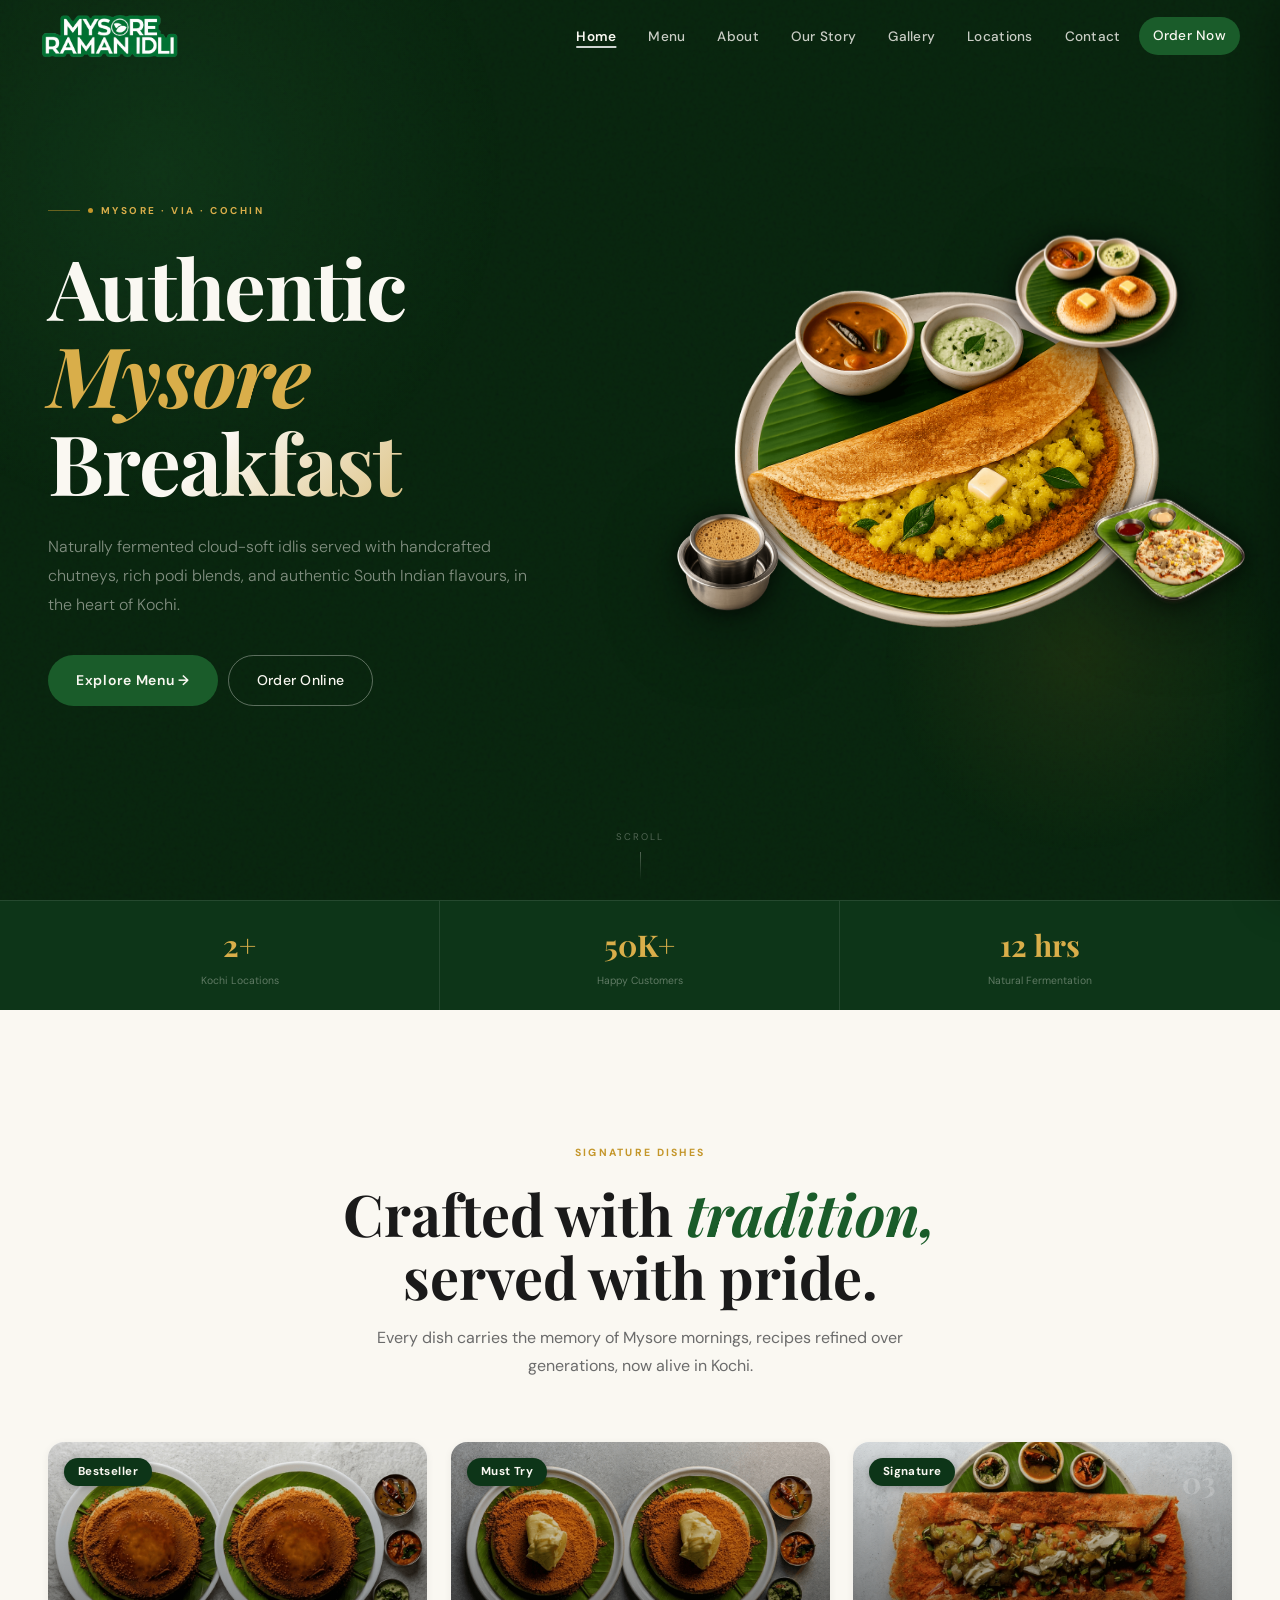
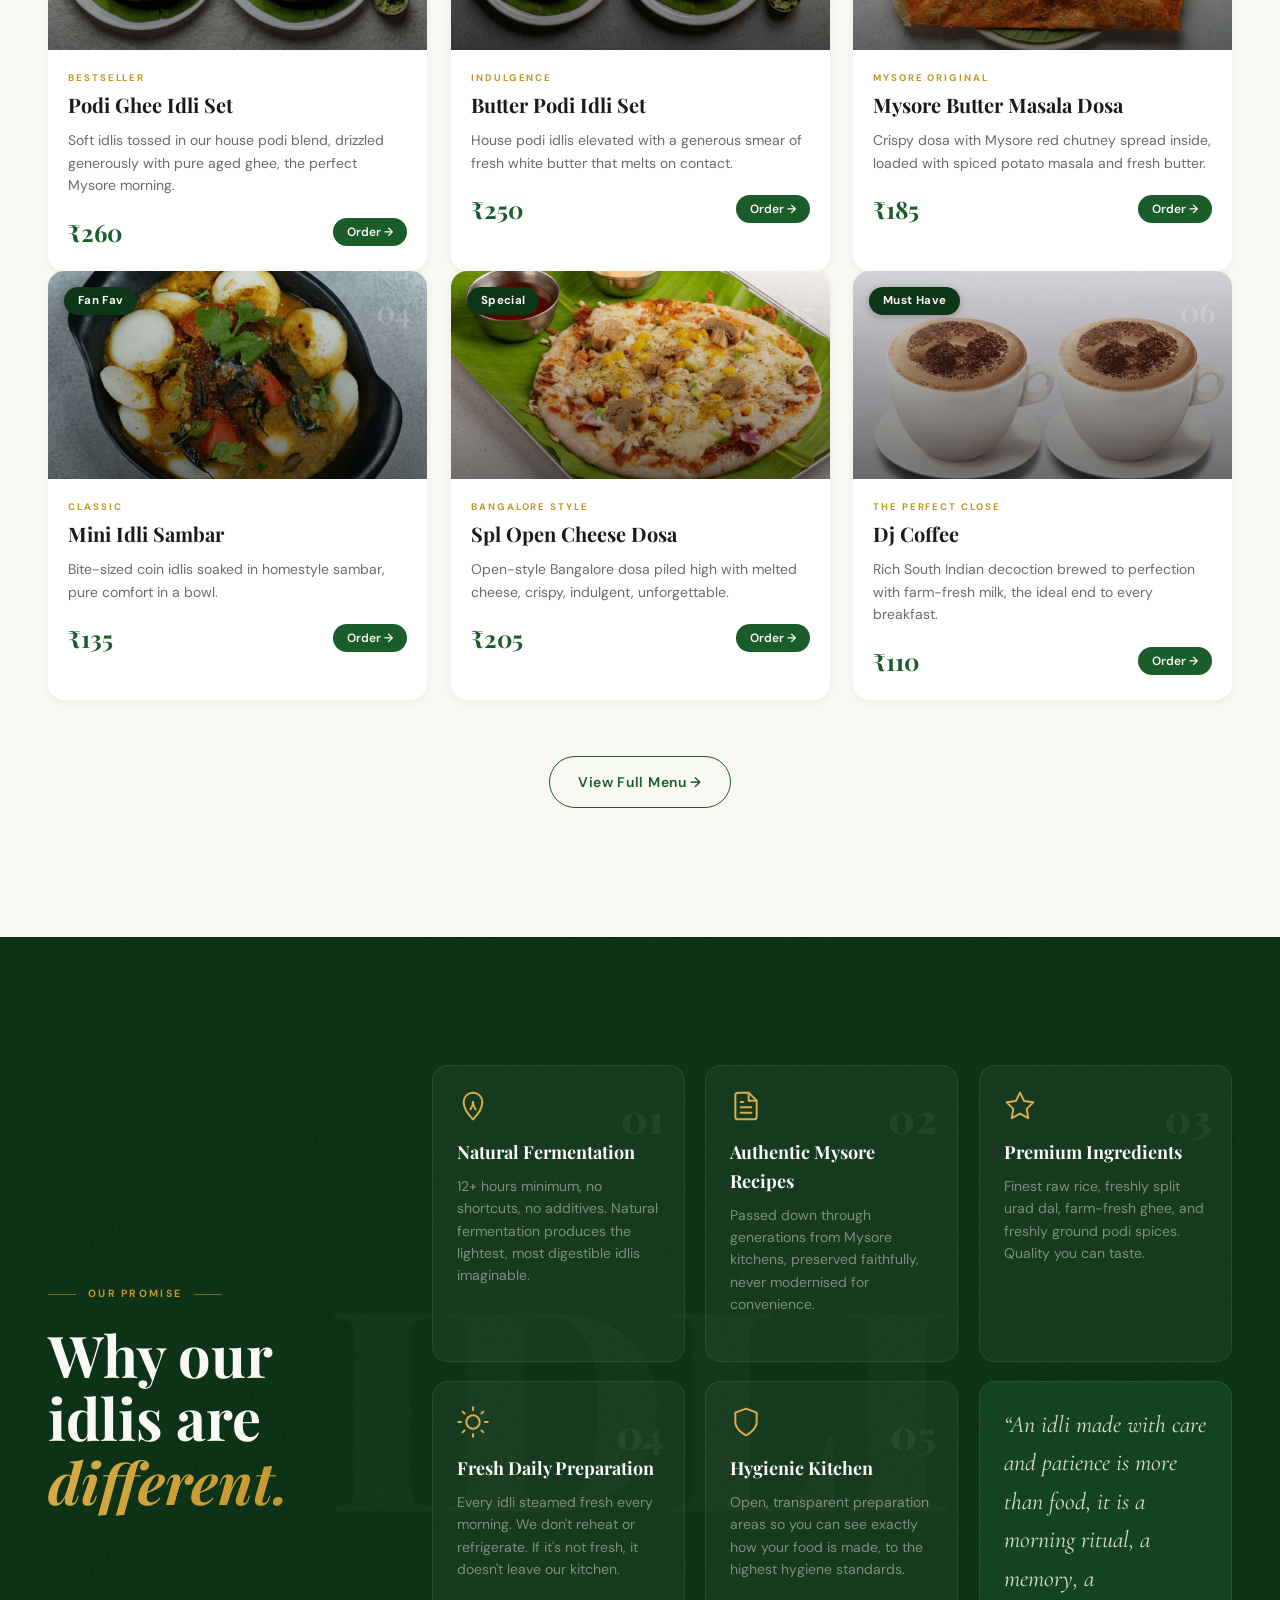
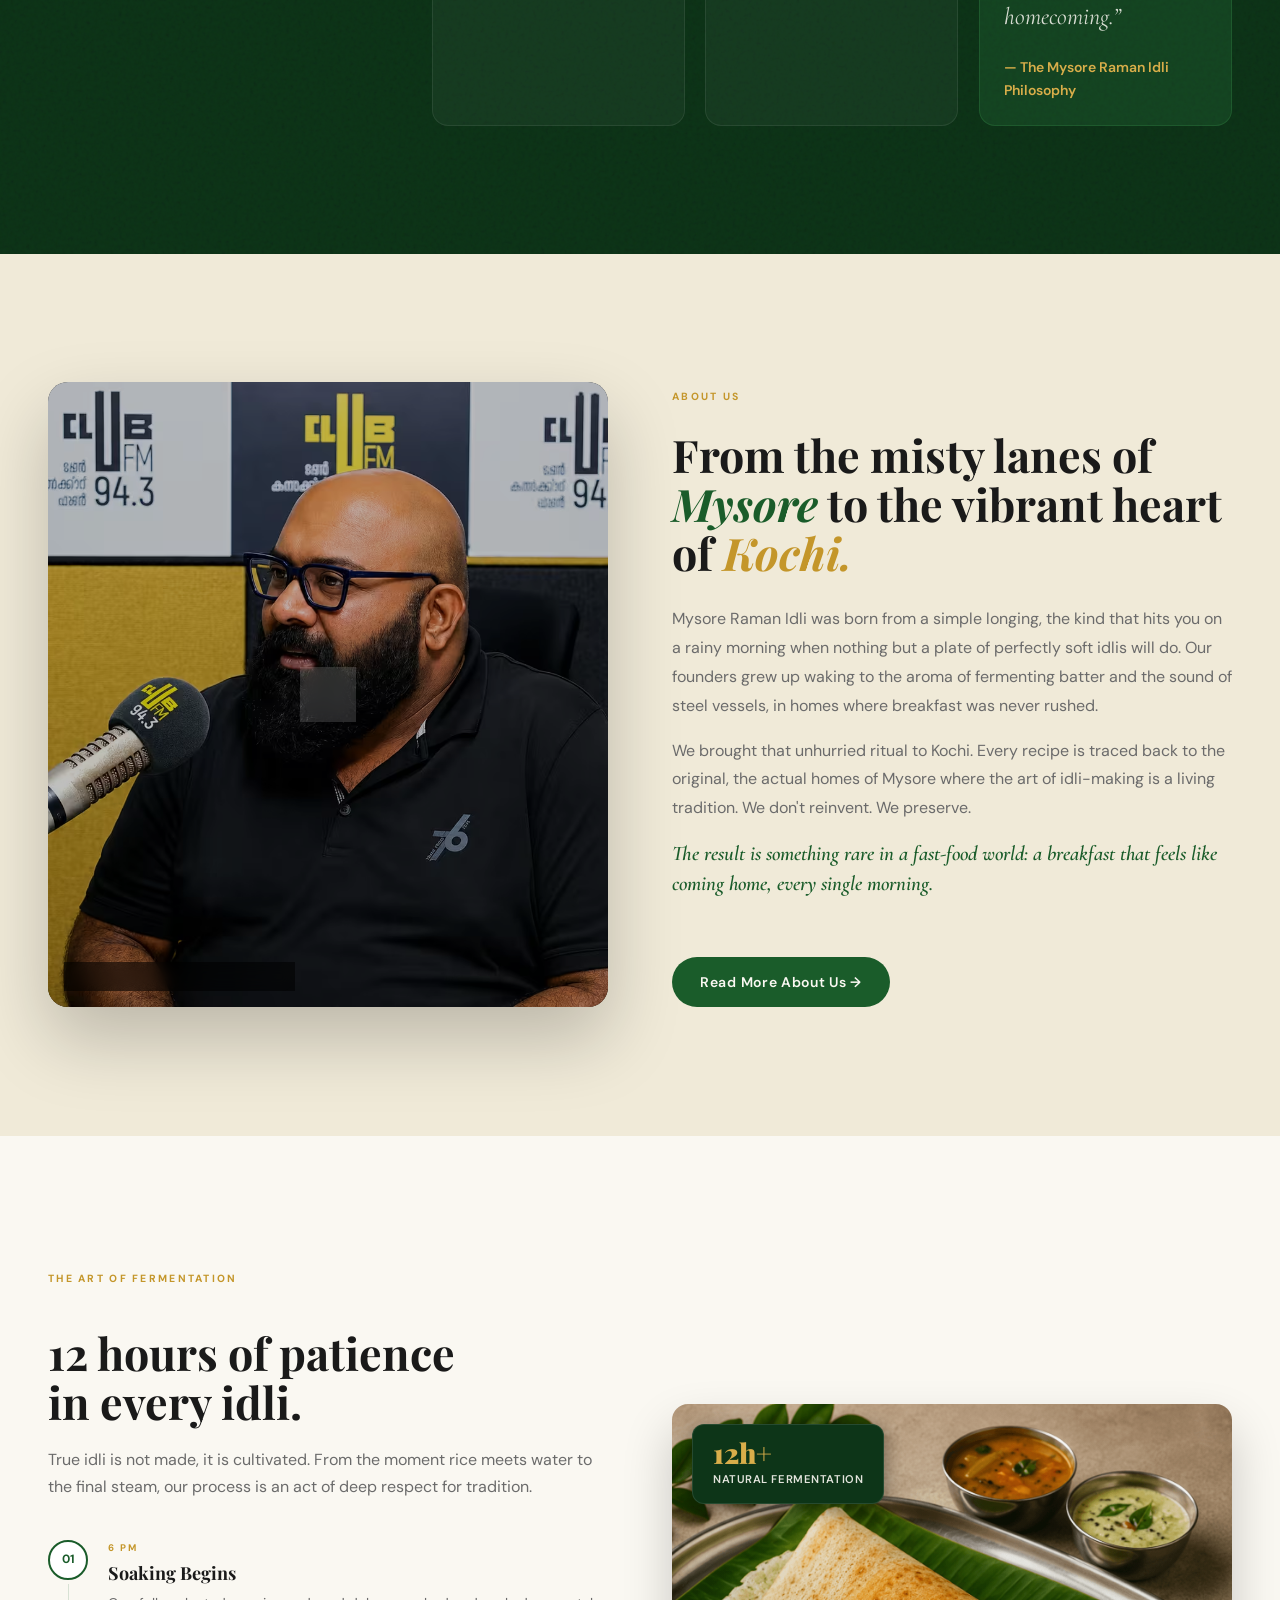
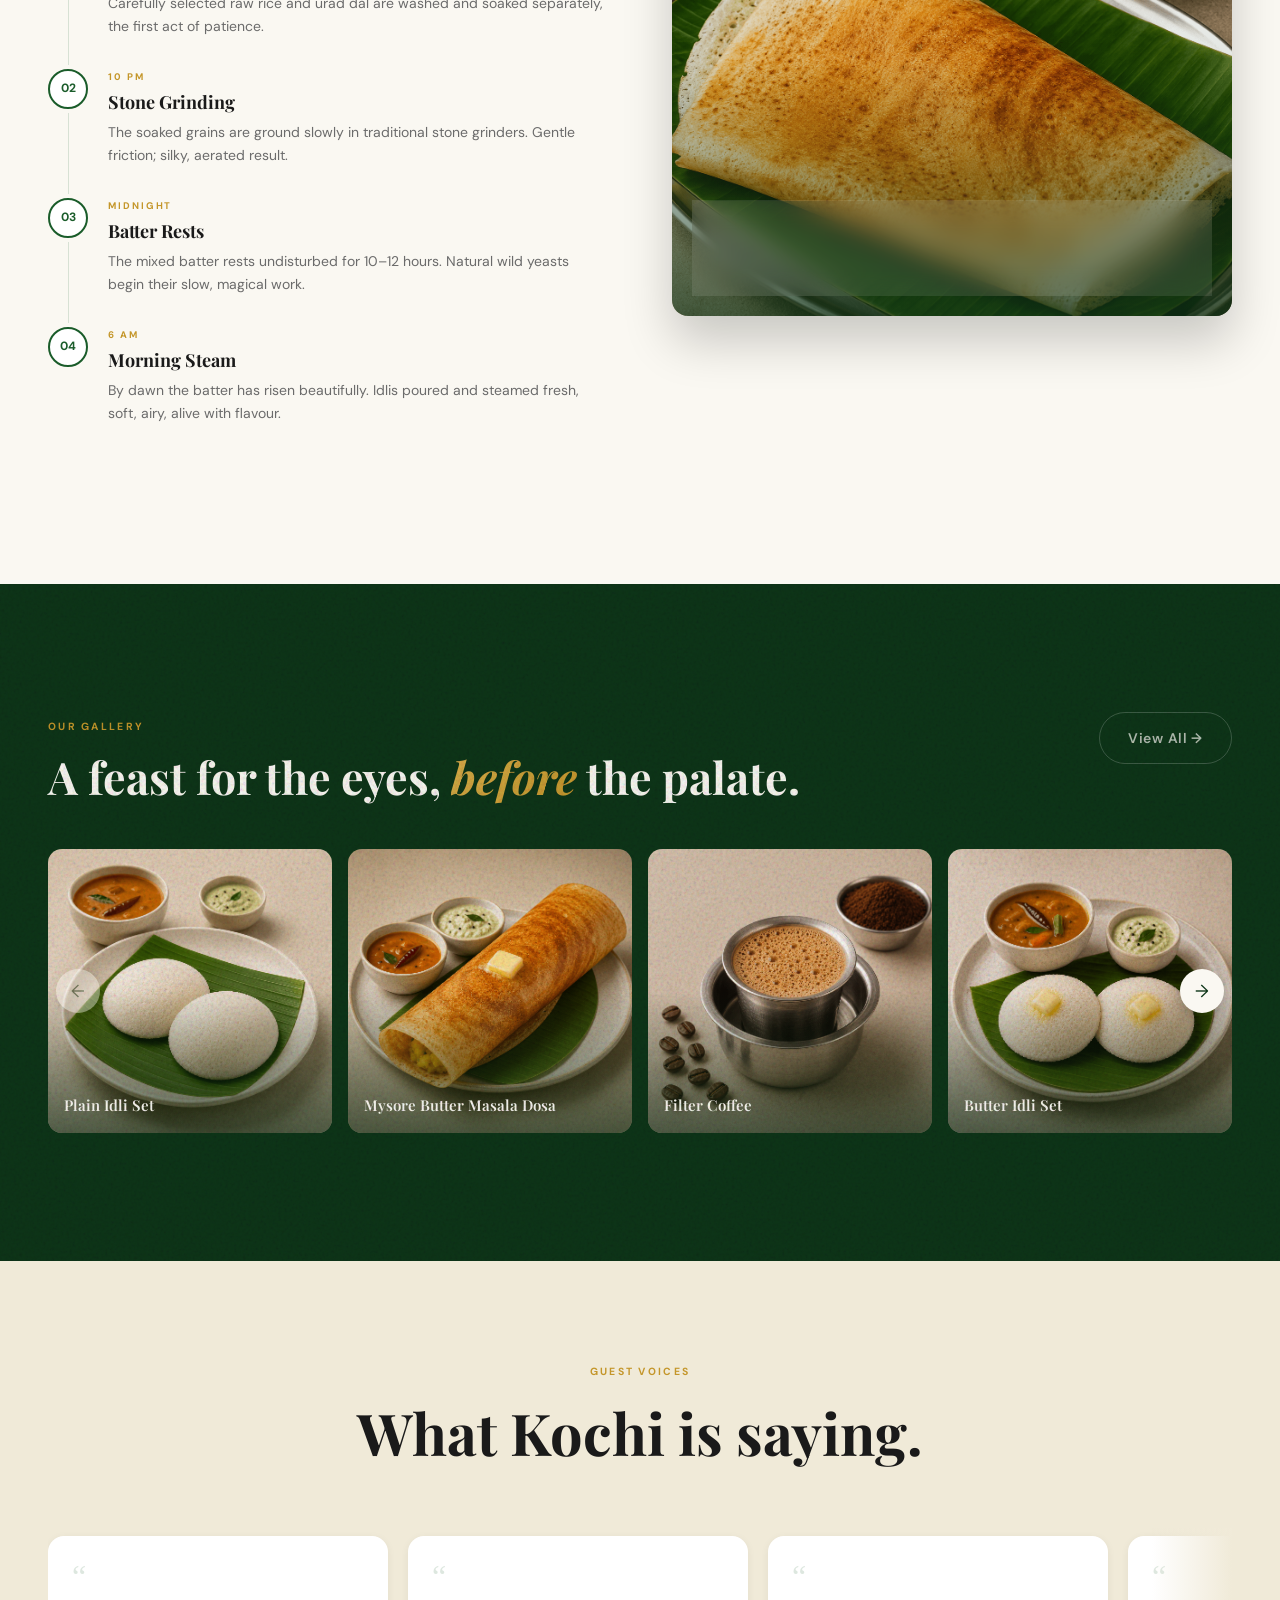
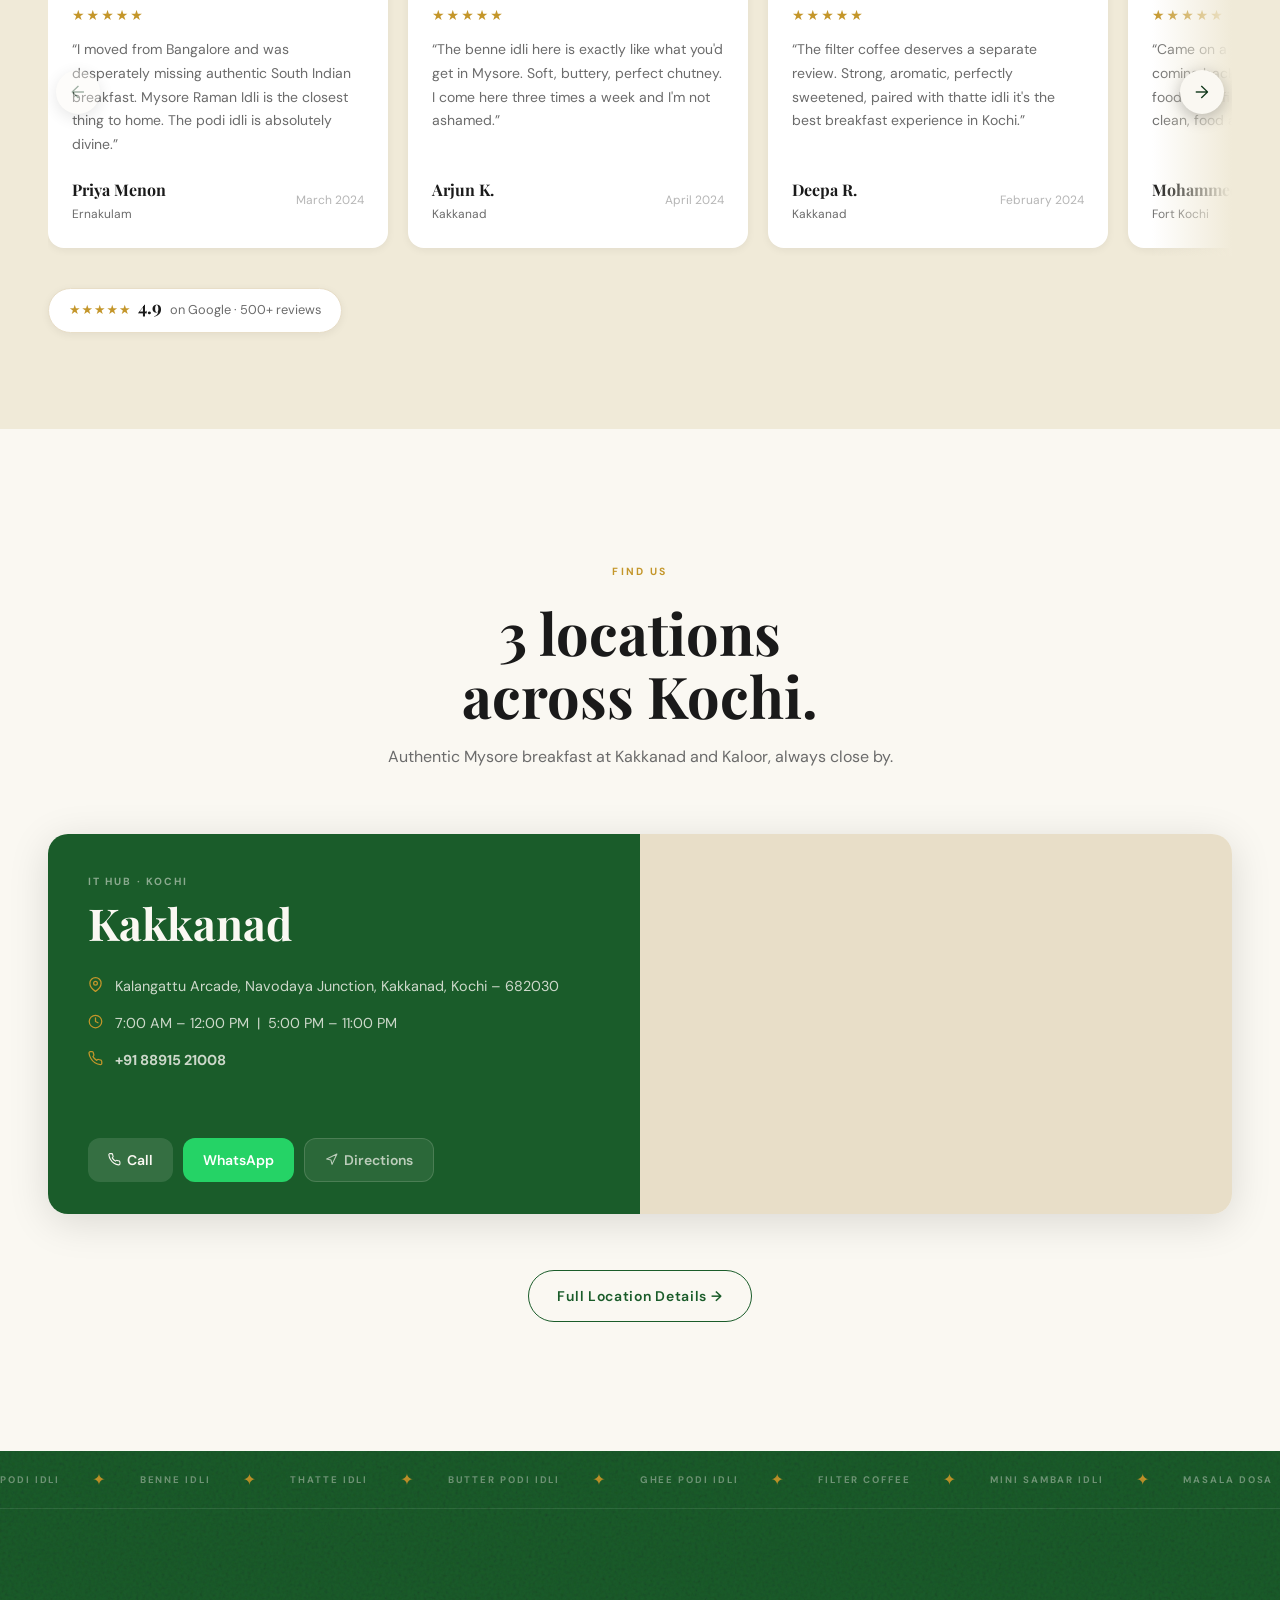
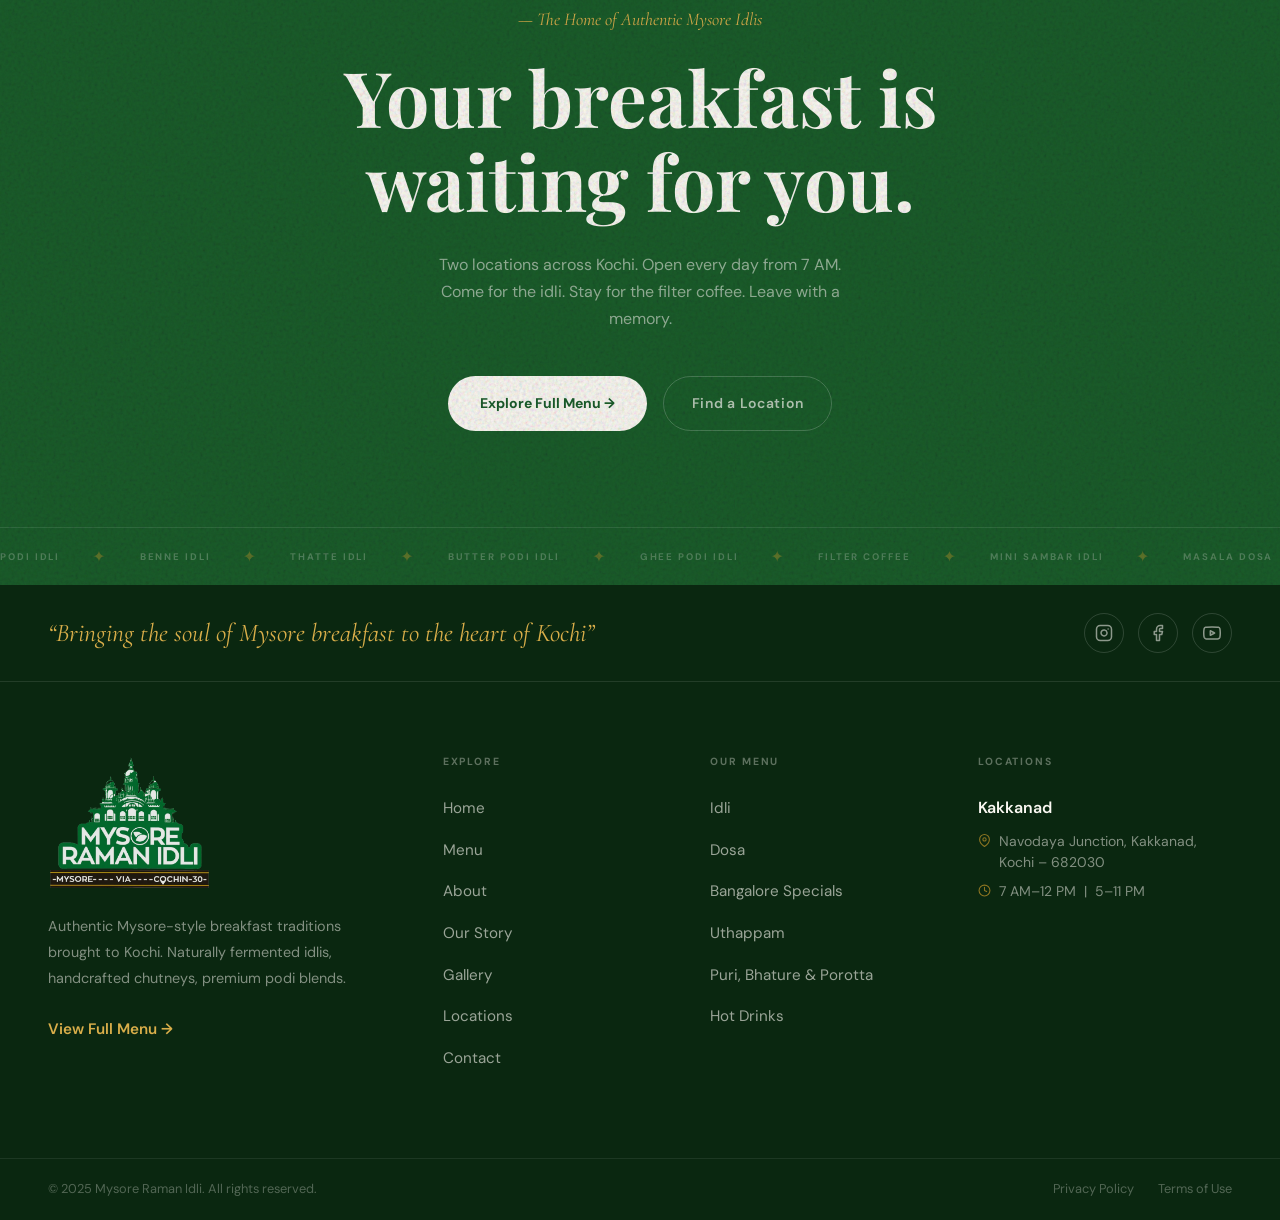
<file: docs/index.html>
<!DOCTYPE html>
<html lang="en">
<head>
  <meta charset="UTF-8" />
  <meta name="viewport" content="width=device-width, initial-scale=1.0" />
  <title>Mysore Raman Idli — Authentic Mysore Breakfast in Kochi</title>
  <meta name="description" content="Naturally fermented cloud-soft idlis served with handcrafted chutneys, rich podi blends, and authentic South Indian flavours, in the heart of Kochi." />
  <!-- Open Graph -->
  <meta property="og:type" content="website" />
  <meta property="og:url" content="https://kiranmrkmr.github.io/mysoreramanidli/" />
  <meta property="og:title" content="Mysore Raman Idli, Authentic Mysore Breakfast in Kochi" />
  <meta property="og:description" content="Naturally fermented cloud-soft idlis served with handcrafted chutneys, rich podi blends, and authentic South Indian flavours, in the heart of Kochi." />
  <meta property="og:image" content="https://kiranmrkmr.github.io/mysoreramanidli/images/og-image.jpg" />
  <meta property="og:image:width" content="1200" />
  <meta property="og:image:height" content="630" />
  <!-- Twitter Card -->
  <meta name="twitter:card" content="summary_large_image" />
  <meta name="twitter:title" content="Mysore Raman Idli, Authentic Mysore Breakfast in Kochi" />
  <meta name="twitter:description" content="Naturally fermented cloud-soft idlis served with handcrafted chutneys, rich podi blends, and authentic South Indian flavours, in the heart of Kochi." />
  <meta name="twitter:image" content="https://kiranmrkmr.github.io/mysoreramanidli/images/og-image.jpg" />
  <link rel="icon" href="images/favicon.png" type="image/png" />
  <link rel="stylesheet" href="css/new-styles.css" />
</head>
<body>

<!-- ===== PAGE LOADER ===== -->
<div class="page-loader" id="pageLoader">
  <img src="images/mri-full-logo.png" alt="Mysore Raman Idli" class="page-loader-logo" />
</div>

<!-- ===== NAVBAR ===== -->
<nav class="navbar" id="navbar">
  <div class="nav-inner">
    <a class="nav-logo" href="index.html">
      <img src="images/mri-text-only-logo.png" alt="Mysore Raman Idli" />
    </a>
    <ul class="nav-links">
      <li><a href="index.html" class="active">Home</a></li>
      <li><a href="menu.html">Menu</a></li>
      <li><a href="about.html">About</a></li>
      <li><a href="story.html">Our Story</a></li>
      <li><a href="gallery.html">Gallery</a></li>
      <li><a href="locations.html">Locations</a></li>
      <li><a href="contact.html">Contact</a></li>
      <li><a href="menu.html" class="nav-order">Order Now</a></li>
    </ul>
    <button class="hamburger" aria-label="Toggle menu">
      <span></span><span></span><span></span>
    </button>
  </div>

</nav>
<div class="nav-overlay"></div>
<nav class="nav-drawer">
  <a href="index.html" class="active">Home</a>
  <a href="menu.html">Menu</a>
  <a href="about.html">About</a>
  <a href="story.html">Our Story</a>
  <a href="gallery.html">Gallery</a>
  <a href="locations.html">Locations</a>
  <a href="contact.html">Contact</a>
  <a href="menu.html" class="nav-drawer-order">Order Now</a>
</nav>


<main>

<!-- ===== HERO ===== -->
<section class="hero grain">
  <video class="hero-video-bg" autoplay muted loop playsinline preload="none" aria-hidden="true">
    <source src="images/hero-video.mp4" type="video/mp4" />
  </video>
  <div class="hero-video-overlay"></div>
  <div class="hero-blobs">
    <div class="hero-blob-1"></div>
    <div class="hero-blob-2"></div>
  </div>

  <div class="hero-split container-xl">
    <!-- Left: text -->
    <div class="hero-left">
      <div class="hero-eyebrow">
        <span class="hero-eyebrow-line"></span>
        <span class="hero-eyebrow-dot"></span>
        <span>Mysore · Via · Cochin</span>
      </div>
      <h1 class="hero-headline">
        <span class="hero-hl-line">Authentic</span>
        <span class="hero-hl-line hero-hl-italic">Mysore</span>
        <span class="hero-hl-line text-gradient">Breakfast</span>
      </h1>
      <p class="hero-sub-text">Naturally fermented cloud-soft idlis served with handcrafted chutneys, rich podi blends, and authentic South Indian flavours, in the heart of Kochi.</p>
      <div class="hero-btns">
        <a href="menu.html" class="btn-green">Explore Menu &rarr;</a>
        <a href="https://wa.me/919876543210" target="_blank" rel="noopener noreferrer" class="btn-outline-cream">Order Online</a>
      </div>
    </div>

    <!-- Right: food cutout -->
    <div class="hero-right">
      <div class="hero-img-wrap">
        <img src="images/hero-transparent-1.png" alt="Mysore Breakfast" class="hero-main-img hero-cutout" />
        <div class="hero-accent hero-accent-1">
          <img src="images/hero-transparent-02.png" alt="Idli" />
        </div>
        <div class="hero-accent hero-accent-2">
          <img src="images/hero-transparent-03.png" alt="Coffee" />
        </div>
        <div class="hero-accent hero-accent-3">
          <img src="images/hero-transparent-04.png" alt="Chutney" />
        </div>
      </div>
    </div>
  </div>

  <!-- Scroll cue -->
  <div class="hero-scroll">
    <span class="hero-scroll-label">Scroll</span>
    <div class="hero-scroll-line"></div>
  </div>

</section>

<!-- Stats bar (below 100vh hero) -->
<div class="hero-stats">
  <div class="hero-stats-grid">
    <div class="hero-stat">
      <span class="hero-stat-val">2+</span>
      <span class="hero-stat-label">Kochi Locations</span>
    </div>
    <div class="hero-stat">
      <span class="hero-stat-val">50K+</span>
      <span class="hero-stat-label">Happy Customers</span>
    </div>
    <div class="hero-stat">
      <span class="hero-stat-val">12 hrs</span>
      <span class="hero-stat-label">Natural Fermentation</span>
    </div>
  </div>
</div>

<!-- ===== SIGNATURE DISHES ===== -->
<section class="dishes-section">
  <div class="container-xl">
    <div class="section-header reveal">
      <div class="section-label justify-center" style="justify-content:center;margin-bottom:1.25rem;">Signature Dishes</div>
      <h2>Crafted with <em style="font-style:italic;color:var(--forest-green);">tradition,</em><br class="hidden-sm" /> served with pride.</h2>
      <p>Every dish carries the memory of Mysore mornings, recipes refined over generations, now alive in Kochi.</p>
    </div>

    <div class="dishes-grid">
      <!-- Dish 01 -->
      <article class="dish-card reveal" data-delay="0">
        <div class="dish-img-wrap">
          <img src="images/001.png" alt="Podi Ghee Idli Set" loading="lazy" />
          <div class="dish-img-overlay"></div>
          <span class="dish-badge">Bestseller</span>
          <span class="dish-num">01</span>
        </div>
        <div class="dish-body">
          <p class="dish-tag">Bestseller</p>
          <h3 class="dish-name">Podi Ghee Idli Set</h3>
          <p class="dish-desc">Soft idlis tossed in our house podi blend, drizzled generously with pure aged ghee, the perfect Mysore morning.</p>
          <div class="dish-footer">
            <span class="dish-price">&#8377;260</span>
            <button class="dish-order" data-dish data-name="Podi Ghee Idli Set" data-price="260">Order &rarr;</button>
          </div>
        </div>
      </article>
      <!-- Dish 02 -->
      <article class="dish-card reveal" data-delay="0.12">
        <div class="dish-img-wrap">
          <img src="images/002.png" alt="Butter Podi Idli Set" loading="lazy" />
          <div class="dish-img-overlay"></div>
          <span class="dish-badge">Must Try</span>
          <span class="dish-num">02</span>
        </div>
        <div class="dish-body">
          <p class="dish-tag">Indulgence</p>
          <h3 class="dish-name">Butter Podi Idli Set</h3>
          <p class="dish-desc">House podi idlis elevated with a generous smear of fresh white butter that melts on contact.</p>
          <div class="dish-footer">
            <span class="dish-price">&#8377;250</span>
            <button class="dish-order" data-dish data-name="Butter Podi Idli Set" data-price="250">Order &rarr;</button>
          </div>
        </div>
      </article>
      <!-- Dish 03 -->
      <article class="dish-card reveal" data-delay="0.24">
        <div class="dish-img-wrap">
          <img src="images/003.png" alt="Mysore Butter Masala Dosa" loading="lazy" />
          <div class="dish-img-overlay"></div>
          <span class="dish-badge">Signature</span>
          <span class="dish-num">03</span>
        </div>
        <div class="dish-body">
          <p class="dish-tag">Mysore Original</p>
          <h3 class="dish-name">Mysore Butter Masala Dosa</h3>
          <p class="dish-desc">Crispy dosa with Mysore red chutney spread inside, loaded with spiced potato masala and fresh butter.</p>
          <div class="dish-footer">
            <span class="dish-price">&#8377;185</span>
            <button class="dish-order" data-dish data-name="Mysore Butter Masala Dosa" data-price="185">Order &rarr;</button>
          </div>
        </div>
      </article>
    </div>
    <!-- Mobile-only CTA after 3 cards -->
    <div class="dishes-mobile-cta">
      <a href="menu.html" class="btn-outline-green">View Full Menu &rarr;</a>
    </div>
    <div class="dishes-grid dishes-grid-extra">
      <!-- Dish 04 -->
      <article class="dish-card reveal" data-delay="0">
        <div class="dish-img-wrap">
          <img src="images/004.png" alt="Mini Idli Sambar" loading="lazy" />
          <div class="dish-img-overlay"></div>
          <span class="dish-badge">Fan Fav</span>
          <span class="dish-num">04</span>
        </div>
        <div class="dish-body">
          <p class="dish-tag">Classic</p>
          <h3 class="dish-name">Mini Idli Sambar</h3>
          <p class="dish-desc">Bite-sized coin idlis soaked in homestyle sambar, pure comfort in a bowl.</p>
          <div class="dish-footer">
            <span class="dish-price">&#8377;135</span>
            <button class="dish-order" data-dish data-name="Mini Idli Sambar" data-price="135">Order &rarr;</button>
          </div>
        </div>
      </article>
      <!-- Dish 05 -->
      <article class="dish-card reveal" data-delay="0.12">
        <div class="dish-img-wrap">
          <img src="images/005.png" alt="Spl Open Cheese Dosa" loading="lazy" />
          <div class="dish-img-overlay"></div>
          <span class="dish-badge">Special</span>
          <span class="dish-num">05</span>
        </div>
        <div class="dish-body">
          <p class="dish-tag">Bangalore Style</p>
          <h3 class="dish-name">Spl Open Cheese Dosa</h3>
          <p class="dish-desc">Open-style Bangalore dosa piled high with melted cheese, crispy, indulgent, unforgettable.</p>
          <div class="dish-footer">
            <span class="dish-price">&#8377;205</span>
            <button class="dish-order" data-dish data-name="Spl Open Cheese Dosa" data-price="205">Order &rarr;</button>
          </div>
        </div>
      </article>
      <!-- Dish 06 -->
      <article class="dish-card reveal" data-delay="0.24">
        <div class="dish-img-wrap">
          <img src="images/006.png" alt="Dj Coffee" loading="lazy" />
          <div class="dish-img-overlay"></div>
          <span class="dish-badge">Must Have</span>
          <span class="dish-num">06</span>
        </div>
        <div class="dish-body">
          <p class="dish-tag">The Perfect Close</p>
          <h3 class="dish-name">Dj Coffee</h3>
          <p class="dish-desc">Rich South Indian decoction brewed to perfection with farm-fresh milk, the ideal end to every breakfast.</p>
          <div class="dish-footer">
            <span class="dish-price">&#8377;110</span>
            <button class="dish-order" data-dish data-name="Dj Coffee" data-price="110">Order &rarr;</button>
          </div>
        </div>
      </article>
    </div><!-- /.dishes-grid-extra -->

    <div class="section-cta reveal">
      <a href="menu.html" class="btn-outline-green">View Full Menu &rarr;</a>
    </div>
  </div>
</section>

<!-- ===== WHY DIFFERENT ===== -->
<section class="why-section grain">
  <div class="why-watermark"><span>IDLI</span></div>
  <div class="container-xl" style="position:relative;z-index:2;">
    <div class="why-layout">
      <div class="why-intro reveal">
        <div class="section-label" style="margin-bottom:1.25rem;">
          <span class="section-label-line"></span> Our Promise <span class="section-label-line"></span>
        </div>
        <h2>Why our idlis are <span class="text-gradient-gold" style="font-style:italic;">different.</span></h2>
      </div>

    <div class="pillars-grid">
      <div class="pillar-card reveal" data-delay="0">
        <span class="pillar-num">01</span>
        <div class="pillar-icon"><svg xmlns="http://www.w3.org/2000/svg" viewBox="0 0 24 24" fill="none" stroke="currentColor" stroke-width="1.5" stroke-linecap="round" stroke-linejoin="round"><path d="M12 22c-4-4-7-9-7-13a7 7 0 0 1 14 0c0 4-3 9-7 13z"/><path d="M12 9c0 3-2 5.5-2 5.5"/><path d="M12 9c0 3 2 5.5 2 5.5"/></svg></div>
        <h3 class="pillar-title">Natural Fermentation</h3>
        <p class="pillar-desc">12+ hours minimum, no shortcuts, no additives. Natural fermentation produces the lightest, most digestible idlis imaginable.</p>
        <div class="pillar-line"></div>
      </div>
      <div class="pillar-card reveal" data-delay="0.09">
        <span class="pillar-num">02</span>
        <div class="pillar-icon"><svg xmlns="http://www.w3.org/2000/svg" viewBox="0 0 24 24" fill="none" stroke="currentColor" stroke-width="1.5" stroke-linecap="round" stroke-linejoin="round"><path d="M14 2H6a2 2 0 0 0-2 2v16a2 2 0 0 0 2 2h12a2 2 0 0 0 2-2V8z"/><polyline points="14 2 14 8 20 8"/><line x1="8" y1="13" x2="16" y2="13"/><line x1="8" y1="17" x2="16" y2="17"/><line x1="8" y1="9" x2="10" y2="9"/></svg></div>
        <h3 class="pillar-title">Authentic Mysore Recipes</h3>
        <p class="pillar-desc">Passed down through generations from Mysore kitchens, preserved faithfully, never modernised for convenience.</p>
        <div class="pillar-line"></div>
      </div>
      <div class="pillar-card reveal" data-delay="0.18">
        <span class="pillar-num">03</span>
        <div class="pillar-icon"><svg xmlns="http://www.w3.org/2000/svg" viewBox="0 0 24 24" fill="none" stroke="currentColor" stroke-width="1.5" stroke-linecap="round" stroke-linejoin="round"><polygon points="12 2 15.09 8.26 22 9.27 17 14.14 18.18 21.02 12 17.77 5.82 21.02 7 14.14 2 9.27 8.91 8.26 12 2"/></svg></div>
        <h3 class="pillar-title">Premium Ingredients</h3>
        <p class="pillar-desc">Finest raw rice, freshly split urad dal, farm-fresh ghee, and freshly ground podi spices. Quality you can taste.</p>
        <div class="pillar-line"></div>
      </div>
      <div class="pillar-card reveal" data-delay="0.27">
        <span class="pillar-num">04</span>
        <div class="pillar-icon"><svg xmlns="http://www.w3.org/2000/svg" viewBox="0 0 24 24" fill="none" stroke="currentColor" stroke-width="1.5" stroke-linecap="round" stroke-linejoin="round"><circle cx="12" cy="12" r="5"/><line x1="12" y1="1" x2="12" y2="3"/><line x1="12" y1="21" x2="12" y2="23"/><line x1="4.22" y1="4.22" x2="5.64" y2="5.64"/><line x1="18.36" y1="18.36" x2="19.78" y2="19.78"/><line x1="1" y1="12" x2="3" y2="12"/><line x1="21" y1="12" x2="23" y2="12"/><line x1="4.22" y1="19.78" x2="5.64" y2="18.36"/><line x1="18.36" y1="5.64" x2="19.78" y2="4.22"/></svg></div>
        <h3 class="pillar-title">Fresh Daily Preparation</h3>
        <p class="pillar-desc">Every idli steamed fresh every morning. We don't reheat or refrigerate. If it's not fresh, it doesn't leave our kitchen.</p>
        <div class="pillar-line"></div>
      </div>
      <div class="pillar-card reveal" data-delay="0.36">
        <span class="pillar-num">05</span>
        <div class="pillar-icon"><svg xmlns="http://www.w3.org/2000/svg" viewBox="0 0 24 24" fill="none" stroke="currentColor" stroke-width="1.5" stroke-linecap="round" stroke-linejoin="round"><path d="M12 22s8-4 8-10V5l-8-3-8 3v7c0 6 8 10 8 10z"/></svg></div>
        <h3 class="pillar-title">Hygienic Kitchen</h3>
        <p class="pillar-desc">Open, transparent preparation areas so you can see exactly how your food is made, to the highest hygiene standards.</p>
        <div class="pillar-line"></div>
      </div>
      <div class="quote-card reveal" data-delay="0.45">
        <blockquote>&ldquo;An idli made with care and patience is more than food, it is a morning ritual, a memory, a homecoming.&rdquo;</blockquote>
        <p class="quote-author">— The Mysore Raman Idli Philosophy</p>
      </div>
    </div>
    </div><!-- end why-layout -->
  </div>
</section>

<!-- ===== BRAND STORY ===== -->
<section class="story-section">
  <div class="container-xl">
    <div class="story-grid">
      <div class="story-video-wrap reveal-left" id="homeVideoWrap">
        <video
          id="homeVideo"
          class="home-story-video"
          src="images/home-interview.mp4"
          preload="none"
          playsinline
          poster="images/sandeep-poster.avif"
        ></video>
        <div class="svp-overlay state-idle" id="homeVideoOverlay">
          <button class="svp-btn" id="homeVideoBtn" aria-label="Play video">
            <svg class="svp-icon-play" width="28" height="28" viewBox="0 0 24 24" fill="currentColor"><polygon points="5,3 19,12 5,21"/></svg>
            <svg class="svp-icon-pause" width="28" height="28" viewBox="0 0 24 24" fill="currentColor"><rect x="5" y="3" width="4" height="18" rx="1"/><rect x="15" y="3" width="4" height="18" rx="1"/></svg>
          </button>
        </div>
        <div class="home-video-tag" id="homeVideoTag">
          <svg width="14" height="14" viewBox="0 0 24 24" fill="none" stroke="currentColor" stroke-width="2" stroke-linecap="round" stroke-linejoin="round"><circle cx="12" cy="12" r="10"/><polyline points="12 6 12 12 16 14"/></svg>
          Sandeep's story, in his own words
        </div>
        <a href="story.html#ch-video" class="home-video-fullbtn" id="homeVideoFullBtn">
          <svg width="13" height="13" viewBox="0 0 24 24" fill="none" stroke="currentColor" stroke-width="2.5" stroke-linecap="round" stroke-linejoin="round"><polygon points="5,3 19,12 5,21"/></svg>
          View full story video
        </a>
      </div>
      <div class="story-text reveal">
        <div class="section-label" style="margin-bottom:1.5rem;">About Us</div>
        <h2>From the misty lanes of <span class="mysore">Mysore</span> to the vibrant heart of <span class="kochi">Kochi.</span></h2>
        <p>Mysore Raman Idli was born from a simple longing, the kind that hits you on a rainy morning when nothing but a plate of perfectly soft idlis will do. Our founders grew up waking to the aroma of fermenting batter and the sound of steel vessels, in homes where breakfast was never rushed.</p>
        <p>We brought that unhurried ritual to Kochi. Every recipe is traced back to the original, the actual homes of Mysore where the art of idli-making is a living tradition. We don't reinvent. We preserve.</p>
        <p class="accent-text">The result is something rare in a fast-food world: a breakfast that feels like coming home, every single morning.</p>
        <br />
        <a href="about.html" class="btn-green" style="margin-top:1rem;">Read More About Us &rarr;</a>
      </div>
    </div>
  </div>
</section>

<!-- ===== FERMENTATION ===== -->
<section class="ferm-section">
  <div class="container-xl">
    <div class="ferm-grid">
      <!-- Text / Steps -->
      <div>
        <div class="reveal">
          <div class="section-label" style="margin-bottom:1.5rem;">The Art of Fermentation</div>
          <h2 class="ferm-title">12 hours of patience<br />in every idli.</h2>
          <p class="ferm-subtitle">True idli is not made, it is cultivated. From the moment rice meets water to the final steam, our process is an act of deep respect for tradition.</p>
        </div>

        <div class="ferm-step reveal" data-delay="0">
          <div class="ferm-step-connector">
            <div class="ferm-step-dot">01</div>
            <div class="ferm-step-line"></div>
          </div>
          <div class="ferm-step-content">
            <p class="ferm-step-time">6 PM</p>
            <h4 class="ferm-step-title">Soaking Begins</h4>
            <p class="ferm-step-desc">Carefully selected raw rice and urad dal are washed and soaked separately, the first act of patience.</p>
          </div>
        </div>

        <div class="ferm-step reveal" data-delay="0.1">
          <div class="ferm-step-connector">
            <div class="ferm-step-dot">02</div>
            <div class="ferm-step-line"></div>
          </div>
          <div class="ferm-step-content">
            <p class="ferm-step-time">10 PM</p>
            <h4 class="ferm-step-title">Stone Grinding</h4>
            <p class="ferm-step-desc">The soaked grains are ground slowly in traditional stone grinders. Gentle friction; silky, aerated result.</p>
          </div>
        </div>

        <div class="ferm-step reveal" data-delay="0.2">
          <div class="ferm-step-connector">
            <div class="ferm-step-dot">03</div>
            <div class="ferm-step-line"></div>
          </div>
          <div class="ferm-step-content">
            <p class="ferm-step-time">Midnight</p>
            <h4 class="ferm-step-title">Batter Rests</h4>
            <p class="ferm-step-desc">The mixed batter rests undisturbed for 10–12 hours. Natural wild yeasts begin their slow, magical work.</p>
          </div>
        </div>

        <div class="ferm-step reveal" data-delay="0.3">
          <div class="ferm-step-connector">
            <div class="ferm-step-dot">04</div>
          </div>
          <div class="ferm-step-content">
            <p class="ferm-step-time">6 AM</p>
            <h4 class="ferm-step-title">Morning Steam</h4>
            <p class="ferm-step-desc">By dawn the batter has risen beautifully. Idlis poured and steamed fresh, soft, airy, alive with flavour.</p>
          </div>
        </div>
      </div>

      <!-- Image -->
      <div class="ferm-img-wrap reveal-right">
        <div class="ferm-img-shadow"></div>
        <div class="ferm-img">
          <img src="images/ferm-img.png" alt="Dosa preparation" loading="lazy" />
          <div class="ferm-img-overlay"></div>
          <div class="ferm-img-quote">
            <p>&ldquo;Fermentation is the original slow food. It cannot be rushed, only respected.&rdquo;</p>
          </div>
        </div>
        <div class="ferm-badge">
          <p>12h+</p>
          <p>Natural Fermentation</p>
        </div>
      </div>
    </div>
  </div>
</section>

<!-- ===== GALLERY PREVIEW ===== -->
<section class="gallery-preview-section grain">
  <div class="container-xl">
    <div class="gallery-preview-header reveal">
      <div>
        <div class="section-label" style="margin-bottom:1rem;">Our Gallery</div>
        <h2>A feast for the eyes, <span class="text-gradient-gold" style="font-style:italic;">before</span> the palate.</h2>
      </div>
      <a href="gallery.html" class="btn-outline-dark" style="flex-shrink:0;">View All &rarr;</a>
    </div>

    <div class="gallery-carousel-wrap">
      <div class="gallery-carousel" id="galleryCarousel">
        <div class="gallery-carousel-item">
          <img src="images/ChatGPT Image Jun 1, 2026, 07_07_04 PM.png" alt="Plain Idli Set" loading="lazy" />
          <div class="gallery-item-overlay"><span class="gallery-item-label">Plain Idli Set</span></div>
        </div>
        <div class="gallery-carousel-item">
          <img src="images/ChatGPT Image Jun 1, 2026, 07_08_29 PM.png" alt="Mysore Butter Masala Dosa" loading="lazy" />
          <div class="gallery-item-overlay"><span class="gallery-item-label">Mysore Butter Masala Dosa</span></div>
        </div>
        <div class="gallery-carousel-item">
          <img src="images/ChatGPT Image Jun 1, 2026, 07_13_20 PM.png" alt="Filter Coffee" loading="lazy" />
          <div class="gallery-item-overlay"><span class="gallery-item-label">Filter Coffee</span></div>
        </div>
        <div class="gallery-carousel-item">
          <img src="images/ChatGPT Image Jun 1, 2026, 07_17_31 PM.png" alt="Butter Idli Set" loading="lazy" />
          <div class="gallery-item-overlay"><span class="gallery-item-label">Butter Idli Set</span></div>
        </div>
        <div class="gallery-carousel-item">
          <img src="images/ChatGPT Image Jun 1, 2026, 07_19_37 PM.png" alt="Masala Dosa" loading="lazy" />
          <div class="gallery-item-overlay"><span class="gallery-item-label">Masala Dosa</span></div>
        </div>
        <div class="gallery-carousel-item">
          <img src="images/ChatGPT Image Jun 1, 2026, 07_22_59 PM.png" alt="Podi Ghee Idli" loading="lazy" />
          <div class="gallery-item-overlay"><span class="gallery-item-label">Podi Ghee Idli</span></div>
        </div>
        <div class="gallery-carousel-item">
          <img src="images/ChatGPT Image Jun 1, 2026, 07_25_35 PM.png" alt="Open Mysore Masala Dosa" loading="lazy" />
          <div class="gallery-item-overlay"><span class="gallery-item-label">Open Mysore Masala Dosa</span></div>
        </div>
        <div class="gallery-carousel-item">
          <img src="images/ChatGPT Image Jun 1, 2026, 07_28_11 PM.png" alt="Uthappam" loading="lazy" />
          <div class="gallery-item-overlay"><span class="gallery-item-label">Uthappam</span></div>
        </div>
      </div>
      <button class="gallery-carousel-btn prev" id="galleryPrev" aria-label="Previous">&#8592;</button>
      <button class="gallery-carousel-btn next" id="galleryNext" aria-label="Next">&#8594;</button>
    </div>
  </div>
</section>

<!-- ===== REVIEWS ===== -->
<section class="reviews-section">
  <div class="container-xl">
    <div class="section-header reveal">
      <div class="section-label justify-center" style="justify-content:center;margin-bottom:1.25rem;">Guest Voices</div>
      <h2>What Kochi is saying.</h2>
    </div>

    <div class="reviews-scroll-wrap">
      <button class="gallery-carousel-btn prev reviews-arrow-desktop" id="reviewsPrev" aria-label="Previous">&#8592;</button>
      <button class="gallery-carousel-btn next reviews-arrow-desktop" id="reviewsNext" aria-label="Next">&#8594;</button>
      <div class="reviews-scroll" id="reviewsScroll">
        <div class="review-card">
          <div class="review-quote-icon">&ldquo;</div>
          <div class="review-stars">
            <span>&#9733;</span><span>&#9733;</span><span>&#9733;</span><span>&#9733;</span><span>&#9733;</span>
          </div>
          <p class="review-text">&ldquo;I moved from Bangalore and was desperately missing authentic South Indian breakfast. Mysore Raman Idli is the closest thing to home. The podi idli is absolutely divine.&rdquo;</p>
          <div class="review-footer">
            <div>
              <p class="review-name">Priya Menon</p>
              <p class="review-loc">Ernakulam</p>
            </div>
            <span class="review-date">March 2024</span>
          </div>
        </div>
        <div class="review-card">
          <div class="review-quote-icon">&ldquo;</div>
          <div class="review-stars">
            <span>&#9733;</span><span>&#9733;</span><span>&#9733;</span><span>&#9733;</span><span>&#9733;</span>
          </div>
          <p class="review-text">&ldquo;The benne idli here is exactly like what you'd get in Mysore. Soft, buttery, perfect chutney. I come here three times a week and I'm not ashamed.&rdquo;</p>
          <div class="review-footer">
            <div>
              <p class="review-name">Arjun K.</p>
              <p class="review-loc">Kakkanad</p>
            </div>
            <span class="review-date">April 2024</span>
          </div>
        </div>
        <div class="review-card">
          <div class="review-quote-icon">&ldquo;</div>
          <div class="review-stars">
            <span>&#9733;</span><span>&#9733;</span><span>&#9733;</span><span>&#9733;</span><span>&#9733;</span>
          </div>
          <p class="review-text">&ldquo;The filter coffee deserves a separate review. Strong, aromatic, perfectly sweetened, paired with thatte idli it's the best breakfast experience in Kochi.&rdquo;</p>
          <div class="review-footer">
            <div>
              <p class="review-name">Deepa R.</p>
              <p class="review-loc">Kakkanad</p>
            </div>
            <span class="review-date">February 2024</span>
          </div>
        </div>
        <div class="review-card">
          <div class="review-quote-icon">&ldquo;</div>
          <div class="review-stars">
            <span>&#9733;</span><span>&#9733;</span><span>&#9733;</span><span>&#9733;</span><span>&#9733;</span>
          </div>
          <p class="review-text">&ldquo;Came on a recommendation and can't stop coming back. Mini sambar idli is comfort food at its finest. Staff is warm, place is clean, food always fresh.&rdquo;</p>
          <div class="review-footer">
            <div>
              <p class="review-name">Mohammed Faiz</p>
              <p class="review-loc">Fort Kochi</p>
            </div>
            <span class="review-date">May 2024</span>
          </div>
        </div>
        <div class="review-card">
          <div class="review-quote-icon">&ldquo;</div>
          <div class="review-stars">
            <span>&#9733;</span><span>&#9733;</span><span>&#9733;</span><span>&#9733;</span><span>&#9733;</span>
          </div>
          <p class="review-text">&ldquo;Worth the 40-minute drive from Aluva. The ghee podi idli is something else, rich, fragrant, and so satisfying. This is how idli is supposed to taste.&rdquo;</p>
          <div class="review-footer">
            <div>
              <p class="review-name">Lakshmi Nair</p>
              <p class="review-loc">Aluva</p>
            </div>
            <span class="review-date">January 2024</span>
          </div>
        </div>
      </div>
      <div class="reviews-fade"></div>
      <!-- Mobile arrow row -->
      <div class="reviews-arrow-row">
        <button class="gallery-carousel-btn" id="reviewsPrevMobile" aria-label="Previous">&#8592;</button>
        <button class="gallery-carousel-btn" id="reviewsNextMobile" aria-label="Next">&#8594;</button>
      </div>
    </div>

    <div class="rating-badge">
      <div class="review-stars">
        <span>&#9733;</span><span>&#9733;</span><span>&#9733;</span><span>&#9733;</span><span>&#9733;</span>
      </div>
      <span class="rating-score">4.9</span>
      <span class="rating-label">on Google &middot; 500+ reviews</span>
    </div>
  </div>
</section>

<!-- ===== LOCATIONS PREVIEW ===== -->
<section class="locations-preview-section">
  <div class="container-xl">
    <div class="section-header reveal">
      <div class="section-label justify-center" style="justify-content:center;margin-bottom:1.25rem;">Find Us</div>
      <h2>3 locations<br /> across Kochi.</h2>
      <p>Authentic Mysore breakfast at Kakkanad and Kaloor, always close by.</p>
    </div>

    <!-- Full-width single location card -->
    <div class="loc-preview-full reveal">
      <div class="loc-preview-info">
        <span class="loc-preview-tag">IT Hub · Kochi</span>
        <h3 class="loc-preview-name">Kakkanad</h3>
        <div class="loc-preview-details">
          <div class="loc-preview-row">
            <svg xmlns="http://www.w3.org/2000/svg" width="15" height="15" viewBox="0 0 24 24" fill="none" stroke="currentColor" stroke-width="2" stroke-linecap="round" stroke-linejoin="round"><path d="M21 10c0 7-9 13-9 13s-9-6-9-13a9 9 0 0 1 18 0z"/><circle cx="12" cy="10" r="3"/></svg>
            <span>Kalangattu Arcade, Navodaya Junction, Kakkanad, Kochi – 682030</span>
          </div>
          <div class="loc-preview-row">
            <svg xmlns="http://www.w3.org/2000/svg" width="15" height="15" viewBox="0 0 24 24" fill="none" stroke="currentColor" stroke-width="2" stroke-linecap="round" stroke-linejoin="round"><circle cx="12" cy="12" r="10"/><polyline points="12 6 12 12 16 14"/></svg>
            <span>7:00 AM – 12:00 PM &nbsp;|&nbsp; 5:00 PM – 11:00 PM</span>
          </div>
          <div class="loc-preview-row">
            <svg xmlns="http://www.w3.org/2000/svg" width="15" height="15" viewBox="0 0 24 24" fill="none" stroke="currentColor" stroke-width="2" stroke-linecap="round" stroke-linejoin="round"><path d="M22 16.92v3a2 2 0 0 1-2.18 2 19.79 19.79 0 0 1-8.63-3.07A19.5 19.5 0 0 1 4.69 12 19.79 19.79 0 0 1 1.61 3.37 2 2 0 0 1 3.6 1.18h3a2 2 0 0 1 2 1.72c.127.96.361 1.903.7 2.81a2 2 0 0 1-.45 2.11L7.91 9a16 16 0 0 0 6 6l.91-.91a2 2 0 0 1 2.11-.45c.907.339 1.85.573 2.81.7A2 2 0 0 1 21.73 16"/></svg>
            <a href="tel:+918891521008" style="font-weight:700;color:inherit;">+91 88915 21008</a>
          </div>
        </div>
        <div class="loc-preview-actions">
          <a href="tel:+918891521008" class="loc-prev-btn loc-prev-call">
            <svg xmlns="http://www.w3.org/2000/svg" width="13" height="13" viewBox="0 0 24 24" fill="none" stroke="currentColor" stroke-width="2" stroke-linecap="round" stroke-linejoin="round"><path d="M22 16.92v3a2 2 0 0 1-2.18 2 19.79 19.79 0 0 1-8.63-3.07A19.5 19.5 0 0 1 4.69 12 19.79 19.79 0 0 1 1.61 3.37 2 2 0 0 1 3.6 1.18h3a2 2 0 0 1 2 1.72c.127.96.361 1.903.7 2.81a2 2 0 0 1-.45 2.11L7.91 9a16 16 0 0 0 6 6l.91-.91a2 2 0 0 1 2.11-.45c.907.339 1.85.573 2.81.7A2 2 0 0 1 21.73 16"/></svg>
            Call
          </a>
          <a href="https://wa.me/918891521008" target="_blank" rel="noopener noreferrer" class="loc-prev-btn loc-prev-wa">WhatsApp</a>
          <a href="https://www.google.com/maps/place/Mysore+Raman+Idli/@10.0266626,76.3570906,17z/data=!3m1!4b1!4m6!3m5!1s0x3b080d001798757d:0xecb2bdffea7afa74!8m2!3d10.0266574!4d76.3619615!16s%2Fg%2F11vzgjk4pd" target="_blank" rel="noopener noreferrer" class="loc-prev-btn loc-prev-dir">
            <svg xmlns="http://www.w3.org/2000/svg" width="13" height="13" viewBox="0 0 24 24" fill="none" stroke="currentColor" stroke-width="2" stroke-linecap="round" stroke-linejoin="round"><polygon points="3 11 22 2 13 21 11 13 3 11"/></svg>
            Directions
          </a>
        </div>
      </div>
      <div class="loc-preview-map">
        <iframe
          src="https://maps.google.com/maps?q=10.0266574,76.3619615&output=embed"
          loading="lazy"
          title="Mysore Raman Idli – Kakkanad"></iframe>
      </div>
    </div>

    <div class="section-cta reveal">
      <a href="locations.html" class="btn-outline-green">Full Location Details &rarr;</a>
    </div>
  </div>
</section>

<!-- ===== CTA SECTION ===== -->
<section class="cta-section grain">
  <!-- Marquee top -->
  <div class="marquee-bar top">
    <div class="marquee-track animate-fwd">
      <span class="marquee-item">Podi Idli <span class="dot">&#10022;</span></span>
      <span class="marquee-item">Benne Idli <span class="dot">&#10022;</span></span>
      <span class="marquee-item">Thatte Idli <span class="dot">&#10022;</span></span>
      <span class="marquee-item">Butter Podi Idli <span class="dot">&#10022;</span></span>
      <span class="marquee-item">Ghee Podi Idli <span class="dot">&#10022;</span></span>
      <span class="marquee-item">Filter Coffee <span class="dot">&#10022;</span></span>
      <span class="marquee-item">Mini Sambar Idli <span class="dot">&#10022;</span></span>
      <span class="marquee-item">Masala Dosa <span class="dot">&#10022;</span></span>
      <span class="marquee-item">Uttappam <span class="dot">&#10022;</span></span>
      <span class="marquee-item">Set Dosa <span class="dot">&#10022;</span></span>
      <!-- duplicate for seamless loop -->
      <span class="marquee-item">Podi Idli <span class="dot">&#10022;</span></span>
      <span class="marquee-item">Benne Idli <span class="dot">&#10022;</span></span>
      <span class="marquee-item">Thatte Idli <span class="dot">&#10022;</span></span>
      <span class="marquee-item">Butter Podi Idli <span class="dot">&#10022;</span></span>
      <span class="marquee-item">Ghee Podi Idli <span class="dot">&#10022;</span></span>
      <span class="marquee-item">Filter Coffee <span class="dot">&#10022;</span></span>
      <span class="marquee-item">Mini Sambar Idli <span class="dot">&#10022;</span></span>
      <span class="marquee-item">Masala Dosa <span class="dot">&#10022;</span></span>
      <span class="marquee-item">Uttappam <span class="dot">&#10022;</span></span>
      <span class="marquee-item">Set Dosa <span class="dot">&#10022;</span></span>
    </div>
  </div>

  <div class="cta-body container-xl reveal">
    <p class="cta-eyebrow">— The Home of Authentic Mysore Idlis</p>
    <h2 class="cta-heading">Your breakfast is<br />waiting for you.</h2>
    <p class="cta-sub">Two locations across Kochi. Open every day from 7 AM. Come for the idli. Stay for the filter coffee. Leave with a memory.</p>
    <div class="cta-btns">
      <a href="menu.html" class="btn-cream">Explore Full Menu &rarr;</a>
      <a href="locations.html" class="btn-outline-dark">Find a Location</a>
    </div>
  </div>

  <!-- Marquee bottom -->
  <div class="marquee-bar bottom">
    <div class="marquee-track animate-rev">
      <span class="marquee-item dim">Podi Idli <span class="dot">&#10022;</span></span>
      <span class="marquee-item dim">Benne Idli <span class="dot">&#10022;</span></span>
      <span class="marquee-item dim">Thatte Idli <span class="dot">&#10022;</span></span>
      <span class="marquee-item dim">Butter Podi Idli <span class="dot">&#10022;</span></span>
      <span class="marquee-item dim">Ghee Podi Idli <span class="dot">&#10022;</span></span>
      <span class="marquee-item dim">Filter Coffee <span class="dot">&#10022;</span></span>
      <span class="marquee-item dim">Mini Sambar Idli <span class="dot">&#10022;</span></span>
      <span class="marquee-item dim">Masala Dosa <span class="dot">&#10022;</span></span>
      <span class="marquee-item dim">Uttappam <span class="dot">&#10022;</span></span>
      <span class="marquee-item dim">Set Dosa <span class="dot">&#10022;</span></span>
      <span class="marquee-item dim">Podi Idli <span class="dot">&#10022;</span></span>
      <span class="marquee-item dim">Benne Idli <span class="dot">&#10022;</span></span>
      <span class="marquee-item dim">Thatte Idli <span class="dot">&#10022;</span></span>
      <span class="marquee-item dim">Butter Podi Idli <span class="dot">&#10022;</span></span>
      <span class="marquee-item dim">Ghee Podi Idli <span class="dot">&#10022;</span></span>
      <span class="marquee-item dim">Filter Coffee <span class="dot">&#10022;</span></span>
      <span class="marquee-item dim">Mini Sambar Idli <span class="dot">&#10022;</span></span>
      <span class="marquee-item dim">Masala Dosa <span class="dot">&#10022;</span></span>
      <span class="marquee-item dim">Uttappam <span class="dot">&#10022;</span></span>
      <span class="marquee-item dim">Set Dosa <span class="dot">&#10022;</span></span>
    </div>
  </div>
</section>

</main>

<!-- ===== ORDER MODAL ===== -->
<div class="order-modal-backdrop" id="orderModalBackdrop">
  <div class="order-modal" id="orderModal" role="dialog" aria-modal="true" aria-labelledby="orderModalTitle">
    <button class="order-modal-close" id="orderModalClose" aria-label="Close">&times;</button>
    <div class="order-modal-header">
      <div class="order-modal-label">Order via WhatsApp</div>
      <h3 class="order-modal-title" id="orderModalTitle"></h3>
      <p class="order-modal-price"></p>
    </div>
    <div class="order-modal-body">
      <label class="order-modal-qty-label" for="orderQty">How many plates?</label>
      <div class="order-modal-qty-wrap">
        <button class="order-qty-btn" id="orderQtyMinus" aria-label="Decrease">&#8722;</button>
        <input class="order-qty-input" id="orderQty" type="number" value="1" min="1" max="20" readonly />
        <button class="order-qty-btn" id="orderQtyPlus" aria-label="Increase">&#43;</button>
      </div>
      <p class="order-modal-total">Total: <span id="orderTotal"></span></p>
    </div>
    <button class="order-modal-submit" id="orderModalSubmit">
      <svg xmlns="http://www.w3.org/2000/svg" width="18" height="18" viewBox="0 0 24 24" fill="currentColor"><path d="M17.472 14.382c-.297-.149-1.758-.867-2.03-.967-.273-.099-.471-.148-.67.15-.197.297-.767.966-.94 1.164-.173.199-.347.223-.644.075-.297-.15-1.255-.463-2.39-1.475-.883-.788-1.48-1.761-1.653-2.059-.173-.297-.018-.458.13-.606.134-.133.298-.347.446-.52.149-.174.198-.298.298-.497.099-.198.05-.371-.025-.52-.075-.149-.669-1.612-.916-2.207-.242-.579-.487-.5-.669-.51-.173-.008-.371-.01-.57-.01-.198 0-.52.074-.792.372-.272.297-1.04 1.016-1.04 2.479 0 1.462 1.065 2.875 1.213 3.074.149.198 2.096 3.2 5.077 4.487.709.306 1.262.489 1.694.625.712.227 1.36.195 1.871.118.571-.085 1.758-.719 2.006-1.413.248-.694.248-1.289.173-1.413-.074-.124-.272-.198-.57-.347m-5.421 7.403h-.004a9.87 9.87 0 01-5.031-1.378l-.361-.214-3.741.982.998-3.648-.235-.374a9.86 9.86 0 01-1.51-5.26c.001-5.45 4.436-9.884 9.888-9.884 2.64 0 5.122 1.03 6.988 2.898a9.825 9.825 0 012.893 6.994c-.003 5.45-4.437 9.884-9.885 9.884m8.413-18.297A11.815 11.815 0 0012.05 0C5.495 0 .16 5.335.157 11.892c0 2.096.547 4.142 1.588 5.945L.057 24l6.305-1.654a11.882 11.882 0 005.683 1.448h.005c6.554 0 11.89-5.335 11.893-11.893a11.821 11.821 0 00-3.48-8.413z"/></svg>
      Send Order on WhatsApp
    </button>
  </div>
</div>

<!-- ===== FOOTER ===== -->
<footer>
  <div class="footer-quote-strip">
    <div class="footer-quote-inner">
      <p class="footer-quote">&ldquo;Bringing the soul of Mysore breakfast to the heart of Kochi&rdquo;</p>
      <div class="footer-social">
        <a href="https://www.instagram.com/mysore_raman_idli/" target="_blank" rel="noopener noreferrer" aria-label="Instagram">
          <svg xmlns="http://www.w3.org/2000/svg" width="15" height="15" viewBox="0 0 24 24" fill="none" stroke="currentColor" stroke-width="2" stroke-linecap="round" stroke-linejoin="round"><rect x="2" y="2" width="20" height="20" rx="5" ry="5"/><path d="M16 11.37A4 4 0 1 1 12.63 8 4 4 0 0 1 16 11.37z"/><line x1="17.5" y1="6.5" x2="17.51" y2="6.5"/></svg>
        </a>
        <a href="https://www.facebook.com/mysoreramanidli/" target="_blank" rel="noopener noreferrer" aria-label="Facebook">
          <svg xmlns="http://www.w3.org/2000/svg" width="15" height="15" viewBox="0 0 24 24" fill="none" stroke="currentColor" stroke-width="2" stroke-linecap="round" stroke-linejoin="round"><path d="M18 2h-3a5 5 0 0 0-5 5v3H7v4h3v8h4v-8h3l1-4h-4V7a1 1 0 0 1 1-1h3z"/></svg>
        </a>
        <a href="https://youtube.com/@mysoreramanidli" target="_blank" rel="noopener noreferrer" aria-label="YouTube">
          <svg xmlns="http://www.w3.org/2000/svg" width="15" height="15" viewBox="0 0 24 24" fill="none" stroke="currentColor" stroke-width="2" stroke-linecap="round" stroke-linejoin="round"><path d="M22.54 6.42a2.78 2.78 0 0 0-1.95-1.96C18.88 4 12 4 12 4s-6.88 0-8.59.46a2.78 2.78 0 0 0-1.95 1.96A29 29 0 0 0 1 12a29 29 0 0 0 .46 5.58A2.78 2.78 0 0 0 3.41 19.6C5.12 20 12 20 12 20s6.88 0 8.59-.46a2.78 2.78 0 0 0 1.95-1.95A29 29 0 0 0 23 12a29 29 0 0 0-.46-5.58z"/><polygon points="9.75 15.02 15.5 12 9.75 8.98 9.75 15.02"/></svg>
        </a>
      </div>
    </div>
  </div>

  <div class="footer-grid">
    <!-- Brand -->
    <div>
      <img src="images/mri-full-logo.png" alt="Mysore Raman Idli" class="footer-brand-logo" />
      <p class="footer-brand-desc">Authentic Mysore-style breakfast traditions brought to Kochi. Naturally fermented idlis, handcrafted chutneys, premium podi blends.</p>
      <a href="menu.html" class="footer-brand-link">View Full Menu &rarr;</a>
    </div>
    <!-- Explore -->
    <div>
      <h3 class="footer-col-title">Explore</h3>
      <ul class="footer-links">
        <li><a href="index.html">Home</a></li>
        <li><a href="menu.html">Menu</a></li>
        <li><a href="about.html">About</a></li>
        <li><a href="story.html">Our Story</a></li>
      <li><a href="gallery.html">Gallery</a></li>
        <li><a href="locations.html">Locations</a></li>
        <li><a href="contact.html">Contact</a></li>
      </ul>
    </div>
    <!-- Menu -->
    <div>
      <h3 class="footer-col-title">Our Menu</h3>
      <ul class="footer-links">
        <li><a href="menu.html#idli">Idli</a></li><li><a href="menu.html#dosa">Dosa</a></li><li><a href="menu.html#bangalore">Bangalore Specials</a></li><li><a href="menu.html#uthappam">Uthappam</a></li><li><a href="menu.html#puri">Puri, Bhature &amp; Porotta</a></li><li><a href="menu.html#hot">Hot Drinks</a></li>
      </ul>
    </div>
    <!-- Locations -->
    <div>
      <h3 class="footer-col-title">Locations</h3>
      <div class="footer-loc-block">
        <p class="footer-loc-name">Kakkanad</p>
        <div class="footer-loc-info"><svg xmlns="http://www.w3.org/2000/svg" viewBox="0 0 24 24" fill="none" stroke="currentColor" stroke-width="2" stroke-linecap="round" stroke-linejoin="round"><path d="M21 10c0 7-9 13-9 13s-9-6-9-13a9 9 0 0 1 18 0z"/><circle cx="12" cy="10" r="3"/></svg><span>Navodaya Junction, Kakkanad, Kochi – 682030</span></div>
        <div class="footer-loc-info"><svg xmlns="http://www.w3.org/2000/svg" viewBox="0 0 24 24" fill="none" stroke="currentColor" stroke-width="2" stroke-linecap="round" stroke-linejoin="round"><circle cx="12" cy="12" r="10"/><polyline points="12 6 12 12 16 14"/></svg><span>7 AM–12 PM &nbsp;|&nbsp; 5–11 PM</span></div>
      </div>
      
      </div>
    </div>
  </div>

  <div class="footer-bottom">
    <div class="footer-bottom-inner">
      <p class="footer-copy">&copy; 2025 Mysore Raman Idli. All rights reserved.</p>
      <div class="footer-legal">
        <a href="#">Privacy Policy</a>
        <a href="#">Terms of Use</a>
      </div>
    </div>
  </div>
</footer>

<script src="js/main.js"></script>
<script>
  (function () {
    const video   = document.getElementById('homeVideo');
    const overlay = document.getElementById('homeVideoOverlay');
    const btn     = document.getElementById('homeVideoBtn');
    if (!video || !overlay || !btn) return;
    const tag     = document.getElementById('homeVideoTag');
    const fullBtn = document.getElementById('homeVideoFullBtn');
    const isTouchDevice = () => window.matchMedia('(hover: none)').matches;
    function setIdle() {
      overlay.className = 'svp-overlay state-idle';
      video.removeAttribute('controls');
      if (tag)     tag.style.display = '';
      if (fullBtn) fullBtn.style.display = 'none';
    }
    function setPlaying() {
      overlay.className = 'svp-overlay state-playing';
      if (!isTouchDevice()) video.setAttribute('controls', '');
      if (tag)     tag.style.display = 'none';
      if (fullBtn) fullBtn.style.display = '';
    }
    setIdle();
    btn.addEventListener('click', () => { video.paused ? video.play() : video.pause(); });
    overlay.addEventListener('click', (e) => {
      if (e.target === btn || btn.contains(e.target)) return;
      if (isTouchDevice() && !video.paused) video.pause();
    });
    video.addEventListener('play',  setPlaying);
    video.addEventListener('pause', setIdle);
    video.addEventListener('ended', setIdle);
  })();
</script>
</body>
</html>
</file>
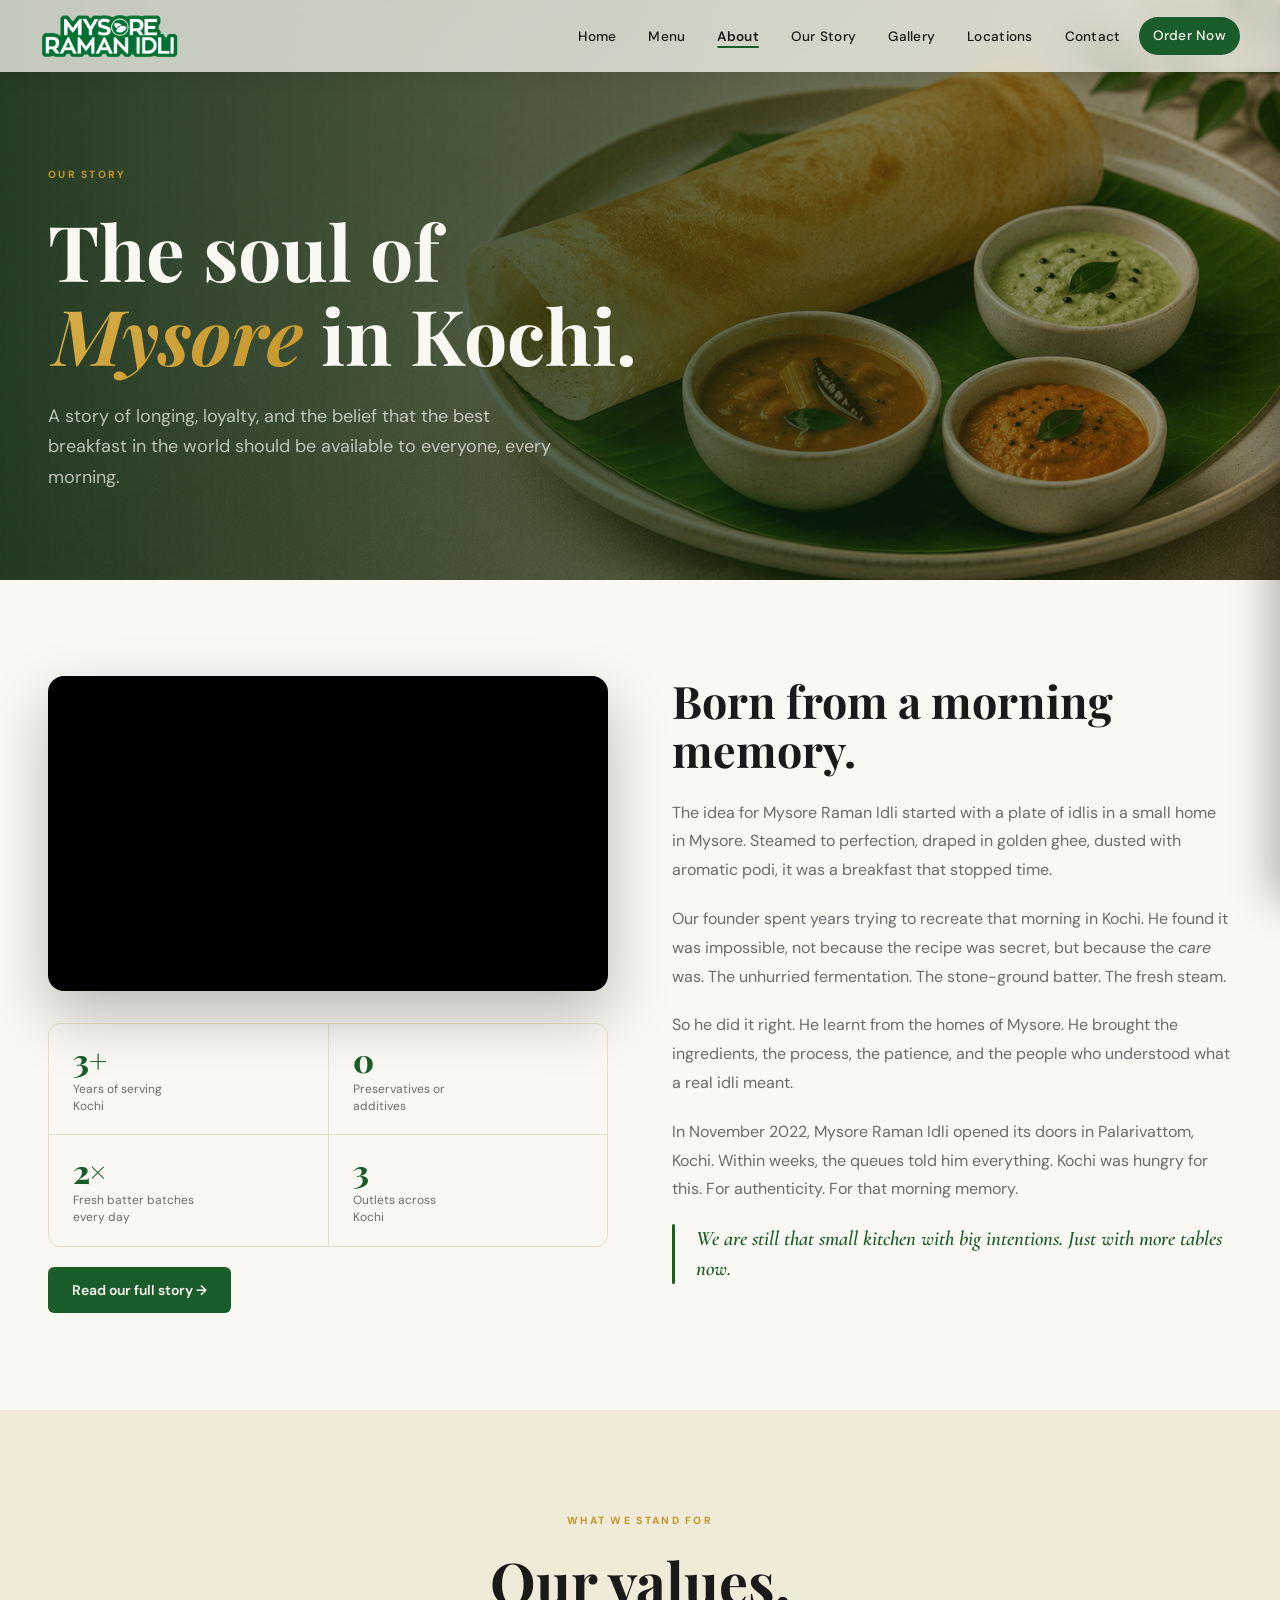
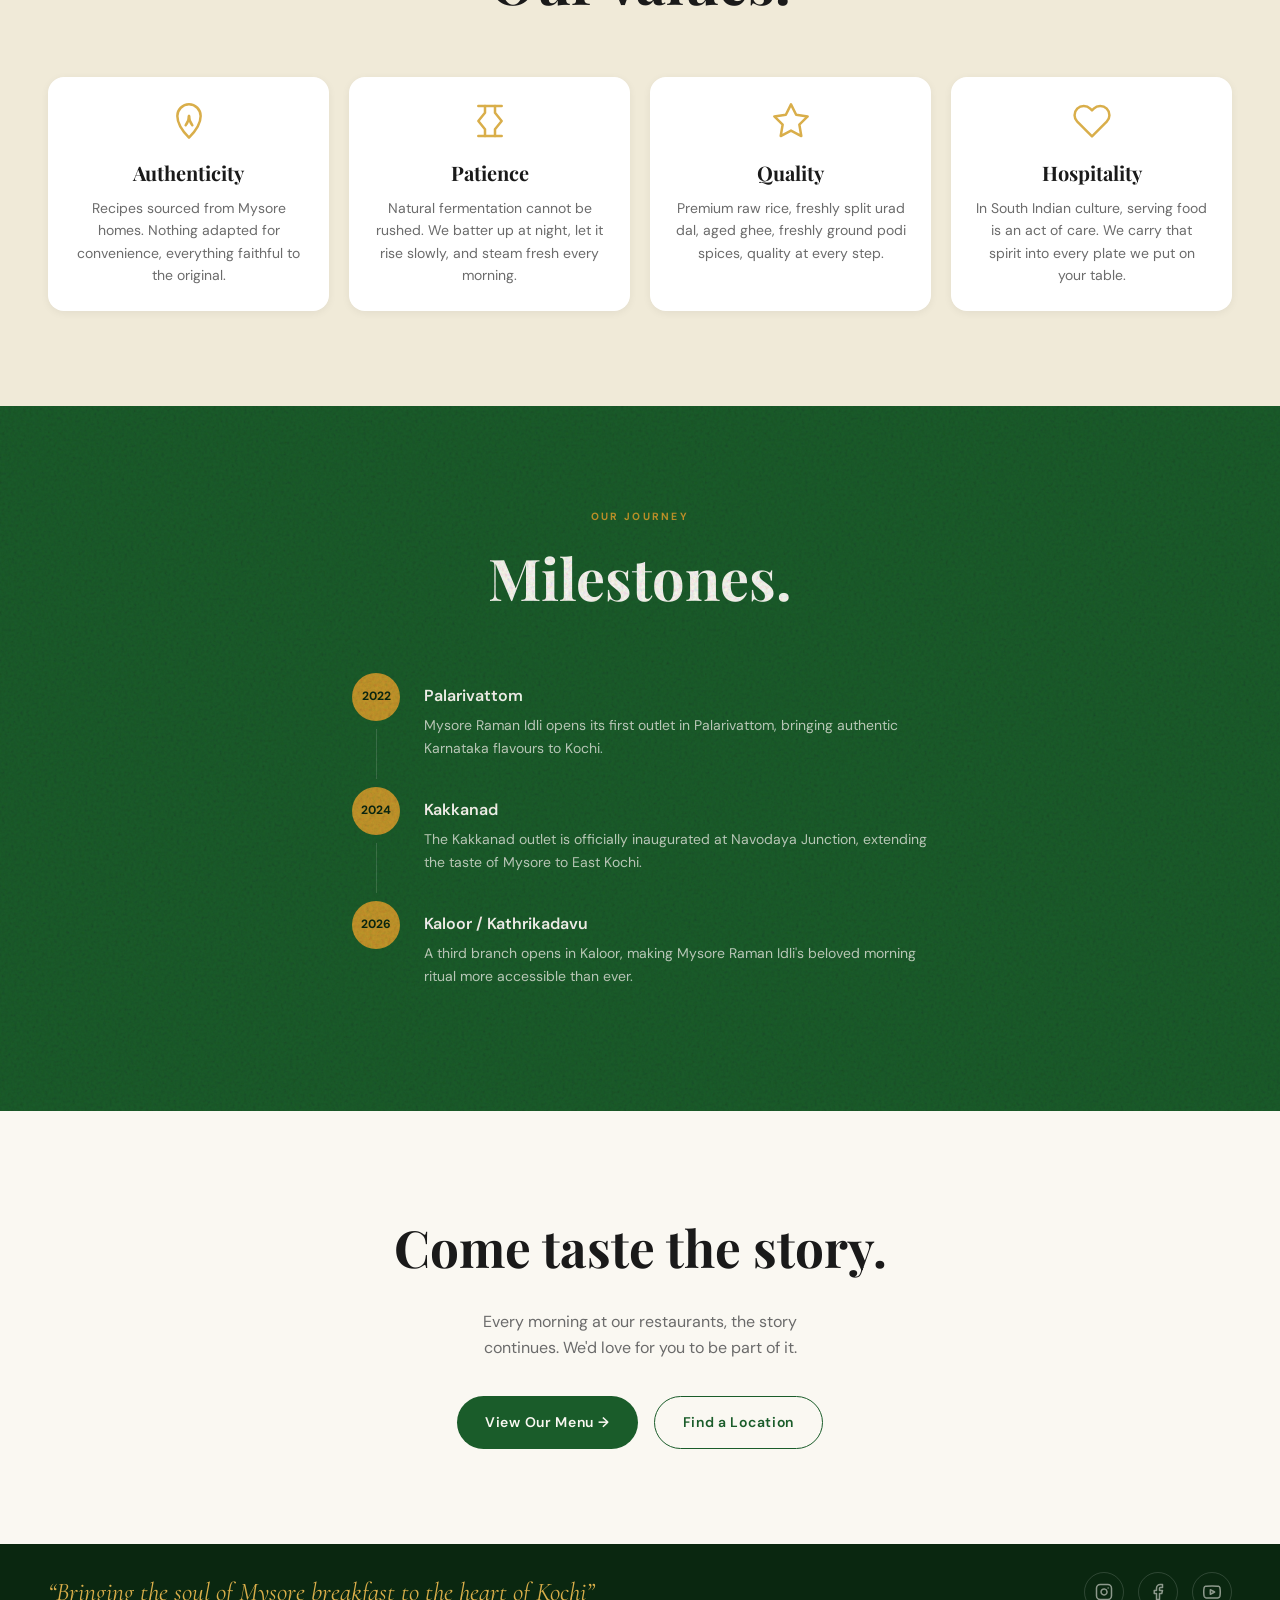
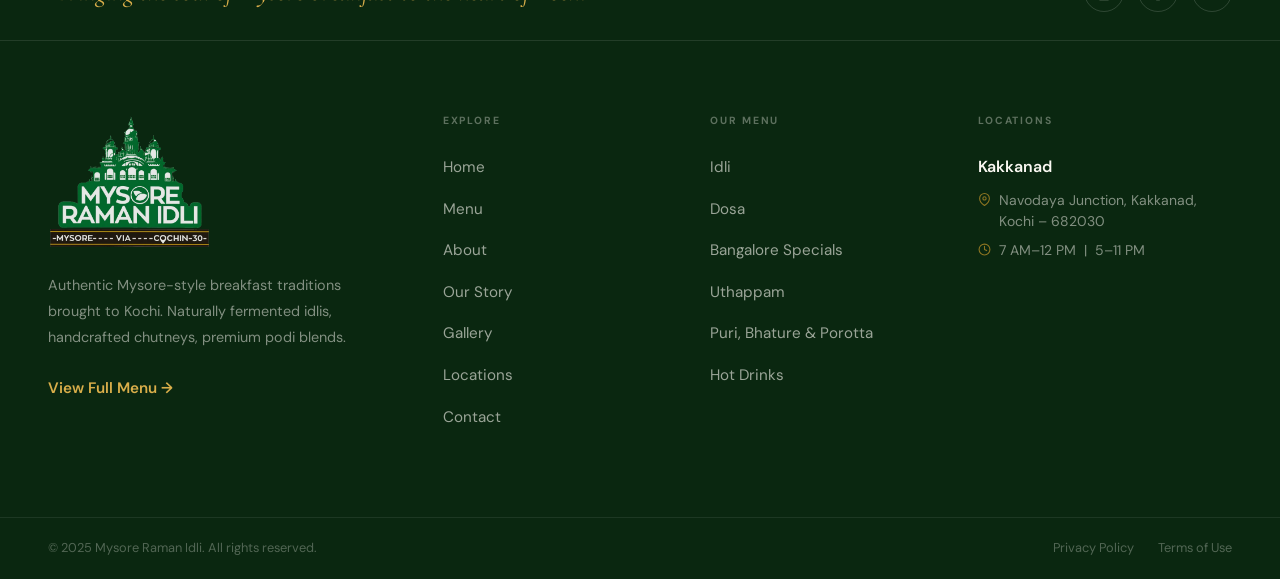
<file: docs/about.html>
<!DOCTYPE html>
<html lang="en">
<head>
  <meta charset="UTF-8" />
  <meta name="viewport" content="width=device-width, initial-scale=1.0" />
  <title>About — Mysore Raman Idli</title>
  <meta name="description" content="The story behind Mysore Raman Idli, from Mysore's misty lanes to the vibrant heart of Kochi." />
  <!-- Open Graph -->
  <meta property="og:type" content="website" />
  <meta property="og:url" content="https://kiranmrkmr.github.io/mysoreramanidli/about.html" />
  <meta property="og:title" content="About — Mysore Raman Idli" />
  <meta property="og:description" content="The story behind Mysore Raman Idli, from Mysore's misty lanes to the vibrant heart of Kochi." />
  <meta property="og:image" content="https://kiranmrkmr.github.io/mysoreramanidli/images/og-image.jpg" />
  <meta property="og:image:width" content="1200" />
  <meta property="og:image:height" content="630" />
  <!-- Twitter Card -->
  <meta name="twitter:card" content="summary_large_image" />
  <meta name="twitter:title" content="About — Mysore Raman Idli" />
  <meta name="twitter:description" content="The story behind Mysore Raman Idli, from Mysore's misty lanes to the vibrant heart of Kochi." />
  <meta name="twitter:image" content="https://kiranmrkmr.github.io/mysoreramanidli/images/og-image.jpg" />
  <link rel="icon" href="images/favicon.png" type="image/png" />
  <link rel="stylesheet" href="css/new-styles.css" />
</head>
<body>

<!-- ===== NAVBAR ===== -->
<nav class="navbar inner-page" id="navbar">
  <div class="nav-inner">
    <a class="nav-logo" href="index.html">
      <img src="images/mri-text-only-logo.png" alt="Mysore Raman Idli" />
    </a>
    <ul class="nav-links">
      <li><a href="index.html">Home</a></li>
      <li><a href="menu.html">Menu</a></li>
      <li><a href="about.html" class="active">About</a></li>
      <li><a href="story.html">Our Story</a></li>
      <li><a href="gallery.html">Gallery</a></li>
      <li><a href="locations.html">Locations</a></li>
      <li><a href="contact.html">Contact</a></li>
      <li><a href="menu.html" class="nav-order">Order Now</a></li>
    </ul>
    <button class="hamburger" aria-label="Toggle menu"><span></span><span></span><span></span></button>
  </div>

</nav>
<div class="nav-overlay"></div>
<nav class="nav-drawer">
  <a href="index.html">Home</a>
  <a href="menu.html">Menu</a>
  <a href="about.html" class="active">About</a>
  <a href="story.html">Our Story</a>
  <a href="gallery.html">Gallery</a>
  <a href="locations.html">Locations</a>
  <a href="contact.html">Contact</a>
  <a href="menu.html" class="nav-drawer-order">Order Now</a>
</nav>


<main>

<!-- ===== PAGE HERO ===== -->
<section class="page-hero">
  <div class="page-hero-bg">
    <img src="images/about-heroo.png" alt="" aria-hidden="true" />
  </div>
  <div class="page-hero-overlay"></div>
  <div class="container-xl">
    <div class="reveal">
      <div class="section-label" style="margin-bottom:1.5rem;">Our Story</div>
      <h1>The soul of<br /><span class="text-gradient-gold" style="font-style:italic;">Mysore</span> in Kochi.</h1>
      <p>A story of longing, loyalty, and the belief that the best breakfast in the world should be available to everyone, every morning.</p>
    </div>
  </div>
</section>

<!-- ===== STORY ===== -->
<section class="about-story">
  <div class="container-xl">
    <div class="about-grid">
      <div class="reveal-left">
        <div class="video-wrap">
          <iframe
            src="https://www.youtube.com/embed/CPNdASzoP14?rel=0&modestbranding=1"
            title="Mysore Raman Idli, Our Story"
            allow="accelerometer; autoplay; clipboard-write; encrypted-media; gyroscope; picture-in-picture"
            allowfullscreen
            loading="lazy">
          </iframe>
        </div>
        <div class="about-facts">
          <div class="about-fact">
            <span class="about-fact-num">3+</span>
            <span class="about-fact-label">Years of serving<br>Kochi</span>
          </div>
          <div class="about-fact">
            <span class="about-fact-num">0</span>
            <span class="about-fact-label">Preservatives or<br>additives</span>
          </div>
          <div class="about-fact">
            <span class="about-fact-num">2×</span>
            <span class="about-fact-label">Fresh batter batches<br>every day</span>
          </div>
          <div class="about-fact">
            <span class="about-fact-num">3</span>
            <span class="about-fact-label">Outlets across<br>Kochi</span>
          </div>
        </div>
        <a href="story.html" class="about-story-link">Read our full story →</a>
      </div>
      <div class="about-text reveal">
        <h2>Born from a morning memory.</h2>
        <p>The idea for Mysore Raman Idli started with a plate of idlis in a small home in Mysore. Steamed to perfection, draped in golden ghee, dusted with aromatic podi, it was a breakfast that stopped time.</p>
        <p>Our founder spent years trying to recreate that morning in Kochi. He found it was impossible, not because the recipe was secret, but because the <em>care</em> was. The unhurried fermentation. The stone-ground batter. The fresh steam.</p>
        <p>So he did it right. He learnt from the homes of Mysore. He brought the ingredients, the process, the patience, and the people who understood what a real idli meant.</p>
        <p>In November 2022, Mysore Raman Idli opened its doors in Palarivattom, Kochi. Within weeks, the queues told him everything. Kochi was hungry for this. For authenticity. For that morning memory.</p>
        <p class="accent">We are still that small kitchen with big intentions. Just with more tables now.</p>
      </div>
    </div>
  </div>
</section>

<!-- ===== VALUES ===== -->
<section class="values-section">
  <div class="container-xl">
    <div class="section-header reveal">
      <div class="section-label justify-center" style="justify-content:center;margin-bottom:1.25rem;">What We Stand For</div>
      <h2>Our values.</h2>
    </div>
    <div class="values-grid">
      <div class="value-card reveal" data-delay="0">
        <div class="value-icon"><svg xmlns="http://www.w3.org/2000/svg" viewBox="0 0 24 24" fill="none" stroke="currentColor" stroke-width="1.5" stroke-linecap="round" stroke-linejoin="round"><path d="M12 22c-4-4-7-9-7-13a7 7 0 0 1 14 0c0 4-3 9-7 13z"/><path d="M12 9c0 3-2 5.5-2 5.5"/><path d="M12 9c0 3 2 5.5 2 5.5"/></svg></div>
        <h3 class="value-title">Authenticity</h3>
        <p class="value-desc">Recipes sourced from Mysore homes. Nothing adapted for convenience, everything faithful to the original.</p>
      </div>
      <div class="value-card reveal" data-delay="0.1">
        <div class="value-icon"><svg xmlns="http://www.w3.org/2000/svg" viewBox="0 0 24 24" fill="none" stroke="currentColor" stroke-width="1.5" stroke-linecap="round" stroke-linejoin="round"><path d="M5 3h14"/><path d="M5 21h14"/><path d="M9 3v4l-4 5 4 5v4"/><path d="M15 3v4l4 5-4 5v4"/></svg></div>
        <h3 class="value-title">Patience</h3>
        <p class="value-desc">Natural fermentation cannot be rushed. We batter up at night, let it rise slowly, and steam fresh every morning.</p>
      </div>
      <div class="value-card reveal" data-delay="0.2">
        <div class="value-icon"><svg xmlns="http://www.w3.org/2000/svg" viewBox="0 0 24 24" fill="none" stroke="currentColor" stroke-width="1.5" stroke-linecap="round" stroke-linejoin="round"><polygon points="12 2 15.09 8.26 22 9.27 17 14.14 18.18 21.02 12 17.77 5.82 21.02 7 14.14 2 9.27 8.91 8.26 12 2"/></svg></div>
        <h3 class="value-title">Quality</h3>
        <p class="value-desc">Premium raw rice, freshly split urad dal, aged ghee, freshly ground podi spices, quality at every step.</p>
      </div>
      <div class="value-card reveal" data-delay="0.3">
        <div class="value-icon"><svg xmlns="http://www.w3.org/2000/svg" viewBox="0 0 24 24" fill="none" stroke="currentColor" stroke-width="1.5" stroke-linecap="round" stroke-linejoin="round"><path d="M20.84 4.61a5.5 5.5 0 0 0-7.78 0L12 5.67l-1.06-1.06a5.5 5.5 0 0 0-7.78 7.78l1.06 1.06L12 21.23l7.78-7.78 1.06-1.06a5.5 5.5 0 0 0 0-7.78z"/></svg></div>
        <h3 class="value-title">Hospitality</h3>
        <p class="value-desc">In South Indian culture, serving food is an act of care. We carry that spirit into every plate we put on your table.</p>
      </div>
    </div>
  </div>
</section>

<!-- ===== TIMELINE ===== -->
<section class="timeline-section grain">
  <div class="container-xl">
    <div class="section-header reveal" style="color:var(--cream);">
      <div class="section-label justify-center" style="justify-content:center;margin-bottom:1.25rem;">Our Journey</div>
      <h2 style="color:var(--cream);">Milestones.</h2>
    </div>
    <div class="timeline">
      <div class="timeline-item reveal" data-delay="0">
        <div class="timeline-connector">
          <div class="timeline-dot">2022</div>
          <div class="timeline-line"></div>
        </div>
        <div class="timeline-content">
          <h3>Palarivattom</h3>
          <p>Mysore Raman Idli opens its first outlet in Palarivattom, bringing authentic Karnataka flavours to Kochi.</p>
        </div>
      </div>
      <div class="timeline-item reveal" data-delay="0.15">
        <div class="timeline-connector">
          <div class="timeline-dot">2024</div>
          <div class="timeline-line"></div>
        </div>
        <div class="timeline-content">
          <h3>Kakkanad</h3>
          <p>The Kakkanad outlet is officially inaugurated at Navodaya Junction, extending the taste of Mysore to East Kochi.</p>
        </div>
      </div>
      <div class="timeline-item reveal" data-delay="0.3">
        <div class="timeline-connector">
          <div class="timeline-dot">2026</div>
        </div>
        <div class="timeline-content">
          <h3>Kaloor / Kathrikadavu</h3>
          <p>A third branch opens in Kaloor, making Mysore Raman Idli's beloved morning ritual more accessible than ever.</p>
        </div>
      </div>
    </div>
  </div>
</section>

<!-- ===== CTA ===== -->
<section class="about-cta">
  <div class="container-xl">
    <div class="reveal">
      <h2>Come taste the story.</h2>
      <p>Every morning at our restaurants, the story continues. We'd love for you to be part of it.</p>
      <div class="about-cta-btns">
        <a href="menu.html" class="btn-green">View Our Menu &rarr;</a>
        <a href="locations.html" class="btn-outline-green">Find a Location</a>
      </div>
    </div>
  </div>
</section>

</main>

<!-- ===== FOOTER ===== -->
<footer>
  <div class="footer-quote-strip">
    <div class="footer-quote-inner">
      <p class="footer-quote">&ldquo;Bringing the soul of Mysore breakfast to the heart of Kochi&rdquo;</p>
      <div class="footer-social">
        <a href="https://www.instagram.com/mysore_raman_idli/" target="_blank" rel="noopener noreferrer" aria-label="Instagram"><svg xmlns="http://www.w3.org/2000/svg" width="15" height="15" viewBox="0 0 24 24" fill="none" stroke="currentColor" stroke-width="2" stroke-linecap="round" stroke-linejoin="round"><rect x="2" y="2" width="20" height="20" rx="5" ry="5"/><path d="M16 11.37A4 4 0 1 1 12.63 8 4 4 0 0 1 16 11.37z"/><line x1="17.5" y1="6.5" x2="17.51" y2="6.5"/></svg></a>
        <a href="https://www.facebook.com/mysoreramanidli/" target="_blank" rel="noopener noreferrer" aria-label="Facebook"><svg xmlns="http://www.w3.org/2000/svg" width="15" height="15" viewBox="0 0 24 24" fill="none" stroke="currentColor" stroke-width="2" stroke-linecap="round" stroke-linejoin="round"><path d="M18 2h-3a5 5 0 0 0-5 5v3H7v4h3v8h4v-8h3l1-4h-4V7a1 1 0 0 1 1-1h3z"/></svg></a>
        <a href="https://youtube.com/@mysoreramanidli" target="_blank" rel="noopener noreferrer" aria-label="YouTube"><svg xmlns="http://www.w3.org/2000/svg" width="15" height="15" viewBox="0 0 24 24" fill="none" stroke="currentColor" stroke-width="2" stroke-linecap="round" stroke-linejoin="round"><path d="M22.54 6.42a2.78 2.78 0 0 0-1.95-1.96C18.88 4 12 4 12 4s-6.88 0-8.59.46a2.78 2.78 0 0 0-1.95 1.96A29 29 0 0 0 1 12a29 29 0 0 0 .46 5.58A2.78 2.78 0 0 0 3.41 19.6C5.12 20 12 20 12 20s6.88 0 8.59-.46a2.78 2.78 0 0 0 1.95-1.95A29 29 0 0 0 23 12a29 29 0 0 0-.46-5.58z"/><polygon points="9.75 15.02 15.5 12 9.75 8.98 9.75 15.02"/></svg></a>
      </div>
    </div>
  </div>
  <div class="footer-grid">
    <div>
      <img src="images/mri-full-logo.png" alt="Mysore Raman Idli" class="footer-brand-logo" />
      <p class="footer-brand-desc">Authentic Mysore-style breakfast traditions brought to Kochi. Naturally fermented idlis, handcrafted chutneys, premium podi blends.</p>
      <a href="menu.html" class="footer-brand-link">View Full Menu &rarr;</a>
    </div>
    <div>
      <h3 class="footer-col-title">Explore</h3>
      <ul class="footer-links">
        <li><a href="index.html">Home</a></li><li><a href="menu.html">Menu</a></li><li><a href="about.html">About</a></li><li><a href="story.html">Our Story</a></li>
      <li><a href="gallery.html">Gallery</a></li><li><a href="locations.html">Locations</a></li><li><a href="contact.html">Contact</a></li>
      </ul>
    </div>
    <div>
      <h3 class="footer-col-title">Our Menu</h3>
      <ul class="footer-links">
        <li><a href="menu.html#idli">Idli</a></li><li><a href="menu.html#dosa">Dosa</a></li><li><a href="menu.html#bangalore">Bangalore Specials</a></li><li><a href="menu.html#uthappam">Uthappam</a></li><li><a href="menu.html#puri">Puri, Bhature &amp; Porotta</a></li><li><a href="menu.html#hot">Hot Drinks</a></li>
      </ul>
    </div>
    <div>
      <h3 class="footer-col-title">Locations</h3>
      <div class="footer-loc-block">
        <p class="footer-loc-name">Kakkanad</p>
        <div class="footer-loc-info"><svg xmlns="http://www.w3.org/2000/svg" viewBox="0 0 24 24" fill="none" stroke="currentColor" stroke-width="2" stroke-linecap="round" stroke-linejoin="round"><path d="M21 10c0 7-9 13-9 13s-9-6-9-13a9 9 0 0 1 18 0z"/><circle cx="12" cy="10" r="3"/></svg><span>Navodaya Junction, Kakkanad, Kochi – 682030</span></div>
        <div class="footer-loc-info"><svg xmlns="http://www.w3.org/2000/svg" viewBox="0 0 24 24" fill="none" stroke="currentColor" stroke-width="2" stroke-linecap="round" stroke-linejoin="round"><circle cx="12" cy="12" r="10"/><polyline points="12 6 12 12 16 14"/></svg><span>7 AM–12 PM  |  5–11 PM</span></div>
      </div>
      
      </div>
      
      </div>
    </div>
  </div>
  <div class="footer-bottom">
    <div class="footer-bottom-inner">
      <p class="footer-copy">&copy; 2025 Mysore Raman Idli. All rights reserved.</p>
      <div class="footer-legal"><a href="#">Privacy Policy</a><a href="#">Terms of Use</a></div>
    </div>
  </div>
</footer>

<script src="js/main.js"></script>
</body>
</html>
</file>
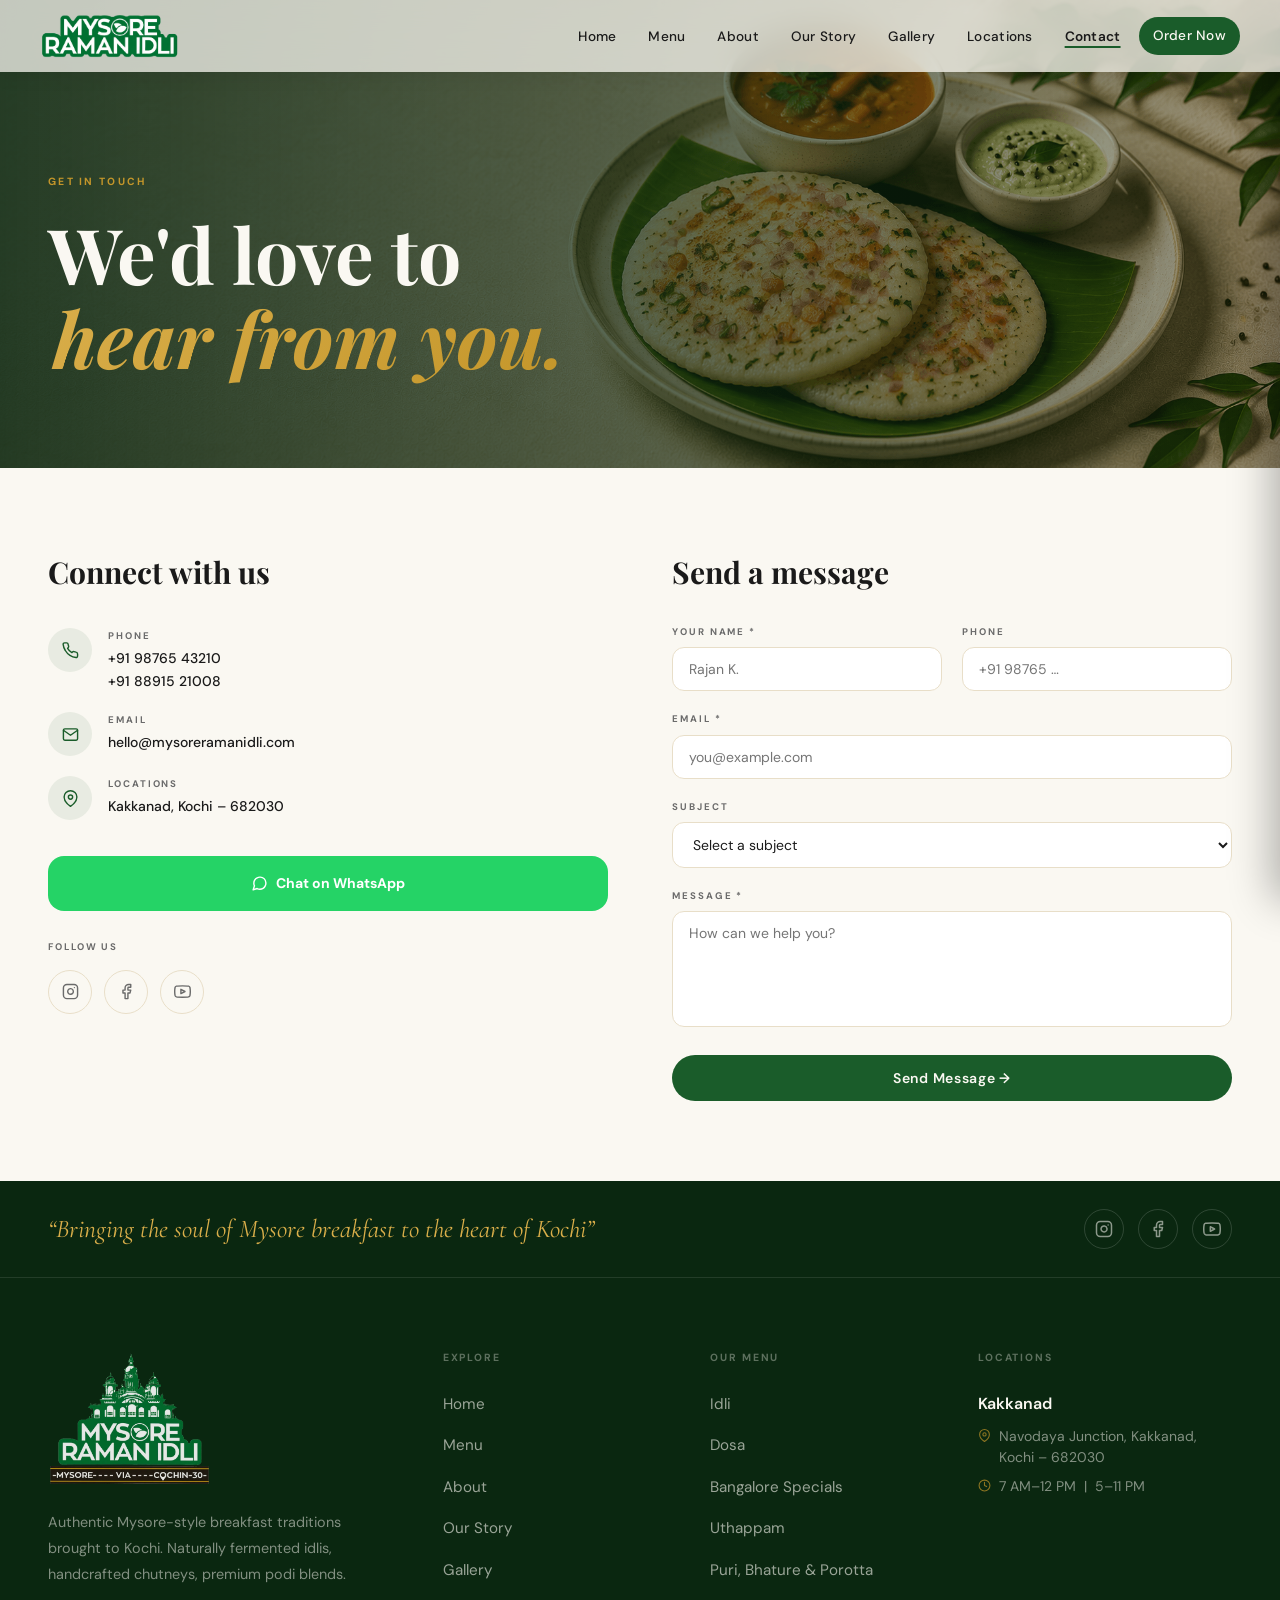
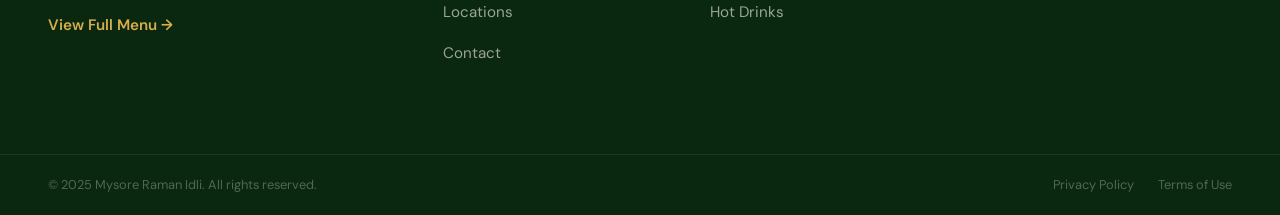
<file: docs/contact.html>
<!DOCTYPE html>
<html lang="en">
<head>
  <meta charset="UTF-8" />
  <meta name="viewport" content="width=device-width, initial-scale=1.0" />
  <title>Contact — Mysore Raman Idli</title>
  <meta name="description" content="Get in touch with Mysore Raman Idli. Call, WhatsApp, email or send us a message." />
  <!-- Open Graph -->
  <meta property="og:type" content="website" />
  <meta property="og:url" content="https://kiranmrkmr.github.io/mysoreramanidli/contact.html" />
  <meta property="og:title" content="Contact — Mysore Raman Idli" />
  <meta property="og:description" content="Get in touch with Mysore Raman Idli. Call, WhatsApp, email or send us a message." />
  <meta property="og:image" content="https://kiranmrkmr.github.io/mysoreramanidli/images/og-image.jpg" />
  <meta property="og:image:width" content="1200" />
  <meta property="og:image:height" content="630" />
  <!-- Twitter Card -->
  <meta name="twitter:card" content="summary_large_image" />
  <meta name="twitter:title" content="Contact — Mysore Raman Idli" />
  <meta name="twitter:description" content="Get in touch with Mysore Raman Idli. Call, WhatsApp, email or send us a message." />
  <meta name="twitter:image" content="https://kiranmrkmr.github.io/mysoreramanidli/images/og-image.jpg" />
  <link rel="icon" href="images/favicon.png" type="image/png" />
  <link rel="stylesheet" href="css/new-styles.css" />
</head>
<body>

<!-- ===== NAVBAR ===== -->
<nav class="navbar inner-page" id="navbar">
  <div class="nav-inner">
    <a class="nav-logo" href="index.html">
      <img src="images/mri-text-only-logo.png" alt="Mysore Raman Idli" />
    </a>
    <ul class="nav-links">
      <li><a href="index.html">Home</a></li>
      <li><a href="menu.html">Menu</a></li>
      <li><a href="about.html">About</a></li>
      <li><a href="story.html">Our Story</a></li>
      <li><a href="gallery.html">Gallery</a></li>
      <li><a href="locations.html">Locations</a></li>
      <li><a href="contact.html" class="active">Contact</a></li>
      <li><a href="menu.html" class="nav-order">Order Now</a></li>
    </ul>
    <button class="hamburger" aria-label="Toggle menu"><span></span><span></span><span></span></button>
  </div>

</nav>
<div class="nav-overlay"></div>
<nav class="nav-drawer">
  <a href="index.html">Home</a>
  <a href="menu.html">Menu</a>
  <a href="about.html">About</a>
  <a href="story.html">Our Story</a>
  <a href="gallery.html">Gallery</a>
  <a href="locations.html">Locations</a>
  <a href="contact.html" class="active">Contact</a>
  <a href="menu.html" class="nav-drawer-order">Order Now</a>
</nav>


<main>

<!-- ===== PAGE HERO ===== -->
<section class="page-hero">
  <div class="page-hero-bg">
    <img src="images/contact-heroo.png" alt="" aria-hidden="true" />
  </div>
  <div class="page-hero-overlay"></div>
  <div class="container-xl">
    <div class="reveal">
      <div class="section-label" style="margin-bottom:1.25rem;">Get In Touch</div>
      <h1>We'd love to<br /><span class="text-gradient-gold" style="font-style:italic;">hear from you.</span></h1>
    </div>
  </div>
</section>

<!-- ===== CONTACT ===== -->
<section class="contact-section">
  <div class="container-xl">
    <div class="contact-grid">

      <!-- Info -->
      <div class="reveal-left">
        <h2 class="contact-info" style="font-family:'Playfair Display',serif;font-size:1.875rem;color:var(--charcoal);margin-bottom:2rem;">Connect with us</h2>

        <div class="contact-item">
          <div class="contact-icon-wrap">
            <svg xmlns="http://www.w3.org/2000/svg" width="17" height="17" viewBox="0 0 24 24" fill="none" stroke="currentColor" stroke-width="2" stroke-linecap="round" stroke-linejoin="round"><path d="M22 16.92v3a2 2 0 0 1-2.18 2 19.79 19.79 0 0 1-8.63-3.07A19.5 19.5 0 0 1 4.69 12 19.79 19.79 0 0 1 1.61 3.37 2 2 0 0 1 3.6 1.18h3a2 2 0 0 1 2 1.72c.127.96.361 1.903.7 2.81a2 2 0 0 1-.45 2.11L7.91 9a16 16 0 0 0 6 6l.91-.91a2 2 0 0 1 2.11-.45c.907.339 1.85.573 2.81.7A2 2 0 0 1 21.73 16"/></svg>
          </div>
          <div>
            <p class="contact-item-label">Phone</p>
            <div class="contact-item-text">
              <a href="tel:+919876543210">+91 98765 43210</a>
              <a href="tel:+918891521008">+91 88915 21008</a>
            </div>
          </div>
        </div>

        <div class="contact-item">
          <div class="contact-icon-wrap">
            <svg xmlns="http://www.w3.org/2000/svg" width="17" height="17" viewBox="0 0 24 24" fill="none" stroke="currentColor" stroke-width="2" stroke-linecap="round" stroke-linejoin="round"><path d="M4 4h16c1.1 0 2 .9 2 2v12c0 1.1-.9 2-2 2H4c-1.1 0-2-.9-2-2V6c0-1.1.9-2 2-2z"/><polyline points="22,6 12,13 2,6"/></svg>
          </div>
          <div>
            <p class="contact-item-label">Email</p>
            <div class="contact-item-text">
              <a href="mailto:hello@mysoreramanidli.com">hello@mysoreramanidli.com</a>
            </div>
          </div>
        </div>

        <div class="contact-item">
          <div class="contact-icon-wrap">
            <svg xmlns="http://www.w3.org/2000/svg" width="17" height="17" viewBox="0 0 24 24" fill="none" stroke="currentColor" stroke-width="2" stroke-linecap="round" stroke-linejoin="round"><path d="M21 10c0 7-9 13-9 13s-9-6-9-13a9 9 0 0 1 18 0z"/><circle cx="12" cy="10" r="3"/></svg>
          </div>
          <div>
            <p class="contact-item-label">Locations</p>
            <div class="contact-item-text">
              <p>Kakkanad, Kochi – 682030</p>
            </div>
          </div>
        </div>

        <a href="https://wa.me/919876543210" target="_blank" rel="noopener noreferrer" class="wa-btn">
          <svg xmlns="http://www.w3.org/2000/svg" width="17" height="17" viewBox="0 0 24 24" fill="none" stroke="currentColor" stroke-width="2" stroke-linecap="round" stroke-linejoin="round"><path d="M21 11.5a8.38 8.38 0 0 1-.9 3.8 8.5 8.5 0 0 1-7.6 4.7 8.38 8.38 0 0 1-3.8-.9L3 21l1.9-5.7a8.38 8.38 0 0 1-.9-3.8 8.5 8.5 0 0 1 4.7-7.6 8.38 8.38 0 0 1 3.8-.9h.5a8.48 8.48 0 0 1 8 8v.5z"/></svg>
          Chat on WhatsApp
        </a>

        <p class="contact-follow-label">Follow Us</p>
        <div class="contact-socials">
          <a href="https://www.instagram.com/mysore_raman_idli/" target="_blank" rel="noopener noreferrer" class="contact-social-btn" aria-label="Instagram">
            <svg xmlns="http://www.w3.org/2000/svg" width="17" height="17" viewBox="0 0 24 24" fill="none" stroke="currentColor" stroke-width="2" stroke-linecap="round" stroke-linejoin="round"><rect x="2" y="2" width="20" height="20" rx="5" ry="5"/><path d="M16 11.37A4 4 0 1 1 12.63 8 4 4 0 0 1 16 11.37z"/><line x1="17.5" y1="6.5" x2="17.51" y2="6.5"/></svg>
          </a>
          <a href="https://www.facebook.com/mysoreramanidli/" target="_blank" rel="noopener noreferrer" class="contact-social-btn" aria-label="Facebook">
            <svg xmlns="http://www.w3.org/2000/svg" width="17" height="17" viewBox="0 0 24 24" fill="none" stroke="currentColor" stroke-width="2" stroke-linecap="round" stroke-linejoin="round"><path d="M18 2h-3a5 5 0 0 0-5 5v3H7v4h3v8h4v-8h3l1-4h-4V7a1 1 0 0 1 1-1h3z"/></svg>
          </a>
          <a href="https://youtube.com/@mysoreramanidli" target="_blank" rel="noopener noreferrer" class="contact-social-btn" aria-label="YouTube">
            <svg xmlns="http://www.w3.org/2000/svg" width="17" height="17" viewBox="0 0 24 24" fill="none" stroke="currentColor" stroke-width="2" stroke-linecap="round" stroke-linejoin="round"><path d="M22.54 6.42a2.78 2.78 0 0 0-1.95-1.96C18.88 4 12 4 12 4s-6.88 0-8.59.46a2.78 2.78 0 0 0-1.95 1.96A29 29 0 0 0 1 12a29 29 0 0 0 .46 5.58A2.78 2.78 0 0 0 3.41 19.6C5.12 20 12 20 12 20s6.88 0 8.59-.46a2.78 2.78 0 0 0 1.95-1.95A29 29 0 0 0 23 12a29 29 0 0 0-.46-5.58z"/><polygon points="9.75 15.02 15.5 12 9.75 8.98 9.75 15.02"/></svg>
          </a>
        </div>
      </div>

      <!-- Form -->
      <div class="contact-form-wrap reveal-right">
        <div class="form-success" id="form-success">
          <div class="success-icon">🙏</div>
          <h3>Thank you!</h3>
          <p>We've received your message and will get back to you within 24 hours.</p>
        </div>

        <h2>Send a message</h2>
        <form class="contact-form" id="contact-form">
          <div class="form-row">
            <div class="form-group">
              <label for="name">Your Name *</label>
              <input type="text" id="name" name="name" placeholder="Rajan K." required />
            </div>
            <div class="form-group">
              <label for="phone">Phone</label>
              <input type="tel" id="phone" name="phone" placeholder="+91 98765 …" />
            </div>
          </div>
          <div class="form-group">
            <label for="email">Email *</label>
            <input type="email" id="email" name="email" placeholder="you@example.com" required />
          </div>
          <div class="form-group">
            <label for="subject">Subject</label>
            <select id="subject" name="subject">
              <option value="">Select a subject</option>
              <option>General Enquiry</option>
              <option>Bulk / Catering Order</option>
              <option>Feedback</option>
              <option>Franchise Enquiry</option>
              <option>Other</option>
            </select>
          </div>
          <div class="form-group">
            <label for="message">Message *</label>
            <textarea id="message" name="message" rows="5" placeholder="How can we help you?" required></textarea>
          </div>
          <button type="submit" class="btn-green" style="width:100%;justify-content:center;">
            Send Message &rarr;
          </button>
        </form>
      </div>

    </div>
  </div>
</section>

</main>

<!-- ===== FOOTER ===== -->
<footer>
  <div class="footer-quote-strip">
    <div class="footer-quote-inner">
      <p class="footer-quote">&ldquo;Bringing the soul of Mysore breakfast to the heart of Kochi&rdquo;</p>
      <div class="footer-social">
        <a href="https://www.instagram.com/mysore_raman_idli/" target="_blank" rel="noopener noreferrer" aria-label="Instagram"><svg xmlns="http://www.w3.org/2000/svg" width="15" height="15" viewBox="0 0 24 24" fill="none" stroke="currentColor" stroke-width="2" stroke-linecap="round" stroke-linejoin="round"><rect x="2" y="2" width="20" height="20" rx="5" ry="5"/><path d="M16 11.37A4 4 0 1 1 12.63 8 4 4 0 0 1 16 11.37z"/><line x1="17.5" y1="6.5" x2="17.51" y2="6.5"/></svg></a>
        <a href="https://www.facebook.com/mysoreramanidli/" target="_blank" rel="noopener noreferrer" aria-label="Facebook"><svg xmlns="http://www.w3.org/2000/svg" width="15" height="15" viewBox="0 0 24 24" fill="none" stroke="currentColor" stroke-width="2" stroke-linecap="round" stroke-linejoin="round"><path d="M18 2h-3a5 5 0 0 0-5 5v3H7v4h3v8h4v-8h3l1-4h-4V7a1 1 0 0 1 1-1h3z"/></svg></a>
        <a href="https://youtube.com/@mysoreramanidli" target="_blank" rel="noopener noreferrer" aria-label="YouTube"><svg xmlns="http://www.w3.org/2000/svg" width="15" height="15" viewBox="0 0 24 24" fill="none" stroke="currentColor" stroke-width="2" stroke-linecap="round" stroke-linejoin="round"><path d="M22.54 6.42a2.78 2.78 0 0 0-1.95-1.96C18.88 4 12 4 12 4s-6.88 0-8.59.46a2.78 2.78 0 0 0-1.95 1.96A29 29 0 0 0 1 12a29 29 0 0 0 .46 5.58A2.78 2.78 0 0 0 3.41 19.6C5.12 20 12 20 12 20s6.88 0 8.59-.46a2.78 2.78 0 0 0 1.95-1.95A29 29 0 0 0 23 12a29 29 0 0 0-.46-5.58z"/><polygon points="9.75 15.02 15.5 12 9.75 8.98 9.75 15.02"/></svg></a>
      </div>
    </div>
  </div>
  <div class="footer-grid">
    <div>
      <img src="images/mri-full-logo.png" alt="Mysore Raman Idli" class="footer-brand-logo" />
      <p class="footer-brand-desc">Authentic Mysore-style breakfast traditions brought to Kochi. Naturally fermented idlis, handcrafted chutneys, premium podi blends.</p>
      <a href="menu.html" class="footer-brand-link">View Full Menu &rarr;</a>
    </div>
    <div>
      <h3 class="footer-col-title">Explore</h3>
      <ul class="footer-links">
        <li><a href="index.html">Home</a></li><li><a href="menu.html">Menu</a></li><li><a href="about.html">About</a></li><li><a href="story.html">Our Story</a></li>
      <li><a href="gallery.html">Gallery</a></li><li><a href="locations.html">Locations</a></li><li><a href="contact.html">Contact</a></li>
      </ul>
    </div>
    <div>
      <h3 class="footer-col-title">Our Menu</h3>
      <ul class="footer-links">
        <li><a href="menu.html#idli">Idli</a></li><li><a href="menu.html#dosa">Dosa</a></li><li><a href="menu.html#bangalore">Bangalore Specials</a></li><li><a href="menu.html#uthappam">Uthappam</a></li><li><a href="menu.html#puri">Puri, Bhature &amp; Porotta</a></li><li><a href="menu.html#hot">Hot Drinks</a></li>
      </ul>
    </div>
    <div>
      <h3 class="footer-col-title">Locations</h3>
      <div class="footer-loc-block">
        <p class="footer-loc-name">Kakkanad</p>
        <div class="footer-loc-info"><svg xmlns="http://www.w3.org/2000/svg" viewBox="0 0 24 24" fill="none" stroke="currentColor" stroke-width="2" stroke-linecap="round" stroke-linejoin="round"><path d="M21 10c0 7-9 13-9 13s-9-6-9-13a9 9 0 0 1 18 0z"/><circle cx="12" cy="10" r="3"/></svg><span>Navodaya Junction, Kakkanad, Kochi – 682030</span></div>
        <div class="footer-loc-info"><svg xmlns="http://www.w3.org/2000/svg" viewBox="0 0 24 24" fill="none" stroke="currentColor" stroke-width="2" stroke-linecap="round" stroke-linejoin="round"><circle cx="12" cy="12" r="10"/><polyline points="12 6 12 12 16 14"/></svg><span>7 AM–12 PM  |  5–11 PM</span></div>
      </div>
      
      </div>
      
      </div>
    </div>
  </div>
  <div class="footer-bottom">
    <div class="footer-bottom-inner">
      <p class="footer-copy">&copy; 2025 Mysore Raman Idli. All rights reserved.</p>
      <div class="footer-legal"><a href="#">Privacy Policy</a><a href="#">Terms of Use</a></div>
    </div>
  </div>
</footer>

<script src="js/main.js"></script>
</body>
</html>
</file>
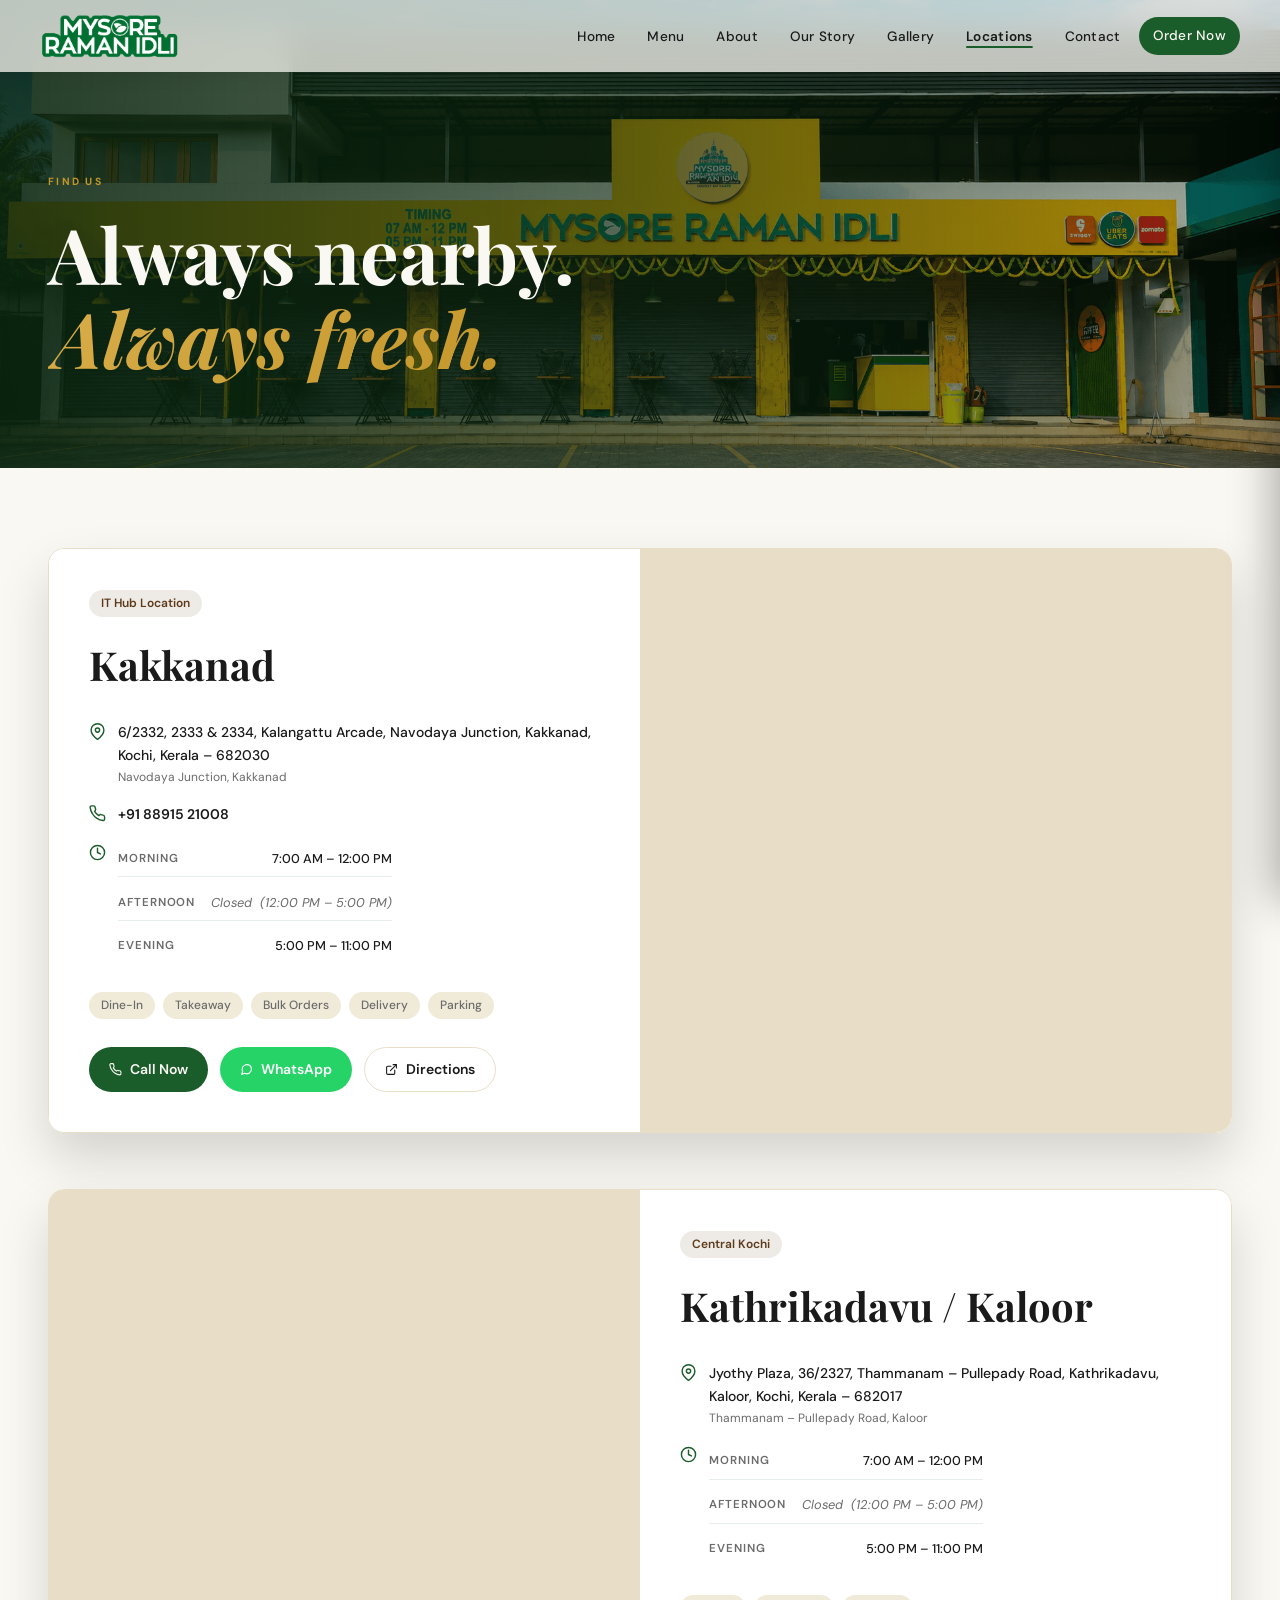
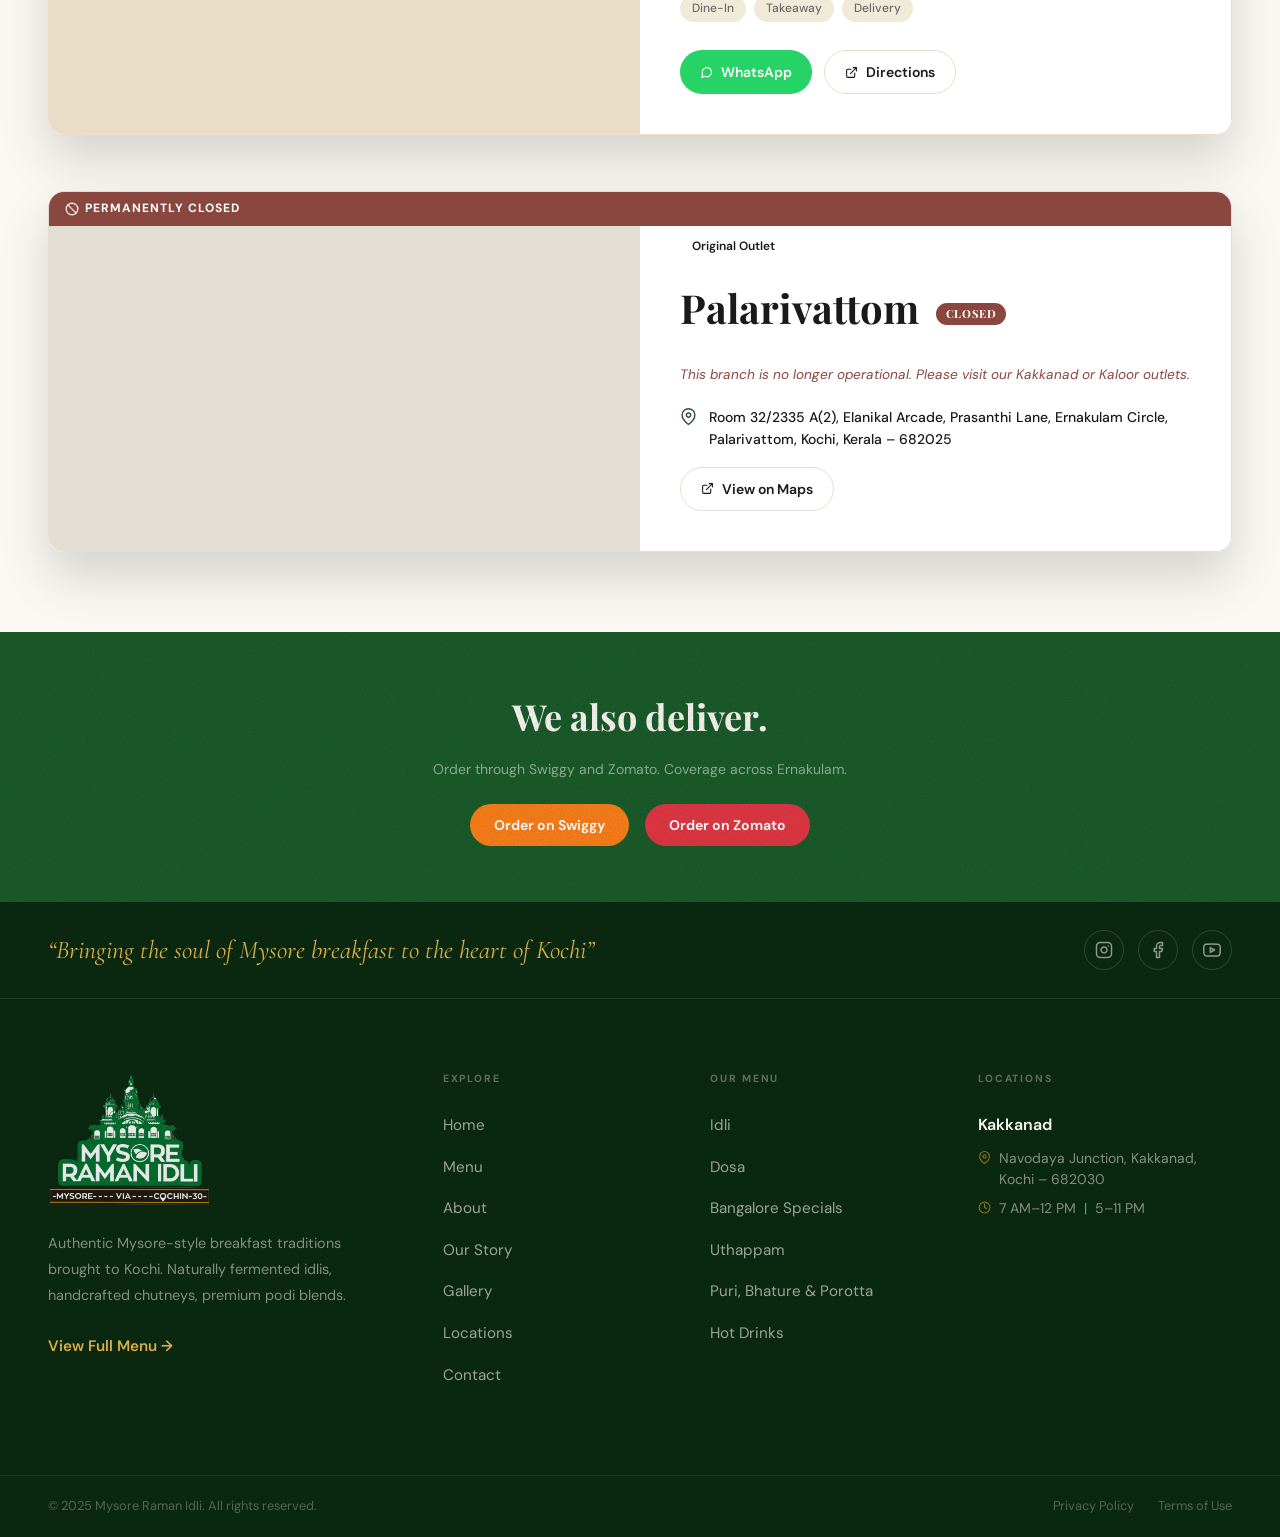
<file: docs/locations.html>
<!DOCTYPE html>
<html lang="en">
<head>
  <meta charset="UTF-8" />
  <meta name="viewport" content="width=device-width, initial-scale=1.0" />
  <title>Locations — Mysore Raman Idli</title>
  <meta name="description" content="Find Mysore Raman Idli in Kakkanad, Kochi. Open 7 AM daily." />
  <!-- Open Graph -->
  <meta property="og:type" content="website" />
  <meta property="og:url" content="https://kiranmrkmr.github.io/mysoreramanidli/locations.html" />
  <meta property="og:title" content="Locations — Mysore Raman Idli" />
  <meta property="og:description" content="Find Mysore Raman Idli in Kakkanad, Kochi. Open 7 AM daily." />
  <meta property="og:image" content="https://kiranmrkmr.github.io/mysoreramanidli/images/og-image.jpg" />
  <meta property="og:image:width" content="1200" />
  <meta property="og:image:height" content="630" />
  <!-- Twitter Card -->
  <meta name="twitter:card" content="summary_large_image" />
  <meta name="twitter:title" content="Locations — Mysore Raman Idli" />
  <meta name="twitter:description" content="Find Mysore Raman Idli in Kakkanad, Kochi. Open 7 AM daily." />
  <meta name="twitter:image" content="https://kiranmrkmr.github.io/mysoreramanidli/images/og-image.jpg" />
  <link rel="icon" href="images/favicon.png" type="image/png" />
  <link rel="stylesheet" href="css/new-styles.css" />
</head>
<body>

<!-- ===== NAVBAR ===== -->
<nav class="navbar inner-page" id="navbar">
  <div class="nav-inner">
    <a class="nav-logo" href="index.html">
      <img src="images/mri-text-only-logo.png" alt="Mysore Raman Idli" />
    </a>
    <ul class="nav-links">
      <li><a href="index.html">Home</a></li>
      <li><a href="menu.html">Menu</a></li>
      <li><a href="about.html">About</a></li>
      <li><a href="story.html">Our Story</a></li>
      <li><a href="gallery.html">Gallery</a></li>
      <li><a href="locations.html" class="active">Locations</a></li>
      <li><a href="contact.html">Contact</a></li>
      <li><a href="menu.html" class="nav-order">Order Now</a></li>
    </ul>
    <button class="hamburger" aria-label="Toggle menu"><span></span><span></span><span></span></button>
  </div>

</nav>
<div class="nav-overlay"></div>
<nav class="nav-drawer">
  <a href="index.html">Home</a>
  <a href="menu.html">Menu</a>
  <a href="about.html">About</a>
  <a href="story.html">Our Story</a>
  <a href="gallery.html">Gallery</a>
  <a href="locations.html" class="active">Locations</a>
  <a href="contact.html">Contact</a>
  <a href="menu.html" class="nav-drawer-order">Order Now</a>
</nav>


<main>

<!-- ===== PAGE HERO ===== -->
<section class="page-hero">
  <div class="page-hero-bg">
    <img src="images/about-hero.png" alt="" aria-hidden="true" />
  </div>
  <div class="page-hero-overlay"></div>
  <div class="container-xl">
    <div class="reveal">
      <div class="section-label" style="margin-bottom:1.25rem;">Find Us</div>
      <h1>Always nearby.<br /><span class="text-gradient-gold" style="font-style:italic;">Always fresh.</span></h1>
    </div>
  </div>
</section>

<!-- ===== LOCATIONS ===== -->
<section class="locs-space">
  <div class="container-xl" style="display:flex;flex-direction:column;gap:3.5rem;">

    <!-- Kakkanad -->
    <div class="loc-card-full reveal">
      <div class="loc-map-wrap" style="order:2;">
        <iframe
          src="https://maps.google.com/maps?q=10.0266574,76.3619615&output=embed"
          loading="lazy" title="Mysore Raman Idli – Kakkanad"></iframe>
      </div>
      <div class="loc-details" style="order:1;">
        <span class="loc-tag-pill brown">IT Hub Location</span>
        <h2>Kakkanad</h2>
        <div class="loc-detail-row">
          <svg class="loc-detail-icon" xmlns="http://www.w3.org/2000/svg" viewBox="0 0 24 24" fill="none" stroke="currentColor" stroke-width="2" stroke-linecap="round" stroke-linejoin="round"><path d="M21 10c0 7-9 13-9 13s-9-6-9-13a9 9 0 0 1 18 0z"/><circle cx="12" cy="10" r="3"/></svg>
          <div>
            <p class="loc-detail-primary">6/2332, 2333 &amp; 2334, Kalangattu Arcade, Navodaya Junction, Kakkanad, Kochi, Kerala – 682030</p>
            <p class="loc-detail-secondary">Navodaya Junction, Kakkanad</p>
          </div>
        </div>
        <div class="loc-detail-row">
          <svg class="loc-detail-icon" xmlns="http://www.w3.org/2000/svg" viewBox="0 0 24 24" fill="none" stroke="currentColor" stroke-width="2" stroke-linecap="round" stroke-linejoin="round"><path d="M22 16.92v3a2 2 0 0 1-2.18 2 19.79 19.79 0 0 1-8.63-3.07A19.5 19.5 0 0 1 4.69 12 19.79 19.79 0 0 1 1.61 3.37 2 2 0 0 1 3.6 1.18h3a2 2 0 0 1 2 1.72c.127.96.361 1.903.7 2.81a2 2 0 0 1-.45 2.11L7.91 9a16 16 0 0 0 6 6l.91-.91a2 2 0 0 1 2.11-.45c.907.339 1.85.573 2.81.7A2 2 0 0 1 21.73 16"/></svg>
          <a href="tel:+918891521008" class="loc-detail-primary" style="font-weight:600;">+91 88915 21008</a>
        </div>
        <div class="loc-detail-row">
          <svg class="loc-detail-icon" xmlns="http://www.w3.org/2000/svg" viewBox="0 0 24 24" fill="none" stroke="currentColor" stroke-width="2" stroke-linecap="round" stroke-linejoin="round"><circle cx="12" cy="12" r="10"/><polyline points="12 6 12 12 16 14"/></svg>
          <div class="timing-rows">
            <div class="timing-row"><span class="timing-day">Morning</span><span class="timing-hours">7:00 AM – 12:00 PM</span></div>
            <div class="timing-row"><span class="timing-day">Afternoon</span><span class="timing-hours timing-closed">Closed &nbsp;(12:00 PM – 5:00 PM)</span></div>
            <div class="timing-row"><span class="timing-day">Evening</span><span class="timing-hours">5:00 PM – 11:00 PM</span></div>
          </div>
        </div>
        <div class="loc-features">
          <span class="loc-feature-tag">Dine-In</span>
          <span class="loc-feature-tag">Takeaway</span>
          <span class="loc-feature-tag">Bulk Orders</span>
          <span class="loc-feature-tag">Delivery</span>
          <span class="loc-feature-tag">Parking</span>
        </div>
        <div class="loc-action-btns">
          <a href="tel:+918891521008" class="loc-action-btn call">
            <svg xmlns="http://www.w3.org/2000/svg" width="13" height="13" viewBox="0 0 24 24" fill="none" stroke="currentColor" stroke-width="2" stroke-linecap="round" stroke-linejoin="round"><path d="M22 16.92v3a2 2 0 0 1-2.18 2 19.79 19.79 0 0 1-8.63-3.07A19.5 19.5 0 0 1 4.69 12 19.79 19.79 0 0 1 1.61 3.37 2 2 0 0 1 3.6 1.18h3a2 2 0 0 1 2 1.72c.127.96.361 1.903.7 2.81a2 2 0 0 1-.45 2.11L7.91 9a16 16 0 0 0 6 6l.91-.91a2 2 0 0 1 2.11-.45c.907.339 1.85.573 2.81.7A2 2 0 0 1 21.73 16"/></svg>
            Call Now
          </a>
          <a href="https://wa.me/918891521008" target="_blank" rel="noopener noreferrer" class="loc-action-btn wa">
            <svg xmlns="http://www.w3.org/2000/svg" width="13" height="13" viewBox="0 0 24 24" fill="none" stroke="currentColor" stroke-width="2" stroke-linecap="round" stroke-linejoin="round"><path d="M21 11.5a8.38 8.38 0 0 1-.9 3.8 8.5 8.5 0 0 1-7.6 4.7 8.38 8.38 0 0 1-3.8-.9L3 21l1.9-5.7a8.38 8.38 0 0 1-.9-3.8 8.5 8.5 0 0 1 4.7-7.6 8.38 8.38 0 0 1 3.8-.9h.5a8.48 8.48 0 0 1 8 8v.5z"/></svg>
            WhatsApp
          </a>
          <a href="https://www.google.com/maps/place/Mysore+Raman+Idli/@10.0266626,76.3570906,17z/data=!3m1!4b1!4m6!3m5!1s0x3b080d001798757d:0xecb2bdffea7afa74!8m2!3d10.0266574!4d76.3619615!16s%2Fg%2F11vzgjk4pd" target="_blank" rel="noopener noreferrer" class="loc-action-btn dir">
            <svg xmlns="http://www.w3.org/2000/svg" width="13" height="13" viewBox="0 0 24 24" fill="none" stroke="currentColor" stroke-width="2" stroke-linecap="round" stroke-linejoin="round"><path d="M18 13v6a2 2 0 0 1-2 2H5a2 2 0 0 1-2-2V8a2 2 0 0 1 2-2h6"/><polyline points="15 3 21 3 21 9"/><line x1="10" y1="14" x2="21" y2="3"/></svg>
            Directions
          </a>
        </div>
      </div>
    </div>

    <!-- Kathrikadavu / Kaloor -->
    <div class="loc-card-full reveal">
      <div class="loc-map-wrap" style="order:1;">
        <iframe
          src="https://maps.google.com/maps?q=9.9725,76.2998&output=embed"
          loading="lazy" title="Mysore Raman Idli – Kathrikadavu"></iframe>
      </div>
      <div class="loc-details" style="order:2;">
        <span class="loc-tag-pill brown">Central Kochi</span>
        <h2>Kathrikadavu / Kaloor</h2>
        <div class="loc-detail-row">
          <svg class="loc-detail-icon" xmlns="http://www.w3.org/2000/svg" viewBox="0 0 24 24" fill="none" stroke="currentColor" stroke-width="2" stroke-linecap="round" stroke-linejoin="round"><path d="M21 10c0 7-9 13-9 13s-9-6-9-13a9 9 0 0 1 18 0z"/><circle cx="12" cy="10" r="3"/></svg>
          <div>
            <p class="loc-detail-primary">Jyothy Plaza, 36/2327, Thammanam – Pullepady Road, Kathrikadavu, Kaloor, Kochi, Kerala – 682017</p>
            <p class="loc-detail-secondary">Thammanam – Pullepady Road, Kaloor</p>
          </div>
        </div>
        <div class="loc-detail-row">
          <svg class="loc-detail-icon" xmlns="http://www.w3.org/2000/svg" viewBox="0 0 24 24" fill="none" stroke="currentColor" stroke-width="2" stroke-linecap="round" stroke-linejoin="round"><circle cx="12" cy="12" r="10"/><polyline points="12 6 12 12 16 14"/></svg>
          <div class="timing-rows">
            <div class="timing-row"><span class="timing-day">Morning</span><span class="timing-hours">7:00 AM – 12:00 PM</span></div>
            <div class="timing-row"><span class="timing-day">Afternoon</span><span class="timing-hours timing-closed">Closed &nbsp;(12:00 PM – 5:00 PM)</span></div>
            <div class="timing-row"><span class="timing-day">Evening</span><span class="timing-hours">5:00 PM – 11:00 PM</span></div>
          </div>
        </div>
        <div class="loc-features">
          <span class="loc-feature-tag">Dine-In</span>
          <span class="loc-feature-tag">Takeaway</span>
          <span class="loc-feature-tag">Delivery</span>
        </div>
        <div class="loc-action-btns">
          <a href="https://wa.me/918891521008" target="_blank" rel="noopener noreferrer" class="loc-action-btn wa">
            <svg xmlns="http://www.w3.org/2000/svg" width="13" height="13" viewBox="0 0 24 24" fill="none" stroke="currentColor" stroke-width="2" stroke-linecap="round" stroke-linejoin="round"><path d="M21 11.5a8.38 8.38 0 0 1-.9 3.8 8.5 8.5 0 0 1-7.6 4.7 8.38 8.38 0 0 1-3.8-.9L3 21l1.9-5.7a8.38 8.38 0 0 1-.9-3.8 8.5 8.5 0 0 1 4.7-7.6 8.38 8.38 0 0 1 3.8-.9h.5a8.48 8.48 0 0 1 8 8v.5z"/></svg>
            WhatsApp
          </a>
          <a href="https://share.google/QGgs3sQzJAt52jHB2" target="_blank" rel="noopener noreferrer" class="loc-action-btn dir">
            <svg xmlns="http://www.w3.org/2000/svg" width="13" height="13" viewBox="0 0 24 24" fill="none" stroke="currentColor" stroke-width="2" stroke-linecap="round" stroke-linejoin="round"><path d="M18 13v6a2 2 0 0 1-2 2H5a2 2 0 0 1-2-2V8a2 2 0 0 1 2-2h6"/><polyline points="15 3 21 3 21 9"/><line x1="10" y1="14" x2="21" y2="3"/></svg>
            Directions
          </a>
        </div>
      </div>
    </div>

    <!-- Palarivattom (Permanently Closed) -->
    <div class="loc-card-full loc-card-closed reveal">
      <div class="loc-closed-banner">
        <svg xmlns="http://www.w3.org/2000/svg" width="14" height="14" viewBox="0 0 24 24" fill="none" stroke="currentColor" stroke-width="2" stroke-linecap="round" stroke-linejoin="round"><circle cx="12" cy="12" r="10"/><line x1="4.93" y1="4.93" x2="19.07" y2="19.07"/></svg>
        Permanently Closed
      </div>
      <div class="loc-map-wrap" style="order:1;">
        <iframe
          src="https://maps.google.com/maps?q=10.0019,76.3085&output=embed"
          loading="lazy" title="Mysore Raman Idli – Palarivattom"></iframe>
      </div>
      <div class="loc-details" style="order:2;">
        <span class="loc-tag-pill">Original Outlet</span>
        <h2>Palarivattom <span class="loc-closed-label">Closed</span></h2>
        <p class="loc-closed-note">This branch is no longer operational. Please visit our Kakkanad or Kaloor outlets.</p>
        <div class="loc-detail-row">
          <svg class="loc-detail-icon" xmlns="http://www.w3.org/2000/svg" viewBox="0 0 24 24" fill="none" stroke="currentColor" stroke-width="2" stroke-linecap="round" stroke-linejoin="round"><path d="M21 10c0 7-9 13-9 13s-9-6-9-13a9 9 0 0 1 18 0z"/><circle cx="12" cy="10" r="3"/></svg>
          <div>
            <p class="loc-detail-primary">Room 32/2335 A(2), Elanikal Arcade, Prasanthi Lane, Ernakulam Circle, Palarivattom, Kochi, Kerala – 682025</p>
          </div>
        </div>
        <div class="loc-action-btns">
          <a href="https://maps.app.goo.gl/cfdjPxcDRUz1JA529" target="_blank" rel="noopener noreferrer" class="loc-action-btn dir">
            <svg xmlns="http://www.w3.org/2000/svg" width="13" height="13" viewBox="0 0 24 24" fill="none" stroke="currentColor" stroke-width="2" stroke-linecap="round" stroke-linejoin="round"><path d="M18 13v6a2 2 0 0 1-2 2H5a2 2 0 0 1-2-2V8a2 2 0 0 1 2-2h6"/><polyline points="15 3 21 3 21 9"/><line x1="10" y1="14" x2="21" y2="3"/></svg>
            View on Maps
          </a>
        </div>
      </div>
    </div>

  </div>
</section>

<!-- ===== DELIVERY BANNER ===== -->
<section class="delivery-banner grain">
  <div class="container-xl">
    <div class="reveal">
      <h2>We also deliver.</h2>
      <p>Order through Swiggy and Zomato. Coverage across Ernakulam.</p>
      <div class="delivery-btns">
        <a href="https://www.swiggy.com/city/kochi/mysore-raman-idli-pallikara-rd-kakkanad-rest902981" target="_blank" rel="noopener noreferrer" class="btn-swiggy">Order on Swiggy</a>
        <a href="https://www.zomato.com/kochi/mysore-raman-idli-kakkanad" target="_blank" rel="noopener noreferrer" class="btn-zomato">Order on Zomato</a>
      </div>
    </div>
  </div>
</section>

</main>

<!-- ===== FOOTER ===== -->
<footer>
  <div class="footer-quote-strip">
    <div class="footer-quote-inner">
      <p class="footer-quote">&ldquo;Bringing the soul of Mysore breakfast to the heart of Kochi&rdquo;</p>
      <div class="footer-social">
        <a href="https://www.instagram.com/mysore_raman_idli/" target="_blank" rel="noopener noreferrer" aria-label="Instagram"><svg xmlns="http://www.w3.org/2000/svg" width="15" height="15" viewBox="0 0 24 24" fill="none" stroke="currentColor" stroke-width="2" stroke-linecap="round" stroke-linejoin="round"><rect x="2" y="2" width="20" height="20" rx="5" ry="5"/><path d="M16 11.37A4 4 0 1 1 12.63 8 4 4 0 0 1 16 11.37z"/><line x1="17.5" y1="6.5" x2="17.51" y2="6.5"/></svg></a>
        <a href="https://www.facebook.com/mysoreramanidli/" target="_blank" rel="noopener noreferrer" aria-label="Facebook"><svg xmlns="http://www.w3.org/2000/svg" width="15" height="15" viewBox="0 0 24 24" fill="none" stroke="currentColor" stroke-width="2" stroke-linecap="round" stroke-linejoin="round"><path d="M18 2h-3a5 5 0 0 0-5 5v3H7v4h3v8h4v-8h3l1-4h-4V7a1 1 0 0 1 1-1h3z"/></svg></a>
        <a href="https://youtube.com/@mysoreramanidli" target="_blank" rel="noopener noreferrer" aria-label="YouTube"><svg xmlns="http://www.w3.org/2000/svg" width="15" height="15" viewBox="0 0 24 24" fill="none" stroke="currentColor" stroke-width="2" stroke-linecap="round" stroke-linejoin="round"><path d="M22.54 6.42a2.78 2.78 0 0 0-1.96-1.95C18.88 4 12 4 12 4s-6.88 0-8.59.46a2.78 2.78 0 0 0-1.95 1.96A29 29 0 0 0 1 12a29 29 0 0 0 .46 5.58A2.78 2.78 0 0 0 3.41 19.6C5.12 20 12 20 12 20s6.88 0 8.59-.46a2.78 2.78 0 0 0 1.95-1.95A29 29 0 0 0 23 12a29 29 0 0 0-.46-5.58z"/><polygon points="9.75 15.02 15.5 12 9.75 8.98 9.75 15.02"/></svg></a>
      </div>
    </div>
  </div>
  <div class="footer-grid">
    <div>
      <img src="images/mri-full-logo.png" alt="Mysore Raman Idli" class="footer-brand-logo" />
      <p class="footer-brand-desc">Authentic Mysore-style breakfast traditions brought to Kochi. Naturally fermented idlis, handcrafted chutneys, premium podi blends.</p>
      <a href="menu.html" class="footer-brand-link">View Full Menu &rarr;</a>
    </div>
    <div>
      <h3 class="footer-col-title">Explore</h3>
      <ul class="footer-links">
        <li><a href="index.html">Home</a></li><li><a href="menu.html">Menu</a></li><li><a href="about.html">About</a></li><li><a href="story.html">Our Story</a></li>
      <li><a href="gallery.html">Gallery</a></li><li><a href="locations.html">Locations</a></li><li><a href="contact.html">Contact</a></li>
      </ul>
    </div>
    <div>
      <h3 class="footer-col-title">Our Menu</h3>
      <ul class="footer-links">
        <li><a href="menu.html#idli">Idli</a></li><li><a href="menu.html#dosa">Dosa</a></li><li><a href="menu.html#bangalore">Bangalore Specials</a></li><li><a href="menu.html#uthappam">Uthappam</a></li><li><a href="menu.html#puri">Puri, Bhature &amp; Porotta</a></li><li><a href="menu.html#hot">Hot Drinks</a></li>
      </ul>
    </div>
    <div>
      <h3 class="footer-col-title">Locations</h3>
      <div class="footer-loc-block">
        <p class="footer-loc-name">Kakkanad</p>
        <div class="footer-loc-info"><svg xmlns="http://www.w3.org/2000/svg" viewBox="0 0 24 24" fill="none" stroke="currentColor" stroke-width="2" stroke-linecap="round" stroke-linejoin="round"><path d="M21 10c0 7-9 13-9 13s-9-6-9-13a9 9 0 0 1 18 0z"/><circle cx="12" cy="10" r="3"/></svg><span>Navodaya Junction, Kakkanad, Kochi – 682030</span></div>
        <div class="footer-loc-info"><svg xmlns="http://www.w3.org/2000/svg" viewBox="0 0 24 24" fill="none" stroke="currentColor" stroke-width="2" stroke-linecap="round" stroke-linejoin="round"><circle cx="12" cy="12" r="10"/><polyline points="12 6 12 12 16 14"/></svg><span>7 AM–12 PM  |  5–11 PM</span></div>
      </div>
      
      </div>
      
      </div>
    </div>
  </div>
  <div class="footer-bottom">
    <div class="footer-bottom-inner">
      <p class="footer-copy">&copy; 2025 Mysore Raman Idli. All rights reserved.</p>
      <div class="footer-legal"><a href="#">Privacy Policy</a><a href="#">Terms of Use</a></div>
    </div>
  </div>
</footer>

<script src="js/main.js"></script>
</body>
</html>
</file>
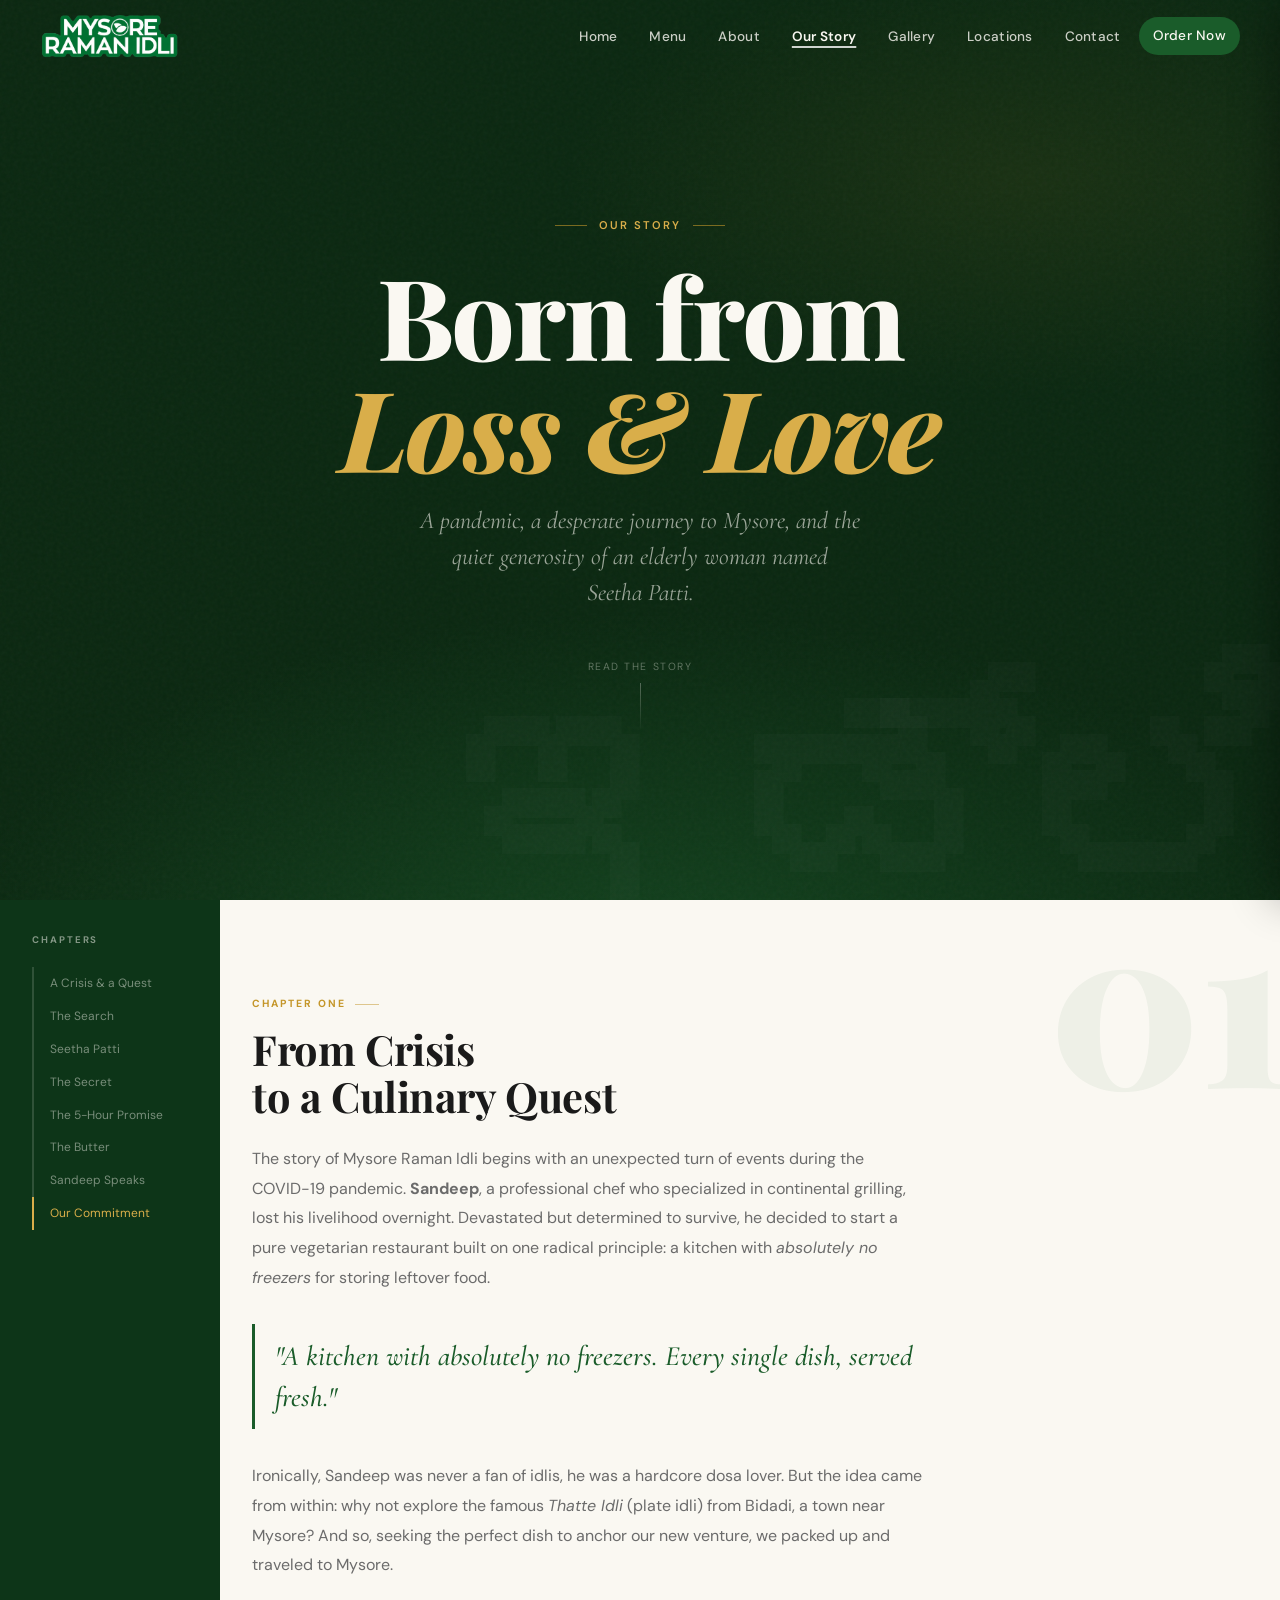
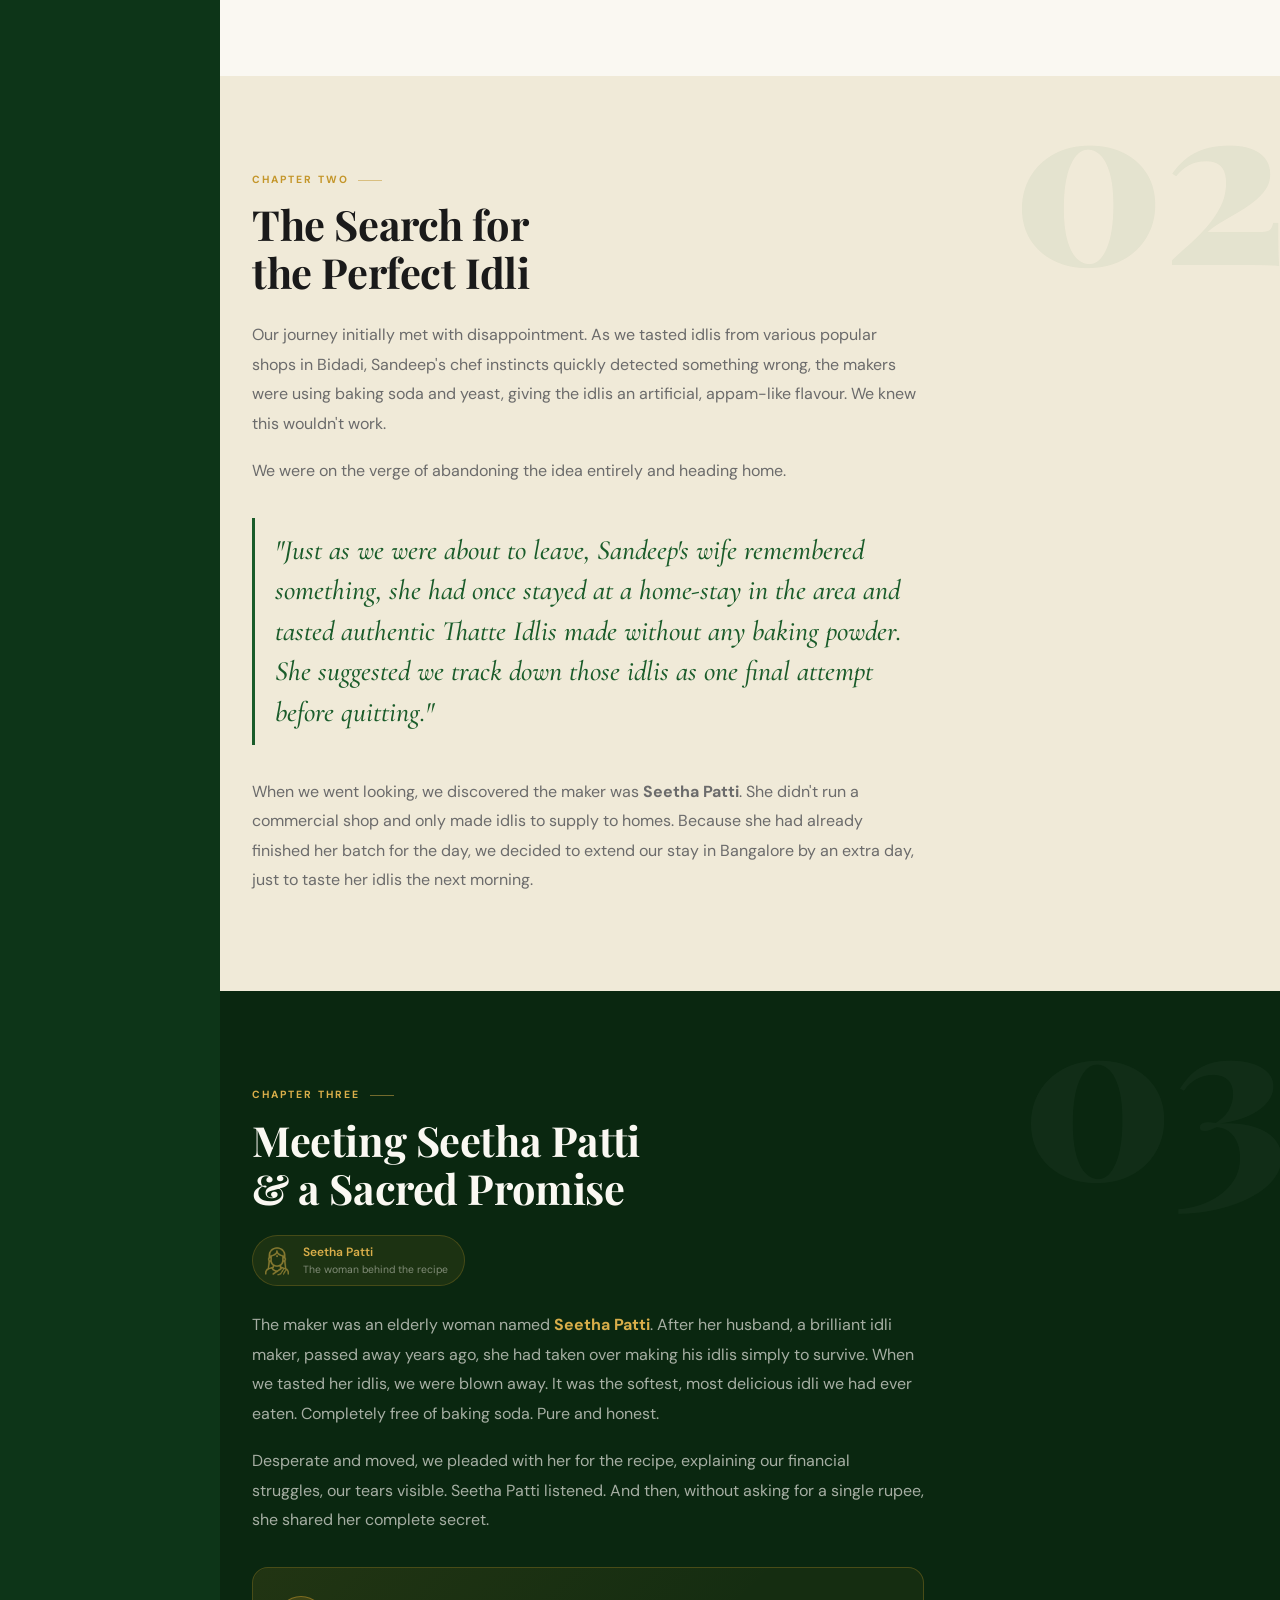
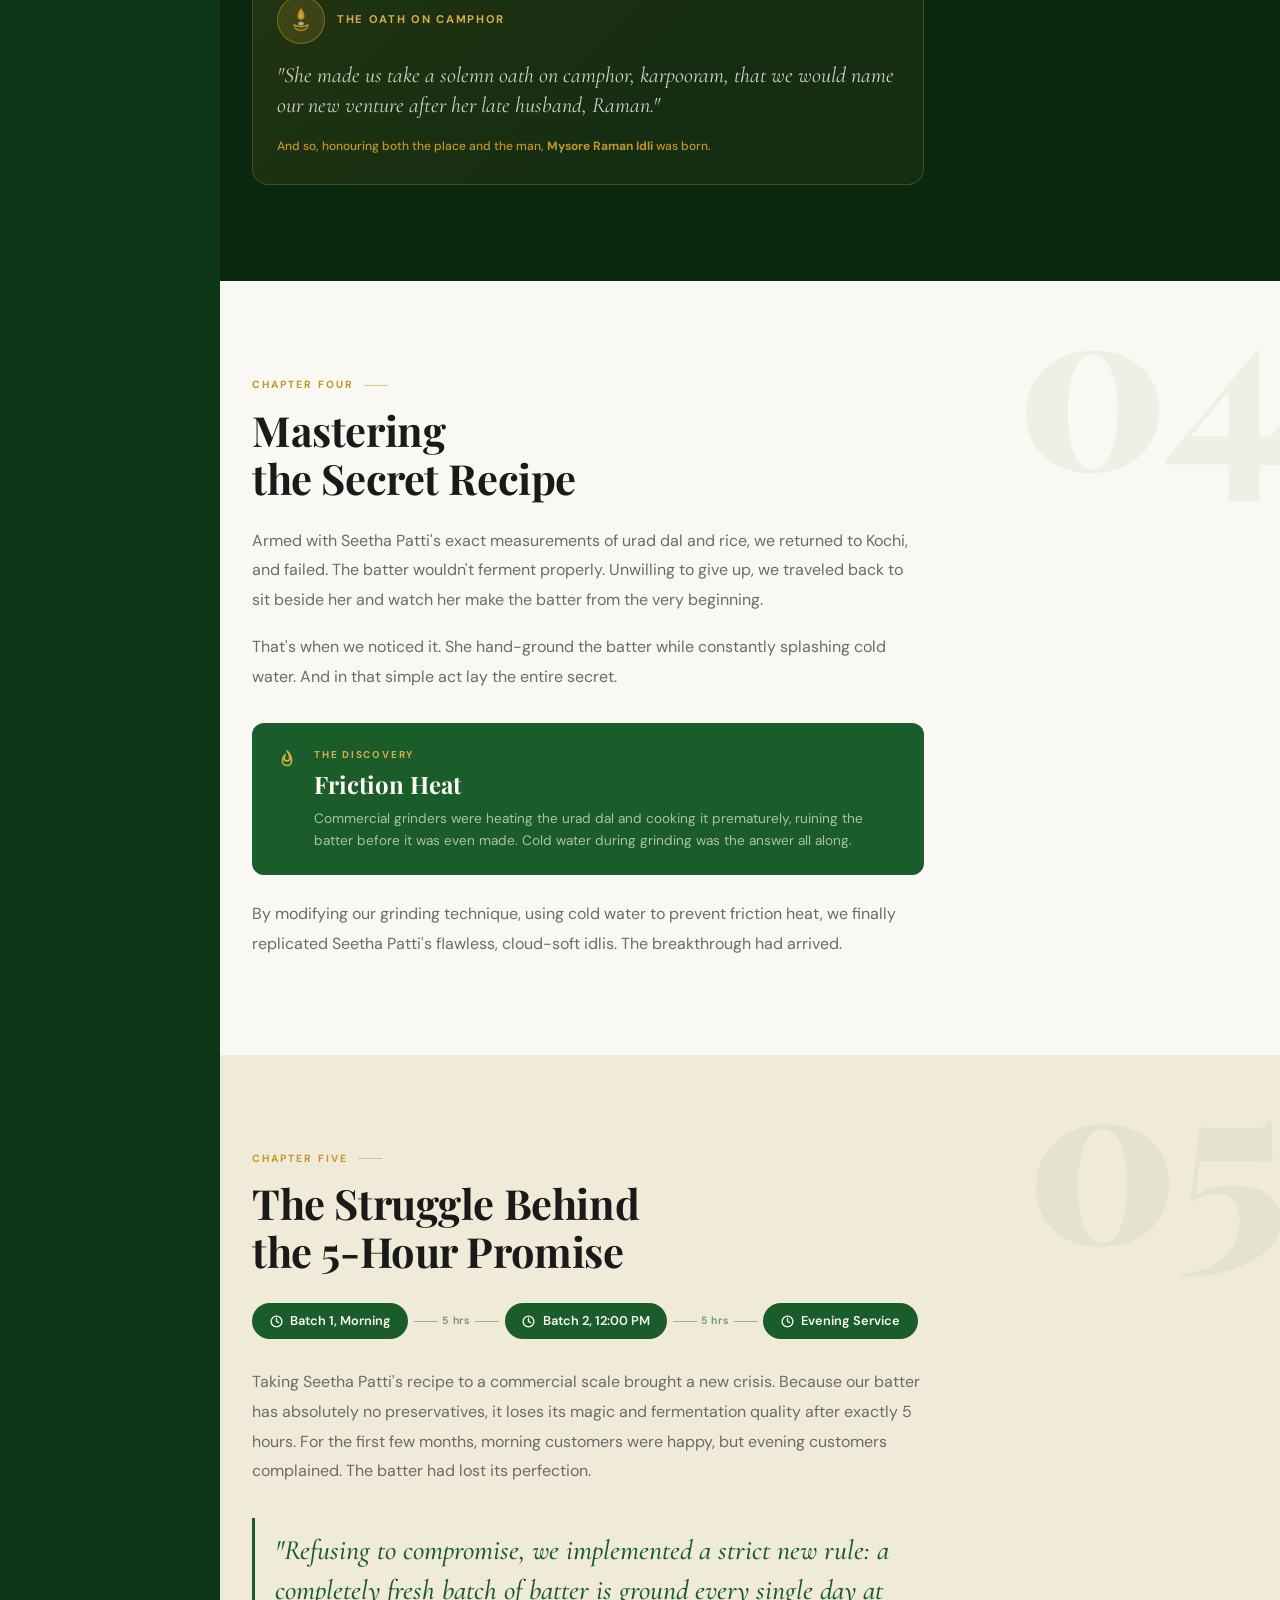
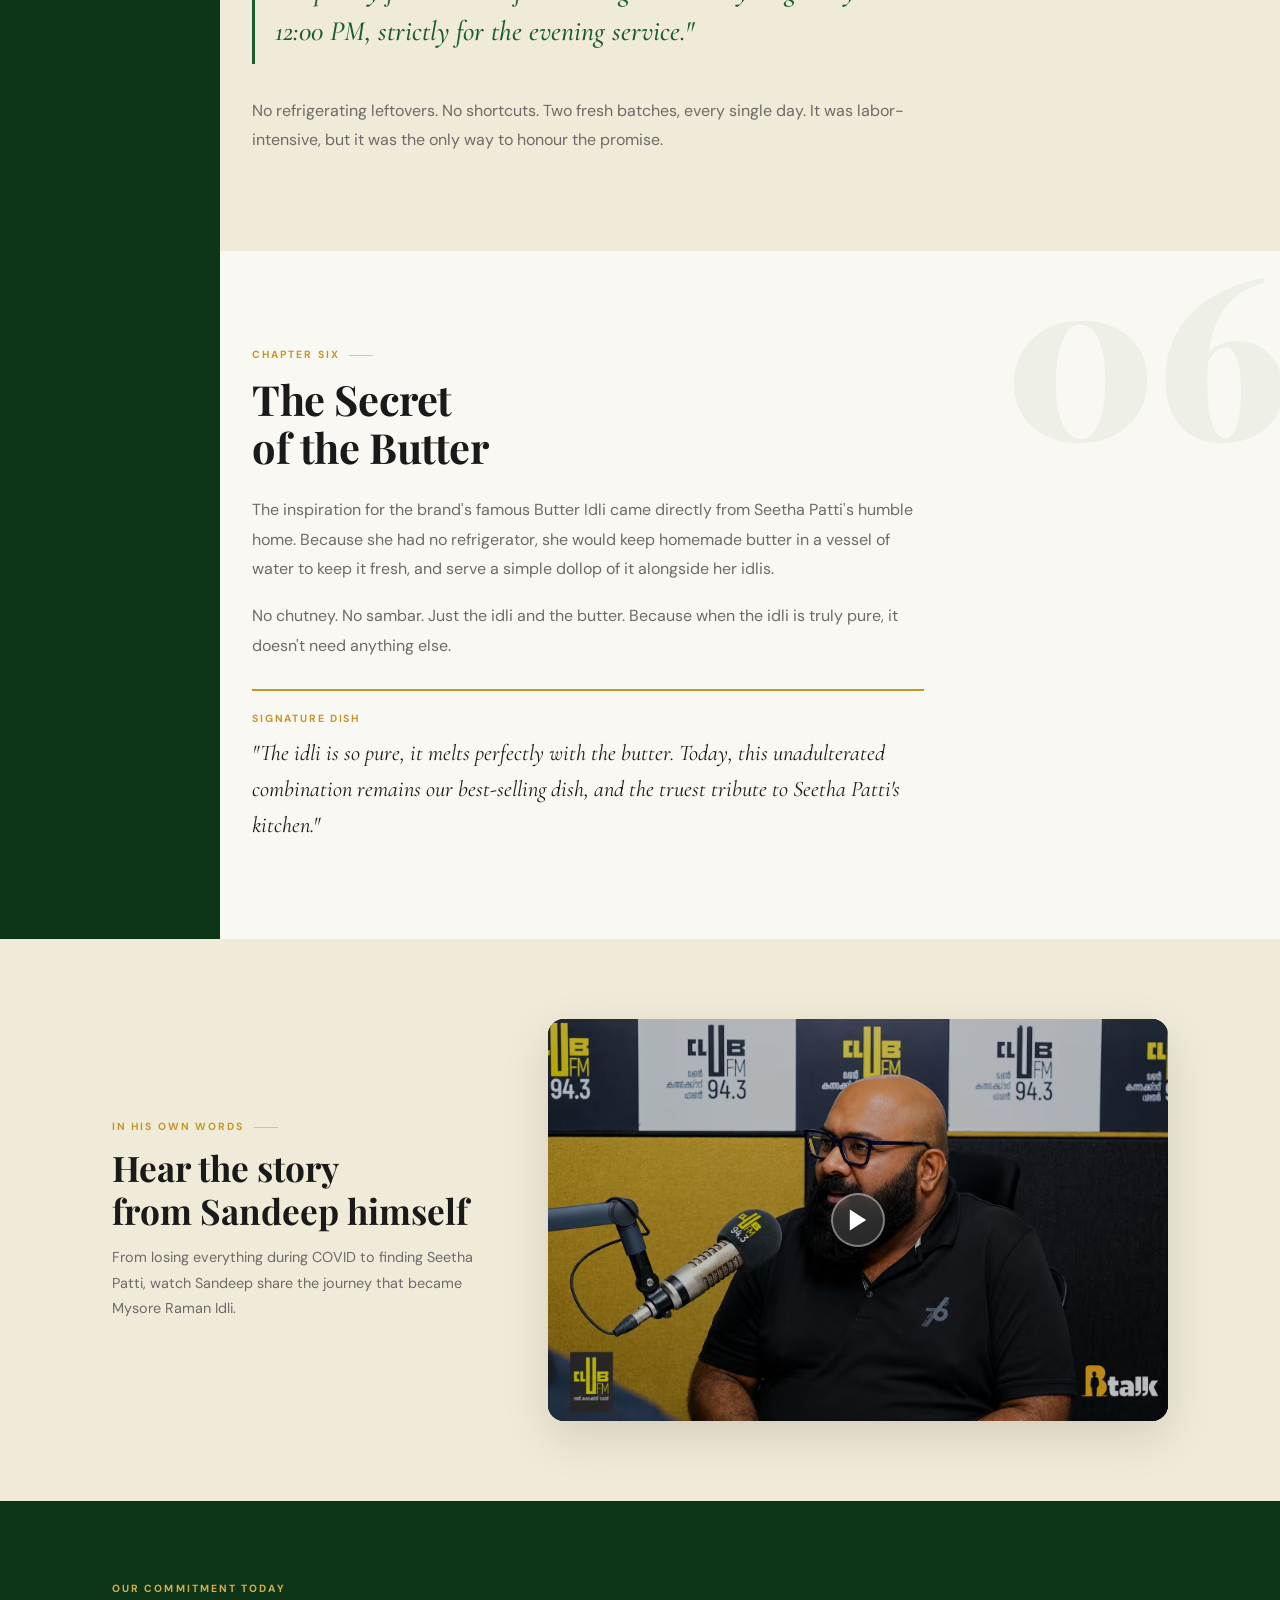
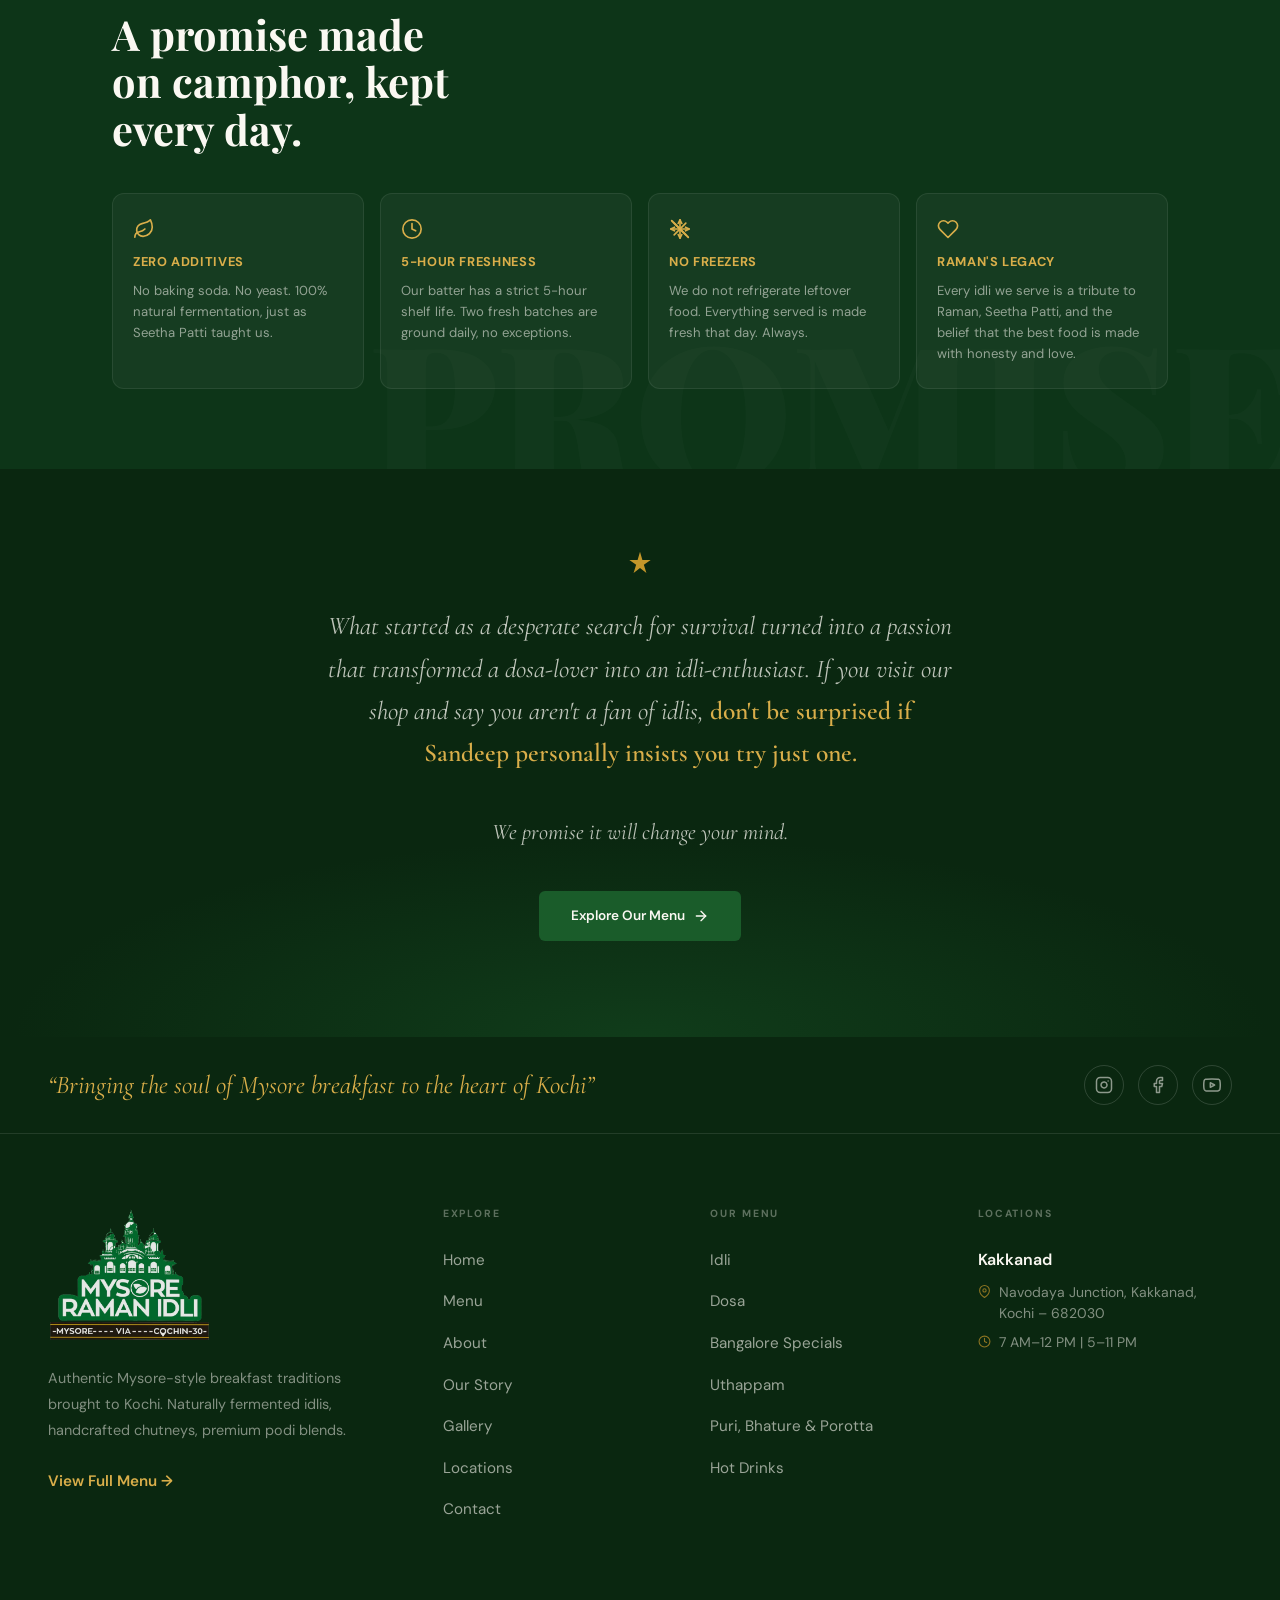
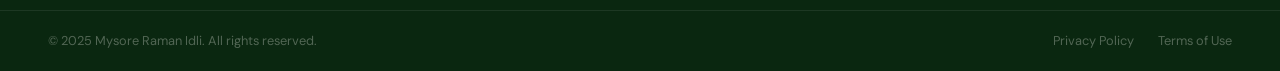
<file: docs/story.html>
<!DOCTYPE html>
<html lang="en">
<head>
  <meta charset="UTF-8" />
  <meta name="viewport" content="width=device-width, initial-scale=1.0" />
  <title>Our Story — Mysore Raman Idli</title>
  <meta name="description" content="How a COVID crisis, a journey to Mysore, and the kindness of an elderly woman named Seetha Patti gave birth to Mysore Raman Idli." />
  <!-- Open Graph -->
  <meta property="og:type" content="website" />
  <meta property="og:url" content="https://kiranmrkmr.github.io/mysoreramanidli/story.html" />
  <meta property="og:title" content="Our Story — Mysore Raman Idli" />
  <meta property="og:description" content="How a COVID crisis, a journey to Mysore, and the kindness of an elderly woman named Seetha Patti gave birth to Mysore Raman Idli." />
  <meta property="og:image" content="https://kiranmrkmr.github.io/mysoreramanidli/images/og-image.jpg" />
  <link rel="icon" href="images/favicon.png" type="image/png" />
  <link rel="stylesheet" href="css/new-styles.css" />
  <link rel="stylesheet" href="css/new-story.css" />
</head>
<body>

<!-- ===== PAGE LOADER ===== -->
<div class="page-loader" id="pageLoader">
  <img src="images/mri-full-logo.png" alt="Mysore Raman Idli" class="page-loader-logo" />
</div>

<!-- ===== NAVBAR ===== -->
<nav class="navbar" id="navbar">
  <div class="nav-inner">
    <a class="nav-logo" href="index.html">
      <img src="images/mri-text-only-logo.png" alt="Mysore Raman Idli" />
    </a>
    <ul class="nav-links">
      <li><a href="index.html">Home</a></li>
      <li><a href="menu.html">Menu</a></li>
      <li><a href="about.html">About</a></li>
      <li><a href="story.html" class="active">Our Story</a></li>
      <li><a href="gallery.html">Gallery</a></li>
      <li><a href="locations.html">Locations</a></li>
      <li><a href="contact.html">Contact</a></li>
      <li><a href="menu.html" class="nav-order">Order Now</a></li>
    </ul>
    <button class="hamburger" aria-label="Toggle menu"><span></span><span></span><span></span></button>
  </div>

</nav>
<div class="nav-overlay"></div>
<nav class="nav-drawer">
  <a href="index.html">Home</a>
  <a href="menu.html">Menu</a>
  <a href="about.html">About</a>
  <a href="story.html" class="active">Our Story</a>
  <a href="gallery.html">Gallery</a>
  <a href="locations.html">Locations</a>
  <a href="contact.html">Contact</a>
  <a href="menu.html" class="nav-drawer-order">Order Now</a>
</nav>


<main>

<!-- ===== STORY HERO ===== -->
<section class="story-hero">
  <div class="story-hero-grain" aria-hidden="true"></div>
  <div class="story-hero-deco" aria-hidden="true">ಇಡ್ಲಿ</div>

  <p class="story-hero-eyebrow story-reveal">Our Story</p>
  <h1 class="story-hero-title story-reveal" data-delay="1">
    Born from<br><span>Loss &amp; Love</span>
  </h1>
  <p class="story-hero-sub story-reveal" data-delay="2">
    A pandemic, a desperate journey to Mysore, and the quiet generosity of an elderly woman named <span style="white-space:nowrap">Seetha Patti.</span>
  </p>

  <div class="story-hero-scroll story-reveal" data-delay="3">
    <span>Read the story</span>
    <div class="story-hero-scroll-line"></div>
  </div>
</section>

<!-- ===== STORY BODY ===== -->
<div class="story-layout">

  <!-- Desktop sidebar nav -->
  <aside class="story-sidenav" id="storySidenav">
    <p class="story-sidenav-label">Chapters</p>
    <a href="#ch-1">A Crisis &amp; a Quest</a>
    <a href="#ch-2">The Search</a>
    <a href="#ch-3">Seetha Patti</a>
    <a href="#ch-4">The Secret</a>
    <a href="#ch-5">The 5-Hour Promise</a>
    <a href="#ch-6">The Butter</a>
    <a href="#ch-video">Sandeep Speaks</a>
    <a href="#ch-promise">Our Commitment</a>
  </aside>

  <div class="story-chapters">

    <!-- ── Chapter 1 ── -->
    <section class="story-chapter story-chapter--light" id="ch-1">
      <span class="story-ch-num" aria-hidden="true">01</span>
      <div class="story-ch-inner">
        <p class="story-ch-label story-reveal">Chapter One</p>
        <h2 class="story-ch-title story-reveal" data-delay="1">From Crisis<br>to a Culinary Quest</h2>
        <div class="story-ch-body">
          <p class="story-reveal" data-delay="2">The story of Mysore Raman Idli begins with an unexpected turn of events during the COVID-19 pandemic. <strong>Sandeep</strong>, a professional chef who specialized in continental grilling, lost his livelihood overnight. Devastated but determined to survive, he decided to start a pure vegetarian restaurant built on one radical principle: a kitchen with <em>absolutely no freezers</em> for storing leftover food.</p>

          <div class="story-pullquote story-reveal" data-delay="3">
            "A kitchen with absolutely no freezers. Every single dish, served fresh."
          </div>

          <p class="story-reveal" data-delay="3">Ironically, Sandeep was never a fan of idlis, he was a hardcore dosa lover. But the idea came from within: why not explore the famous <em>Thatte Idli</em> (plate idli) from Bidadi, a town near Mysore? And so, seeking the perfect dish to anchor our new venture, we packed up and traveled to Mysore.</p>
        </div>
      </div>
    </section>

    <!-- ── Chapter 2 ── -->
    <section class="story-chapter story-chapter--ivory" id="ch-2">
      <span class="story-ch-num" aria-hidden="true">02</span>
      <div class="story-ch-inner">
        <p class="story-ch-label story-reveal">Chapter Two</p>
        <h2 class="story-ch-title story-reveal" data-delay="1">The Search for<br>the Perfect Idli</h2>
        <div class="story-ch-body">
          <p class="story-reveal" data-delay="2">Our journey initially met with disappointment. As we tasted idlis from various popular shops in Bidadi, Sandeep's chef instincts quickly detected something wrong, the makers were using baking soda and yeast, giving the idlis an artificial, appam-like flavour. We knew this wouldn't work.</p>

          <p class="story-reveal" data-delay="2">We were on the verge of abandoning the idea entirely and heading home.</p>

          <div class="story-pullquote story-reveal" data-delay="3">
            "Just as we were about to leave, Sandeep's wife remembered something, she had once stayed at a home-stay in the area and tasted authentic Thatte Idlis made without any baking powder. She suggested we track down those idlis as one final attempt before quitting."
          </div>

          <p class="story-reveal" data-delay="3">When we went looking, we discovered the maker was <strong>Seetha Patti</strong>. She didn't run a commercial shop and only made idlis to supply to homes. Because she had already finished her batch for the day, we decided to extend our stay in Bangalore by an extra day, just to taste her idlis the next morning.</p>
        </div>
      </div>
    </section>

    <!-- ── Chapter 3 ── -->
    <section class="story-chapter story-chapter--dark" id="ch-3">
      <span class="story-ch-num" aria-hidden="true">03</span>
      <div class="story-ch-inner">
        <p class="story-ch-label story-reveal">Chapter Three</p>
        <h2 class="story-ch-title story-reveal" data-delay="1">Meeting Seetha Patti<br>&amp; a Sacred Promise</h2>

        <div class="story-character story-reveal" data-delay="2">
          <div class="story-character-avatar">
            <img src="images/seetha-patti-icon.svg" alt="Seetha Patti" width="30" height="30" style="filter: brightness(0) saturate(100%) invert(71%) sepia(47%) saturate(491%) hue-rotate(4deg) brightness(97%); opacity: 0.5;" />
          </div>
          <div>
            <p class="story-character-name">Seetha Patti</p>
            <p class="story-character-role">The woman behind the recipe</p>
          </div>
        </div>

        <div class="story-ch-body">
          <p class="story-reveal" data-delay="2">The maker was an elderly woman named <strong style="color:var(--brass-light)">Seetha Patti</strong>. After her husband, a brilliant idli maker, passed away years ago, she had taken over making his idlis simply to survive. When we tasted her idlis, we were blown away. It was the softest, most delicious idli we had ever eaten. Completely free of baking soda. Pure and honest.</p>

          <p class="story-reveal" data-delay="3">Desperate and moved, we pleaded with her for the recipe, explaining our financial struggles, our tears visible. Seetha Patti listened. And then, without asking for a single rupee, she shared her complete secret.</p>
        </div>

        <div class="story-oath-card story-reveal" data-delay="3">
          <div class="story-oath-header">
            <div class="story-oath-icon">
              <!-- Camphor in bowl SVG -->
              <svg width="28" height="28" viewBox="0 0 40 40" fill="none" xmlns="http://www.w3.org/2000/svg">
                <!-- Flame outer -->
                <path d="M20 3 C20 3 15 9 15 14.5 C15 17.5 17 19.5 20 19.5 C23 19.5 25 17.5 25 14.5 C25 9 20 3 20 3Z" fill="var(--brass)" opacity="0.9"/>
                <!-- Flame inner highlight -->
                <path d="M20 8 C20 8 17.5 12 17.5 14.5 C17.5 16 18.5 17 20 17 C21.5 17 22.5 16 22.5 14.5 C22.5 12 20 8 20 8Z" fill="var(--brass-light)" opacity="0.7"/>
                <!-- Camphor piece (white lump) -->
                <ellipse cx="20" cy="25" rx="4" ry="2.5" fill="rgba(250,248,242,0.6)" stroke="rgba(250,248,242,0.3)" stroke-width="0.5"/>
                <!-- Bowl rim -->
                <path d="M10 27 Q20 32 30 27" stroke="var(--brass)" stroke-width="2" stroke-linecap="round" fill="none"/>
                <!-- Bowl body -->
                <path d="M10 27 Q10 34 20 35 Q30 34 30 27" fill="rgba(196,150,42,0.15)" stroke="var(--brass)" stroke-width="1.5"/>
              </svg>
            </div>
            <p class="story-oath-title">The Oath on Camphor</p>
          </div>
          <p class="story-oath-text">
            "She made us take a solemn oath on camphor, karpooram, that we would name our new venture after her late husband, Raman."
          </p>
          <p class="story-oath-footer">And so, honouring both the place and the man, <strong>Mysore Raman Idli</strong> was born.</p>
        </div>
      </div>
    </section>

    <!-- ── Chapter 4 ── -->
    <section class="story-chapter story-chapter--light" id="ch-4">
      <span class="story-ch-num" aria-hidden="true">04</span>
      <div class="story-ch-inner">
        <p class="story-ch-label story-reveal">Chapter Four</p>
        <h2 class="story-ch-title story-reveal" data-delay="1">Mastering<br>the Secret Recipe</h2>
        <div class="story-ch-body">
          <p class="story-reveal" data-delay="2">Armed with Seetha Patti's exact measurements of urad dal and rice, we returned to Kochi, and failed. The batter wouldn't ferment properly. Unwilling to give up, we traveled back to sit beside her and watch her make the batter from the very beginning.</p>

          <p class="story-reveal" data-delay="2">That's when we noticed it. She hand-ground the batter while constantly splashing cold water. And in that simple act lay the entire secret.</p>
        </div>

        <div class="story-secret-box story-reveal" data-delay="3">
          <div class="story-secret-icon"><svg width="22" height="22" viewBox="0 0 24 24" fill="none" stroke="var(--brass-light)" stroke-width="1.8" stroke-linecap="round" stroke-linejoin="round"><path d="M12 2c0 0 3 4 3 8a3 3 0 0 1-6 0c0-2 1-4 1-4S7 9 7 13a5 5 0 0 0 10 0c0-6-5-11-5-11z"/></svg></div>
          <div>
            <p class="story-secret-label">The Discovery</p>
            <p class="story-secret-text">Friction Heat</p>
            <p class="story-secret-sub">Commercial grinders were heating the urad dal and cooking it prematurely, ruining the batter before it was even made. Cold water during grinding was the answer all along.</p>
          </div>
        </div>

        <div class="story-ch-body" style="margin-top:1.5rem">
          <p class="story-reveal" data-delay="4">By modifying our grinding technique, using cold water to prevent friction heat, we finally replicated Seetha Patti's flawless, cloud-soft idlis. The breakthrough had arrived.</p>
        </div>
      </div>
    </section>

    <!-- ── Chapter 5 ── -->
    <section class="story-chapter story-chapter--ivory" id="ch-5">
      <span class="story-ch-num" aria-hidden="true">05</span>
      <div class="story-ch-inner">
        <p class="story-ch-label story-reveal">Chapter Five</p>
        <h2 class="story-ch-title story-reveal" data-delay="1">The Struggle Behind<br>the 5-Hour Promise</h2>

        <div class="story-clock-band story-reveal" data-delay="2">
          <div class="story-clock-step">
            <div class="story-clock-pill">
              <svg width="13" height="13" viewBox="0 0 24 24" fill="none" stroke="currentColor" stroke-width="2.5" stroke-linecap="round" stroke-linejoin="round"><circle cx="12" cy="12" r="10"/><polyline points="12 6 12 12 16 14"/></svg>
              Batch 1, Morning
            </div>
          </div>
          <div class="story-clock-connector">
            <div class="story-clock-connector-line"></div>
            <span class="story-clock-divider">5 hrs</span>
            <div class="story-clock-connector-line"></div>
          </div>
          <div class="story-clock-step">
            <div class="story-clock-pill">
              <svg width="13" height="13" viewBox="0 0 24 24" fill="none" stroke="currentColor" stroke-width="2.5" stroke-linecap="round" stroke-linejoin="round"><circle cx="12" cy="12" r="10"/><polyline points="12 6 12 12 16 14"/></svg>
              Batch 2, 12:00 PM
            </div>
          </div>
          <div class="story-clock-connector">
            <div class="story-clock-connector-line"></div>
            <span class="story-clock-divider">5 hrs</span>
            <div class="story-clock-connector-line"></div>
          </div>
          <div class="story-clock-step">
            <div class="story-clock-pill">
              <svg width="13" height="13" viewBox="0 0 24 24" fill="none" stroke="currentColor" stroke-width="2.5" stroke-linecap="round" stroke-linejoin="round"><circle cx="12" cy="12" r="10"/><polyline points="12 6 12 12 16 14"/></svg>
              Evening Service
            </div>
          </div>
        </div>

        <div class="story-ch-body">
          <p class="story-reveal" data-delay="2">Taking Seetha Patti's recipe to a commercial scale brought a new crisis. Because our batter has absolutely no preservatives, it loses its magic and fermentation quality after exactly 5 hours. For the first few months, morning customers were happy, but evening customers complained. The batter had lost its perfection.</p>

          <div class="story-pullquote story-reveal" data-delay="3">
            "Refusing to compromise, we implemented a strict new rule: a completely fresh batch of batter is ground every single day at 12:00 PM, strictly for the evening service."
          </div>

          <p class="story-reveal" data-delay="3">No refrigerating leftovers. No shortcuts. Two fresh batches, every single day. It was labor-intensive, but it was the only way to honour the promise.</p>
        </div>
      </div>
    </section>

    <!-- ── Chapter 6 ── -->
    <section class="story-chapter story-chapter--light" id="ch-6">
      <span class="story-ch-num" aria-hidden="true">06</span>
      <div class="story-ch-inner">
        <p class="story-ch-label story-reveal">Chapter Six</p>
        <h2 class="story-ch-title story-reveal" data-delay="1">The Secret<br>of the Butter</h2>
        <div class="story-ch-body">
          <p class="story-reveal" data-delay="2">The inspiration for the brand's famous Butter Idli came directly from Seetha Patti's humble home. Because she had no refrigerator, she would keep homemade butter in a vessel of water to keep it fresh, and serve a simple dollop of it alongside her idlis.</p>

          <p class="story-reveal" data-delay="2">No chutney. No sambar. Just the idli and the butter. Because when the idli is truly pure, it doesn't need anything else.</p>
        </div>

        <div class="story-butter-card story-reveal" data-delay="3">
          <p class="story-butter-label">Signature Dish</p>
          <p class="story-butter-text">"The idli is so pure, it melts perfectly with the butter. Today, this unadulterated combination remains our best-selling dish, and the truest tribute to Seetha Patti's kitchen."</p>
        </div>
      </div>
    </section>

  </div><!-- /story-chapters -->
</div><!-- /story-layout -->

<!-- ===== VIDEO SECTION ===== -->
<section class="story-video-section" id="ch-video">
  <div class="story-video-inner">
    <div class="story-video-text story-reveal">
      <p class="story-ch-label" style="color:var(--brass)">In His Own Words</p>
      <h2 class="story-video-title">Hear the story<br>from Sandeep himself</h2>
      <p class="story-video-sub">From losing everything during COVID to finding Seetha Patti, watch Sandeep share the journey that became Mysore Raman Idli.</p>
    </div>
    <div class="story-video-wrap story-reveal" data-delay="2" id="storyVideoWrap">
      <video
        class="story-video-player"
        id="storyVideo"
        src="images/sandeep-interview-web.mp4"
        preload="none"
        playsinline
        poster="images/sandeep-poster.avif"
        aria-label="Sandeep's interview about the origin of Mysore Raman Idli"
      ></video>
      <!-- Custom overlay -->
      <div class="svp-overlay" id="svpOverlay">
        <button class="svp-btn" id="svpBtn" aria-label="Play video">
          <svg class="svp-icon-play" width="28" height="28" viewBox="0 0 24 24" fill="currentColor"><polygon points="5,3 19,12 5,21"/></svg>
          <svg class="svp-icon-pause" width="28" height="28" viewBox="0 0 24 24" fill="currentColor"><rect x="5" y="3" width="4" height="18" rx="1"/><rect x="15" y="3" width="4" height="18" rx="1"/></svg>
        </button>
      </div>
    </div>
  </div>
</section>

<!-- ===== PROMISE SECTION ===== -->
<section class="story-promise" id="ch-promise">
  <div class="story-ch-inner" style="max-width:66rem; margin:0 auto">
    <p class="story-promise-eyebrow story-reveal">Our Commitment Today</p>
    <h2 class="story-promise-title story-reveal" data-delay="1">A promise made<br>on camphor, kept every day.</h2>

    <div class="story-promise-grid">
      <div class="story-pledge-card story-reveal" data-delay="1">
        <div class="story-pledge-icon"><svg width="22" height="22" viewBox="0 0 24 24" fill="none" stroke="var(--brass-light)" stroke-width="1.8" stroke-linecap="round" stroke-linejoin="round"><path d="M11 20A7 7 0 0 1 9.8 6.1C15.5 5 17 4.48 19 2c1 2 2 4.18 2 8 0 5.5-4.78 10-10 10z"/><path d="M2 21c0-3 1.85-5.36 5.08-6C9.5 14.52 12 13 13 12"/></svg></div>
        <p class="story-pledge-title">Zero Additives</p>
        <p class="story-pledge-desc">No baking soda. No yeast. 100% natural fermentation, just as Seetha Patti taught us.</p>
      </div>
      <div class="story-pledge-card story-reveal" data-delay="2">
        <div class="story-pledge-icon"><svg width="22" height="22" viewBox="0 0 24 24" fill="none" stroke="var(--brass-light)" stroke-width="1.8" stroke-linecap="round" stroke-linejoin="round"><circle cx="12" cy="12" r="10"/><polyline points="12 6 12 12 16 14"/></svg></div>
        <p class="story-pledge-title">5-Hour Freshness</p>
        <p class="story-pledge-desc">Our batter has a strict 5-hour shelf life. Two fresh batches are ground daily, no exceptions.</p>
      </div>
      <div class="story-pledge-card story-reveal" data-delay="3">
        <div class="story-pledge-icon"><svg width="22" height="22" viewBox="0 0 24 24" fill="none" stroke="var(--brass-light)" stroke-width="1.8" stroke-linecap="round" stroke-linejoin="round">
          <!-- Snowflake -->
          <line x1="12" y1="2" x2="12" y2="22"/><line x1="2" y1="12" x2="22" y2="12"/>
          <line x1="5.64" y1="5.64" x2="18.36" y2="18.36"/><line x1="18.36" y1="5.64" x2="5.64" y2="18.36"/>
          <polyline points="10 6 12 2 14 6"/><polyline points="10 18 12 22 14 18"/>
          <polyline points="6 10 2 12 6 14"/><polyline points="18 10 22 12 18 14"/>
          <!-- Cross-out line -->
          <line x1="3" y1="3" x2="21" y2="21" stroke-width="2"/>
        </svg></div>
        <p class="story-pledge-title">No Freezers</p>
        <p class="story-pledge-desc">We do not refrigerate leftover food. Everything served is made fresh that day. Always.</p>
      </div>
      <div class="story-pledge-card story-reveal" data-delay="4">
        <div class="story-pledge-icon"><svg width="22" height="22" viewBox="0 0 24 24" fill="none" stroke="var(--brass-light)" stroke-width="1.8" stroke-linecap="round" stroke-linejoin="round"><path d="M20.84 4.61a5.5 5.5 0 0 0-7.78 0L12 5.67l-1.06-1.06a5.5 5.5 0 0 0-7.78 7.78l1.06 1.06L12 21.23l7.78-7.78 1.06-1.06a5.5 5.5 0 0 0 0-7.78z"/></svg></div>
        <p class="story-pledge-title">Raman's Legacy</p>
        <p class="story-pledge-desc">Every idli we serve is a tribute to Raman, Seetha Patti, and the belief that the best food is made with honesty and love.</p>
      </div>
    </div>
  </div>
</section>

<!-- ===== CLOSING ===== -->
<section class="story-closing">
  <div class="story-closing-inner">
    <div class="story-closing-ornament story-reveal"><svg width="32" height="32" viewBox="0 0 24 24" fill="var(--brass)" stroke="none"><path d="M12 2l1.8 6.2H20l-5.1 3.7 1.9 6.1L12 14.3l-4.8 3.7 1.9-6.1L4 8.2h6.2z"/></svg></div>
    <p class="story-closing-text story-reveal" data-delay="1">
      What started as a desperate search for survival turned into a passion that transformed a dosa-lover into an idli-enthusiast. If you visit our shop and say you aren't a fan of idlis, <strong>don't be surprised if Sandeep personally insists you try just one.</strong>
    </p>
    <p class="story-closing-text story-reveal" data-delay="2" style="font-size:1.4rem; margin-bottom:2.5rem;">
      We promise it will change your mind.
    </p>
    <a href="menu.html" class="story-closing-cta story-reveal" data-delay="3">
      Explore Our Menu
      <svg width="16" height="16" viewBox="0 0 24 24" fill="none" stroke="currentColor" stroke-width="2" stroke-linecap="round" stroke-linejoin="round"><line x1="5" y1="12" x2="19" y2="12"/><polyline points="12 5 19 12 12 19"/></svg>
    </a>
  </div>
</section>

</main>

<!-- ===== FOOTER ===== -->
<footer>
  <div class="footer-quote-strip">
    <div class="footer-quote-inner">
      <p class="footer-quote">&ldquo;Bringing the soul of Mysore breakfast to the heart of Kochi&rdquo;</p>
      <div class="footer-social">
        <a href="https://www.instagram.com/mysore_raman_idli/" target="_blank" rel="noopener noreferrer" aria-label="Instagram"><svg xmlns="http://www.w3.org/2000/svg" width="15" height="15" viewBox="0 0 24 24" fill="none" stroke="currentColor" stroke-width="2" stroke-linecap="round" stroke-linejoin="round"><rect x="2" y="2" width="20" height="20" rx="5" ry="5"/><path d="M16 11.37A4 4 0 1 1 12.63 8 4 4 0 0 1 16 11.37z"/><line x1="17.5" y1="6.5" x2="17.51" y2="6.5"/></svg></a>
        <a href="https://www.facebook.com/mysoreramanidli/" target="_blank" rel="noopener noreferrer" aria-label="Facebook"><svg xmlns="http://www.w3.org/2000/svg" width="15" height="15" viewBox="0 0 24 24" fill="none" stroke="currentColor" stroke-width="2" stroke-linecap="round" stroke-linejoin="round"><path d="M18 2h-3a5 5 0 0 0-5 5v3H7v4h3v8h4v-8h3l1-4h-4V7a1 1 0 0 1 1-1h3z"/></svg></a>
        <a href="https://youtube.com/@mysoreramanidli" target="_blank" rel="noopener noreferrer" aria-label="YouTube"><svg xmlns="http://www.w3.org/2000/svg" width="15" height="15" viewBox="0 0 24 24" fill="none" stroke="currentColor" stroke-width="2" stroke-linecap="round" stroke-linejoin="round"><path d="M22.54 6.42a2.78 2.78 0 0 0-1.95-1.96C18.88 4 12 4 12 4s-6.88 0-8.59.46a2.78 2.78 0 0 0-1.95 1.96A29 29 0 0 0 1 12a29 29 0 0 0 .46 5.58A2.78 2.78 0 0 0 3.41 19.6C5.12 20 12 20 12 20s6.88 0 8.59-.46a2.78 2.78 0 0 0 1.95-1.95A29 29 0 0 0 23 12a29 29 0 0 0-.46-5.58z"/><polygon points="9.75 15.02 15.5 12 9.75 8.98 9.75 15.02"/></svg></a>
      </div>
    </div>
  </div>
  <div class="footer-grid">
    <div>
      <img src="images/mri-full-logo.png" alt="Mysore Raman Idli" class="footer-brand-logo" />
      <p class="footer-brand-desc">Authentic Mysore-style breakfast traditions brought to Kochi. Naturally fermented idlis, handcrafted chutneys, premium podi blends.</p>
      <a href="menu.html" class="footer-brand-link">View Full Menu &rarr;</a>
    </div>
    <div>
      <h3 class="footer-col-title">Explore</h3>
      <ul class="footer-links">
        <li><a href="index.html">Home</a></li><li><a href="menu.html">Menu</a></li><li><a href="about.html">About</a></li><li><a href="story.html">Our Story</a></li><li><a href="gallery.html">Gallery</a></li><li><a href="locations.html">Locations</a></li><li><a href="contact.html">Contact</a></li>
      </ul>
    </div>
    <div>
      <h3 class="footer-col-title">Our Menu</h3>
      <ul class="footer-links">
        <li><a href="menu.html#idli">Idli</a></li><li><a href="menu.html#dosa">Dosa</a></li><li><a href="menu.html#bangalore">Bangalore Specials</a></li><li><a href="menu.html#uthappam">Uthappam</a></li><li><a href="menu.html#puri">Puri, Bhature &amp; Porotta</a></li><li><a href="menu.html#hot">Hot Drinks</a></li>
      </ul>
    </div>
    <div>
      <h3 class="footer-col-title">Locations</h3>
      <div class="footer-loc-block">
        <p class="footer-loc-name">Kakkanad</p>
        <div class="footer-loc-info"><svg xmlns="http://www.w3.org/2000/svg" viewBox="0 0 24 24" fill="none" stroke="currentColor" stroke-width="2" stroke-linecap="round" stroke-linejoin="round"><path d="M21 10c0 7-9 13-9 13s-9-6-9-13a9 9 0 0 1 18 0z"/><circle cx="12" cy="10" r="3"/></svg><span>Navodaya Junction, Kakkanad, Kochi – 682030</span></div>
        <div class="footer-loc-info"><svg xmlns="http://www.w3.org/2000/svg" viewBox="0 0 24 24" fill="none" stroke="currentColor" stroke-width="2" stroke-linecap="round" stroke-linejoin="round"><circle cx="12" cy="12" r="10"/><polyline points="12 6 12 12 16 14"/></svg><span>7 AM–12 PM  |  5–11 PM</span></div>
      </div>
    </div>
  </div>
  <div class="footer-bottom">
    <div class="footer-bottom-inner">
      <p class="footer-copy">&copy; 2025 Mysore Raman Idli. All rights reserved.</p>
      <div class="footer-legal"><a href="#">Privacy Policy</a><a href="#">Terms of Use</a></div>
    </div>
  </div>
</footer>

<script src="js/main.js"></script>
<script>
  // Story page: scroll reveal
  (function () {
    const els = document.querySelectorAll('.story-reveal');
    const obs = new IntersectionObserver((entries) => {
      entries.forEach(e => {
        if (e.isIntersecting) {
          e.target.classList.add('revealed');
          obs.unobserve(e.target);
        }
      });
    }, { threshold: 0.12 });
    els.forEach(el => obs.observe(el));
  })();

  // Story page: desktop sidebar chapter tracking
  (function () {
    const nav = document.getElementById('storySidenav');
    if (!nav) return;
    const links = nav.querySelectorAll('a');
    const sections = Array.from(links).map(a => document.querySelector(a.getAttribute('href'))).filter(Boolean);

    const obs = new IntersectionObserver((entries) => {
      entries.forEach(e => {
        if (e.isIntersecting) {
          links.forEach(l => l.classList.remove('active'));
          const active = nav.querySelector(`a[href="#${e.target.id}"]`);
          if (active) active.classList.add('active');
        }
      });
    }, { rootMargin: '-40% 0px -50% 0px' });

    sections.forEach(s => obs.observe(s));
  })();

  // ── Custom video player ──
  (function () {
    const video   = document.getElementById('storyVideo');
    const overlay = document.getElementById('svpOverlay');
    const btn     = document.getElementById('svpBtn');
    if (!video || !overlay || !btn) return;

    const isTouchDevice = () => window.matchMedia('(hover: none)').matches;

    function setIdle() {
      overlay.className = 'svp-overlay state-idle';
      video.removeAttribute('controls');
    }
    function setPlaying() {
      overlay.className = 'svp-overlay state-playing';
      if (!isTouchDevice()) video.setAttribute('controls', '');
    }

    // Initial state
    setIdle();

    // Play/pause on button click
    btn.addEventListener('click', () => {
      if (video.paused) {
        video.play();
      } else {
        video.pause();
      }
    });

    // On mobile: tapping the overlay while playing pauses
    overlay.addEventListener('click', (e) => {
      if (e.target === btn || btn.contains(e.target)) return;
      if (isTouchDevice() && !video.paused) {
        video.pause();
      }
    });

    video.addEventListener('play',  setPlaying);
    video.addEventListener('pause', setIdle);
    video.addEventListener('ended', setIdle);
  })();
</script>
</body>
</html>
</file>
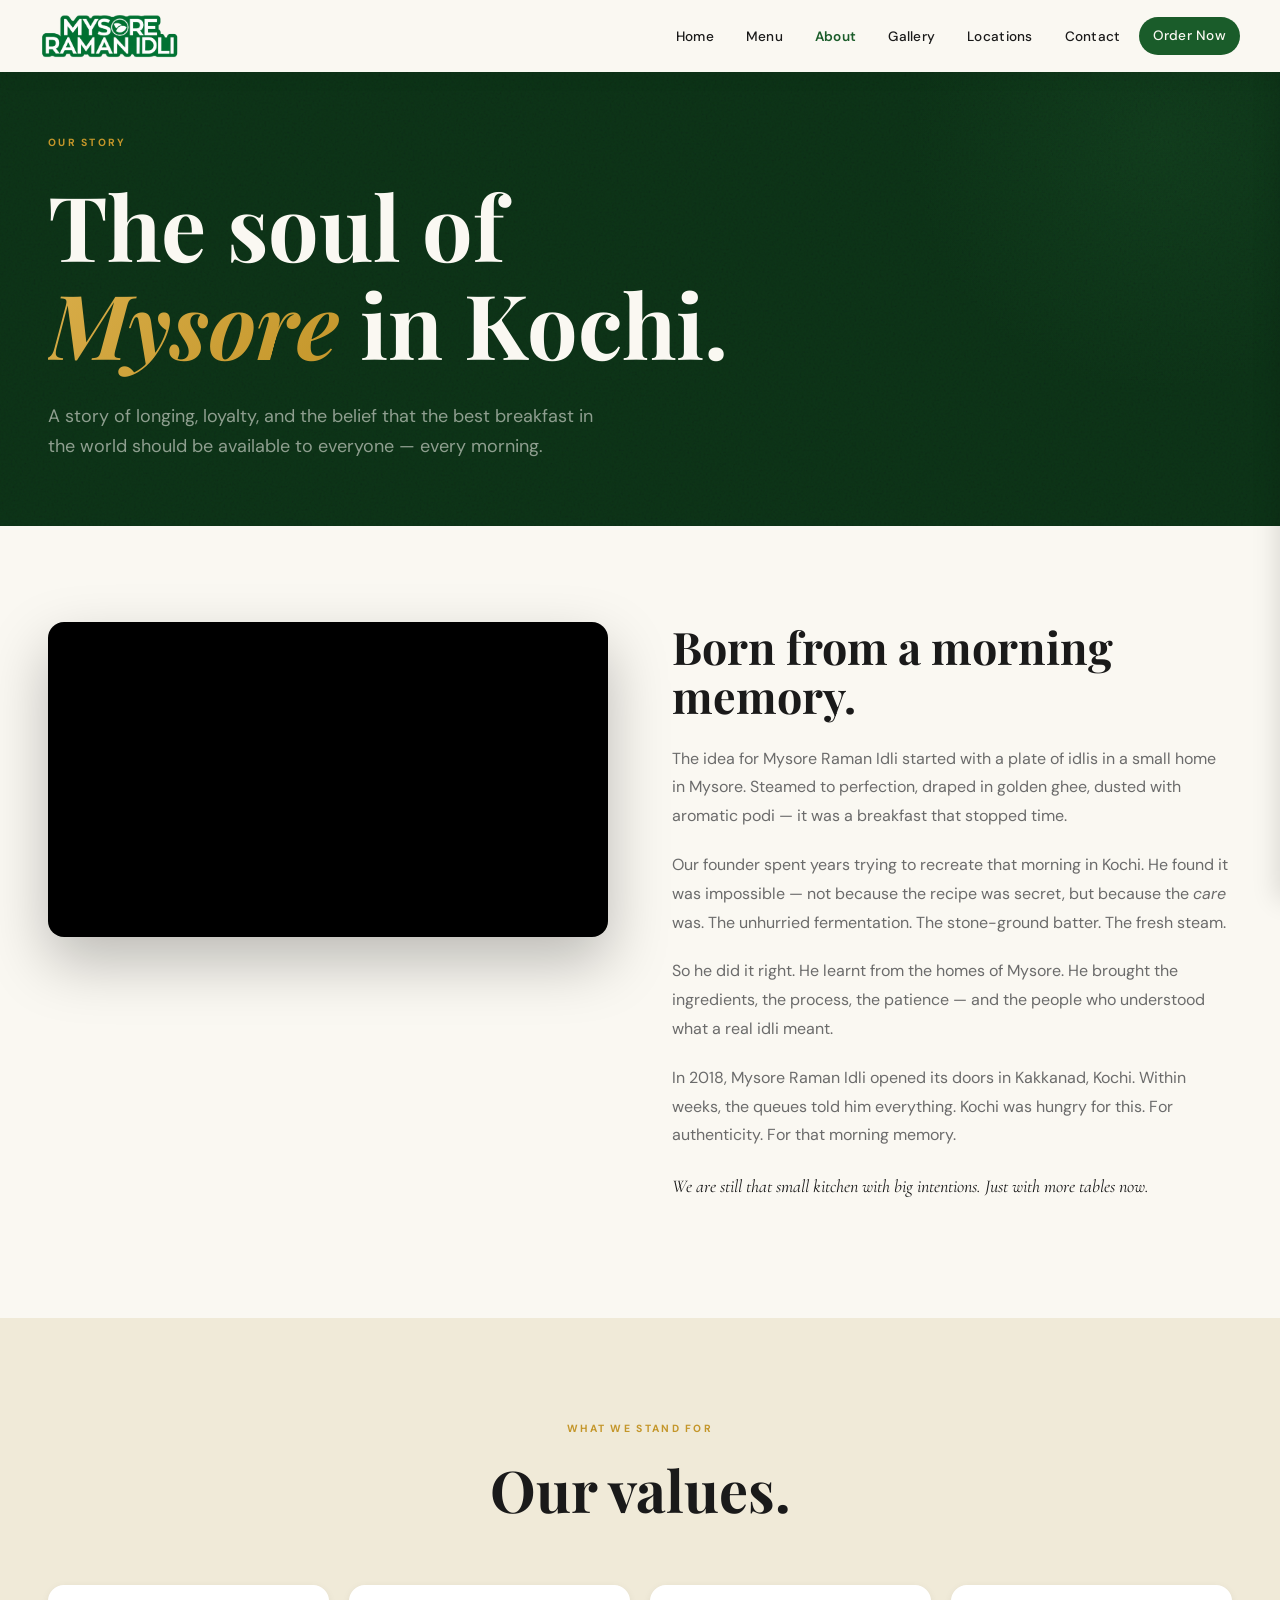
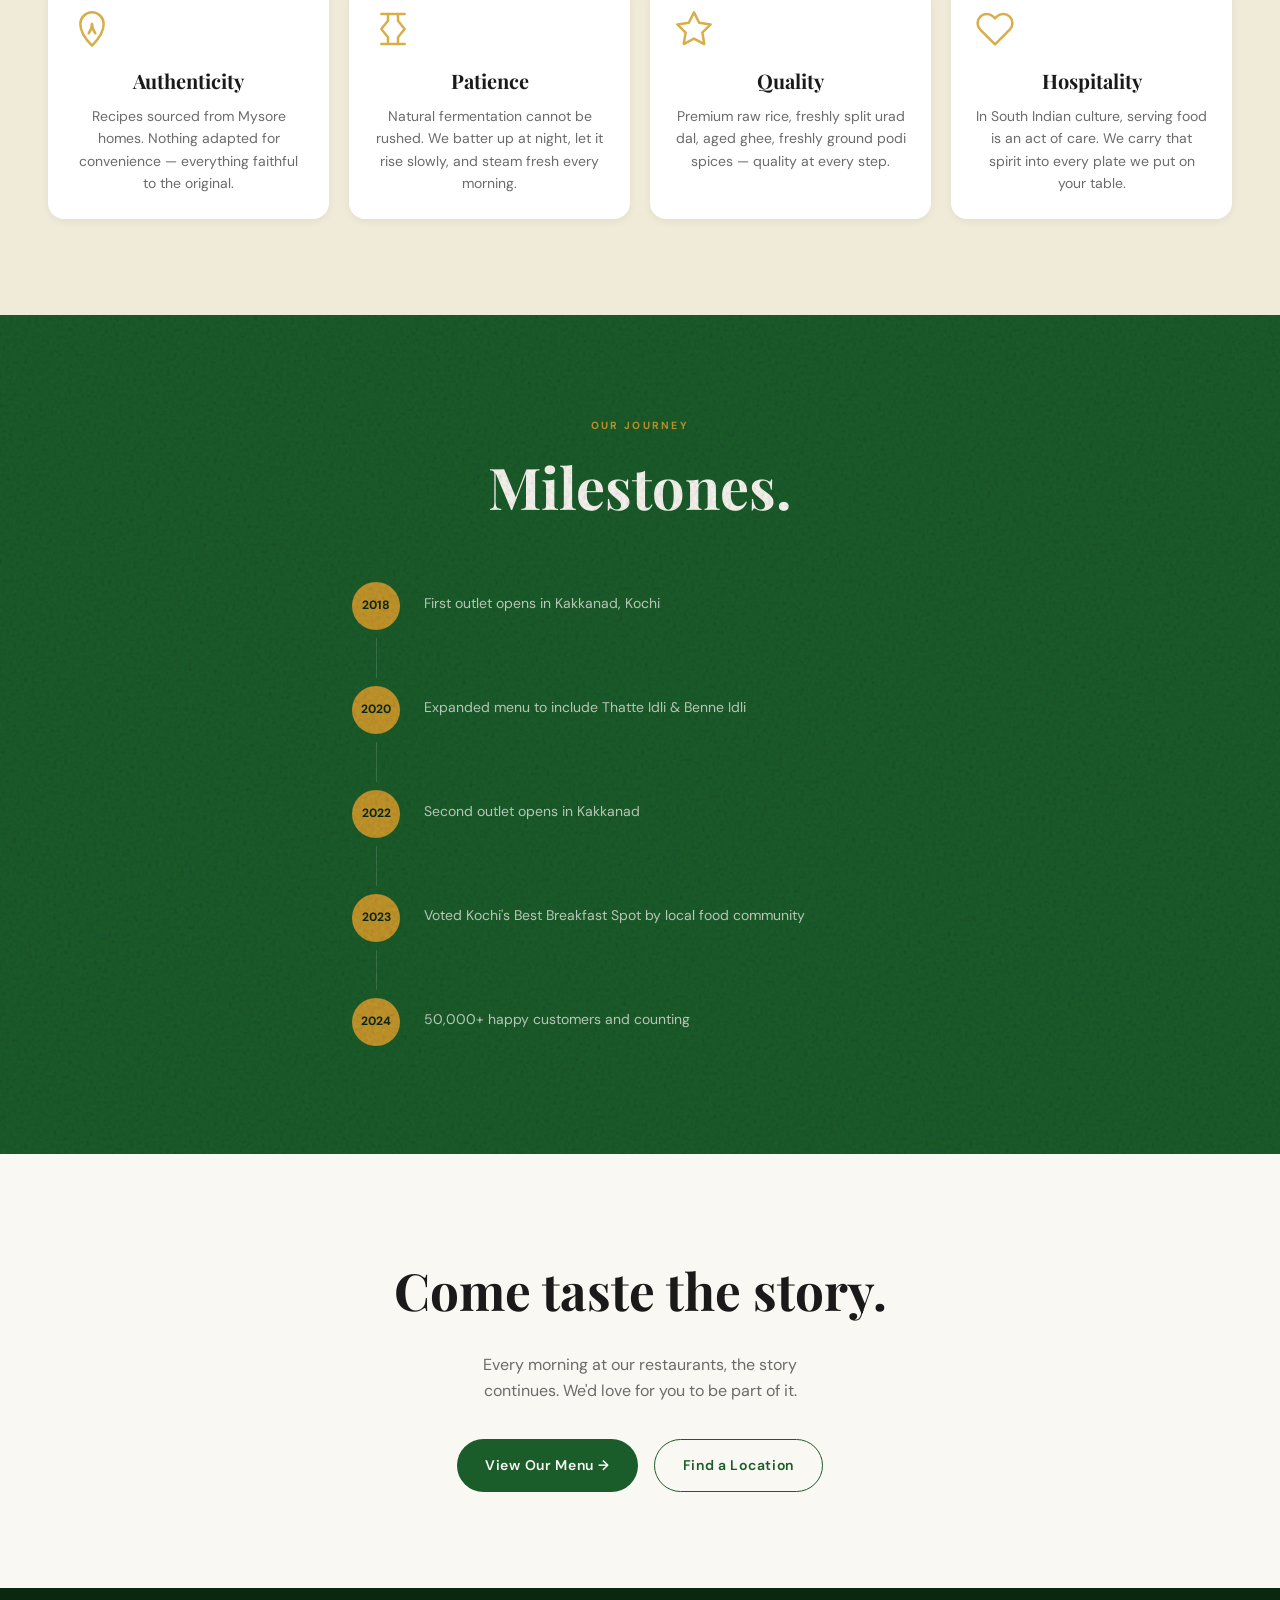
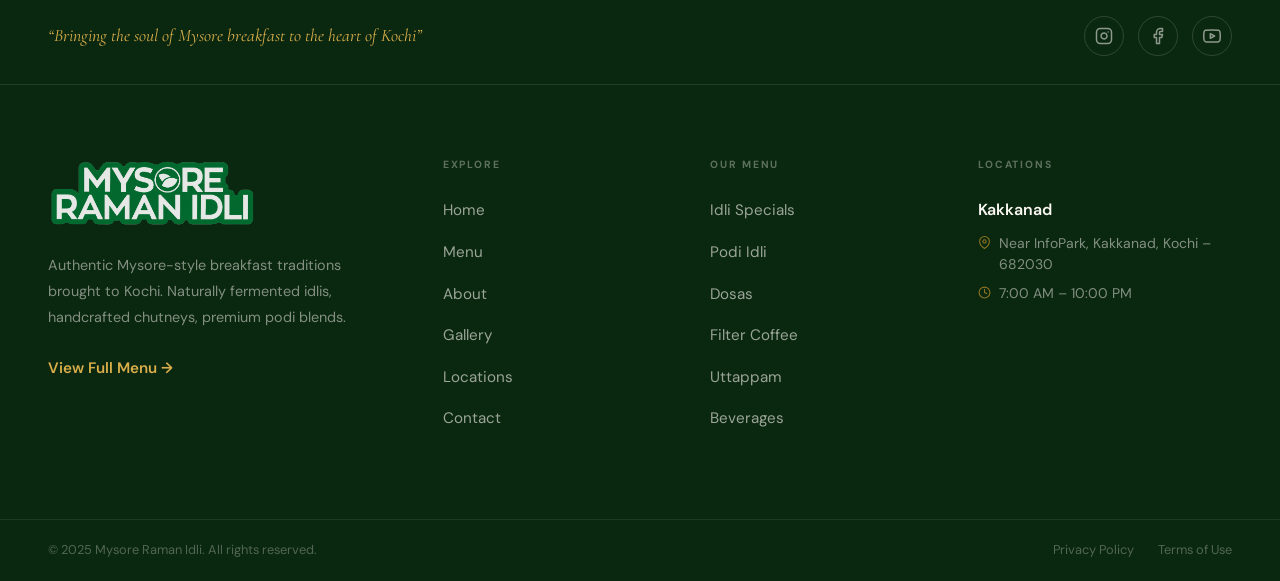
<file: static/about.html>
<!DOCTYPE html>
<html lang="en">
<head>
  <meta charset="UTF-8" />
  <meta name="viewport" content="width=device-width, initial-scale=1.0" />
  <title>About — Mysore Raman Idli</title>
  <meta name="description" content="The story behind Mysore Raman Idli — from Mysore's misty lanes to the vibrant heart of Kochi." />
  <link rel="stylesheet" href="css/styles.css" />
</head>
<body>

<!-- ===== NAVBAR ===== -->
<nav class="navbar inner-page" id="navbar">
  <div class="nav-inner">
    <a class="nav-logo" href="index.html">
      <img src="images/mri-text-only-logo.webp" alt="Mysore Raman Idli" />
    </a>
    <ul class="nav-links">
      <li><a href="index.html">Home</a></li>
      <li><a href="menu.html">Menu</a></li>
      <li><a href="about.html" class="active">About</a></li>
      <li><a href="gallery.html">Gallery</a></li>
      <li><a href="locations.html">Locations</a></li>
      <li><a href="contact.html">Contact</a></li>
      <li><a href="menu.html" class="nav-order">Order Now</a></li>
    </ul>
    <button class="hamburger" aria-label="Toggle menu"><span></span><span></span><span></span></button>
  </div>
</nav>
<div class="nav-overlay"></div>
<nav class="nav-drawer">
  <a href="index.html">Home</a>
  <a href="menu.html">Menu</a>
  <a href="about.html" class="active">About</a>
  <a href="gallery.html">Gallery</a>
  <a href="locations.html">Locations</a>
  <a href="contact.html">Contact</a>
  <a href="menu.html" class="nav-drawer-order">Order Now</a>
</nav>

<main>

<!-- ===== PAGE HERO ===== -->
<section class="page-hero grain">
  <div class="page-hero-blob" style="top:-20%;right:-10%;"></div>
  <div class="container-xl" style="position:relative;z-index:2;">
    <div class="reveal">
      <div class="section-label" style="margin-bottom:1.5rem;">Our Story</div>
      <h1>The soul of<br /><span class="text-gradient-gold" style="font-style:italic;">Mysore</span> in Kochi.</h1>
      <p>A story of longing, loyalty, and the belief that the best breakfast in the world should be available to everyone — every morning.</p>
    </div>
  </div>
</section>

<!-- ===== STORY ===== -->
<section class="about-story">
  <div class="container-xl">
    <div class="about-grid">
      <div class="reveal-left">
        <div class="video-wrap">
          <iframe
            src="https://www.youtube.com/embed/CPNdASzoP14?rel=0&modestbranding=1"
            title="Mysore Raman Idli — Our Story"
            allow="accelerometer; autoplay; clipboard-write; encrypted-media; gyroscope; picture-in-picture"
            allowfullscreen
            loading="lazy">
          </iframe>
        </div>
      </div>
      <div class="about-text reveal">
        <h2>Born from a morning memory.</h2>
        <p>The idea for Mysore Raman Idli started with a plate of idlis in a small home in Mysore. Steamed to perfection, draped in golden ghee, dusted with aromatic podi — it was a breakfast that stopped time.</p>
        <p>Our founder spent years trying to recreate that morning in Kochi. He found it was impossible — not because the recipe was secret, but because the <em>care</em> was. The unhurried fermentation. The stone-ground batter. The fresh steam.</p>
        <p>So he did it right. He learnt from the homes of Mysore. He brought the ingredients, the process, the patience — and the people who understood what a real idli meant.</p>
        <p>In 2018, Mysore Raman Idli opened its doors in Kakkanad, Kochi. Within weeks, the queues told him everything. Kochi was hungry for this. For authenticity. For that morning memory.</p>
        <p class="accent">We are still that small kitchen with big intentions. Just with more tables now.</p>
      </div>
    </div>
  </div>
</section>

<!-- ===== VALUES ===== -->
<section class="values-section">
  <div class="container-xl">
    <div class="section-header reveal">
      <div class="section-label justify-center" style="justify-content:center;margin-bottom:1.25rem;">What We Stand For</div>
      <h2>Our values.</h2>
    </div>
    <div class="values-grid">
      <div class="value-card reveal" data-delay="0">
        <div class="value-icon"><svg xmlns="http://www.w3.org/2000/svg" viewBox="0 0 24 24" fill="none" stroke="currentColor" stroke-width="1.5" stroke-linecap="round" stroke-linejoin="round"><path d="M12 22c-4-4-7-9-7-13a7 7 0 0 1 14 0c0 4-3 9-7 13z"/><path d="M12 9c0 3-2 5.5-2 5.5"/><path d="M12 9c0 3 2 5.5 2 5.5"/></svg></div>
        <h3 class="value-title">Authenticity</h3>
        <p class="value-desc">Recipes sourced from Mysore homes. Nothing adapted for convenience — everything faithful to the original.</p>
      </div>
      <div class="value-card reveal" data-delay="0.1">
        <div class="value-icon"><svg xmlns="http://www.w3.org/2000/svg" viewBox="0 0 24 24" fill="none" stroke="currentColor" stroke-width="1.5" stroke-linecap="round" stroke-linejoin="round"><path d="M5 3h14"/><path d="M5 21h14"/><path d="M9 3v4l-4 5 4 5v4"/><path d="M15 3v4l4 5-4 5v4"/></svg></div>
        <h3 class="value-title">Patience</h3>
        <p class="value-desc">Natural fermentation cannot be rushed. We batter up at night, let it rise slowly, and steam fresh every morning.</p>
      </div>
      <div class="value-card reveal" data-delay="0.2">
        <div class="value-icon"><svg xmlns="http://www.w3.org/2000/svg" viewBox="0 0 24 24" fill="none" stroke="currentColor" stroke-width="1.5" stroke-linecap="round" stroke-linejoin="round"><polygon points="12 2 15.09 8.26 22 9.27 17 14.14 18.18 21.02 12 17.77 5.82 21.02 7 14.14 2 9.27 8.91 8.26 12 2"/></svg></div>
        <h3 class="value-title">Quality</h3>
        <p class="value-desc">Premium raw rice, freshly split urad dal, aged ghee, freshly ground podi spices — quality at every step.</p>
      </div>
      <div class="value-card reveal" data-delay="0.3">
        <div class="value-icon"><svg xmlns="http://www.w3.org/2000/svg" viewBox="0 0 24 24" fill="none" stroke="currentColor" stroke-width="1.5" stroke-linecap="round" stroke-linejoin="round"><path d="M20.84 4.61a5.5 5.5 0 0 0-7.78 0L12 5.67l-1.06-1.06a5.5 5.5 0 0 0-7.78 7.78l1.06 1.06L12 21.23l7.78-7.78 1.06-1.06a5.5 5.5 0 0 0 0-7.78z"/></svg></div>
        <h3 class="value-title">Hospitality</h3>
        <p class="value-desc">In South Indian culture, serving food is an act of care. We carry that spirit into every plate we put on your table.</p>
      </div>
    </div>
  </div>
</section>

<!-- ===== TIMELINE ===== -->
<section class="timeline-section grain">
  <div class="container-xl">
    <div class="section-header reveal" style="color:var(--cream);">
      <div class="section-label justify-center" style="justify-content:center;margin-bottom:1.25rem;">Our Journey</div>
      <h2 style="color:var(--cream);">Milestones.</h2>
    </div>
    <div class="timeline">
      <div class="timeline-item reveal" data-delay="0">
        <div class="timeline-connector">
          <div class="timeline-dot">2018</div>
          <div class="timeline-line"></div>
        </div>
        <div class="timeline-content">
          <p>First outlet opens in Kakkanad, Kochi</p>
        </div>
      </div>
      <div class="timeline-item reveal" data-delay="0.1">
        <div class="timeline-connector">
          <div class="timeline-dot">2020</div>
          <div class="timeline-line"></div>
        </div>
        <div class="timeline-content">
          <p>Expanded menu to include Thatte Idli &amp; Benne Idli</p>
        </div>
      </div>
      <div class="timeline-item reveal" data-delay="0.2">
        <div class="timeline-connector">
          <div class="timeline-dot">2022</div>
          <div class="timeline-line"></div>
        </div>
        <div class="timeline-content">
          <p>Second outlet opens in Kakkanad</p>
        </div>
      </div>
      <div class="timeline-item reveal" data-delay="0.3">
        <div class="timeline-connector">
          <div class="timeline-dot">2023</div>
          <div class="timeline-line"></div>
        </div>
        <div class="timeline-content">
          <p>Voted Kochi's Best Breakfast Spot by local food community</p>
        </div>
      </div>
      <div class="timeline-item reveal" data-delay="0.4">
        <div class="timeline-connector">
          <div class="timeline-dot">2024</div>
        </div>
        <div class="timeline-content">
          <p>50,000+ happy customers and counting</p>
        </div>
      </div>
    </div>
  </div>
</section>

<!-- ===== CTA ===== -->
<section class="about-cta">
  <div class="container-xl">
    <div class="reveal">
      <h2>Come taste the story.</h2>
      <p>Every morning at our restaurants, the story continues. We'd love for you to be part of it.</p>
      <div class="about-cta-btns">
        <a href="menu.html" class="btn-green">View Our Menu &rarr;</a>
        <a href="locations.html" class="btn-outline-green">Find a Location</a>
      </div>
    </div>
  </div>
</section>

</main>

<!-- ===== FOOTER ===== -->
<footer>
  <div class="footer-quote-strip">
    <div class="footer-quote-inner">
      <p class="footer-quote">&ldquo;Bringing the soul of Mysore breakfast to the heart of Kochi&rdquo;</p>
      <div class="footer-social">
        <a href="https://instagram.com/mysoreramanidli" target="_blank" rel="noopener noreferrer" aria-label="Instagram"><svg xmlns="http://www.w3.org/2000/svg" width="15" height="15" viewBox="0 0 24 24" fill="none" stroke="currentColor" stroke-width="2" stroke-linecap="round" stroke-linejoin="round"><rect x="2" y="2" width="20" height="20" rx="5" ry="5"/><path d="M16 11.37A4 4 0 1 1 12.63 8 4 4 0 0 1 16 11.37z"/><line x1="17.5" y1="6.5" x2="17.51" y2="6.5"/></svg></a>
        <a href="https://facebook.com/mysoreramanidli" target="_blank" rel="noopener noreferrer" aria-label="Facebook"><svg xmlns="http://www.w3.org/2000/svg" width="15" height="15" viewBox="0 0 24 24" fill="none" stroke="currentColor" stroke-width="2" stroke-linecap="round" stroke-linejoin="round"><path d="M18 2h-3a5 5 0 0 0-5 5v3H7v4h3v8h4v-8h3l1-4h-4V7a1 1 0 0 1 1-1h3z"/></svg></a>
        <a href="https://youtube.com/@mysoreramanidli" target="_blank" rel="noopener noreferrer" aria-label="YouTube"><svg xmlns="http://www.w3.org/2000/svg" width="15" height="15" viewBox="0 0 24 24" fill="none" stroke="currentColor" stroke-width="2" stroke-linecap="round" stroke-linejoin="round"><path d="M22.54 6.42a2.78 2.78 0 0 0-1.95-1.96C18.88 4 12 4 12 4s-6.88 0-8.59.46a2.78 2.78 0 0 0-1.95 1.96A29 29 0 0 0 1 12a29 29 0 0 0 .46 5.58A2.78 2.78 0 0 0 3.41 19.6C5.12 20 12 20 12 20s6.88 0 8.59-.46a2.78 2.78 0 0 0 1.95-1.95A29 29 0 0 0 23 12a29 29 0 0 0-.46-5.58z"/><polygon points="9.75 15.02 15.5 12 9.75 8.98 9.75 15.02"/></svg></a>
      </div>
    </div>
  </div>
  <div class="footer-grid">
    <div>
      <img src="images/mri-text-only-logo.webp" alt="Mysore Raman Idli" class="footer-brand-logo" />
      <p class="footer-brand-desc">Authentic Mysore-style breakfast traditions brought to Kochi. Naturally fermented idlis, handcrafted chutneys, premium podi blends.</p>
      <a href="menu.html" class="footer-brand-link">View Full Menu &rarr;</a>
    </div>
    <div>
      <h3 class="footer-col-title">Explore</h3>
      <ul class="footer-links">
        <li><a href="index.html">Home</a></li><li><a href="menu.html">Menu</a></li><li><a href="about.html">About</a></li><li><a href="gallery.html">Gallery</a></li><li><a href="locations.html">Locations</a></li><li><a href="contact.html">Contact</a></li>
      </ul>
    </div>
    <div>
      <h3 class="footer-col-title">Our Menu</h3>
      <ul class="footer-links">
        <li><a href="menu.html">Idli Specials</a></li><li><a href="menu.html">Podi Idli</a></li><li><a href="menu.html">Dosas</a></li><li><a href="menu.html">Filter Coffee</a></li><li><a href="menu.html">Uttappam</a></li><li><a href="menu.html">Beverages</a></li>
      </ul>
    </div>
    <div>
      <h3 class="footer-col-title">Locations</h3>
      <div class="footer-loc-block">
        <p class="footer-loc-name">Kakkanad</p>
        <div class="footer-loc-info"><svg xmlns="http://www.w3.org/2000/svg" viewBox="0 0 24 24" fill="none" stroke="currentColor" stroke-width="2" stroke-linecap="round" stroke-linejoin="round"><path d="M21 10c0 7-9 13-9 13s-9-6-9-13a9 9 0 0 1 18 0z"/><circle cx="12" cy="10" r="3"/></svg><span>Near InfoPark, Kakkanad, Kochi – 682030</span></div>
        <div class="footer-loc-info"><svg xmlns="http://www.w3.org/2000/svg" viewBox="0 0 24 24" fill="none" stroke="currentColor" stroke-width="2" stroke-linecap="round" stroke-linejoin="round"><circle cx="12" cy="12" r="10"/><polyline points="12 6 12 12 16 14"/></svg><span>7:00 AM – 10:00 PM</span></div>
      </div>
    </div>
  </div>
  <div class="footer-bottom">
    <div class="footer-bottom-inner">
      <p class="footer-copy">&copy; 2025 Mysore Raman Idli. All rights reserved.</p>
      <div class="footer-legal"><a href="#">Privacy Policy</a><a href="#">Terms of Use</a></div>
    </div>
  </div>
</footer>

<script src="js/main.js"></script>
</body>
</html>
</file>
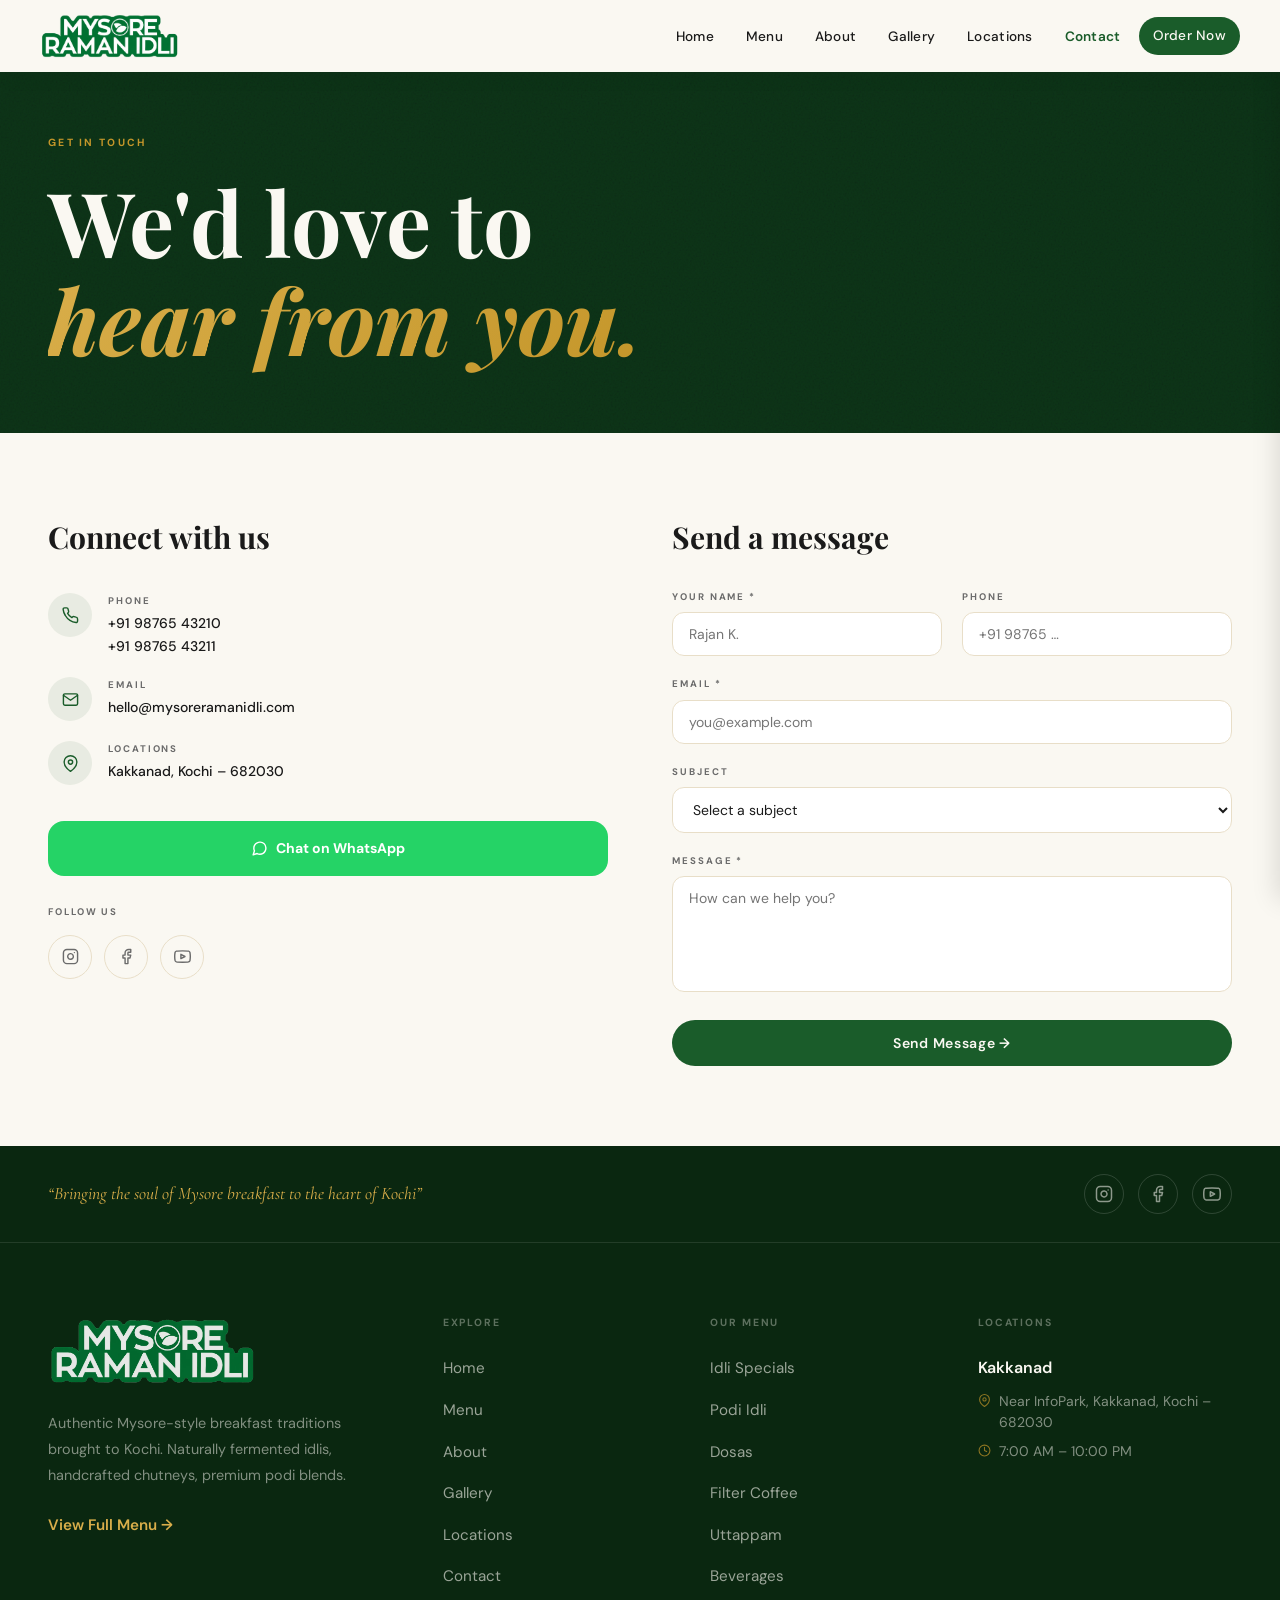
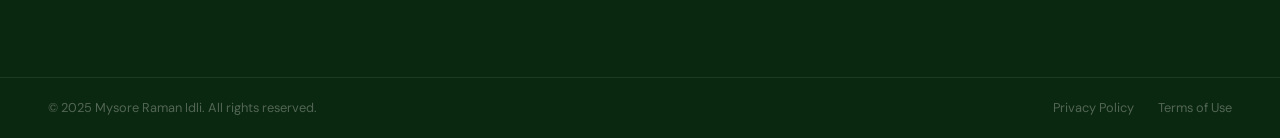
<file: static/contact.html>
<!DOCTYPE html>
<html lang="en">
<head>
  <meta charset="UTF-8" />
  <meta name="viewport" content="width=device-width, initial-scale=1.0" />
  <title>Contact — Mysore Raman Idli</title>
  <meta name="description" content="Get in touch with Mysore Raman Idli. Call, WhatsApp, email or send us a message." />
  <link rel="stylesheet" href="css/styles.css" />
</head>
<body>

<!-- ===== NAVBAR ===== -->
<nav class="navbar inner-page" id="navbar">
  <div class="nav-inner">
    <a class="nav-logo" href="index.html">
      <img src="images/mri-text-only-logo.webp" alt="Mysore Raman Idli" />
    </a>
    <ul class="nav-links">
      <li><a href="index.html">Home</a></li>
      <li><a href="menu.html">Menu</a></li>
      <li><a href="about.html">About</a></li>
      <li><a href="gallery.html">Gallery</a></li>
      <li><a href="locations.html">Locations</a></li>
      <li><a href="contact.html" class="active">Contact</a></li>
      <li><a href="menu.html" class="nav-order">Order Now</a></li>
    </ul>
    <button class="hamburger" aria-label="Toggle menu"><span></span><span></span><span></span></button>
  </div>
</nav>
<div class="nav-overlay"></div>
<nav class="nav-drawer">
  <a href="index.html">Home</a>
  <a href="menu.html">Menu</a>
  <a href="about.html">About</a>
  <a href="gallery.html">Gallery</a>
  <a href="locations.html">Locations</a>
  <a href="contact.html" class="active">Contact</a>
  <a href="menu.html" class="nav-drawer-order">Order Now</a>
</nav>

<main>

<!-- ===== PAGE HERO ===== -->
<section class="page-hero grain">
  <div class="container-xl" style="position:relative;z-index:2;">
    <div class="reveal">
      <div class="section-label" style="margin-bottom:1.25rem;">Get In Touch</div>
      <h1>We'd love to<br /><span class="text-gradient-gold" style="font-style:italic;">hear from you.</span></h1>
    </div>
  </div>
</section>

<!-- ===== CONTACT ===== -->
<section class="contact-section">
  <div class="container-xl">
    <div class="contact-grid">

      <!-- Info -->
      <div class="reveal-left">
        <h2 class="contact-info" style="font-family:'Playfair Display',serif;font-size:1.875rem;color:var(--charcoal);margin-bottom:2rem;">Connect with us</h2>

        <div class="contact-item">
          <div class="contact-icon-wrap">
            <svg xmlns="http://www.w3.org/2000/svg" width="17" height="17" viewBox="0 0 24 24" fill="none" stroke="currentColor" stroke-width="2" stroke-linecap="round" stroke-linejoin="round"><path d="M22 16.92v3a2 2 0 0 1-2.18 2 19.79 19.79 0 0 1-8.63-3.07A19.5 19.5 0 0 1 4.69 12 19.79 19.79 0 0 1 1.61 3.37 2 2 0 0 1 3.6 1.18h3a2 2 0 0 1 2 1.72c.127.96.361 1.903.7 2.81a2 2 0 0 1-.45 2.11L7.91 9a16 16 0 0 0 6 6l.91-.91a2 2 0 0 1 2.11-.45c.907.339 1.85.573 2.81.7A2 2 0 0 1 21.73 16"/></svg>
          </div>
          <div>
            <p class="contact-item-label">Phone</p>
            <div class="contact-item-text">
              <a href="tel:+919876543210">+91 98765 43210</a>
              <a href="tel:+919876543211">+91 98765 43211</a>
            </div>
          </div>
        </div>

        <div class="contact-item">
          <div class="contact-icon-wrap">
            <svg xmlns="http://www.w3.org/2000/svg" width="17" height="17" viewBox="0 0 24 24" fill="none" stroke="currentColor" stroke-width="2" stroke-linecap="round" stroke-linejoin="round"><path d="M4 4h16c1.1 0 2 .9 2 2v12c0 1.1-.9 2-2 2H4c-1.1 0-2-.9-2-2V6c0-1.1.9-2 2-2z"/><polyline points="22,6 12,13 2,6"/></svg>
          </div>
          <div>
            <p class="contact-item-label">Email</p>
            <div class="contact-item-text">
              <a href="mailto:hello@mysoreramanidli.com">hello@mysoreramanidli.com</a>
            </div>
          </div>
        </div>

        <div class="contact-item">
          <div class="contact-icon-wrap">
            <svg xmlns="http://www.w3.org/2000/svg" width="17" height="17" viewBox="0 0 24 24" fill="none" stroke="currentColor" stroke-width="2" stroke-linecap="round" stroke-linejoin="round"><path d="M21 10c0 7-9 13-9 13s-9-6-9-13a9 9 0 0 1 18 0z"/><circle cx="12" cy="10" r="3"/></svg>
          </div>
          <div>
            <p class="contact-item-label">Locations</p>
            <div class="contact-item-text">
              <p>Kakkanad, Kochi – 682030</p>
            </div>
          </div>
        </div>

        <a href="https://wa.me/919876543210" target="_blank" rel="noopener noreferrer" class="wa-btn">
          <svg xmlns="http://www.w3.org/2000/svg" width="17" height="17" viewBox="0 0 24 24" fill="none" stroke="currentColor" stroke-width="2" stroke-linecap="round" stroke-linejoin="round"><path d="M21 11.5a8.38 8.38 0 0 1-.9 3.8 8.5 8.5 0 0 1-7.6 4.7 8.38 8.38 0 0 1-3.8-.9L3 21l1.9-5.7a8.38 8.38 0 0 1-.9-3.8 8.5 8.5 0 0 1 4.7-7.6 8.38 8.38 0 0 1 3.8-.9h.5a8.48 8.48 0 0 1 8 8v.5z"/></svg>
          Chat on WhatsApp
        </a>

        <p class="contact-follow-label">Follow Us</p>
        <div class="contact-socials">
          <a href="https://instagram.com/mysoreramanidli" target="_blank" rel="noopener noreferrer" class="contact-social-btn" aria-label="Instagram">
            <svg xmlns="http://www.w3.org/2000/svg" width="17" height="17" viewBox="0 0 24 24" fill="none" stroke="currentColor" stroke-width="2" stroke-linecap="round" stroke-linejoin="round"><rect x="2" y="2" width="20" height="20" rx="5" ry="5"/><path d="M16 11.37A4 4 0 1 1 12.63 8 4 4 0 0 1 16 11.37z"/><line x1="17.5" y1="6.5" x2="17.51" y2="6.5"/></svg>
          </a>
          <a href="https://facebook.com/mysoreramanidli" target="_blank" rel="noopener noreferrer" class="contact-social-btn" aria-label="Facebook">
            <svg xmlns="http://www.w3.org/2000/svg" width="17" height="17" viewBox="0 0 24 24" fill="none" stroke="currentColor" stroke-width="2" stroke-linecap="round" stroke-linejoin="round"><path d="M18 2h-3a5 5 0 0 0-5 5v3H7v4h3v8h4v-8h3l1-4h-4V7a1 1 0 0 1 1-1h3z"/></svg>
          </a>
          <a href="https://youtube.com/@mysoreramanidli" target="_blank" rel="noopener noreferrer" class="contact-social-btn" aria-label="YouTube">
            <svg xmlns="http://www.w3.org/2000/svg" width="17" height="17" viewBox="0 0 24 24" fill="none" stroke="currentColor" stroke-width="2" stroke-linecap="round" stroke-linejoin="round"><path d="M22.54 6.42a2.78 2.78 0 0 0-1.95-1.96C18.88 4 12 4 12 4s-6.88 0-8.59.46a2.78 2.78 0 0 0-1.95 1.96A29 29 0 0 0 1 12a29 29 0 0 0 .46 5.58A2.78 2.78 0 0 0 3.41 19.6C5.12 20 12 20 12 20s6.88 0 8.59-.46a2.78 2.78 0 0 0 1.95-1.95A29 29 0 0 0 23 12a29 29 0 0 0-.46-5.58z"/><polygon points="9.75 15.02 15.5 12 9.75 8.98 9.75 15.02"/></svg>
          </a>
        </div>
      </div>

      <!-- Form -->
      <div class="contact-form-wrap reveal-right">
        <div class="form-success" id="form-success">
          <div class="success-icon">🙏</div>
          <h3>Thank you!</h3>
          <p>We've received your message and will get back to you within 24 hours.</p>
        </div>

        <h2>Send a message</h2>
        <form class="contact-form" id="contact-form">
          <div class="form-row">
            <div class="form-group">
              <label for="name">Your Name *</label>
              <input type="text" id="name" name="name" placeholder="Rajan K." required />
            </div>
            <div class="form-group">
              <label for="phone">Phone</label>
              <input type="tel" id="phone" name="phone" placeholder="+91 98765 …" />
            </div>
          </div>
          <div class="form-group">
            <label for="email">Email *</label>
            <input type="email" id="email" name="email" placeholder="you@example.com" required />
          </div>
          <div class="form-group">
            <label for="subject">Subject</label>
            <select id="subject" name="subject">
              <option value="">Select a subject</option>
              <option>General Enquiry</option>
              <option>Bulk / Catering Order</option>
              <option>Feedback</option>
              <option>Franchise Enquiry</option>
              <option>Other</option>
            </select>
          </div>
          <div class="form-group">
            <label for="message">Message *</label>
            <textarea id="message" name="message" rows="5" placeholder="How can we help you?" required></textarea>
          </div>
          <button type="submit" class="btn-green" style="width:100%;justify-content:center;">
            Send Message &rarr;
          </button>
        </form>
      </div>

    </div>
  </div>
</section>

</main>

<!-- ===== FOOTER ===== -->
<footer>
  <div class="footer-quote-strip">
    <div class="footer-quote-inner">
      <p class="footer-quote">&ldquo;Bringing the soul of Mysore breakfast to the heart of Kochi&rdquo;</p>
      <div class="footer-social">
        <a href="https://instagram.com/mysoreramanidli" target="_blank" rel="noopener noreferrer" aria-label="Instagram"><svg xmlns="http://www.w3.org/2000/svg" width="15" height="15" viewBox="0 0 24 24" fill="none" stroke="currentColor" stroke-width="2" stroke-linecap="round" stroke-linejoin="round"><rect x="2" y="2" width="20" height="20" rx="5" ry="5"/><path d="M16 11.37A4 4 0 1 1 12.63 8 4 4 0 0 1 16 11.37z"/><line x1="17.5" y1="6.5" x2="17.51" y2="6.5"/></svg></a>
        <a href="https://facebook.com/mysoreramanidli" target="_blank" rel="noopener noreferrer" aria-label="Facebook"><svg xmlns="http://www.w3.org/2000/svg" width="15" height="15" viewBox="0 0 24 24" fill="none" stroke="currentColor" stroke-width="2" stroke-linecap="round" stroke-linejoin="round"><path d="M18 2h-3a5 5 0 0 0-5 5v3H7v4h3v8h4v-8h3l1-4h-4V7a1 1 0 0 1 1-1h3z"/></svg></a>
        <a href="https://youtube.com/@mysoreramanidli" target="_blank" rel="noopener noreferrer" aria-label="YouTube"><svg xmlns="http://www.w3.org/2000/svg" width="15" height="15" viewBox="0 0 24 24" fill="none" stroke="currentColor" stroke-width="2" stroke-linecap="round" stroke-linejoin="round"><path d="M22.54 6.42a2.78 2.78 0 0 0-1.95-1.96C18.88 4 12 4 12 4s-6.88 0-8.59.46a2.78 2.78 0 0 0-1.95 1.96A29 29 0 0 0 1 12a29 29 0 0 0 .46 5.58A2.78 2.78 0 0 0 3.41 19.6C5.12 20 12 20 12 20s6.88 0 8.59-.46a2.78 2.78 0 0 0 1.95-1.95A29 29 0 0 0 23 12a29 29 0 0 0-.46-5.58z"/><polygon points="9.75 15.02 15.5 12 9.75 8.98 9.75 15.02"/></svg></a>
      </div>
    </div>
  </div>
  <div class="footer-grid">
    <div>
      <img src="images/mri-text-only-logo.webp" alt="Mysore Raman Idli" class="footer-brand-logo" />
      <p class="footer-brand-desc">Authentic Mysore-style breakfast traditions brought to Kochi. Naturally fermented idlis, handcrafted chutneys, premium podi blends.</p>
      <a href="menu.html" class="footer-brand-link">View Full Menu &rarr;</a>
    </div>
    <div>
      <h3 class="footer-col-title">Explore</h3>
      <ul class="footer-links">
        <li><a href="index.html">Home</a></li><li><a href="menu.html">Menu</a></li><li><a href="about.html">About</a></li><li><a href="gallery.html">Gallery</a></li><li><a href="locations.html">Locations</a></li><li><a href="contact.html">Contact</a></li>
      </ul>
    </div>
    <div>
      <h3 class="footer-col-title">Our Menu</h3>
      <ul class="footer-links">
        <li><a href="menu.html">Idli Specials</a></li><li><a href="menu.html">Podi Idli</a></li><li><a href="menu.html">Dosas</a></li><li><a href="menu.html">Filter Coffee</a></li><li><a href="menu.html">Uttappam</a></li><li><a href="menu.html">Beverages</a></li>
      </ul>
    </div>
    <div>
      <h3 class="footer-col-title">Locations</h3>
      <div class="footer-loc-block">
        <p class="footer-loc-name">Kakkanad</p>
        <div class="footer-loc-info"><svg xmlns="http://www.w3.org/2000/svg" viewBox="0 0 24 24" fill="none" stroke="currentColor" stroke-width="2" stroke-linecap="round" stroke-linejoin="round"><path d="M21 10c0 7-9 13-9 13s-9-6-9-13a9 9 0 0 1 18 0z"/><circle cx="12" cy="10" r="3"/></svg><span>Near InfoPark, Kakkanad, Kochi – 682030</span></div>
        <div class="footer-loc-info"><svg xmlns="http://www.w3.org/2000/svg" viewBox="0 0 24 24" fill="none" stroke="currentColor" stroke-width="2" stroke-linecap="round" stroke-linejoin="round"><circle cx="12" cy="12" r="10"/><polyline points="12 6 12 12 16 14"/></svg><span>7:00 AM – 10:00 PM</span></div>
      </div>
    </div>
  </div>
  <div class="footer-bottom">
    <div class="footer-bottom-inner">
      <p class="footer-copy">&copy; 2025 Mysore Raman Idli. All rights reserved.</p>
      <div class="footer-legal"><a href="#">Privacy Policy</a><a href="#">Terms of Use</a></div>
    </div>
  </div>
</footer>

<script src="js/main.js"></script>
</body>
</html>
</file>
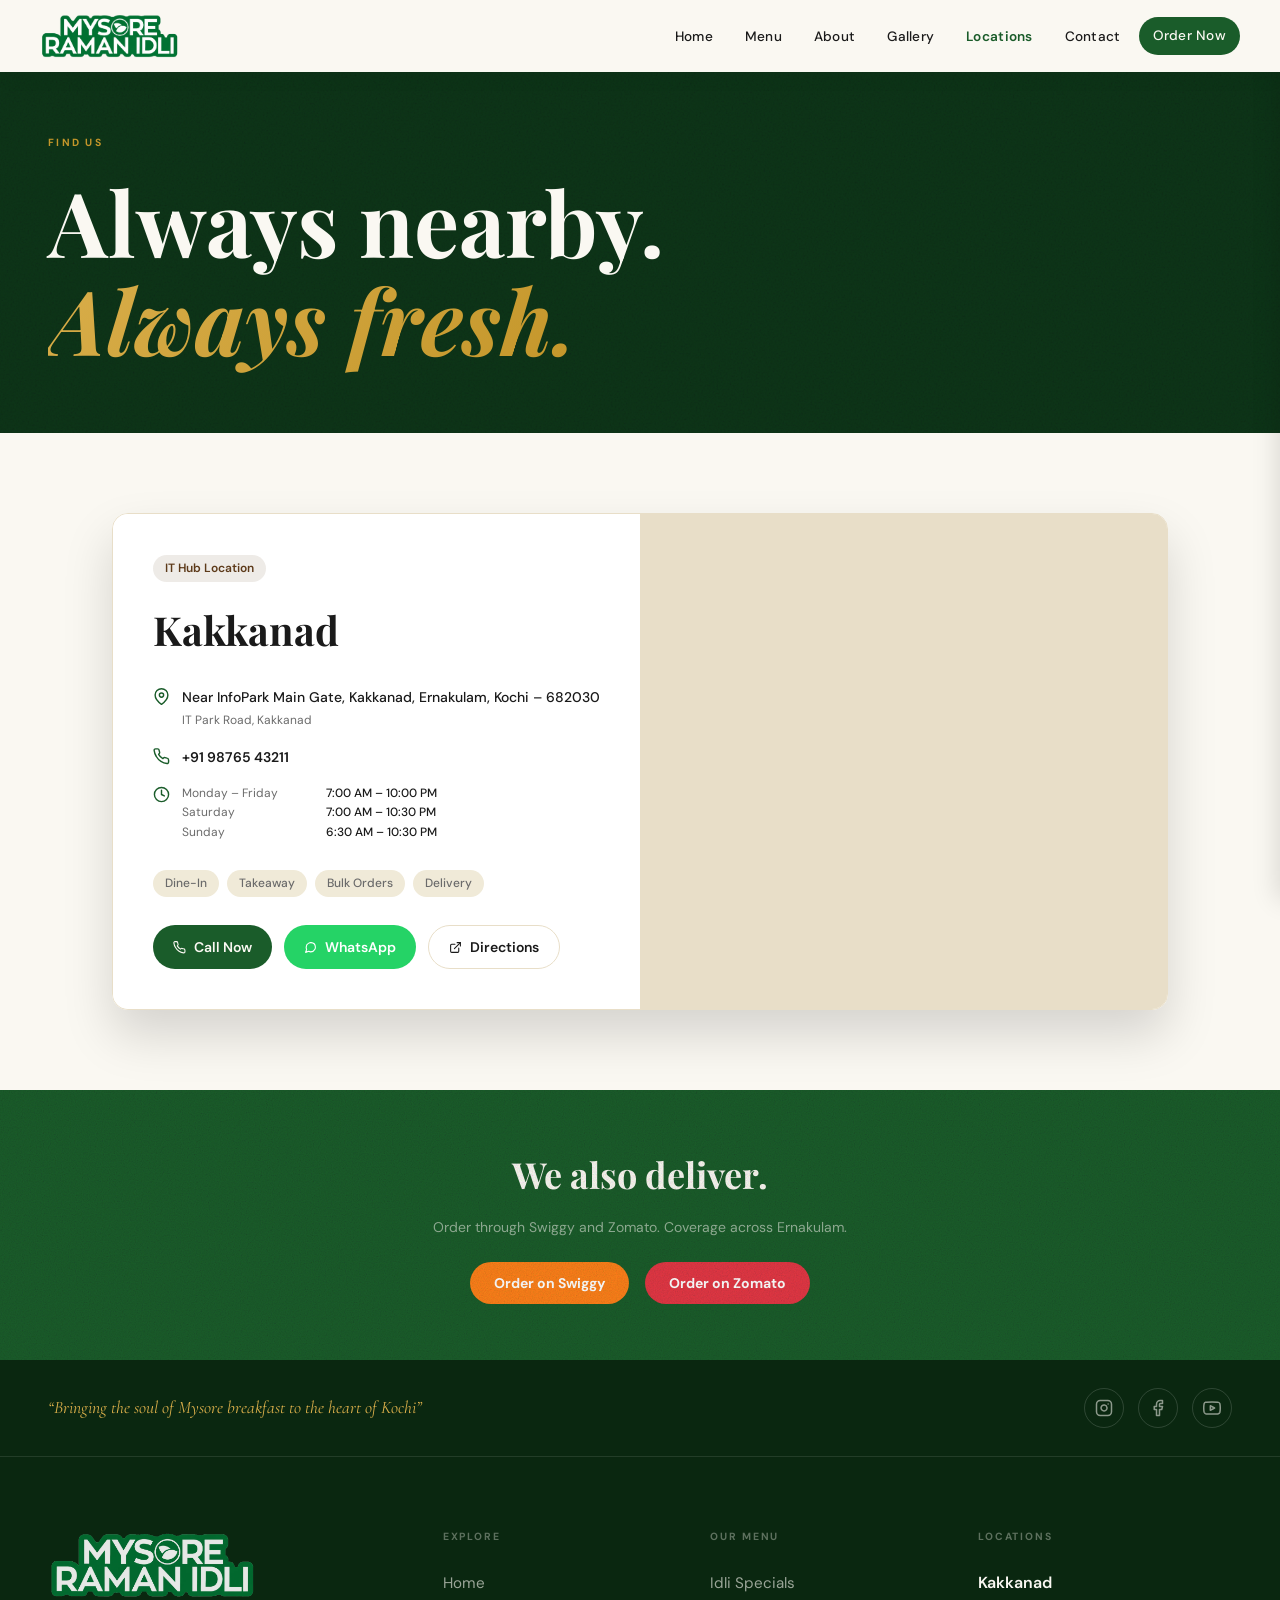
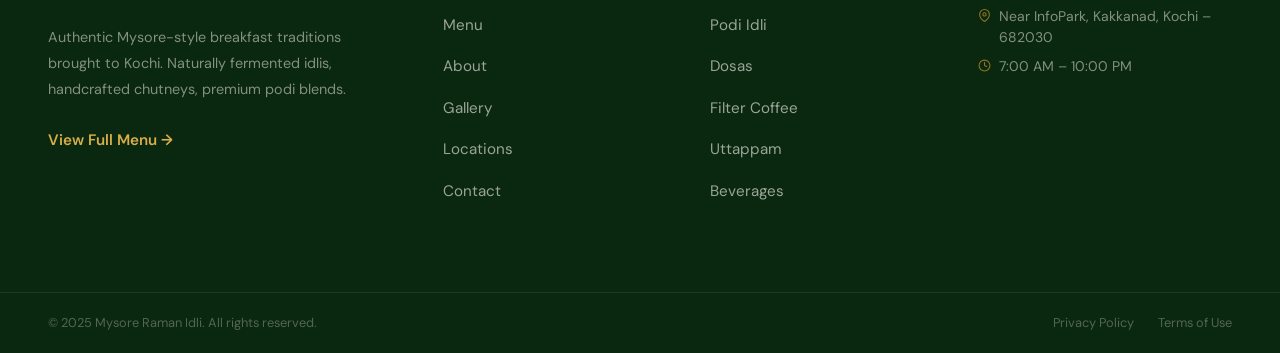
<file: static/locations.html>
<!DOCTYPE html>
<html lang="en">
<head>
  <meta charset="UTF-8" />
  <meta name="viewport" content="width=device-width, initial-scale=1.0" />
  <title>Locations — Mysore Raman Idli</title>
  <meta name="description" content="Find Mysore Raman Idli in Kakkanad, Kochi. Open 7 AM daily." />
  <link rel="stylesheet" href="css/styles.css" />
</head>
<body>

<!-- ===== NAVBAR ===== -->
<nav class="navbar inner-page" id="navbar">
  <div class="nav-inner">
    <a class="nav-logo" href="index.html">
      <img src="images/mri-text-only-logo.webp" alt="Mysore Raman Idli" />
    </a>
    <ul class="nav-links">
      <li><a href="index.html">Home</a></li>
      <li><a href="menu.html">Menu</a></li>
      <li><a href="about.html">About</a></li>
      <li><a href="gallery.html">Gallery</a></li>
      <li><a href="locations.html" class="active">Locations</a></li>
      <li><a href="contact.html">Contact</a></li>
      <li><a href="menu.html" class="nav-order">Order Now</a></li>
    </ul>
    <button class="hamburger" aria-label="Toggle menu"><span></span><span></span><span></span></button>
  </div>
</nav>
<div class="nav-overlay"></div>
<nav class="nav-drawer">
  <a href="index.html">Home</a>
  <a href="menu.html">Menu</a>
  <a href="about.html">About</a>
  <a href="gallery.html">Gallery</a>
  <a href="locations.html" class="active">Locations</a>
  <a href="contact.html">Contact</a>
  <a href="menu.html" class="nav-drawer-order">Order Now</a>
</nav>

<main>

<!-- ===== PAGE HERO ===== -->
<section class="page-hero grain">
  <div class="container-xl" style="position:relative;z-index:2;">
    <div class="reveal">
      <div class="section-label" style="margin-bottom:1.25rem;">Find Us</div>
      <h1>Always nearby.<br /><span class="text-gradient-gold" style="font-style:italic;">Always fresh.</span></h1>
    </div>
  </div>
</section>

<!-- ===== LOCATIONS ===== -->
<section class="locs-space">
  <div class="container-xl" style="display:flex;flex-direction:column;gap:3.5rem;">

    <!-- Kakkanad -->
    <div class="loc-card-full reveal">
      <div class="loc-map-wrap" style="order:2;">
        <iframe
          src="https://maps.google.com/maps?q=10.0266574,76.3619615&output=embed"
          loading="lazy" title="Mysore Raman Idli – Kakkanad"></iframe>
      </div>
      <div class="loc-details" style="order:1;">
        <span class="loc-tag-pill brown">IT Hub Location</span>
        <h2>Kakkanad</h2>
        <div class="loc-detail-row">
          <svg class="loc-detail-icon" xmlns="http://www.w3.org/2000/svg" viewBox="0 0 24 24" fill="none" stroke="currentColor" stroke-width="2" stroke-linecap="round" stroke-linejoin="round"><path d="M21 10c0 7-9 13-9 13s-9-6-9-13a9 9 0 0 1 18 0z"/><circle cx="12" cy="10" r="3"/></svg>
          <div>
            <p class="loc-detail-primary">Near InfoPark Main Gate, Kakkanad, Ernakulam, Kochi – 682030</p>
            <p class="loc-detail-secondary">IT Park Road, Kakkanad</p>
          </div>
        </div>
        <div class="loc-detail-row">
          <svg class="loc-detail-icon" xmlns="http://www.w3.org/2000/svg" viewBox="0 0 24 24" fill="none" stroke="currentColor" stroke-width="2" stroke-linecap="round" stroke-linejoin="round"><path d="M22 16.92v3a2 2 0 0 1-2.18 2 19.79 19.79 0 0 1-8.63-3.07A19.5 19.5 0 0 1 4.69 12 19.79 19.79 0 0 1 1.61 3.37 2 2 0 0 1 3.6 1.18h3a2 2 0 0 1 2 1.72c.127.96.361 1.903.7 2.81a2 2 0 0 1-.45 2.11L7.91 9a16 16 0 0 0 6 6l.91-.91a2 2 0 0 1 2.11-.45c.907.339 1.85.573 2.81.7A2 2 0 0 1 21.73 16"/></svg>
          <a href="tel:+919876543211" class="loc-detail-primary" style="font-weight:600;">+91 98765 43211</a>
        </div>
        <div class="loc-detail-row">
          <svg class="loc-detail-icon" xmlns="http://www.w3.org/2000/svg" viewBox="0 0 24 24" fill="none" stroke="currentColor" stroke-width="2" stroke-linecap="round" stroke-linejoin="round"><circle cx="12" cy="12" r="10"/><polyline points="12 6 12 12 16 14"/></svg>
          <div>
            <div class="timing-row"><span class="timing-day">Monday – Friday</span><span class="timing-hours">7:00 AM – 10:00 PM</span></div>
            <div class="timing-row"><span class="timing-day">Saturday</span><span class="timing-hours">7:00 AM – 10:30 PM</span></div>
            <div class="timing-row"><span class="timing-day">Sunday</span><span class="timing-hours">6:30 AM – 10:30 PM</span></div>
          </div>
        </div>
        <div class="loc-features">
          <span class="loc-feature-tag">Dine-In</span>
          <span class="loc-feature-tag">Takeaway</span>
          <span class="loc-feature-tag">Bulk Orders</span>
          <span class="loc-feature-tag">Delivery</span>
        </div>
        <div class="loc-action-btns">
          <a href="tel:+919876543211" class="loc-action-btn call">
            <svg xmlns="http://www.w3.org/2000/svg" width="13" height="13" viewBox="0 0 24 24" fill="none" stroke="currentColor" stroke-width="2" stroke-linecap="round" stroke-linejoin="round"><path d="M22 16.92v3a2 2 0 0 1-2.18 2 19.79 19.79 0 0 1-8.63-3.07A19.5 19.5 0 0 1 4.69 12 19.79 19.79 0 0 1 1.61 3.37 2 2 0 0 1 3.6 1.18h3a2 2 0 0 1 2 1.72c.127.96.361 1.903.7 2.81a2 2 0 0 1-.45 2.11L7.91 9a16 16 0 0 0 6 6l.91-.91a2 2 0 0 1 2.11-.45c.907.339 1.85.573 2.81.7A2 2 0 0 1 21.73 16"/></svg>
            Call Now
          </a>
          <a href="https://wa.me/919876543211" target="_blank" rel="noopener noreferrer" class="loc-action-btn wa">
            <svg xmlns="http://www.w3.org/2000/svg" width="13" height="13" viewBox="0 0 24 24" fill="none" stroke="currentColor" stroke-width="2" stroke-linecap="round" stroke-linejoin="round"><path d="M21 11.5a8.38 8.38 0 0 1-.9 3.8 8.5 8.5 0 0 1-7.6 4.7 8.38 8.38 0 0 1-3.8-.9L3 21l1.9-5.7a8.38 8.38 0 0 1-.9-3.8 8.5 8.5 0 0 1 4.7-7.6 8.38 8.38 0 0 1 3.8-.9h.5a8.48 8.48 0 0 1 8 8v.5z"/></svg>
            WhatsApp
          </a>
          <a href="https://www.google.com/maps/place/Mysore+Raman+Idli/@10.0266626,76.3570906,17z/data=!3m1!4b1!4m6!3m5!1s0x3b080d001798757d:0xecb2bdffea7afa74!8m2!3d10.0266574!4d76.3619615!16s%2Fg%2F11vzgjk4pd" target="_blank" rel="noopener noreferrer" class="loc-action-btn dir">
            <svg xmlns="http://www.w3.org/2000/svg" width="13" height="13" viewBox="0 0 24 24" fill="none" stroke="currentColor" stroke-width="2" stroke-linecap="round" stroke-linejoin="round"><path d="M18 13v6a2 2 0 0 1-2 2H5a2 2 0 0 1-2-2V8a2 2 0 0 1 2-2h6"/><polyline points="15 3 21 3 21 9"/><line x1="10" y1="14" x2="21" y2="3"/></svg>
            Directions
          </a>
        </div>
      </div>
    </div>

  </div>
</section>

<!-- ===== DELIVERY BANNER ===== -->
<section class="delivery-banner grain">
  <div class="container-xl">
    <div class="reveal">
      <h2>We also deliver.</h2>
      <p>Order through Swiggy and Zomato. Coverage across Ernakulam.</p>
      <div class="delivery-btns">
        <a href="#" class="btn-swiggy">Order on Swiggy</a>
        <a href="#" class="btn-zomato">Order on Zomato</a>
      </div>
    </div>
  </div>
</section>

</main>

<!-- ===== FOOTER ===== -->
<footer>
  <div class="footer-quote-strip">
    <div class="footer-quote-inner">
      <p class="footer-quote">&ldquo;Bringing the soul of Mysore breakfast to the heart of Kochi&rdquo;</p>
      <div class="footer-social">
        <a href="https://instagram.com/mysoreramanidli" target="_blank" rel="noopener noreferrer" aria-label="Instagram"><svg xmlns="http://www.w3.org/2000/svg" width="15" height="15" viewBox="0 0 24 24" fill="none" stroke="currentColor" stroke-width="2" stroke-linecap="round" stroke-linejoin="round"><rect x="2" y="2" width="20" height="20" rx="5" ry="5"/><path d="M16 11.37A4 4 0 1 1 12.63 8 4 4 0 0 1 16 11.37z"/><line x1="17.5" y1="6.5" x2="17.51" y2="6.5"/></svg></a>
        <a href="https://facebook.com/mysoreramanidli" target="_blank" rel="noopener noreferrer" aria-label="Facebook"><svg xmlns="http://www.w3.org/2000/svg" width="15" height="15" viewBox="0 0 24 24" fill="none" stroke="currentColor" stroke-width="2" stroke-linecap="round" stroke-linejoin="round"><path d="M18 2h-3a5 5 0 0 0-5 5v3H7v4h3v8h4v-8h3l1-4h-4V7a1 1 0 0 1 1-1h3z"/></svg></a>
        <a href="https://youtube.com/@mysoreramanidli" target="_blank" rel="noopener noreferrer" aria-label="YouTube"><svg xmlns="http://www.w3.org/2000/svg" width="15" height="15" viewBox="0 0 24 24" fill="none" stroke="currentColor" stroke-width="2" stroke-linecap="round" stroke-linejoin="round"><path d="M22.54 6.42a2.78 2.78 0 0 0-1.96-1.95C18.88 4 12 4 12 4s-6.88 0-8.59.46a2.78 2.78 0 0 0-1.95 1.96A29 29 0 0 0 1 12a29 29 0 0 0 .46 5.58A2.78 2.78 0 0 0 3.41 19.6C5.12 20 12 20 12 20s6.88 0 8.59-.46a2.78 2.78 0 0 0 1.95-1.95A29 29 0 0 0 23 12a29 29 0 0 0-.46-5.58z"/><polygon points="9.75 15.02 15.5 12 9.75 8.98 9.75 15.02"/></svg></a>
      </div>
    </div>
  </div>
  <div class="footer-grid">
    <div>
      <img src="images/mri-text-only-logo.webp" alt="Mysore Raman Idli" class="footer-brand-logo" />
      <p class="footer-brand-desc">Authentic Mysore-style breakfast traditions brought to Kochi. Naturally fermented idlis, handcrafted chutneys, premium podi blends.</p>
      <a href="menu.html" class="footer-brand-link">View Full Menu &rarr;</a>
    </div>
    <div>
      <h3 class="footer-col-title">Explore</h3>
      <ul class="footer-links">
        <li><a href="index.html">Home</a></li><li><a href="menu.html">Menu</a></li><li><a href="about.html">About</a></li><li><a href="gallery.html">Gallery</a></li><li><a href="locations.html">Locations</a></li><li><a href="contact.html">Contact</a></li>
      </ul>
    </div>
    <div>
      <h3 class="footer-col-title">Our Menu</h3>
      <ul class="footer-links">
        <li><a href="menu.html">Idli Specials</a></li><li><a href="menu.html">Podi Idli</a></li><li><a href="menu.html">Dosas</a></li><li><a href="menu.html">Filter Coffee</a></li><li><a href="menu.html">Uttappam</a></li><li><a href="menu.html">Beverages</a></li>
      </ul>
    </div>
    <div>
      <h3 class="footer-col-title">Locations</h3>
      <div class="footer-loc-block">
        <p class="footer-loc-name">Kakkanad</p>
        <div class="footer-loc-info"><svg xmlns="http://www.w3.org/2000/svg" viewBox="0 0 24 24" fill="none" stroke="currentColor" stroke-width="2" stroke-linecap="round" stroke-linejoin="round"><path d="M21 10c0 7-9 13-9 13s-9-6-9-13a9 9 0 0 1 18 0z"/><circle cx="12" cy="10" r="3"/></svg><span>Near InfoPark, Kakkanad, Kochi – 682030</span></div>
        <div class="footer-loc-info"><svg xmlns="http://www.w3.org/2000/svg" viewBox="0 0 24 24" fill="none" stroke="currentColor" stroke-width="2" stroke-linecap="round" stroke-linejoin="round"><circle cx="12" cy="12" r="10"/><polyline points="12 6 12 12 16 14"/></svg><span>7:00 AM – 10:00 PM</span></div>
      </div>
    </div>
  </div>
  <div class="footer-bottom">
    <div class="footer-bottom-inner">
      <p class="footer-copy">&copy; 2025 Mysore Raman Idli. All rights reserved.</p>
      <div class="footer-legal"><a href="#">Privacy Policy</a><a href="#">Terms of Use</a></div>
    </div>
  </div>
</footer>

<script src="js/main.js"></script>
</body>
</html>
</file>
<file: docs/css/new-styles.css>
/* =============================================
   MYSORE RAMAN IDLI — CSS Styles
   ============================================= */

/* --- Google Fonts --- */
@import url('https://fonts.googleapis.com/css2?family=Playfair+Display:ital,wght@0,400;0,500;0,600;0,700;0,800;0,900;1,400;1,600;1,800&family=Cormorant+Garamond:ital,wght@0,300;0,400;0,500;1,300;1,400;1,500&family=DM+Sans:ital,opsz,wght@0,9..40,300;0,9..40,400;0,9..40,500;0,9..40,600;0,9..40,700;1,9..40,300;1,9..40,400&display=swap');

/* --- CSS Variables --- */
:root {
  --forest-green: #1A5C2A;
  --forest-dark: #0D3518;
  --forest-deep: #0A2710;
  --forest-light: #2D7A40;
  --cream: #FAF8F2;
  --ivory: #F0EAD8;
  --parchment: #E8DEC8;
  --brass: #C4962A;
  --brass-light: #D9AE4A;
  --warm-brown: #5D3A1A;
  --charcoal: #1A1A1A;
  --mid-gray: #6B6B6B;
}

/* --- Reset & Base --- */
*, *::before, *::after { box-sizing: border-box; margin: 0; padding: 0; }
html { scroll-behavior: smooth; }
body {
  font-family: 'DM Sans', system-ui, sans-serif;
  background: var(--forest-dark);
  color: var(--charcoal);
  line-height: 1.6;
  overflow-x: hidden;
  -webkit-font-smoothing: antialiased;
  -moz-osx-font-smoothing: grayscale;
}
/* Barba page transitions */
img { max-width: 100%; height: auto; display: block; }
a { text-decoration: none; color: inherit; }
button { font-family: inherit; cursor: pointer; }

/* --- Typography --- */
.font-serif { font-family: 'Playfair Display', serif; }
.font-accent { font-family: 'Cormorant Garamond', serif; }

/* --- Layout --- */
.container-xl {
  max-width: 1280px;
  margin: 0 auto;
  padding: 0 1.5rem;
}
@media (min-width: 768px) {
  .container-xl { padding: 0 2rem; }
}
@media (min-width: 1024px) {
  .container-xl { padding: 0 2.5rem; }
}
@media (min-width: 1280px) {
  .container-xl { padding: 0 3rem; }
}

/* --- Grain Overlay --- */
.grain { position: relative; }
.grain::after {
  content: '';
  position: absolute;
  inset: 0;
  background-image: url("data:image/svg+xml,%3Csvg viewBox='0 0 256 256' xmlns='http://www.w3.org/2000/svg'%3E%3Cfilter id='noise'%3E%3CfeTurbulence type='fractalNoise' baseFrequency='0.9' numOctaves='4' stitchTiles='stitch'/%3E%3C/filter%3E%3Crect width='100%25' height='100%25' filter='url(%23noise)' opacity='1'/%3E%3C/svg%3E");
  pointer-events: none;
  z-index: 1;
  opacity: 0.4;
  mix-blend-mode: multiply;
}

/* --- Section Label --- */
.section-label {
  display: inline-flex;
  align-items: center;
  gap: 0.75rem;
  font-size: 0.65rem;
  font-weight: 700;
  letter-spacing: 0.22em;
  text-transform: uppercase;
  color: var(--brass);
  font-family: 'DM Sans', sans-serif;
}
.section-label-line {
  display: inline-block;
  width: 1.75rem;
  height: 1px;
  background: rgba(196,150,42,0.6);
}

/* --- Buttons --- */
.btn-green {
  display: inline-flex;
  align-items: center;
  gap: 0.5rem;
  padding: 0.875rem 1.75rem;
  background: var(--forest-green);
  color: var(--cream);
  font-weight: 600;
  font-size: 0.875rem;
  letter-spacing: 0.05em;
  border-radius: 9999px;
  border: none;
  cursor: pointer;
  transition: all 0.3s;
  text-decoration: none;
}
.btn-green:hover {
  background: var(--forest-dark);
  transform: translateY(-2px);
  box-shadow: 0 8px 24px rgba(26,92,42,0.3);
}
.btn-outline-green {
  display: inline-flex;
  align-items: center;
  gap: 0.5rem;
  padding: 0.875rem 1.75rem;
  background: transparent;
  color: var(--forest-green);
  font-weight: 600;
  font-size: 0.875rem;
  letter-spacing: 0.05em;
  border-radius: 9999px;
  border: 1.5px solid var(--forest-green);
  cursor: pointer;
  transition: all 0.3s;
  text-decoration: none;
}
.btn-outline-green:hover {
  background: var(--forest-green);
  color: var(--cream);
  transform: translateY(-2px);
}
.btn-outline-dark {
  display: inline-flex;
  align-items: center;
  gap: 0.5rem;
  padding: 0.875rem 1.75rem;
  background: transparent;
  color: rgba(250,248,242,0.7);
  font-weight: 600;
  font-size: 0.875rem;
  letter-spacing: 0.05em;
  border-radius: 9999px;
  border: 1.5px solid rgba(255,255,255,0.2);
  cursor: pointer;
  transition: all 0.3s;
  text-decoration: none;
}
.btn-outline-dark:hover {
  background: rgba(255,255,255,0.1);
  color: var(--cream);
  border-color: rgba(255,255,255,0.4);
}
.btn-cream {
  display: inline-flex;
  align-items: center;
  gap: 0.5rem;
  padding: 1rem 2rem;
  background: var(--cream);
  color: var(--forest-green);
  font-weight: 700;
  font-size: 0.875rem;
  border-radius: 9999px;
  border: none;
  cursor: pointer;
  transition: all 0.3s;
  text-decoration: none;
}
.btn-cream:hover { background: var(--ivory); }

/* --- Text Gradients --- */
.text-gradient {
  background: linear-gradient(135deg, #FAF8F2 30%, #C4962A 100%);
  -webkit-background-clip: text;
  -webkit-text-fill-color: transparent;
  background-clip: text;
}
.text-gradient-gold {
  background: linear-gradient(135deg, #D9AE4A, #C4962A);
  -webkit-background-clip: text;
  -webkit-text-fill-color: transparent;
  background-clip: text;
}

/* --- Card Hover --- */
.card-hover {
  transition: transform 0.3s ease, box-shadow 0.3s ease;
}
.card-hover:hover {
  transform: translateY(-6px);
  box-shadow: 0 20px 40px rgba(0,0,0,0.12);
}

/* --- Scroll Reveal Animations --- */
.reveal { opacity: 0; transform: translateY(32px); will-change: opacity, transform; }
.reveal.visible { animation: reveal-up 0.75s ease forwards; }

.reveal-left { opacity: 0; transform: translateY(28px); will-change: opacity, transform; }
.reveal-left.visible { animation: reveal-up 0.75s ease forwards; }

.reveal-right { opacity: 0; transform: translateY(28px); will-change: opacity, transform; }
.reveal-right.visible { animation: reveal-up 0.75s ease forwards; }

/* --- Keyframes --- */
@keyframes reveal-up {
  from { opacity: 0; transform: translateY(32px); }
  to   { opacity: 1; transform: translateY(0); }
}
@keyframes reveal-from-left {
  from { opacity: 0; transform: translateX(-36px); }
  to   { opacity: 1; transform: translateX(0); }
}
@keyframes reveal-from-right {
  from { opacity: 0; transform: translateX(36px); }
  to   { opacity: 1; transform: translateX(0); }
}

@keyframes marquee {
  0% { transform: translateX(0); }
  100% { transform: translateX(-50%); }
}
@keyframes marquee-reverse {
  0% { transform: translateX(-50%); }
  100% { transform: translateX(0); }
}
@keyframes float {
  0%, 100% { transform: translateY(0); }
  50% { transform: translateY(-12px); }
}
@keyframes float-delayed {
  0%, 100% { transform: translateY(0); }
  50% { transform: translateY(-10px); }
}
@keyframes scroll-cue {
  0%, 100% { transform: translateY(0); opacity: 0.5; }
  50% { transform: translateY(8px); opacity: 1; }
}

/* =============================================
   NAVBAR
   ============================================= */
.navbar {
  position: fixed;
  top: 0;
  left: 0;
  right: 0;
  z-index: 1002;
  transition: background 0.4s ease, box-shadow 0.4s ease, backdrop-filter 0.4s ease;
  padding: 0;
}
.navbar.scrolled, .navbar.inner-page {
  background: rgba(250,248,242,0.75);
  backdrop-filter: blur(16px);
  -webkit-backdrop-filter: blur(16px);
  box-shadow: 0 2px 20px rgba(0,0,0,0.08);
}
.navbar.transparent { background: transparent; }

.nav-inner {
  max-width: 1280px;
  margin: 0 auto;
  padding: 0 1.5rem;
  height: 72px;
  display: flex;
  align-items: center;
  justify-content: space-between;
  gap: 1rem;
}
@media (min-width: 768px) {
  .nav-inner { padding: 0 2.5rem; }
}

.nav-logo img {
  height: 48px;
  width: auto;
  transition: filter 0.4s;
}
.navbar.transparent .nav-logo img { }
.navbar.scrolled .nav-logo img,
.navbar.inner-page .nav-logo img { filter: none; }

.nav-links {
  display: none;
  align-items: center;
  gap: 0.25rem;
  list-style: none;
}
@media (min-width: 1024px) {
  .nav-links { display: flex; }
}
.nav-links a {
  font-size: 0.85rem;
  font-weight: 500;
  padding: 0.5rem 0.875rem;
  border-radius: 9999px;
  transition: all 0.25s;
  letter-spacing: 0.02em;
}
.navbar.transparent .nav-links a { color: rgba(250,248,242,0.8); }
.navbar.transparent .nav-links a:hover { color: var(--cream); background: rgba(255,255,255,0.1); }
.navbar.scrolled .nav-links a,
.navbar.inner-page .nav-links a { color: var(--charcoal); }
.navbar.scrolled .nav-links a:hover,
.navbar.inner-page .nav-links a:hover { color: var(--forest-green); background: rgba(26,92,42,0.06); }
.nav-links a.active { font-weight: 600; text-decoration: underline; text-underline-offset: 5px; text-decoration-thickness: 1.5px; }
.navbar.transparent .nav-links a.active { color: var(--cream) !important; text-decoration-color: rgba(255,255,255,0.8); }
.navbar.scrolled .nav-links a.active,
.navbar.inner-page .nav-links a.active { color: var(--charcoal) !important; text-decoration-color: var(--forest-green); }

.nav-order {
  display: none;
  padding: 0.6rem 1.25rem;
  background: var(--forest-green);
  color: var(--cream) !important;
  border-radius: 9999px;
  font-size: 0.85rem;
  font-weight: 600;
  transition: all 0.3s;
}
.nav-order:hover { background: var(--forest-dark) !important; transform: translateY(-1px); }
@media (min-width: 1024px) { .nav-order { display: inline-flex; } }

.hamburger {
  display: flex;
  flex-direction: column;
  gap: 6px;
  padding: 0.5rem;
  background: none;
  border: none;
  cursor: pointer;
  position: fixed;
  top: 1.1rem;
  right: 24px;
  z-index: 99999;
}
@media (min-width: 1024px) { .hamburger { display: none; } }
.hamburger span {
  display: block;
  width: 28px;
  height: 3px;
  border-radius: 3px;
  transition: all 0.3s;
}
.navbar.transparent .hamburger span { background: var(--cream); }
.navbar.scrolled .hamburger span,
.navbar.inner-page .hamburger span { background: var(--charcoal); }
/* X button: cream on dark/transparent nav, charcoal on light nav */
.hamburger.open span { background: var(--cream); }
.navbar.scrolled .hamburger.open span,
.navbar.inner-page .hamburger.open span { background: var(--charcoal) !important; }
.hamburger.open span:nth-child(1) { transform: translateY(9px) rotate(45deg); }
.hamburger.open span:nth-child(2) { opacity: 0; transform: scaleX(0); }
.hamburger.open span:nth-child(3) { transform: translateY(-9px) rotate(-45deg); }

/* Mobile Drawer */
.nav-drawer {
  position: fixed;
  top: 0;
  right: 0;
  bottom: 0;
  width: min(320px, 88vw);
  background: var(--forest-dark);
  z-index: 1001;
  transform: translateX(100%);
  transition: transform 0.4s cubic-bezier(0.16,1,0.3,1);
  padding: 5rem 2rem 2rem;
  box-shadow: -8px 0 40px rgba(0,0,0,0.3);
  display: flex;
  flex-direction: column;
  justify-content: center;
  align-items: flex-start;
  gap: 0;
  overflow-y: auto;
}
.nav-drawer.open { transform: translateX(0); }
.nav-drawer-close {
  position: absolute;
  top: 1.1rem;
  right: 1.25rem;
  width: 2.5rem;
  height: 2.5rem;
  display: flex;
  align-items: center;
  justify-content: center;
  background: rgba(255,255,255,0.08);
  border: 1px solid rgba(255,255,255,0.12);
  border-radius: 50%;
  color: var(--cream);
  cursor: pointer;
  transition: background 0.2s;
}
.nav-drawer-close:hover { background: rgba(255,255,255,0.16); }
.nav-drawer a {
  display: block;
  padding: 0.65rem 1rem;
  font-family: 'Playfair Display', serif;
  font-size: 1.6rem;
  font-weight: 700;
  color: rgba(250,248,242,0.65);
  border-radius: 0.5rem;
  transition: all 0.2s;
  letter-spacing: -0.01em;
}
.nav-drawer a:hover { color: var(--cream); background: rgba(255,255,255,0.06); }
.nav-drawer a.active { color: var(--brass-light) !important; font-weight: 800; }

@media (max-height: 640px) {
  .nav-drawer { justify-content: flex-start; padding-top: 4.5rem; }
  .nav-drawer a { font-size: 1.25rem; padding: 0.45rem 1rem; }
}
.nav-drawer-order {
  margin-top: 1.5rem;
  padding: 0.9rem 1.5rem;
  background: var(--forest-green);
  color: var(--cream) !important;
  text-align: center;
  border-radius: 9999px;
  font-family: 'Inter', sans-serif;
  font-size: 0.95rem;
  font-weight: 700;
  letter-spacing: 0.02em;
}
.nav-drawer-order:hover { background: #2D7A40 !important; }
.nav-overlay {
  position: fixed;
  inset: 0;
  background: rgba(0,0,0,0.55);
  z-index: 1000;
  display: none;
  backdrop-filter: blur(2px);
}
.nav-overlay.open { display: block; }

/* =============================================
   HERO
   ============================================= */
.hero {
  position: relative;
  height: 100svh;
  min-height: 600px;
  display: flex;
  flex-direction: column;
  overflow: hidden;
  background: var(--forest-deep);
}
.hero-video-bg {
  position: absolute;
  inset: 0;
  width: 100%;
  height: 100%;
  object-fit: cover;
  opacity: 1;
  pointer-events: none;
  z-index: 0;
}
.hero-video-overlay {
  position: absolute;
  inset: 0;
  background: rgba(10, 39, 16, 0.85);
  z-index: 1;
  pointer-events: none;
}
.hero-blobs { position: absolute; inset: 0; pointer-events: none; overflow: hidden; z-index: 2; }
.hero-blob-1 {
  position: absolute;
  width: 700px;
  height: 700px;
  border-radius: 50%;
  background: radial-gradient(circle, #2D7A40 0%, transparent 70%);
  opacity: 0.18;
  top: -20%;
  left: -15%;
}
.hero-blob-2 {
  position: absolute;
  width: 400px;
  height: 400px;
  border-radius: 50%;
  background: radial-gradient(circle, #C4962A 0%, transparent 70%);
  opacity: 0.09;
  bottom: 5%;
  right: 0%;
}
/* ---- HERO SPLIT LAYOUT ---- */
.hero-split {
  position: relative;
  z-index: 3;
  flex: 1;
  display: flex;
  align-items: center;
  gap: 3rem;
  padding-top: 6rem;
  padding-bottom: 1rem;
  min-height: 0;
}
@media (min-width: 768px) { .hero-split { padding-top: 7rem; } }

/* Tablet: no right column, center the text */
@media (min-width: 768px) and (max-width: 1023px) {
  .hero-split {
    justify-content: center;
    padding-left: 3rem;
    padding-right: 3rem;
  }
  .hero-left {
    align-items: center;
    text-align: center;
    max-width: 36rem;
  }
  .hero-headline { align-items: center; font-size: clamp(3rem, 7vw, 5rem); }
  .hero-sub-text { text-align: center; }
  .hero-btns { justify-content: center; }
  .hero-eyebrow { justify-content: center; }
}

/* Left column */
.hero-left {
  flex: 1;
  display: flex;
  flex-direction: column;
  justify-content: center;
  min-width: 0;
}

/* Right column */
.hero-right {
  flex: 0 0 48%;
  display: none;
  position: relative;
  padding: 0 4rem;
}
@media (min-width: 1024px) { .hero-right { display: block; } }

/* Main image */
.hero-img-wrap {
  position: relative;
  width: 100%;
  aspect-ratio: 3 / 3;
  perspective: 600px;
}
.hero-main-img {
  width: 100%;
  height: 100%;
  max-height: 62vh;
  object-fit: cover;
  border-radius: 2rem;
  box-shadow: 0 32px 80px rgba(0,0,0,0.5);
}
.hero-cutout {
  object-fit: contain;
  border-radius: 0;
  box-shadow: none;
  background: transparent;
  will-change: transform;
  transform-origin: center center;
  transform-style: preserve-3d;
  z-index: 1;
  position: relative;
}

/* Accent floating images — transparent PNGs, no clip/border */
.hero-accent {
  position: absolute;
  pointer-events: none;
  will-change: transform;
  z-index: 10;
  isolation: isolate;
}
.hero-accent img {
  width: 100%;
  height: 100%;
  object-fit: contain;
  filter:
    drop-shadow(0 0 12px rgba(0,0,0,0.35))
    drop-shadow(0 16px 40px rgba(0,0,0,0.35))
    drop-shadow(0 4px 8px rgba(0,0,0,0.35));
}
/* Coffee — bottom-left, outside the plate */
.hero-accent-1 { width: 10rem; height: 10rem; bottom: 8%;  left: -5rem; }
/* Idli plate — top-right, above the plate */
.hero-accent-2 { width: 11rem; height: 11rem; top: -8%;    right: -1rem; }
/* Thali — bottom-right, outside the plate */
.hero-accent-3 { width: 10rem; height: 10rem; bottom: 10%; right: -5rem; }

/* Eyebrow */
.hero-eyebrow {
  display: flex;
  align-items: center;
  gap: 0.5rem;
  margin-bottom: 1.5rem;
}
.hero-eyebrow-line { width: 2rem; height: 1px; background: rgba(196,150,42,0.5); }
.hero-eyebrow-dot { width: 5px; height: 5px; border-radius: 50%; background: var(--brass); flex-shrink: 0; }
.hero-eyebrow span {
  font-size: 0.62rem;
  font-weight: 700;
  letter-spacing: 0.25em;
  text-transform: uppercase;
  color: var(--brass-light);
}

/* Headline */
.hero-headline {
  display: flex;
  flex-direction: column;
  font-family: 'Playfair Display', serif;
  font-size: clamp(2.8rem, 6.5vw, 6rem);
  line-height: 1.05;
  letter-spacing: -0.02em;
  color: var(--cream);
  margin-bottom: 1.75rem;
}
.hero-hl-line { display: block; }
.hero-hl-italic { font-style: italic; color: var(--brass-light); }

/* Sub text */
.hero-sub-text {
  max-width: 30rem;
  color: rgba(250,248,242,0.5);
  font-size: 0.95rem;
  line-height: 1.8;
  font-weight: 300;
  margin-bottom: 2.25rem;
}
@media (min-width: 768px) { .hero-sub-text { font-size: 1rem; } }

/* Buttons */
.hero-btns { display: flex; flex-wrap: nowrap; gap: 0.625rem; }

@media (max-width: 767px) {
  .hero-headline { font-size: 58px; }
  .hero-btns {
    flex-direction: column;
    align-items: flex-start;
    gap: 0.75rem;
  }
  .hero-btns .btn-outline-cream { display: none; }
  .hero-btns .btn-green {
    font-size: 0.875rem;
    padding: 0.875rem 1.75rem;
  }
}
.btn-outline-cream {
  display: inline-flex;
  align-items: center;
  padding: 0.75rem 1.75rem;
  border-radius: 9999px;
  border: 1.5px solid rgba(250,248,242,0.35);
  color: var(--cream);
  font-size: 0.875rem;
  font-weight: 500;
  letter-spacing: 0.02em;
  transition: border-color 0.2s, background 0.2s;
  text-decoration: none;
}
.btn-outline-cream:hover { border-color: rgba(250,248,242,0.7); background: rgba(250,248,242,0.07); }
.hero-scroll {
  position: relative;
  z-index: 4;
  display: flex;
  flex-direction: column;
  align-items: center;
  padding-bottom: 1.25rem;
  padding-top: 1rem;
  gap: 0.5rem;
  flex-shrink: 0;
}
.hero-scroll-label {
  font-size: 0.6rem;
  color: rgba(250,248,242,0.3);
  letter-spacing: 0.2em;
  text-transform: uppercase;
}
.hero-scroll-line {
  width: 1px;
  height: 1.75rem;
  background: linear-gradient(to bottom, rgba(250,248,242,0.3), transparent);
  animation: scroll-cue 2s ease-in-out infinite;
}
.hero-stats {
  position: relative;
  z-index: 2;
  border-top: 1px solid rgba(255,255,255,0.1);
}
.hero-stats-grid {
  max-width: 1280px;
  margin: 0 auto;
  padding: 0 1.5rem;
  display: grid;
  grid-template-columns: repeat(3, 1fr);
  divide-x: 1px solid rgba(255,255,255,0.1);
}
@media (min-width: 768px) { .hero-stats-grid { padding: 0 2.5rem; } }
.hero-stat {
  display: flex;
  flex-direction: column;
  align-items: center;
  padding: 1.25rem 1rem;
  border-right: 1px solid rgba(255,255,255,0.1);
}
.hero-stat:last-child { border-right: none; }
.hero-stat-val {
  font-family: 'Playfair Display', serif;
  color: var(--brass-light);
  font-size: 1.5rem;
  font-weight: 700;
}
@media (min-width: 768px) { .hero-stat-val { font-size: 1.875rem; } }
.hero-stat-label {
  color: rgba(250,248,242,0.35);
  font-size: 0.65rem;
  margin-top: 0.25rem;
  text-align: center;
}
@media (max-width: 768px) {
  .reviews-section .section-header {
    margin-bottom: 2rem;
  }
}
/* =============================================
   SIGNATURE DISHES
   ============================================= */
.dishes-section { padding: 6rem 0; background: var(--cream); }
@media (min-width: 768px) { .dishes-section { padding: 8rem 0; } }
.section-header { text-align: center; margin-bottom: 4rem; }
.section-header h2 {
  font-family: 'Playfair Display', serif;
  font-size: clamp(2rem, 4.5vw, 3.8rem);
  line-height: 1.1;
  color: var(--charcoal);
  margin-bottom: 1rem;
}
.section-header h2 em {
  font-style: italic;
  color: var(--forest-green);
  font-style: normal;
}
.section-header p { max-width: 36rem; margin: 0 auto; color: var(--mid-gray); line-height: 1.7; }
.dishes-grid {
  display: grid;
  grid-template-columns: 1fr;
  gap: 1.5rem;
}
@media (min-width: 640px) { .dishes-grid { grid-template-columns: repeat(2, 1fr); } }
@media (min-width: 1024px) { .dishes-grid { grid-template-columns: repeat(3, 1fr); } }
/* Mobile: hide dishes 4–6 and show inline CTA after 3 */
.dishes-mobile-cta { display: none; text-align: center; margin-top: 2rem; }
@media (max-width: 639px) {
  .dishes-grid-extra { display: none; }
  .dishes-mobile-cta { display: block; }
  .section-cta { display: none; }
}
.dish-card {
  background: white;
  border-radius: 1rem;
  overflow: hidden;
  box-shadow: 0 2px 8px rgba(0,0,0,0.06);
  transition: transform 0.3s, box-shadow 0.3s;
}
.dish-card:hover { transform: translateY(-6px); box-shadow: 0 20px 40px rgba(0,0,0,0.12); }
.dish-img-wrap { position: relative; height: 13rem; overflow: hidden; }
.dish-img-wrap img {
  width: 100%;
  height: 100%;
  object-fit: cover;
  transition: transform 0.7s ease;
}
.dish-card:hover .dish-img-wrap img { transform: scale(1.1); }
.dish-img-overlay {
  position: absolute;
  inset: 0;
  background: linear-gradient(to top, rgba(0,0,0,0.5), transparent);
}
.dish-badge {
  position: absolute;
  top: 1rem;
  left: 1rem;
  padding: 0.3rem 0.85rem;
  border-radius: 9999px;
  background: var(--forest-dark);
  color: var(--cream);
  font-size: 0.72rem;
  font-weight: 700;
  letter-spacing: 0.04em;
  box-shadow: 0 2px 8px rgba(0,0,0,0.25);
}
.dish-num {
  position: absolute;
  top: 1rem;
  right: 1rem;
  font-family: 'Playfair Display', serif;
  color: rgba(255,255,255,0.2);
  font-size: 1.875rem;
  font-weight: 700;
}
.dish-body { padding: 1.25rem; }
.dish-tag { font-size: 0.6rem; font-weight: 700; letter-spacing: 0.2em; text-transform: uppercase; color: var(--brass); margin-bottom: 0.25rem; }
.dish-name { font-family: 'Playfair Display', serif; font-size: 1.25rem; font-weight: 700; color: var(--charcoal); margin-bottom: 0.5rem; }
.dish-desc { font-size: 0.875rem; color: var(--mid-gray); line-height: 1.6; margin-bottom: 1rem; }
.dish-footer { display: flex; align-items: center; justify-content: space-between; }
.dish-price { font-family: 'Playfair Display', serif; font-size: 1.5rem; font-weight: 700; color: var(--forest-green); }
.dish-order { font-size: 0.75rem; font-weight: 600; color: var(--cream); background: var(--forest-green); padding: 0.375rem 0.875rem; border-radius: 9999px; border: none; cursor: pointer; transition: background 0.2s; }
.dish-order:hover { background: var(--forest-dark); }
.section-cta { text-align: center; margin-top: 3.5rem; }

/* =============================================
   WHY DIFFERENT
   ============================================= */
.why-section {
  position: relative;
  padding: 6rem 0;
  background: var(--forest-dark);
  overflow: hidden;
}
@media (min-width: 768px) { .why-section { padding: 8rem 0; } }
.why-watermark {
  position: absolute;
  inset: 0;
  display: flex;
  align-items: center;
  justify-content: center;
  pointer-events: none;
  overflow: hidden;
}
.why-watermark span {
  font-family: 'Playfair Display', serif;
  font-weight: 900;
  font-size: clamp(8rem, 22vw, 22rem);
  line-height: 1;
  color: rgba(255,255,255,0.025);
  user-select: none;
}
.why-layout {
  display: grid;
  grid-template-columns: 1fr;
  gap: 3rem;
  align-items: center;
}
@media (min-width: 1024px) {
  .why-layout {
    grid-template-columns: 1fr 2.5fr;
    gap: 4rem;
    align-items: center;
  }
}
.why-intro { max-width: 28rem; }
.why-intro h2 {
  font-family: 'Playfair Display', serif;
  font-size: clamp(2rem, 4.5vw, 3.8rem);
  line-height: 1.1;
  color: var(--cream);
}
.pillars-grid {
  display: grid;
  grid-template-columns: 1fr;
  gap: 1.25rem;
}
@media (min-width: 768px) { .pillars-grid { grid-template-columns: repeat(2, 1fr); } }
@media (min-width: 1024px) { .pillars-grid { grid-template-columns: repeat(3, 1fr); } }
.pillar-card {
  position: relative;
  padding: 1.5rem;
  border-radius: 1rem;
  border: 1px solid rgba(255,255,255,0.08);
  background: rgba(255,255,255,0.04);
  transition: background 0.3s, border-color 0.3s, transform 0.3s;
  overflow: hidden;
}
.pillar-card:hover {
  background: rgba(255,255,255,0.08);
  border-color: rgba(255,255,255,0.16);
  transform: translateY(-4px);
}
.pillar-num {
  position: absolute;
  top: 1.25rem;
  right: 1.25rem;
  font-family: 'Playfair Display', serif;
  font-size: 2.5rem;
  font-weight: 900;
  color: rgba(255,255,255,0.06);
  transition: color 0.3s;
}
.pillar-card:hover .pillar-num { color: rgba(255,255,255,0.1); }
.pillar-icon { width: 2rem; height: 2rem; margin-bottom: 1rem; color: var(--brass-light); }
.pillar-icon svg { width: 100%; height: 100%; }
.pillar-title { font-family: 'Playfair Display', serif; font-size: 1.125rem; font-weight: 700; color: var(--cream); margin-bottom: 0.5rem; }
.pillar-desc { font-size: 0.875rem; color: rgba(250,248,242,0.45); line-height: 1.6; }
.pillar-line { margin-top: 1.25rem; height: 1px; background: var(--brass); width: 0; transition: width 0.5s ease; }
.pillar-card:hover .pillar-line { width: 100%; }
.quote-card {
  padding: 1.5rem;
  border-radius: 1rem;
  background: rgba(45,122,64,0.25);
  border: 1px solid rgba(45,122,64,0.4);
  display: flex;
  flex-direction: column;
  justify-content: space-between;
  min-height: 200px;
}
.quote-card blockquote {
  font-family: 'Cormorant Garamond', serif;
  font-style: italic;
  font-size: 1.25rem;
  color: rgba(250,248,242,0.85);
  line-height: 1.6;
}
@media (min-width: 768px) { .quote-card blockquote { font-size: 1.5rem; } }
.quote-author { margin-top: 1.25rem; color: var(--brass-light); font-size: 0.875rem; font-weight: 600; }

/* =============================================
   BRAND STORY
   ============================================= */
.story-section { padding: 6rem 0; background: var(--ivory); overflow: hidden; }
@media (min-width: 768px) { .story-section { padding: 8rem 0; } }
.story-grid {
  display: grid;
  grid-template-columns: 1fr;
  gap: 3.5rem;
  align-items: center;
}
@media (min-width: 1024px) {
  .story-grid { grid-template-columns: 1fr 1fr; gap: 4rem; align-items: stretch; }
}
.story-images { position: relative; order: 2; }
@media (min-width: 1024px) { .story-images { order: 1; } }
.story-main-img {
  position: relative;
  height: 26rem;
  border-radius: 1rem;
  overflow: hidden;
  box-shadow: 0 25px 50px rgba(0,0,0,0.2);
}
@media (min-width: 768px) { .story-main-img { height: 33rem; } }
.story-main-img img { width: 100%; height: 100%; object-fit: cover; }
.story-main-img::after {
  content: '';
  position: absolute;
  inset: 0;
  background: linear-gradient(to top, rgba(13,53,24,0.4), transparent);
}
.story-secondary-img {
  position: absolute;
  bottom: -2rem;
  right: -1rem;
  width: 11rem;
  height: 11rem;
  border-radius: 0.75rem;
  overflow: hidden;
  border: 4px solid var(--ivory);
  box-shadow: 0 20px 40px rgba(0,0,0,0.25);
}
@media (min-width: 768px) {
  .story-secondary-img { width: 13rem; height: 13rem; right: -2.5rem; }
}
.story-secondary-img img { width: 100%; height: 100%; object-fit: cover; }
.story-badge {
  position: absolute;
  top: 1.5rem;
  left: 1.5rem;
  background: var(--brass);
  color: var(--forest-deep);
  border-radius: 50%;
  width: 5rem;
  height: 5rem;
  display: flex;
  flex-direction: column;
  align-items: center;
  justify-content: center;
  box-shadow: 0 8px 20px rgba(0,0,0,0.2);
}
.story-badge-est { font-size: 0.55rem; font-weight: 700; letter-spacing: 0.15em; text-transform: uppercase; }
.story-badge-year { font-family: 'Playfair Display', serif; font-size: 1.125rem; font-weight: 900; line-height: 1; }
.story-text { order: 1; }
@media (min-width: 1024px) { .story-text { order: 2; } }
.story-text h2 {
  font-family: 'Playfair Display', serif;
  font-size: clamp(1.8rem, 3.5vw, 3rem);
  line-height: 1.1;
  color: var(--charcoal);
  margin-bottom: 1.75rem;
}
.story-text h2 .mysore { color: var(--forest-green); font-style: italic; }
.story-text h2 .kochi { color: var(--brass); font-style: italic; }
.story-text p { color: var(--mid-gray); line-height: 1.8; margin-bottom: 1rem; }
.story-text .accent-text {
  font-family: 'Cormorant Garamond', serif;
  font-style: italic;
  font-size: 1.3rem;
  color: var(--forest-green);
  font-weight: 600;
  line-height: 1.45;
}

/* =============================================
   FERMENTATION
   ============================================= */
.ferm-section { padding: 6rem 0; background: var(--cream); overflow: hidden; }
@media (min-width: 768px) { .ferm-section { padding: 8rem 0; } }
.ferm-grid {
  display: grid;
  grid-template-columns: 1fr;
  gap: 4rem;
  align-items: center;
}
@media (min-width: 1024px) { .ferm-grid { grid-template-columns: repeat(2, 1fr); gap: 4rem; } }
.ferm-title {
  font-family: 'Playfair Display', serif;
  font-size: clamp(1.8rem, 3.5vw, 3rem);
  line-height: 1.1;
  color: var(--charcoal);
  margin-bottom: 1.25rem;
  margin-top: 1rem;
}
.ferm-subtitle { color: var(--mid-gray); line-height: 1.7; margin-bottom: 2.5rem; }
.ferm-step { display: flex; gap: 1.25rem; }
.ferm-step-connector { display: flex; flex-direction: column; align-items: center; }
.ferm-step-dot {
  width: 2.5rem;
  height: 2.5rem;
  border-radius: 50%;
  border: 2px solid var(--forest-green);
  background: white;
  display: flex;
  align-items: center;
  justify-content: center;
  flex-shrink: 0;
  font-size: 0.75rem;
  font-weight: 700;
  color: var(--forest-green);
  transition: background 0.3s, color 0.3s;
}
.ferm-step:hover .ferm-step-dot { background: var(--forest-green); color: white; }
.ferm-step-line { width: 1px; flex: 1; background: rgba(26,92,42,0.15); margin: 0.25rem 0; min-height: 3rem; }
.ferm-step-content { padding-bottom: 2rem; }
.ferm-step-time { font-size: 0.6rem; font-weight: 700; letter-spacing: 0.2em; text-transform: uppercase; color: var(--brass); margin-bottom: 0.25rem; }
.ferm-step-title { font-family: 'Playfair Display', serif; font-size: 1.125rem; font-weight: 700; color: var(--charcoal); margin-bottom: 0.25rem; }
.ferm-step-desc { font-size: 0.875rem; color: var(--mid-gray); line-height: 1.6; }
.ferm-img-wrap { position: relative; border-radius: 1rem; overflow: hidden; box-shadow: 0 25px 50px rgba(0,0,0,0.2); }
.ferm-img-shadow { display: none; }
.ferm-img {
  position: relative;
  height: 28rem;
}
@media (min-width: 1024px) { .ferm-img { height: 32rem; } }
.ferm-img img { width: 100%; height: 100%; object-fit: cover; display: block; }
.ferm-img-overlay {
  position: absolute;
  inset: 0;
  background: linear-gradient(to top, rgba(13,53,24,0.7) 0%, rgba(13,53,24,0.1) 50%, transparent 100%);
}
/* Badge — top-left corner inside the image */
.ferm-badge {
  position: absolute;
  top: 1.25rem;
  left: 1.25rem;
  background: var(--forest-dark);
  color: var(--cream);
  border-radius: 0.75rem;
  padding: 0.875rem 1.25rem;
  box-shadow: 0 4px 20px rgba(0,0,0,0.4);
  z-index: 2;
  border: 1px solid rgba(255,255,255,0.1);
}
.ferm-badge p:first-child { font-family: 'Playfair Display', serif; font-size: 1.75rem; font-weight: 900; line-height: 1; color: var(--brass-light); }
.ferm-badge p:last-child { font-size: 0.7rem; font-weight: 600; opacity: 0.9; margin-top: 0.25rem; letter-spacing: 0.05em; text-transform: uppercase; }
/* Quote — bottom of image, no overlap with badge */
.ferm-img-quote {
  position: absolute;
  bottom: 1.25rem;
  left: 1.25rem;
  right: 1.25rem;
  background: rgba(255,255,255,0.1);
  backdrop-filter: blur(12px);
  -webkit-backdrop-filter: blur(12px);
  border-radius: 0.75rem;
  padding: 1rem;
  border: 1px solid rgba(255,255,255,0.2);
}
.ferm-img-quote p {
  font-family: 'Cormorant Garamond', serif;
  font-style: italic;
  color: var(--cream);
  font-size: 1.2rem;
  font-weight: 600;
  line-height: 1.6;
}

/* =============================================
   GALLERY PREVIEW
   ============================================= */
.gallery-preview-section { padding: 6rem 0; background: var(--forest-dark); overflow: hidden; }
@media (min-width: 768px) { .gallery-preview-section { padding: 8rem 0; } }
.gallery-preview-header {
  display: flex;
  flex-direction: column;
  gap: 1.5rem;
  margin-bottom: 3rem;
}
.gallery-preview-header .btn-outline-dark { align-self: flex-start; }
@media (min-width: 640px) {
  .gallery-preview-header { flex-direction: row; align-items: flex-end; justify-content: space-between; }
}
.gallery-preview-header h2 {
  font-family: 'Playfair Display', serif;
  font-size: clamp(1.8rem, 3.5vw, 3rem);
  line-height: 1.1;
  color: var(--cream);
}
/* Gallery Carousel */
.gallery-carousel-wrap {
  position: relative;
  overflow: hidden;
}
.gallery-carousel {
  display: flex;
  gap: 1rem;
  transition: transform 0.5s cubic-bezier(0.4, 0, 0.2, 1);
  will-change: transform;
}
.gallery-carousel-item {
  flex: 0 0 calc(25% - 0.75rem);
  position: relative;
  overflow: hidden;
  border-radius: 0.875rem;
  aspect-ratio: 1 / 1;
  cursor: pointer;
}
@media (max-width: 1023px) {
  .gallery-carousel-item { flex: 0 0 calc(50% - 0.5rem); }
}
@media (max-width: 599px) {
  .gallery-carousel-item { flex: 0 0 80%; }
}
.gallery-carousel-item img { width: 100%; height: 100%; object-fit: cover; transition: transform 0.7s ease; display: block; }
.gallery-carousel-item:hover img { transform: scale(1.08); }
.gallery-item-overlay {
  position: absolute;
  inset: 0;
  background: linear-gradient(to top, rgba(10,39,16,0.65) 0%, transparent 50%);
  display: flex;
  align-items: flex-end;
  padding: 1rem;
}
.gallery-item-label {
  color: var(--cream);
  font-family: 'Playfair Display', serif;
  font-size: 0.9375rem;
  font-weight: 600;
}
.gallery-carousel-btn {
  position: absolute;
  top: 50%;
  transform: translateY(-50%);
  background: var(--cream);
  color: var(--forest-dark);
  border: none;
  border-radius: 50%;
  width: 2.75rem;
  height: 2.75rem;
  font-size: 1.1rem;
  cursor: pointer;
  z-index: 10;
  display: flex;
  align-items: center;
  justify-content: center;
  box-shadow: 0 4px 16px rgba(0,0,0,0.25);
  transition: background 0.2s, transform 0.2s;
}
.gallery-carousel-btn:hover { background: var(--forest-green); color: var(--cream); transform: translateY(-50%) scale(1.08); }
.gallery-carousel-btn.prev { left: 0.5rem; }
.gallery-carousel-btn.next { right: 0.5rem; }

/* =============================================
   REVIEWS
   ============================================= */
.reviews-section { padding: 3rem 0 3.5rem; background: var(--ivory); overflow: hidden; }
@media (min-width: 768px) { .reviews-section { padding: 6rem 0; } }
.reviews-scroll {
  display: flex;
  gap: 1.25rem;
  overflow-x: auto;
  overflow-y: hidden;
  padding-top: 0.5rem;
  padding-bottom: 0.5rem;
  padding-right: 3.5rem;
  scroll-snap-type: x mandatory;
  scrollbar-width: none;
}
.reviews-scroll::-webkit-scrollbar { display: none; }
.review-card {
  flex-shrink: 0;
  width: 290px;
  background: white;
  border-radius: 1rem;
  padding: 1.5rem;
  box-shadow: 0 2px 8px rgba(0,0,0,0.06);
  scroll-snap-align: start;
  display: flex;
  flex-direction: column;
}
@media (min-width: 768px) { .review-card { width: 340px; } }
.review-quote-icon { color: rgba(26,92,42,0.15); margin-bottom: 0.75rem; font-size: 2rem; line-height: 1; font-family: Georgia, serif; }
.review-stars { display: flex; gap: 2px; margin-bottom: 0.75rem; }
.review-stars span { color: var(--brass); font-size: 0.875rem; }
.review-text { font-size: 0.875rem; color: var(--mid-gray); line-height: 1.7; flex: 1; }
.review-footer { margin-top: 1.25rem; display: flex; align-items: center; justify-content: space-between; }
.review-name { font-family: 'Playfair Display', serif; font-weight: 700; color: var(--charcoal); }
.review-loc { font-size: 0.75rem; color: var(--mid-gray); margin-top: 0.125rem; }
.review-date { font-size: 0.75rem; color: rgba(107,107,107,0.5); }
.reviews-fade {
  position: absolute;
  top: 0;
  right: 0;
  bottom: 0;
  width: 5rem;
  background: linear-gradient(to left, var(--ivory), transparent);
  pointer-events: none;
}
.reviews-scroll-wrap { position: relative; overflow: hidden; }

/* Desktop: show original arrows, hide mobile row */
.reviews-arrow-row { display: none; }
@media (max-width: 767px) {
  .reviews-arrow-desktop { display: none; }
  .reviews-arrow-row { display: none; }
}
.rating-badge {
  display: inline-flex;
  align-items: center;
  gap: 0.5rem;
  background: white;
  border-radius: 9999px;
  padding: 0.65rem 1.25rem;
  box-shadow: 0 2px 8px rgba(0,0,0,0.06);
  border: 1px solid var(--parchment);
  margin: 2rem auto 0;
  width: fit-content;
}
.rating-badge .review-stars { margin-bottom: 0; gap: 1px; }
.rating-badge .review-stars span { font-size: 0.8rem; }
.rating-score { font-family: 'Playfair Display', serif; font-size: 1.1rem; font-weight: 700; color: var(--charcoal); margin-top: -6px; }
.rating-label { font-size: 0.8rem; color: var(--mid-gray); white-space: nowrap; }

/* =============================================
   LOCATIONS PREVIEW
   ============================================= */
.locations-preview-section { padding: 6rem 0; background: var(--cream); }
@media (min-width: 768px) { .locations-preview-section { padding: 8rem 0; } }
.locations-grid { display: grid; grid-template-columns: 1fr; gap: 1.5rem; margin-bottom: 2.5rem; }
@media (min-width: 768px) { .locations-grid { grid-template-columns: repeat(2, 1fr); } }
.loc-card {
  border-radius: 1rem;
  overflow: hidden;
  border: 1px solid var(--parchment);
  background: white;
  box-shadow: 0 2px 8px rgba(0,0,0,0.06);
  transition: box-shadow 0.5s;
}
.loc-card:hover { box-shadow: 0 20px 40px rgba(0,0,0,0.12); }
.loc-card-header {
  padding: 1.5rem;
  position: relative;
  overflow: hidden;
}
.loc-card-header.green { background: var(--forest-green); }
.loc-card-header.brown { background: var(--warm-brown); }
.loc-header-bg {
  position: absolute;
  right: 0;
  top: 0;
  bottom: 0;
  width: 50%;
  opacity: 0.08;
}
.loc-tag { font-size: 0.6rem; font-weight: 700; letter-spacing: 0.2em; text-transform: uppercase; color: rgba(255,255,255,0.5); margin-bottom: 0.25rem; }
.loc-name { font-family: 'Playfair Display', serif; font-size: 1.875rem; font-weight: 700; color: white; }
.loc-body { padding: 1.5rem; }
.loc-info-row { display: flex; gap: 0.75rem; align-items: flex-start; margin-bottom: 0.75rem; }
.loc-info-icon { flex-shrink: 0; margin-top: 0.125rem; color: var(--forest-green); }
.loc-info-text { font-size: 0.875rem; color: var(--charcoal); }
.loc-info-sub { font-size: 0.875rem; color: var(--mid-gray); }
.loc-actions { padding: 0 1.5rem 1.5rem; display: flex; gap: 0.75rem; }
.loc-btn {
  flex: 1;
  display: flex;
  align-items: center;
  justify-content: center;
  gap: 0.375rem;
  padding: 0.625rem;
  border-radius: 0.75rem;
  font-size: 0.875rem;
  font-weight: 600;
  transition: all 0.3s;
  border: none;
  cursor: pointer;
  text-decoration: none;
}
.loc-btn-call { background: rgba(26,92,42,0.08); color: var(--forest-green); }
.loc-btn-call:hover { background: var(--forest-green); color: var(--cream); }
.loc-btn-wa { background: rgba(37,211,102,0.1); color: #25D366; }
.loc-btn-wa:hover { background: #25D366; color: white; }
.loc-btn-map { padding: 0.625rem; background: rgba(26,26,26,0.05); color: var(--charcoal); border-radius: 0.75rem; border: none; flex: none; }
.loc-btn-map:hover { background: var(--charcoal); color: white; }

/* Full-width single location preview (home page) */
.loc-preview-full {
  display: grid;
  grid-template-columns: 1fr;
  border-radius: 1.25rem;
  overflow: hidden;
  box-shadow: 0 8px 40px rgba(0,0,0,0.13);
}
@media (min-width: 768px) {
  .loc-preview-full { grid-template-columns: 1fr 1fr; }
}
.loc-preview-info {
  background: var(--forest-green);
  padding: 2.5rem 2.5rem 2rem;
  display: flex;
  flex-direction: column;
  gap: 0;
  color: var(--cream);
}
.loc-preview-tag {
  font-size: 0.65rem;
  font-weight: 700;
  letter-spacing: 0.2em;
  text-transform: uppercase;
  color: rgba(250,248,242,0.5);
  margin-bottom: 0.5rem;
}
.loc-preview-name {
  font-family: 'Playfair Display', serif;
  font-size: clamp(2rem, 4vw, 2.75rem);
  font-weight: 700;
  color: var(--cream);
  line-height: 1.1;
  margin-bottom: 1.75rem;
}
.loc-preview-details { display: flex; flex-direction: column; gap: 0.875rem; margin-bottom: 2rem; }
.loc-preview-row {
  display: flex;
  align-items: flex-start;
  gap: 0.75rem;
  font-size: 0.9rem;
  color: rgba(250,248,242,0.8);
}
.loc-preview-row svg { flex-shrink: 0; margin-top: 0.1rem; color: var(--brass); }
.loc-preview-actions { display: flex; gap: 0.625rem; flex-wrap: wrap; margin-top: auto; }
.loc-prev-btn {
  display: inline-flex;
  align-items: center;
  gap: 0.375rem;
  padding: 0.625rem 1.25rem;
  border-radius: 0.75rem;
  font-size: 0.875rem;
  font-weight: 600;
  text-decoration: none;
  transition: all 0.3s;
}
.loc-prev-call { background: rgba(250,248,242,0.12); color: var(--cream); }
.loc-prev-call:hover { background: rgba(250,248,242,0.22); }
.loc-prev-wa { background: #25D366; color: white; }
.loc-prev-wa:hover { background: #1db954; }
.loc-prev-dir { background: rgba(250,248,242,0.08); color: rgba(250,248,242,0.7); border: 1px solid rgba(250,248,242,0.15); }
.loc-prev-dir:hover { background: rgba(250,248,242,0.15); color: var(--cream); }
.loc-preview-map { position: relative; min-height: 280px; background: var(--parchment); }
@media (min-width: 768px) { .loc-preview-map { min-height: 380px; } }
.loc-preview-map iframe { position: absolute; inset: 0; width: 100%; height: 100%; border: none; display: block; }

/* =============================================
   CTA SECTION
   ============================================= */
.cta-section { position: relative; background: var(--forest-green); overflow: hidden; }
.marquee-bar { padding: 1rem 0; overflow: hidden; }
.marquee-bar.top { border-bottom: 1px solid rgba(255,255,255,0.1); }
.marquee-bar.bottom { border-top: 1px solid rgba(255,255,255,0.1); }
.marquee-track {
  display: flex;
  white-space: nowrap;
  gap: 2rem;
}
.marquee-track.animate-fwd { animation: marquee 30s linear infinite; }
.marquee-track.animate-rev { animation: marquee-reverse 30s linear infinite; }
.marquee-item {
  display: inline-flex;
  align-items: center;
  gap: 2rem;
  font-size: 0.6rem;
  font-weight: 700;
  letter-spacing: 0.2em;
  text-transform: uppercase;
  color: rgba(250,248,242,0.4);
}
.marquee-item.dim { color: rgba(250,248,242,0.25); }
.marquee-item .dot { color: var(--brass); font-size: 1rem; }
.marquee-item.dim .dot { color: rgba(196,150,42,0.4); }
.cta-body { padding: 6rem 0; text-align: center; }
.cta-eyebrow {
  font-family: 'Cormorant Garamond', serif;
  font-style: italic;
  color: var(--brass-light);
  font-size: 1.125rem;
  margin-bottom: 1.25rem;
}
.cta-heading {
  font-family: 'Playfair Display', serif;
  font-size: clamp(2.4rem, 6vw, 5rem);
  line-height: 1.1;
  color: var(--cream);
  margin-bottom: 1.75rem;
}
.cta-sub {
  color: rgba(250,248,242,0.55);
  max-width: 28rem;
  margin: 0 auto 2.75rem;
  line-height: 1.7;
}
.cta-btns { display: flex; flex-wrap: wrap; justify-content: center; gap: 1rem; }

/* =============================================
   FOOTER
   ============================================= */
footer {
  background: var(--forest-deep);
  color: rgba(250,248,242,0.7);
  font-family: 'DM Sans', sans-serif;
}
/* Quote strip */
.footer-quote-strip {
  border-bottom: 1px solid rgba(255,255,255,0.1);
  padding: 1.75rem 0;
}
.footer-quote-inner {
  max-width: 1280px;
  margin: 0 auto;
  padding: 0 2rem;
  display: flex;
  flex-direction: column;
  align-items: center;
  justify-content: space-between;
  gap: 1.25rem;
}
@media (min-width: 640px) {
  .footer-quote-inner { flex-direction: row; padding: 0 3rem; }
}
.footer-quote {
  font-family: 'Cormorant Garamond', serif;
  font-style: italic;
  color: var(--brass-light);
  font-size: 1.6rem;
  line-height: 1.5;
}
.footer-social { display: flex; gap: 0.875rem; }
.footer-social a {
  padding: 0.625rem;
  border-radius: 50%;
  border: 1px solid rgba(255,255,255,0.15);
  color: rgba(250,248,242,0.55);
  display: flex;
  align-items: center;
  justify-content: center;
  transition: all 0.3s;
}
.footer-social a:hover { color: var(--cream); border-color: rgba(255,255,255,0.4); background: rgba(255,255,255,0.07); }
.footer-social svg { width: 18px; height: 18px; }
/* Footer grid */
.footer-grid {
  max-width: 1280px;
  margin: 0 auto;
  padding: 4.5rem 2rem;
  display: grid;
  grid-template-columns: 1fr;
  gap: 3rem;
}
/* On mobile: brand full-width, then Explore+Menu side by side, then Locations */
@media (max-width: 767px) {
  .footer-grid { grid-template-columns: 1fr 1fr; gap: 20px; padding-top: 50px; padding-bottom: 20px; }
  .footer-grid > div:first-child { grid-column: 1 / -1; margin-bottom: 30px; }
  .footer-grid > div:last-child  { grid-column: 1 / -1; }
  .footer-quote { text-align: center; }
}
@media (min-width: 768px) {
  .footer-grid { grid-template-columns: repeat(2, 1fr); padding: 4.5rem 3rem; }
}
@media (min-width: 1024px) {
  .footer-grid { grid-template-columns: 1.6fr 1fr 1fr 1.2fr; gap: 3.5rem; }
}
.footer-brand-logo {
  height: 8.5rem;
  width: auto;
  opacity: 0.9;
  margin-bottom: 1.5rem;
}
.footer-brand-desc {
  font-size: 0.9rem;
  color: rgba(250,248,242,0.5);
  line-height: 1.8;
  margin-bottom: 1.5rem;
}
.footer-brand-link {
  font-size: 0.95rem;
  font-weight: 600;
  color: var(--brass-light);
  transition: color 0.2s;
}
.footer-brand-link:hover { color: var(--brass); }
.footer-col-title {
  font-size: 0.65rem;
  font-weight: 700;
  letter-spacing: 0.18em;
  text-transform: uppercase;
  color: rgba(250,248,242,0.35);
  margin-bottom: 1.5rem;
}
.footer-links { list-style: none; }
.footer-links li { margin-bottom: 1rem; }
.footer-links a { font-size: 0.95rem; color: rgba(250,248,242,0.6); transition: color 0.2s; }
.footer-links a:hover { color: var(--cream); }
.footer-loc-name { font-size: 1rem; font-weight: 600; color: var(--cream); margin-bottom: 0.625rem; }
.footer-loc-info { display: flex; gap: 0.5rem; align-items: flex-start; margin-bottom: 0.5rem; }
.footer-loc-info svg { flex-shrink: 0; width: 13px; height: 13px; margin-top: 3px; color: rgba(196,150,42,0.7); }
.footer-loc-info span, .footer-loc-info a { font-size: 0.875rem; color: rgba(250,248,242,0.5); line-height: 1.5; }
.footer-loc-info a:hover { color: var(--cream); }
.footer-loc-block { margin-bottom: 1.5rem; }
/* Footer bottom bar */
.footer-bottom {
  border-top: 1px solid rgba(255,255,255,0.08);
  padding: 1.25rem 0;
}
.footer-bottom-inner {
  max-width: 1280px;
  margin: 0 auto;
  padding: 0 2rem;
  display: flex;
  flex-direction: column;
  align-items: center;
  justify-content: space-between;
  gap: 0.625rem;
}
@media (min-width: 640px) {
  .footer-bottom-inner { flex-direction: row; padding: 0 3rem; }
}
.footer-copy { font-size: 0.8rem; color: rgba(250,248,242,0.3); }
.footer-legal { display: flex; gap: 1.5rem; }
.footer-legal a { font-size: 0.8rem; color: rgba(250,248,242,0.3); transition: color 0.2s; }
.footer-legal a:hover { color: rgba(250,248,242,0.6); }

/* =============================================
   INNER PAGE HERO
   ============================================= */
.page-hero {
  position: relative;
  min-height: 52vh;
  display: flex;
  align-items: flex-end;
  padding-top: 10rem;
  padding-bottom: 5.5rem;
  overflow: visible;
  background: var(--forest-dark);
}
.page-hero-bg {
  position: absolute;
  inset: 0;
  z-index: 0;
  overflow: hidden;
}
.page-hero-bg img {
  width: 100%;
  height: 100%;
  object-fit: cover;
  object-position: center;
  display: block;
}
.page-hero-overlay {
  position: absolute;
  inset: 0;
  z-index: 1;
  background: linear-gradient(
    to right,
    rgba(10, 39, 16, 0.88) 0%,
    rgba(10, 39, 16, 0.65) 50%,
    rgba(10, 39, 16, 0.3) 100%
  );
}
.page-hero .container-xl {
  position: relative;
  z-index: 2;
  width: 100%;
}
.page-hero h1 {
  font-family: 'Playfair Display', serif;
  font-size: clamp(2.75rem, 6vw, 5.5rem);
  line-height: 1.1;
  color: var(--cream);
}
.page-hero h1 .text-gradient-gold {
  padding-left: 5px;
}
.page-hero p { color: rgba(250,248,242,0.7); font-size: 1.125rem; line-height: 1.7; margin-top: 1.5rem; max-width: 32rem; }

/* =============================================
   MENU PAGE
   ============================================= */
.menu-tabs-bar {
  position: sticky;
  top: 72px;
  z-index: 30;
  background: var(--cream);
  border-bottom: 1px solid var(--parchment);
  box-shadow: 0 2px 8px rgba(0,0,0,0.06);
}
.menu-tabs {
  max-width: 1280px;
  margin: 0 auto;
  padding: 0 1.5rem;
  display: flex;
  gap: 0.25rem;
  overflow-x: auto;
  padding-top: 0.75rem;
  padding-bottom: 0.75rem;
  scrollbar-width: none;
  scroll-behavior: smooth;
}
.menu-tabs::-webkit-scrollbar { display: none; }
.menu-tab {
  flex-shrink: 0;
  padding: 0.5rem 1.25rem;
  border-radius: 9999px;
  font-size: 0.875rem;
  font-weight: 600;
  white-space: nowrap;
  transition: all 0.25s;
  border: none;
  cursor: pointer;
  background: transparent;
  color: var(--mid-gray);
}
.menu-tab:hover { color: var(--charcoal); background: var(--parchment); }
.menu-tab.active { background: var(--forest-green); color: var(--cream); }
.menu-section { padding: 4rem 0 6rem; background: var(--cream); }
.menu-grid {
  display: grid;
  grid-template-columns: 1fr;
  gap: 1.25rem;
}
@media (min-width: 640px) { .menu-grid { grid-template-columns: repeat(2, 1fr); } }
@media (min-width: 1024px) { .menu-grid { grid-template-columns: repeat(3, 1fr); } }
@media (min-width: 1280px) { .menu-grid { grid-template-columns: repeat(4, 1fr); } }
.menu-card {
  background: white;
  border-radius: 1rem;
  overflow: hidden;
  box-shadow: 0 2px 8px rgba(0,0,0,0.06);
  transition: transform 0.3s, box-shadow 0.3s;
}
.menu-card:hover { transform: translateY(-6px); box-shadow: 0 20px 40px rgba(0,0,0,0.12); }
.menu-card-img { position: relative; aspect-ratio: 1 / 1; overflow: hidden; }
.menu-card-img img { width: 100%; height: 100%; object-fit: cover; transition: transform 0.7s; }
.menu-card:hover .menu-card-img img { transform: scale(1.1); }
.menu-card-img.logo-placeholder {
  background-color: #F5C842;
  display: flex;
  align-items: center;
  justify-content: center;
}
.menu-card-img.logo-placeholder img {
  width: 70%;
  height: 70%;
  object-fit: contain;
  object-position: center;
}
.menu-card-badge {
  position: absolute;
  top: 0.75rem;
  left: 0.75rem;
  padding: 0.3rem 0.85rem;
  background: var(--forest-dark);
  color: var(--cream);
  border-radius: 9999px;
  font-size: 0.72rem;
  font-weight: 700;
  letter-spacing: 0.04em;
  box-shadow: 0 2px 8px rgba(0,0,0,0.25);
}
.menu-card-body { padding: 1rem; }
.menu-card-name { font-family: 'Playfair Display', serif; font-size: 1rem; font-weight: 700; color: var(--charcoal); margin-bottom: 0.375rem; }
.menu-card-desc { font-size: 0.75rem; color: var(--mid-gray); line-height: 1.5; margin-bottom: 0.75rem; display: -webkit-box; -webkit-line-clamp: 2; -webkit-box-orient: vertical; overflow: hidden; }
.menu-card-footer { display: flex; align-items: center; justify-content: space-between; }
.menu-card-price { font-family: 'Playfair Display', serif; font-size: 1.25rem; font-weight: 700; color: var(--forest-green); }
.menu-card-add {
  font-size: 0.75rem;
  font-weight: 600;
  color: var(--cream);
  background: var(--forest-green);
  padding: 0.375rem 0.75rem;
  border-radius: 9999px;
  border: none;
  cursor: pointer;
  transition: background 0.2s;
}
.menu-card-add:hover { background: var(--forest-dark); }
.menu-disclaimer { background: var(--ivory); padding: 1.5rem 0; text-align: center; }
.menu-disclaimer p { font-size: 0.75rem; color: var(--mid-gray); max-width: 40rem; margin: 0 auto; padding: 0 1.5rem; }
.menu-items-hidden { display: none; }

/* =============================================
   ABOUT PAGE
   ============================================= */
.about-story { padding: 6rem 0; background: var(--cream); }
.about-grid { display: grid; grid-template-columns: 1fr; gap: 4rem; align-items: start; }
@media (min-width: 1024px) { .about-grid { grid-template-columns: repeat(2, 1fr); } }
.about-img-wrap { position: relative; height: 31rem; border-radius: 1rem; overflow: hidden; box-shadow: 0 25px 50px rgba(0,0,0,0.2); }
.about-img-wrap img { width: 100%; height: 100%; object-fit: cover; }

/* YouTube video embed */
.video-wrap {
  position: relative;
  border-radius: 1rem;
  overflow: hidden;
  box-shadow: 0 25px 60px rgba(0,0,0,0.25);
  aspect-ratio: 16 / 9;
  background: #000;
}
.about-story-link {
  display: inline-flex;
  align-items: center;
  gap: 0.5rem;
  margin-top: 1.25rem;
  font-family: 'DM Sans', sans-serif;
  font-size: 0.875rem;
  font-weight: 600;
  color: var(--cream);
  background: var(--forest-green);
  text-decoration: none;
  padding: 0.75rem 1.5rem;
  border-radius: 0.375rem;
  transition: background 0.2s, transform 0.15s;
}
.about-story-link:hover {
  background: var(--forest-light);
  transform: translateY(-1px);
}
.about-facts {
  display: grid;
  grid-template-columns: 1fr 1fr;
  gap: 1px;
  margin-top: 2rem;
  border: 1px solid var(--parchment);
  border-radius: 0.75rem;
  overflow: hidden;
  background: var(--parchment);
}
.about-fact {
  background: var(--cream);
  padding: 1rem 1.25rem;
  display: flex;
  flex-direction: column;
  gap: 0.3rem;
}
.about-fact-num {
  font-family: 'Playfair Display', serif;
  font-size: 1.6rem;
  font-weight: 800;
  color: var(--forest-green);
  line-height: 1;
}
.about-fact-label {
  font-family: 'DM Sans', sans-serif;
  font-size: 0.72rem;
  color: var(--mid-gray);
  line-height: 1.4;
}
@media (min-width: 1024px) {
  .about-fact { padding: 1.25rem 1.5rem; }
  .about-fact-num { font-size: 2rem; }
  .about-fact-label { font-size: 0.75rem; }
}
.video-wrap iframe {
  position: absolute;
  inset: 0;
  width: 100%;
  height: 100%;
  border: none;
  display: block;
}
.story-video-wrap {
  position: relative;
  border-radius: 1.25rem;
  overflow: hidden;
  box-shadow: 0 32px 72px rgba(0,0,0,0.22);
  aspect-ratio: 16 / 9;
  background: #000;
  order: 2;
}
@media (min-width: 1024px) {
  .story-video-wrap {
    order: 1;
    aspect-ratio: unset;
    min-height: 380px;
    height: 100%;
  }
}
.story-video-wrap iframe {
  position: absolute;
  inset: 0;
  width: 100%;
  height: 100%;
  border: none;
  display: block;
}
.home-story-video {
  width: 100%;
  height: 100%;
  object-fit: cover;
  display: block;
}
/* Shared SVP (custom video player) styles for home page */
.svp-overlay { position: absolute; inset: 0; display: flex; align-items: center; justify-content: center; transition: opacity 0.25s; }
.svp-overlay.state-idle { background: rgba(0,0,0,0.25); opacity: 1; pointer-events: auto; }
.svp-overlay.state-idle .svp-icon-pause { display: none; }
.svp-overlay.state-idle .svp-icon-play  { display: block; }
.svp-overlay.state-playing { opacity: 0; pointer-events: auto; }
.svp-overlay.state-playing .svp-icon-pause { display: none; }
.svp-overlay.state-playing .svp-icon-play  { display: none; }
@media (hover: hover) {
  .svp-overlay.state-playing { pointer-events: auto; background: transparent; }
  .svp-overlay.state-playing:hover { opacity: 1; background: rgba(0,0,0,0.3); }
  .svp-overlay.state-playing .svp-icon-pause { display: block; }
  .svp-overlay.state-playing .svp-icon-play  { display: none; }
}
.svp-btn { width: 3.4rem; height: 3.4rem; border-radius: 50%; background: rgba(255,255,255,0.15); backdrop-filter: blur(8px); -webkit-backdrop-filter: blur(8px); border: 2px solid rgba(255,255,255,0.4); color: #fff; display: flex; align-items: center; justify-content: center; cursor: pointer; transition: background 0.2s, transform 0.15s; }
.svp-btn:hover { background: rgba(255,255,255,0.25); }
.svp-icon-play, .svp-icon-pause { flex-shrink: 0; }
/* Full story button shown when playing */
.home-video-fullbtn {
  display: none;
  position: absolute;
  bottom: 1rem;
  left: 1rem;
  align-items: center;
  gap: 0.4rem;
  background: var(--forest-green);
  color: var(--cream);
  font-family: 'DM Sans', sans-serif;
  font-size: 0.7rem;
  font-weight: 600;
  padding: 0.4rem 0.85rem;
  border-radius: 2rem;
  text-decoration: none;
  letter-spacing: 0.02em;
  z-index: 10;
  transition: background 0.2s;
}
.home-video-fullbtn:hover { background: var(--forest-light); }

/* Tag label on video */
.home-video-tag {
  position: absolute;
  bottom: 1rem;
  left: 1rem;
  display: inline-flex;
  align-items: center;
  gap: 0.4rem;
  background: rgba(0,0,0,0.55);
  backdrop-filter: blur(8px);
  -webkit-backdrop-filter: blur(8px);
  color: rgba(255,255,255,0.85);
  font-family: 'DM Sans', sans-serif;
  font-size: 0.7rem;
  font-weight: 500;
  padding: 0.35rem 0.75rem;
  border-radius: 2rem;
  pointer-events: none;
  letter-spacing: 0.02em;
}
.about-text h2 { font-family: 'Playfair Display', serif; font-size: clamp(1.8rem, 3.5vw, 2.8rem); line-height: 1.1; color: var(--charcoal); margin-bottom: 1.5rem; }
.about-text p { color: var(--mid-gray); line-height: 1.8; margin-bottom: 1.25rem; }
.about-text em { font-style: italic; }
.about-text .accent { position: relative; padding-left: 1.5rem; font-family: 'Cormorant Garamond', serif; font-style: italic; font-size: 1.3rem; color: var(--forest-green); font-weight: 600; line-height: 1.45; }
.values-section { padding: 6rem 0; background: var(--ivory); }
.values-grid { display: grid; grid-template-columns: 1fr; gap: 1.25rem; }
@media (min-width: 640px) { .values-grid { grid-template-columns: repeat(2, 1fr); } }
@media (min-width: 1024px) { .values-grid { grid-template-columns: repeat(4, 1fr); } }
.value-card { background: white; border-radius: 1rem; padding: 1.5rem; box-shadow: 0 2px 8px rgba(0,0,0,0.06); text-align: center; transition: transform 0.3s, box-shadow 0.3s; }
.value-card:hover { transform: translateY(-6px); box-shadow: 0 20px 40px rgba(0,0,0,0.12); }
.value-icon { width: 2.5rem; height: 2.5rem; margin: 0 auto 1rem; color: var(--brass-light); }
.value-icon svg { width: 100%; height: 100%; }
.value-title { font-family: 'Playfair Display', serif; font-size: 1.25rem; font-weight: 700; color: var(--charcoal); margin-bottom: 0.5rem; }
.value-desc { font-size: 0.875rem; color: var(--mid-gray); line-height: 1.6; }
.timeline-section { padding: 6rem 0; background: var(--forest-green); }
.timeline { max-width: 36rem; margin: 0 auto; }
.timeline-item { display: flex; gap: 1.5rem; }
.timeline-connector { display: flex; flex-direction: column; align-items: center; }
.timeline-dot {
  width: 3rem;
  height: 3rem;
  border-radius: 50%;
  background: var(--brass);
  display: flex;
  align-items: center;
  justify-content: center;
  flex-shrink: 0;
  font-size: 0.75rem;
  font-weight: 700;
  color: var(--forest-deep);
}
.timeline-line { width: 1px; flex: 1; background: rgba(255,255,255,0.15); margin: 0.5rem 0; min-height: 2.5rem; }
.timeline-content { padding-bottom: 1.75rem; padding-top: 0.625rem; }
.timeline-content h3 { font-size: 1rem; font-weight: 600; color: var(--cream); margin-bottom: 0.35rem; }
.timeline-content p { font-size: 0.875rem; color: rgba(250,248,242,0.75); line-height: 1.6; }
.about-cta { padding: 6rem 0; background: var(--cream); text-align: center; }
.about-cta h2 { font-family: 'Playfair Display', serif; font-size: clamp(2rem, 4vw, 3.5rem); color: var(--charcoal); margin-bottom: 1.25rem; }
.about-cta p { color: var(--mid-gray); max-width: 24rem; margin: 0 auto 2.25rem; }
.about-cta-btns { display: flex; flex-wrap: wrap; justify-content: center; gap: 1rem; }

/* =============================================
   GALLERY PAGE
   ============================================= */
.gallery-filter-bar { background: var(--cream); border-bottom: 1px solid var(--parchment); }
.gallery-filter-inner { max-width: 1280px; margin: 0 auto; padding: 1rem 1.5rem; display: flex; gap: 0.5rem; overflow-x: auto; scrollbar-width: none; }
.gallery-filter-inner::-webkit-scrollbar { display: none; }
.gallery-filter-btn { flex-shrink: 0; padding: 0.5rem 1.25rem; border-radius: 9999px; font-size: 0.875rem; font-weight: 600; transition: all 0.25s; border: none; cursor: pointer; background: transparent; color: var(--mid-gray); }
.gallery-filter-btn:hover { color: var(--charcoal); background: var(--parchment); }
.gallery-filter-btn.active { background: var(--forest-green); color: var(--cream); }
.gallery-masonry-section { padding: 4rem 0 6rem; background: var(--cream); }
.gallery-masonry { columns: 1; gap: 1rem; }
@media (min-width: 640px) { .gallery-masonry { columns: 2; } }
@media (min-width: 1024px) { .gallery-masonry { columns: 3; } }
.gallery-masonry-item {
  break-inside: avoid;
  position: relative;
  overflow: hidden;
  border-radius: 0.75rem;
  cursor: pointer;
  margin-bottom: 1rem;
}
.gallery-masonry-item.tall { height: 300px; }
.gallery-masonry-item.square { height: 260px; }
.gallery-masonry-item:not(.tall):not(.square) { height: 210px; }
.gallery-masonry-item img { width: 100%; height: 100%; object-fit: cover; transition: transform 0.7s; }
.gallery-masonry-item:hover img { transform: scale(1.05); }
.gallery-masonry-overlay {
  position: absolute;
  inset: 0;
  background: rgba(10,39,16,0);
  display: flex;
  align-items: flex-end;
  transition: background 0.3s;
}
.gallery-masonry-item:hover .gallery-masonry-overlay { background: rgba(10,39,16,0.45); }
.gallery-masonry-caption {
  padding: 1rem;
  transform: translateY(0.75rem);
  opacity: 0;
  transition: all 0.3s;
}
.gallery-masonry-item:hover .gallery-masonry-caption { transform: translateY(0); opacity: 1; }
.gallery-masonry-caption span { color: var(--cream); font-family: 'Playfair Display', serif; font-size: 0.875rem; font-weight: 600; }
/* Lightbox */
.lightbox {
  position: fixed;
  inset: 0;
  background: rgba(26,26,26,0.92);
  z-index: 2000;
  display: flex;
  align-items: center;
  justify-content: center;
  padding: 1rem;
  opacity: 0;
  pointer-events: none;
  transition: opacity 0.3s;
}
.lightbox.open { opacity: 1; pointer-events: auto; }
.lightbox-close {
  position: absolute;
  top: 1rem;
  right: 1rem;
  color: rgba(250,248,242,0.6);
  background: none;
  border: none;
  cursor: pointer;
  font-size: 1.5rem;
  padding: 0.5rem;
  line-height: 1;
}
.lightbox-close:hover { color: var(--cream); }
.lightbox-prev,
.lightbox-next {
  position: absolute;
  top: 50%;
  transform: translateY(-50%);
  background: rgba(250,248,242,0.15);
  backdrop-filter: blur(6px);
  border: 1px solid rgba(250,248,242,0.2);
  color: var(--cream);
  border-radius: 50%;
  width: 3rem;
  height: 3rem;
  font-size: 1.25rem;
  cursor: pointer;
  display: flex;
  align-items: center;
  justify-content: center;
  transition: background 0.2s, transform 0.2s;
  z-index: 10;
}
.lightbox-prev { left: 1rem; }
.lightbox-next { right: 1rem; }
.lightbox-prev:hover,
.lightbox-next:hover { background: rgba(250,248,242,0.3); transform: translateY(-50%) scale(1.1); }
.lightbox-img-wrap {
  position: relative;
  max-width: 64rem;
  width: 100%;
  border-radius: 0.75rem;
  overflow: hidden;
}
.lightbox-img-wrap img { width: 100%; height: auto; max-height: 85vh; object-fit: contain; display: block; }

/* =============================================
   LOCATIONS PAGE
   ============================================= */
.loc-card-full {
  border-radius: 1rem;
  overflow: hidden;
  box-shadow: 0 25px 50px rgba(0,0,0,0.15);
  border: 1px solid var(--parchment);
  display: grid;
  grid-template-columns: 1fr;
}
@media (min-width: 1024px) { .loc-card-full { grid-template-columns: repeat(2, 1fr); } }
/* Permanently closed location card */
.loc-card-closed { opacity: 0.6; filter: grayscale(0.5); position: relative; }
.loc-card-closed:hover { opacity: 0.7; }
.loc-closed-banner {
  position: absolute; top: 0; left: 0; right: 0; z-index: 5;
  background: #c0392b; color: white;
  font-size: 0.75rem; font-weight: 700; letter-spacing: 0.08em; text-transform: uppercase;
  padding: 0.45rem 1rem; display: flex; align-items: center; gap: 0.4rem;
}
.loc-closed-label {
  display: inline-block; font-size: 0.7rem; font-weight: 700; text-transform: uppercase;
  letter-spacing: 0.06em; background: #c0392b; color: white;
  padding: 0.15rem 0.6rem; border-radius: 9999px; vertical-align: middle; margin-left: 0.5rem;
}
.loc-closed-note {
  font-size: 0.85rem; color: #c0392b; margin-bottom: 1.25rem; font-style: italic;
}
.loc-map-wrap { position: relative; height: 18rem; background: var(--parchment); }
@media (min-width: 1024px) { .loc-map-wrap { height: auto; min-height: 20rem; } }
.loc-map-wrap iframe { width: 100%; height: 100%; border: none; }
.loc-details { background: white; padding: 2rem; }
@media (min-width: 1024px) { .loc-details { padding: 2.5rem; } }
.loc-tag-pill {
  display: inline-block;
  padding: 0.25rem 0.75rem;
  border-radius: 9999px;
  font-size: 0.75rem;
  font-weight: 600;
  margin-bottom: 1rem;
}
.loc-tag-pill.green { background: rgba(26,92,42,0.1); color: var(--forest-green); }
.loc-tag-pill.brown { background: rgba(93,58,26,0.1); color: var(--warm-brown); }
.loc-details h2 { font-family: 'Playfair Display', serif; font-size: 2rem; font-weight: 700; color: var(--charcoal); margin-bottom: 1.5rem; }
@media (min-width: 768px) { .loc-details h2 { font-size: 2.5rem; } }
.loc-detail-row { display: flex; gap: 0.75rem; margin-bottom: 1rem; align-items: flex-start; }
.loc-detail-icon { flex-shrink: 0; width: 17px; height: 17px; color: var(--forest-green); margin-top: 2px; }
.loc-detail-primary { font-size: 0.875rem; font-weight: 500; color: var(--charcoal); }
.loc-detail-secondary { font-size: 0.75rem; color: var(--mid-gray); margin-top: 0.125rem; }
.timing-rows { display: flex; flex-direction: column; gap: 0.5rem; }
.timing-row {
  display: flex;
  align-items: center;
  justify-content: space-between;
  gap: 1rem;
  padding: 0.45rem 0;
  border-bottom: 1px solid rgba(26,92,42,0.1);
  font-size: 0.8rem;
}
.timing-row:last-child { border-bottom: none; }
.timing-day {
  color: var(--mid-gray);
  font-size: 0.72rem;
  font-weight: 600;
  text-transform: uppercase;
  letter-spacing: 0.08em;
  flex-shrink: 0;
}
.timing-hours { color: var(--charcoal); font-weight: 500; text-align: right; }
.timing-closed { color: var(--mid-gray); font-weight: 400; font-style: italic; text-align: right; }
.loc-features { display: flex; flex-wrap: wrap; gap: 0.5rem; margin: 1.75rem 0; }
.loc-feature-tag { padding: 0.25rem 0.75rem; border-radius: 9999px; background: var(--ivory); color: var(--mid-gray); font-size: 0.75rem; font-weight: 500; }
.loc-action-btns { display: flex; flex-wrap: wrap; gap: 0.75rem; }
.loc-action-btn {
  display: inline-flex;
  align-items: center;
  gap: 0.5rem;
  padding: 0.625rem 1.25rem;
  border-radius: 9999px;
  font-size: 0.875rem;
  font-weight: 600;
  transition: all 0.3s;
  border: none;
  cursor: pointer;
  text-decoration: none;
}
.loc-action-btn.call { background: var(--forest-green); color: var(--cream); }
.loc-action-btn.call:hover { background: var(--forest-dark); }
.loc-action-btn.wa { background: #25D366; color: white; }
.loc-action-btn.wa:hover { background: #1ebe57; }
.loc-action-btn.dir { background: transparent; color: var(--charcoal); border: 1px solid var(--parchment); }
.loc-action-btn.dir:hover { background: var(--parchment); }
.delivery-banner { padding: 3.5rem 0; background: var(--forest-green); text-align: center; }
.delivery-banner h2 { font-family: 'Playfair Display', serif; font-size: 1.875rem; color: var(--cream); margin-bottom: 0.75rem; }
@media (min-width: 768px) { .delivery-banner h2 { font-size: 2.25rem; } }
.delivery-banner p { font-size: 0.875rem; color: rgba(250,248,242,0.55); max-width: 28rem; margin: 0 auto 1.5rem; }
.delivery-btns { display: flex; justify-content: center; gap: 1rem; flex-wrap: wrap; }
.btn-swiggy { padding: 0.625rem 1.5rem; background: #FC8019; color: white; border-radius: 9999px; font-size: 0.875rem; font-weight: 700; transition: background 0.2s; }
.btn-swiggy:hover { background: #E67210; }
.btn-zomato { padding: 0.625rem 1.5rem; background: #E23744; color: white; border-radius: 9999px; font-size: 0.875rem; font-weight: 700; transition: background 0.2s; }
.btn-zomato:hover { background: #C72D3A; }
.locs-space { padding: 5rem 0; background: var(--cream); display: flex; flex-direction: column; gap: 3.5rem; }

/* ── Small mobile fixes (≤400px) — locations page ── */
@media (max-width: 400px) {
  .locs-space { padding: 2.5rem 0; gap: 2rem; }

  /* Card details panel */
  .loc-details { padding: 1.25rem; }
  .loc-details h2 { font-size: 1.5rem; margin-bottom: 1rem; }
  .loc-closed-note { font-size: 0.78rem; }

  /* Timing rows: tighten on small screens */
  .timing-row { padding: 0.35rem 0; }
  .timing-hours,
  .timing-closed { font-size: 0.72rem; }

  /* Action buttons: full width */
  .loc-action-btns { flex-direction: column; }
  .loc-action-btn { width: 100%; justify-content: center; }

  /* Delivery banner */
  .delivery-banner { padding: 2.5rem 1rem; }
  .delivery-banner h2 { font-size: 1.4rem; }
  .delivery-btns { flex-direction: column; align-items: stretch; padding: 0 1.5rem; }
  .btn-swiggy,
  .btn-zomato { text-align: center; width: 100%; }

  /* Closed card banner text */
  .loc-closed-banner { font-size: 0.65rem; }
}

/* =============================================
   CONTACT PAGE
   ============================================= */
.contact-section { padding: 5rem 0; background: var(--cream); }
.contact-grid { display: grid; grid-template-columns: 1fr; gap: 4rem; }
@media (min-width: 1024px) { .contact-grid { grid-template-columns: repeat(2, 1fr); } }
.contact-info h2 { font-family: 'Playfair Display', serif; font-size: 1.875rem; color: var(--charcoal); margin-bottom: 2rem; }
.contact-item { display: flex; gap: 1rem; margin-bottom: 1.25rem; }
.contact-icon-wrap {
  width: 2.75rem;
  height: 2.75rem;
  border-radius: 50%;
  background: rgba(26,92,42,0.08);
  display: flex;
  align-items: center;
  justify-content: center;
  flex-shrink: 0;
  transition: background 0.3s;
}
.contact-item:hover .contact-icon-wrap { background: var(--forest-green); }
.contact-icon-wrap svg { color: var(--forest-green); transition: color 0.3s; }
.contact-item:hover .contact-icon-wrap svg { color: white; }
.contact-item-label { font-size: 0.6rem; font-weight: 700; letter-spacing: 0.2em; text-transform: uppercase; color: var(--mid-gray); margin-bottom: 0.25rem; }
.contact-item-text a { display: block; font-size: 0.875rem; font-weight: 500; color: var(--charcoal); transition: color 0.2s; }
.contact-item-text a:hover { color: var(--forest-green); }
.contact-item-text p { font-size: 0.875rem; font-weight: 500; color: var(--charcoal); }
.wa-btn {
  display: flex;
  align-items: center;
  justify-content: center;
  gap: 0.5rem;
  width: 100%;
  padding: 1rem;
  background: #25D366;
  color: white;
  border-radius: 1rem;
  font-weight: 700;
  font-size: 0.875rem;
  margin: 2.25rem 0 1.75rem;
  transition: background 0.2s;
  text-decoration: none;
}
.wa-btn:hover { background: #1ebe57; }
.contact-follow-label { font-size: 0.6rem; font-weight: 700; letter-spacing: 0.2em; text-transform: uppercase; color: var(--mid-gray); margin-bottom: 1rem; }
.contact-socials { display: flex; gap: 0.75rem; }
.contact-social-btn {
  width: 2.75rem;
  height: 2.75rem;
  border-radius: 50%;
  border: 1px solid var(--parchment);
  display: flex;
  align-items: center;
  justify-content: center;
  color: var(--mid-gray);
  transition: all 0.25s;
}
.contact-social-btn:hover { color: var(--forest-green); border-color: var(--forest-green); }
.contact-form-wrap h2 { font-family: 'Playfair Display', serif; font-size: 1.875rem; color: var(--charcoal); margin-bottom: 1.75rem; }
.contact-form { display: flex; flex-direction: column; gap: 1.25rem; }
.form-row { display: grid; grid-template-columns: 1fr 1fr; gap: 1.25rem; }
.form-group label { display: block; font-size: 0.6rem; font-weight: 700; text-transform: uppercase; letter-spacing: 0.2em; color: var(--mid-gray); margin-bottom: 0.5rem; }
.form-group input,
.form-group select,
.form-group textarea {
  width: 100%;
  padding: 0.75rem 1rem;
  border-radius: 0.75rem;
  border: 1px solid var(--parchment);
  background: white;
  color: var(--charcoal);
  font-size: 0.875rem;
  font-family: 'DM Sans', sans-serif;
  transition: border-color 0.2s;
  outline: none;
}
.form-group input:focus,
.form-group select:focus,
.form-group textarea:focus { border-color: var(--forest-green); }
.form-group textarea { resize: none; }
.form-success {
  display: none;
  flex-direction: column;
  align-items: center;
  justify-content: center;
  text-align: center;
  padding: 3rem;
  background: rgba(26,92,42,0.05);
  border-radius: 1rem;
  border: 1px solid rgba(26,92,42,0.15);
  min-height: 300px;
}
.form-success.visible { display: flex; }
.form-success .success-icon { font-size: 3rem; margin-bottom: 1.25rem; }
.form-success h3 { font-family: 'Playfair Display', serif; font-size: 1.5rem; color: var(--charcoal); margin-bottom: 0.75rem; }
.form-success p { font-size: 0.875rem; color: var(--mid-gray); }

/* =============================================
   UTILITIES
   ============================================= */
.text-center { text-align: center; }
.justify-center { justify-content: center; }
.hidden { display: none; }

/* =============================================
   ORDER MODAL
   ============================================= */
.order-modal-backdrop {
  position: fixed; inset: 0; z-index: 2000;
  background: rgba(10,39,16,0.55);
  backdrop-filter: blur(4px);
  display: flex; align-items: center; justify-content: center;
  padding: 1rem;
  opacity: 0; pointer-events: none;
  transition: opacity 0.25s ease;
}
.order-modal-backdrop.open { opacity: 1; pointer-events: all; }

.order-modal {
  background: var(--cream);
  border-radius: 1.25rem;
  width: 100%; max-width: 420px;
  padding: 2rem;
  position: relative;
  transform: translateY(24px) scale(0.97);
  transition: transform 0.28s cubic-bezier(0.34,1.56,0.64,1);
  box-shadow: 0 24px 64px rgba(0,0,0,0.22);
}
.order-modal-backdrop.open .order-modal { transform: translateY(0) scale(1); }

.order-modal-close {
  position: absolute; top: 1rem; right: 1rem;
  background: none; border: none; cursor: pointer;
  font-size: 1.5rem; line-height: 1;
  color: var(--forest-dark); opacity: 0.5;
  transition: opacity 0.2s;
  width: 2rem; height: 2rem; display: flex; align-items: center; justify-content: center;
}
.order-modal-close:hover { opacity: 1; }

.order-modal-label {
  font-size: 0.7rem; font-weight: 700; letter-spacing: 0.12em;
  text-transform: uppercase; color: var(--forest-green);
  margin-bottom: 0.4rem;
}
.order-modal-title {
  font-family: 'Playfair Display', serif;
  font-size: 1.4rem; font-weight: 700;
  color: var(--forest-dark); margin: 0 0 0.25rem;
}
.order-modal-price {
  font-size: 0.95rem; color: var(--forest-green); font-weight: 600;
  margin: 0 0 1.5rem;
}

.order-modal-qty-label {
  display: block; font-size: 0.8rem; font-weight: 600;
  color: var(--forest-dark); margin-bottom: 0.75rem;
  letter-spacing: 0.04em;
}
.order-modal-qty-wrap {
  display: flex; align-items: center; gap: 0;
  border: 2px solid var(--forest-green);
  border-radius: 0.75rem; overflow: hidden;
  width: fit-content; margin-bottom: 1rem;
}
.order-qty-btn {
  background: var(--forest-green); color: var(--cream);
  border: none; cursor: pointer;
  width: 2.75rem; height: 2.75rem;
  font-size: 1.25rem; font-weight: 700;
  display: flex; align-items: center; justify-content: center;
  transition: background 0.2s;
}
.order-qty-btn:hover { background: var(--forest-dark); }
.order-qty-input {
  width: 3.5rem; text-align: center;
  border: none; background: var(--cream);
  font-size: 1.1rem; font-weight: 700;
  color: var(--forest-dark);
  -moz-appearance: textfield;
}
.order-qty-input::-webkit-outer-spin-button,
.order-qty-input::-webkit-inner-spin-button { -webkit-appearance: none; }

.order-modal-total {
  font-size: 0.9rem; color: #555; margin: 0 0 1.5rem;
}
.order-modal-total span { font-weight: 700; color: var(--forest-dark); }

.order-modal-submit {
  width: 100%;
  background: #25D366; color: #fff;
  border: none; border-radius: 0.75rem;
  padding: 0.875rem 1.5rem;
  font-size: 0.95rem; font-weight: 700;
  cursor: pointer;
  display: flex; align-items: center; justify-content: center; gap: 0.6rem;
  transition: background 0.2s, transform 0.15s;
}
.order-modal-submit:hover { background: #1ebe5d; transform: translateY(-1px); }
.order-modal-submit:active { transform: translateY(0); }

/* =============================================
   MOBILE SECTION PADDING OVERRIDE
   ============================================= */
@media (max-width: 767px) {
  .dishes-section,
  .why-section,
  .story-section,
  .ferm-section,
  .gallery-preview-section,
  .reviews-section,
  .locations-preview-section,
  .cta-body,
  .about-story,
  .values-section,
  .timeline-section,
  .about-cta,
  .gallery-masonry-section,
  .contact-section {
    padding-top: 4rem !important;
    padding-bottom: 4rem !important;
  }
}

/* =============================================
   PAGE LOADER
   ============================================= */
.page-loader {
  position: fixed;
  inset: 0;
  z-index: 9999;
  background: var(--forest-dark);
  display: flex;
  align-items: center;
  justify-content: center;
  transition: opacity 0.5s ease, visibility 0.5s ease;
}
.page-loader.hidden {
  opacity: 0;
  visibility: hidden;
}
.page-loader-logo {
  height: 9rem;
  width: auto;
  transform-origin: center;
  animation: loader-scale 2s ease-out forwards;
}
@keyframes loader-scale {
  from { transform: scale(0.667); }
  to   { transform: scale(1); }
}
.about-text .accent::before {
  content: '';
  position: absolute;
  left: 0;
  top: 0;
  bottom: 0;
  width: 3px;
  background: var(--forest-green);
  border-radius: 2px;
}
</file>
<file: docs/css/new-story.css>
/* =============================================
   OUR STORY PAGE — story.css
   ============================================= */

/* ── Hero ── */
.story-hero {
  position: relative;
  min-height: 100svh;
  background: var(--forest-deep);
  display: flex;
  flex-direction: column;
  align-items: center;
  justify-content: center;
  text-align: center;
  overflow: hidden;
  padding: 7rem 1.5rem 4rem;
}
.story-hero::before {
  content: '';
  position: absolute;
  inset: 0;
  background:
    radial-gradient(ellipse 80% 60% at 50% 110%, rgba(26,92,42,0.55) 0%, transparent 70%),
    radial-gradient(ellipse 60% 40% at 80% 20%, rgba(196,150,42,0.08) 0%, transparent 60%);
  pointer-events: none;
}
.story-hero-grain {
  position: absolute;
  inset: 0;
  opacity: 0.04;
  background-image: url("data:image/svg+xml,%3Csvg viewBox='0 0 256 256' xmlns='http://www.w3.org/2000/svg'%3E%3Cfilter id='noise'%3E%3CfeTurbulence type='fractalNoise' baseFrequency='0.9' numOctaves='4' stitchTiles='stitch'/%3E%3C/filter%3E%3Crect width='100%25' height='100%25' filter='url(%23noise)'/%3E%3C/svg%3E");
  pointer-events: none;
}
.story-hero-eyebrow {
  display: flex;
  align-items: center;
  gap: 0.75rem;
  font-family: 'DM Sans', sans-serif;
  font-size: 0.7rem;
  font-weight: 600;
  letter-spacing: 0.18em;
  text-transform: uppercase;
  color: var(--brass-light);
  margin-bottom: 1.5rem;
  position: relative;
  z-index: 1;
}
.story-hero-eyebrow::before,
.story-hero-eyebrow::after {
  content: '';
  display: block;
  width: 2rem;
  height: 1px;
  background: var(--brass);
  opacity: 0.6;
}
.story-hero-title {
  font-family: 'Playfair Display', serif;
  font-size: clamp(2.8rem, 9vw, 7rem);
  font-weight: 800;
  line-height: 1.0;
  color: var(--cream);
  letter-spacing: -0.02em;
  margin-bottom: 1.25rem;
  position: relative;
  z-index: 1;
}
.story-hero-title span {
  display: block;
  font-style: italic;
  color: var(--brass-light);
}
.story-hero-sub {
  font-family: 'Cormorant Garamond', serif;
  font-size: clamp(1.1rem, 3vw, 1.5rem);
  color: rgba(250,248,242,0.6);
  font-style: italic;
  max-width: 28rem;
  line-height: 1.5;
  margin-bottom: 3rem;
  position: relative;
  z-index: 1;
}
.story-hero-scroll {
  position: relative;
  z-index: 1;
  display: flex;
  flex-direction: column;
  align-items: center;
  gap: 0.5rem;
  font-family: 'DM Sans', sans-serif;
  font-size: 0.65rem;
  letter-spacing: 0.15em;
  text-transform: uppercase;
  color: rgba(250,248,242,0.35);
}
.story-hero-scroll-line {
  width: 1px;
  height: 3rem;
  background: linear-gradient(to bottom, rgba(250,248,242,0.3), transparent);
  animation: storyScrollPulse 2s ease-in-out infinite;
}
@keyframes storyScrollPulse {
  0%, 100% { opacity: 0.3; transform: scaleY(1); }
  50%       { opacity: 0.8; transform: scaleY(1.2); }
}

/* Decorative floating elements in hero */
.story-hero-deco {
  position: absolute;
  font-family: 'Playfair Display', serif;
  font-size: 18rem;
  font-weight: 900;
  color: rgba(255,255,255,0.015);
  line-height: 1;
  user-select: none;
  pointer-events: none;
  z-index: 0;
  bottom: -2rem;
  right: -2rem;
}

/* ── Layout wrapper (desktop sidebar + content) ── */
.story-layout {
  display: block;
}
@media (min-width: 1024px) {
  .story-layout {
    display: flex;
    align-items: flex-start;
  }
}

/* ── Desktop sticky sidebar nav ── */
.story-sidenav {
  display: none;
}
@media (min-width: 1024px) {
  .story-sidenav {
    display: flex;
    flex-direction: column;
    position: sticky;
    top: 5rem;
    width: 220px;
    flex-shrink: 0;
    padding: 2rem 1.5rem 2rem 2rem;
    gap: 0;
  }
  .story-sidenav-label {
    font-family: 'DM Sans', sans-serif;
    font-size: 0.6rem;
    font-weight: 700;
    letter-spacing: 0.2em;
    text-transform: uppercase;
    color: rgba(250,248,242,0.5);
    margin-bottom: 1.25rem;
  }
  .story-sidenav a {
    font-family: 'DM Sans', sans-serif;
    font-size: 0.75rem;
    color: rgba(250,248,242,0.45);
    text-decoration: none;
    padding: 0.5rem 0 0.5rem 1rem;
    border-left: 2px solid rgba(250,248,242,0.15);
    transition: color 0.25s, border-color 0.25s;
    line-height: 1.4;
  }
  .story-sidenav a.active,
  .story-sidenav a:hover {
    color: var(--brass-light);
    border-left-color: var(--brass-light);
  }
}

/* ── Chapter sections ── */
.story-chapters {
  flex: 1;
  min-width: 0;
}

.story-chapter {
  position: relative;
  padding: 4rem 1.5rem;
  overflow: hidden;
  scroll-margin-top: 80px;
}
@media (min-width: 768px) {
  .story-chapter { padding: 5rem 2.5rem; }
}
@media (min-width: 1024px) {
  .story-chapter { padding: 6rem 3rem 6rem 2rem; }
}

.story-chapter--light  { background: var(--cream); }
.story-chapter--ivory  { background: var(--ivory); }
.story-chapter--dark   { background: var(--forest-deep); }
.story-chapter--forest { background: var(--forest-dark); }

/* Chapter number watermark */
.story-ch-num {
  position: absolute;
  top: -1rem;
  right: -0.5rem;
  font-family: 'Playfair Display', serif;
  font-size: clamp(7rem, 22vw, 14rem);
  font-weight: 900;
  line-height: 1;
  user-select: none;
  pointer-events: none;
  z-index: 0;
}
.story-chapter--light  .story-ch-num,
.story-chapter--ivory  .story-ch-num  { color: rgba(26,92,42,0.05); }
.story-chapter--dark   .story-ch-num,
.story-chapter--forest .story-ch-num  { color: rgba(255,255,255,0.03); }

.story-ch-inner {
  position: relative;
  z-index: 1;
  max-width: 42rem;
}

.story-ch-label {
  font-family: 'DM Sans', sans-serif;
  font-size: 0.65rem;
  font-weight: 700;
  letter-spacing: 0.2em;
  text-transform: uppercase;
  color: var(--brass);
  margin-bottom: 0.75rem;
  display: flex;
  align-items: center;
  gap: 0.6rem;
}
.story-ch-label::after {
  content: '';
  display: block;
  width: 1.5rem;
  height: 1px;
  background: var(--brass);
  opacity: 0.5;
}
.story-chapter--dark  .story-ch-label,
.story-chapter--forest .story-ch-label { color: var(--brass-light); }
.story-chapter--dark  .story-ch-label::after,
.story-chapter--forest .story-ch-label::after { background: var(--brass-light); }

.story-ch-title {
  font-family: 'Playfair Display', serif;
  font-size: clamp(1.7rem, 5vw, 2.6rem);
  font-weight: 700;
  line-height: 1.15;
  letter-spacing: -0.01em;
  color: var(--charcoal);
  margin-bottom: 1.5rem;
}
.story-chapter--dark  .story-ch-title,
.story-chapter--forest .story-ch-title { color: var(--cream); }

.story-ch-body {
  font-family: 'DM Sans', sans-serif;
  font-size: 1rem;
  line-height: 1.85;
  color: var(--mid-gray);
}
.story-ch-body p { margin-bottom: 1.1rem; }
.story-ch-body p:last-child { margin-bottom: 0; }
.story-chapter--dark  .story-ch-body,
.story-chapter--forest .story-ch-body { color: rgba(250,248,242,0.65); }

/* Pull quotes */
.story-pullquote {
  font-family: 'Cormorant Garamond', serif;
  font-size: clamp(1.3rem, 4vw, 1.75rem);
  font-style: italic;
  font-weight: 500;
  line-height: 1.45;
  color: var(--forest-green);
  border-left: 3px solid var(--forest-green);
  padding: 0.75rem 0 0.75rem 1.25rem;
  margin: 2rem 0;
}
.story-chapter--dark  .story-pullquote,
.story-chapter--forest .story-pullquote {
  color: var(--brass-light);
  border-left-color: var(--brass);
}

/* ── Special: Oath card (Chapter 3) ── */
.story-oath-card {
  position: relative;
  background: rgba(196,150,42,0.06);
  border: 1px solid rgba(196,150,42,0.3);
  border-radius: 1rem;
  padding: 1.75rem 1.5rem;
  margin-top: 2rem;
}
.story-oath-card::before {
  content: '';
  position: absolute;
  inset: 0;
  border-radius: inherit;
  background: linear-gradient(135deg, rgba(196,150,42,0.07) 0%, transparent 60%);
  pointer-events: none;
}
.story-oath-header {
  display: flex;
  align-items: center;
  gap: 0.75rem;
  margin-bottom: 1rem;
}
.story-oath-icon {
  width: 3rem;
  height: 3rem;
  background: rgba(196,150,42,0.18);
  border: 1.5px solid rgba(196,150,42,0.5);
  border-radius: 50%;
  display: flex;
  align-items: center;
  justify-content: center;
  flex-shrink: 0;
}
.story-oath-title {
  font-family: 'DM Sans', sans-serif;
  font-size: 0.7rem;
  font-weight: 700;
  letter-spacing: 0.15em;
  text-transform: uppercase;
  color: var(--brass-light);
}
.story-oath-text {
  font-family: 'Cormorant Garamond', serif;
  font-size: 20px;
  font-style: italic;
  line-height: 1.5;
  color: rgba(250,248,242,0.82);
}
@media (min-width: 768px) {
  .story-oath-text {
    font-size: 22px;
    line-height: 1.4;
  }
}
.story-oath-footer {
  margin-top: 1rem;
  font-family: 'DM Sans', sans-serif;
  font-size: 0.75rem;
  color: var(--brass);
  font-weight: 500;
}

/* ── Special: Secret reveal (Chapter 4) ── */
.story-secret-box {
  background: var(--forest-green);
  border-radius: 0.75rem;
  padding: 1.5rem;
  margin-top: 2rem;
  display: flex;
  flex-direction: column;
  gap: 0.75rem;
  align-items: flex-start;
}
@media (min-width: 520px) {
  .story-secret-box {
    flex-direction: row;
    gap: 1rem;
    align-items: flex-start;
  }
}
.story-secret-icon {
  display: flex;
  align-items: center;
  flex-shrink: 0;
  margin-top: 0.1rem;
  width: 22px;
  height: 22px;
}
.story-secret-label {
  font-family: 'DM Sans', sans-serif;
  font-size: 0.62rem;
  font-weight: 700;
  letter-spacing: 0.18em;
  text-transform: uppercase;
  color: var(--brass-light);
  margin-bottom: 0.35rem;
}
.story-secret-text {
  font-family: 'Playfair Display', serif;
  font-size: clamp(1.2rem, 4vw, 1.5rem);
  font-weight: 700;
  color: var(--cream);
  line-height: 1.3;
  margin-bottom: 0.5rem;
}
.story-secret-sub {
  font-family: 'DM Sans', sans-serif;
  font-size: 0.85rem;
  color: rgba(250,248,242,0.65);
  line-height: 1.6;
}

/* ── Special: 5-hour clock (Chapter 5) ── */

/* Mobile: vertical stack */
.story-clock-band {
  display: flex;
  flex-direction: column;
  align-items: flex-start;
  gap: 0;
  margin: 1.75rem 0;
}
.story-clock-step {
  display: flex;
  align-items: center;
}
.story-clock-pill {
  display: inline-flex;
  align-items: center;
  gap: 0.45rem;
  background: var(--forest-green);
  color: var(--cream);
  border-radius: 2rem;
  padding: 0.5rem 1.1rem;
  font-family: 'DM Sans', sans-serif;
  font-size: 0.8rem;
  font-weight: 600;
  white-space: nowrap;
}
.story-clock-pill svg { flex-shrink: 0; }

/* Vertical connector between pills on mobile */
.story-clock-connector {
  display: flex;
  flex-direction: column;
  align-items: flex-start;
  padding-left: 1.35rem; /* align with pill text center */
  gap: 2px;
  margin: 2px 0;
}
.story-clock-connector-line {
  width: 1px;
  height: 0.65rem;
  background: var(--forest-green);
  opacity: 0.4;
  margin-left: 6px;
}
.story-clock-divider {
  font-family: 'DM Sans', sans-serif;
  font-size: 0.65rem;
  font-weight: 600;
  letter-spacing: 0.08em;
  color: var(--forest-green);
  opacity: 0.6;
  padding-left: 0.25rem;
}

/* Desktop: horizontal row */
@media (min-width: 600px) {
  .story-clock-band {
    flex-direction: row;
    align-items: center;
    gap: 0;
    flex-wrap: nowrap;
  }
  .story-clock-connector {
    flex-direction: row;
    align-items: center;
    padding-left: 0;
    margin: 0 0.35rem;
    gap: 4px;
  }
  .story-clock-connector-line {
    width: 1.5rem;
    height: 1px;
    margin-left: 0;
  }
  .story-clock-divider {
    padding-left: 0;
    white-space: nowrap;
  }
}

/* ── Special: Butter highlight (Chapter 6) ── */
.story-butter-card {
  border-top: 2px solid var(--brass);
  padding-top: 1.25rem;
  margin-top: 1.75rem;
}
.story-butter-label {
  font-family: 'DM Sans', sans-serif;
  font-size: 0.65rem;
  font-weight: 700;
  letter-spacing: 0.18em;
  text-transform: uppercase;
  color: var(--brass);
  margin-bottom: 0.5rem;
}
.story-butter-text {
  font-family: 'Cormorant Garamond', serif;
  font-size: clamp(1.1rem, 3.5vw, 1.4rem);
  font-style: italic;
  color: var(--charcoal);
  line-height: 1.6;
}

/* ── Promise / Pledge section ── */
.story-promise {
  background: var(--forest-dark);
  padding: 4rem 1.5rem;
  position: relative;
  overflow: hidden;
  scroll-margin-top: 80px;
}
@media (min-width: 768px) {
  .story-promise { padding: 5rem 2.5rem; }
}
.story-promise::before {
  content: 'PROMISE';
  position: absolute;
  bottom: -2rem;
  right: -1rem;
  font-family: 'Playfair Display', serif;
  font-size: clamp(5rem, 18vw, 12rem);
  font-weight: 900;
  color: rgba(255,255,255,0.02);
  line-height: 1;
  user-select: none;
  pointer-events: none;
}
.story-promise-eyebrow {
  font-family: 'DM Sans', sans-serif;
  font-size: 0.65rem;
  font-weight: 700;
  letter-spacing: 0.2em;
  text-transform: uppercase;
  color: var(--brass-light);
  margin-bottom: 0.75rem;
}
.story-promise-title {
  font-family: 'Playfair Display', serif;
  font-size: clamp(1.7rem, 5vw, 2.6rem);
  font-weight: 700;
  color: var(--cream);
  line-height: 1.15;
  margin-bottom: 2.5rem;
  max-width: 26rem;
}
.story-promise-grid {
  display: grid;
  grid-template-columns: 1fr;
  gap: 1rem;
}
@media (min-width: 600px) {
  .story-promise-grid { grid-template-columns: 1fr 1fr; }
}
@media (min-width: 900px) {
  .story-promise-grid { grid-template-columns: repeat(4, 1fr); }
}
.story-pledge-card {
  background: rgba(255,255,255,0.04);
  border: 1px solid rgba(255,255,255,0.08);
  border-radius: 0.75rem;
  padding: 1.5rem 1.25rem;
  position: relative;
  overflow: hidden;
  transition: background 0.25s;
}
.story-pledge-card::before {
  content: '';
  position: absolute;
  top: 0;
  left: 0;
  right: 0;
  height: 2px;
  background: linear-gradient(90deg, var(--brass), var(--brass-light));
  opacity: 0;
  transition: opacity 0.25s;
}
.story-pledge-card:hover { background: rgba(255,255,255,0.07); }
.story-pledge-card:hover::before { opacity: 1; }
.story-pledge-icon {
  display: flex;
  align-items: center;
  margin-bottom: 0.75rem;
  width: 22px;
  height: 22px;
}
.story-pledge-title {
  font-family: 'DM Sans', sans-serif;
  font-size: 0.8rem;
  font-weight: 700;
  letter-spacing: 0.05em;
  text-transform: uppercase;
  color: var(--brass-light);
  margin-bottom: 0.5rem;
}
.story-pledge-desc {
  font-family: 'DM Sans', sans-serif;
  font-size: 0.82rem;
  color: rgba(250,248,242,0.55);
  line-height: 1.6;
}

/* ── Closing tribute ── */
.story-closing {
  background: var(--forest-deep);
  padding: 5rem 1.5rem 6rem;
  text-align: center;
  position: relative;
  overflow: hidden;
}
.story-closing::before {
  content: '';
  position: absolute;
  inset: 0;
  background: radial-gradient(ellipse 70% 50% at 50% 100%, rgba(26,92,42,0.4) 0%, transparent 70%);
  pointer-events: none;
}
.story-closing-inner {
  position: relative;
  z-index: 1;
  max-width: 39rem;
  margin: 0 auto;
}
.story-closing-ornament {
  display: flex;
  align-items: center;
  justify-content: center;
  margin-bottom: 1.5rem;
  opacity: 0.7;
}
.story-closing-text {
  font-family: 'Cormorant Garamond', serif;
  font-size: clamp(1.2rem, 4vw, 1.6rem);
  font-style: italic;
  color: rgba(250,248,242,0.75);
  line-height: 1.65;
  margin-bottom: 2.5rem;
}
.story-closing-text strong {
  color: var(--brass-light);
  font-style: normal;
  font-weight: 600;
}
.story-closing-cta {
  display: inline-flex;
  align-items: center;
  gap: 0.5rem;
  background: var(--forest-green);
  color: var(--cream);
  font-family: 'DM Sans', sans-serif;
  font-size: 0.85rem;
  font-weight: 600;
  padding: 0.875rem 2rem;
  border-radius: 0.375rem;
  text-decoration: none;
  transition: background 0.25s, transform 0.2s;
}
.story-closing-cta:hover {
  background: var(--forest-light);
  transform: translateY(-2px);
}

/* ── Divider between chapters ── */
.story-chapter-divider {
  display: flex;
  align-items: center;
  justify-content: center;
  gap: 0.75rem;
  padding: 0.5rem 1.5rem;
  background: inherit;
}
.story-chapter-divider span {
  width: 4px;
  height: 4px;
  border-radius: 50%;
  background: var(--brass);
  opacity: 0.4;
}

/* ── Character tag (Seetha Patti) ── */
.story-character {
  display: inline-flex;
  align-items: center;
  gap: 0.6rem;
  background: rgba(196,150,42,0.1);
  border: 1px solid rgba(196,150,42,0.25);
  border-radius: 2rem;
  padding: 0.4rem 1rem 0.4rem 0.5rem;
  margin-bottom: 1.5rem;
}
.story-character-avatar {
  width: 2rem;
  height: 2rem;
  display: flex;
  align-items: center;
  justify-content: center;
  flex-shrink: 0;
}
.story-character-name {
  font-family: 'DM Sans', sans-serif;
  font-size: 0.75rem;
  font-weight: 600;
  color: var(--brass-light);
}
.story-character-role {
  font-family: 'DM Sans', sans-serif;
  font-size: 0.65rem;
  color: rgba(250,248,242,0.45);
}

/* ── Reveal animation ── */
.story-reveal {
  opacity: 0;
  transform: translateY(28px);
  transition: opacity 0.65s ease, transform 0.65s ease;
}
.story-reveal.revealed {
  opacity: 1;
  transform: none;
}
.story-reveal[data-delay="1"] { transition-delay: 0.1s; }
.story-reveal[data-delay="2"] { transition-delay: 0.2s; }
.story-reveal[data-delay="3"] { transition-delay: 0.3s; }
.story-reveal[data-delay="4"] { transition-delay: 0.4s; }

/* ── Mobile nav link addition ── */
.story-nav-link.active { color: var(--forest-green) !important; }

/* ── Video Section ── */
.story-video-section {
  background: var(--ivory);
  padding: 4rem 1.5rem;
  scroll-margin-top: 80px;
}
@media (min-width: 768px) {
  .story-video-section { padding: 5rem 2.5rem; }
}
.story-video-inner {
  max-width: 66rem;
  margin: 0 auto;
  display: flex;
  flex-direction: column;
  gap: 2rem;
}
@media (min-width: 900px) {
  .story-video-inner {
    flex-direction: row;
    align-items: center;
    gap: 3.5rem;
  }
  .story-video-text { flex: 0 0 36%; }
  .story-video-wrap { flex: 1; }
}
.story-video-title {
  font-family: 'Playfair Display', serif;
  font-size: clamp(1.6rem, 4vw, 2.2rem);
  font-weight: 700;
  color: var(--charcoal);
  line-height: 1.2;
  margin: 0.5rem 0 0.85rem;
}
.story-video-sub {
  font-family: 'DM Sans', sans-serif;
  font-size: 0.9rem;
  color: var(--mid-gray);
  line-height: 1.75;
}
.story-video-wrap {
  border-radius: 1rem;
  overflow: hidden;
  box-shadow: 0 16px 48px rgba(0,0,0,0.12);
  background: #000;
}
.story-video-player {
  width: 100%;
  display: block;
  max-height: 70vh;
  object-fit: cover;
}

/* ── Custom video player overlay ── */
.story-video-wrap { position: relative; }

.svp-overlay {
  position: absolute;
  inset: 0;
  display: flex;
  align-items: center;
  justify-content: center;
  transition: opacity 0.25s;
}

/* Idle (paused / not started): show play button with dark bg */
.svp-overlay.state-idle { background: rgba(0,0,0,0.25); }
.svp-overlay.state-idle .svp-icon-pause { display: none; }
.svp-overlay.state-idle .svp-icon-play  { display: block; }

/* Playing: invisible but tappable on mobile */
.svp-overlay.state-playing { opacity: 0; pointer-events: auto; }
.svp-overlay.state-playing .svp-icon-pause { display: none; }
.svp-overlay.state-playing .svp-icon-play  { display: none; }

/* Playing on desktop: show pause on hover */
@media (hover: hover) {
  .svp-overlay.state-playing {
    opacity: 0;
    pointer-events: auto;
    background: transparent;
  }
  .svp-overlay.state-playing:hover {
    opacity: 1;
    background: rgba(0,0,0,0.3);
  }
  .svp-overlay.state-playing .svp-icon-pause { display: block; }
  .svp-overlay.state-playing .svp-icon-play  { display: none; }
}

.svp-btn {
  width: 3.4rem;
  height: 3.4rem;
  border-radius: 50%;
  background: rgba(255,255,255,0.15);
  backdrop-filter: blur(8px);
  -webkit-backdrop-filter: blur(8px);
  border: 2px solid rgba(255,255,255,0.4);
  color: #fff;
  display: flex;
  align-items: center;
  justify-content: center;
  cursor: pointer;
  transition: background 0.2s, transform 0.15s;
}
.svp-btn:hover { background: rgba(255,255,255,0.25); }
.svp-icon-play, .svp-icon-pause { flex-shrink: 0; }

/* ── Mobile overrides ── */
@media (max-width: 767px) {
  .story-promise::before { bottom: -1.6rem; }
  .story-closing-promise-text { font-size: 1.2rem; }
}
@media (min-width: 768px) {
  .story-closing-promise-text { font-size: 1.5rem; }
}
</file>
<file: static/css/styles.css>
/* =============================================
   MYSORE RAMAN IDLI — CSS Styles
   ============================================= */

/* --- Google Fonts --- */
@import url('https://fonts.googleapis.com/css2?family=Playfair+Display:ital,wght@0,400;0,500;0,600;0,700;0,800;0,900;1,400;1,600;1,800&family=Cormorant+Garamond:ital,wght@0,300;0,400;0,500;1,300;1,400;1,500&family=DM+Sans:ital,opsz,wght@0,9..40,300;0,9..40,400;0,9..40,500;0,9..40,600;0,9..40,700;1,9..40,300;1,9..40,400&display=swap');

/* --- CSS Variables --- */
:root {
  --forest-green: #1A5C2A;
  --forest-dark: #0D3518;
  --forest-deep: #0A2710;
  --forest-light: #2D7A40;
  --cream: #FAF8F2;
  --ivory: #F0EAD8;
  --parchment: #E8DEC8;
  --brass: #C4962A;
  --brass-light: #D9AE4A;
  --warm-brown: #5D3A1A;
  --charcoal: #1A1A1A;
  --mid-gray: #6B6B6B;
}

/* --- Reset & Base --- */
*, *::before, *::after { box-sizing: border-box; margin: 0; padding: 0; }
html { scroll-behavior: smooth; }
body {
  font-family: 'DM Sans', system-ui, sans-serif;
  background: var(--cream);
  color: var(--charcoal);
  line-height: 1.6;
  overflow-x: hidden;
  -webkit-font-smoothing: antialiased;
  -moz-osx-font-smoothing: grayscale;
}
img { max-width: 100%; height: auto; display: block; }
a { text-decoration: none; color: inherit; }
button { font-family: inherit; cursor: pointer; }

/* --- Typography --- */
.font-serif { font-family: 'Playfair Display', serif; }
.font-accent { font-family: 'Cormorant Garamond', serif; }

/* --- Layout --- */
.container-xl {
  max-width: 1280px;
  margin: 0 auto;
  padding: 0 1.5rem;
}
@media (min-width: 768px) {
  .container-xl { padding: 0 2.5rem; }
}
@media (min-width: 1280px) {
  .container-xl { padding: 0 3rem; }
}

/* --- Grain Overlay --- */
.grain { position: relative; }
.grain::after {
  content: '';
  position: absolute;
  inset: 0;
  background-image: url("data:image/svg+xml,%3Csvg viewBox='0 0 256 256' xmlns='http://www.w3.org/2000/svg'%3E%3Cfilter id='noise'%3E%3CfeTurbulence type='fractalNoise' baseFrequency='0.9' numOctaves='4' stitchTiles='stitch'/%3E%3C/filter%3E%3Crect width='100%25' height='100%25' filter='url(%23noise)' opacity='1'/%3E%3C/svg%3E");
  pointer-events: none;
  z-index: 1;
  opacity: 0.4;
  mix-blend-mode: multiply;
}

/* --- Section Label --- */
.section-label {
  display: inline-flex;
  align-items: center;
  gap: 0.75rem;
  font-size: 0.65rem;
  font-weight: 700;
  letter-spacing: 0.22em;
  text-transform: uppercase;
  color: var(--brass);
  font-family: 'DM Sans', sans-serif;
}
.section-label-line {
  display: inline-block;
  width: 1.75rem;
  height: 1px;
  background: rgba(196,150,42,0.6);
}

/* --- Buttons --- */
.btn-green {
  display: inline-flex;
  align-items: center;
  gap: 0.5rem;
  padding: 0.875rem 1.75rem;
  background: var(--forest-green);
  color: var(--cream);
  font-weight: 600;
  font-size: 0.875rem;
  letter-spacing: 0.05em;
  border-radius: 9999px;
  border: none;
  cursor: pointer;
  transition: all 0.3s;
  text-decoration: none;
}
.btn-green:hover {
  background: var(--forest-dark);
  transform: translateY(-2px);
  box-shadow: 0 8px 24px rgba(26,92,42,0.3);
}
.btn-outline-green {
  display: inline-flex;
  align-items: center;
  gap: 0.5rem;
  padding: 0.875rem 1.75rem;
  background: transparent;
  color: var(--forest-green);
  font-weight: 600;
  font-size: 0.875rem;
  letter-spacing: 0.05em;
  border-radius: 9999px;
  border: 1.5px solid var(--forest-green);
  cursor: pointer;
  transition: all 0.3s;
  text-decoration: none;
}
.btn-outline-green:hover {
  background: var(--forest-green);
  color: var(--cream);
  transform: translateY(-2px);
}
.btn-outline-dark {
  display: inline-flex;
  align-items: center;
  gap: 0.5rem;
  padding: 0.875rem 1.75rem;
  background: transparent;
  color: rgba(250,248,242,0.7);
  font-weight: 600;
  font-size: 0.875rem;
  letter-spacing: 0.05em;
  border-radius: 9999px;
  border: 1.5px solid rgba(255,255,255,0.2);
  cursor: pointer;
  transition: all 0.3s;
  text-decoration: none;
}
.btn-outline-dark:hover {
  background: rgba(255,255,255,0.1);
  color: var(--cream);
  border-color: rgba(255,255,255,0.4);
}
.btn-cream {
  display: inline-flex;
  align-items: center;
  gap: 0.5rem;
  padding: 1rem 2rem;
  background: var(--cream);
  color: var(--forest-green);
  font-weight: 700;
  font-size: 0.875rem;
  border-radius: 9999px;
  border: none;
  cursor: pointer;
  transition: all 0.3s;
  text-decoration: none;
}
.btn-cream:hover { background: var(--ivory); }

/* --- Text Gradients --- */
.text-gradient {
  background: linear-gradient(135deg, #FAF8F2 30%, #C4962A 100%);
  -webkit-background-clip: text;
  -webkit-text-fill-color: transparent;
  background-clip: text;
}
.text-gradient-gold {
  background: linear-gradient(135deg, #D9AE4A, #C4962A);
  -webkit-background-clip: text;
  -webkit-text-fill-color: transparent;
  background-clip: text;
}

/* --- Card Hover --- */
.card-hover {
  transition: transform 0.3s ease, box-shadow 0.3s ease;
}
.card-hover:hover {
  transform: translateY(-6px);
  box-shadow: 0 20px 40px rgba(0,0,0,0.12);
}

/* --- Scroll Reveal Animations --- */
.reveal { opacity: 0; transform: translateY(32px); will-change: opacity, transform; }
.reveal.visible { animation: reveal-up 0.75s ease forwards; }

.reveal-left { opacity: 0; transform: translateX(-36px); will-change: opacity, transform; }
.reveal-left.visible { animation: reveal-from-left 0.75s ease forwards; }

.reveal-right { opacity: 0; transform: translateX(36px); will-change: opacity, transform; }
.reveal-right.visible { animation: reveal-from-right 0.75s ease forwards; }

/* --- Keyframes --- */
@keyframes reveal-up {
  from { opacity: 0; transform: translateY(32px); }
  to   { opacity: 1; transform: translateY(0); }
}
@keyframes reveal-from-left {
  from { opacity: 0; transform: translateX(-36px); }
  to   { opacity: 1; transform: translateX(0); }
}
@keyframes reveal-from-right {
  from { opacity: 0; transform: translateX(36px); }
  to   { opacity: 1; transform: translateX(0); }
}

@keyframes marquee {
  0% { transform: translateX(0); }
  100% { transform: translateX(-50%); }
}
@keyframes marquee-reverse {
  0% { transform: translateX(-50%); }
  100% { transform: translateX(0); }
}
@keyframes float {
  0%, 100% { transform: translateY(0); }
  50% { transform: translateY(-12px); }
}
@keyframes float-delayed {
  0%, 100% { transform: translateY(0); }
  50% { transform: translateY(-10px); }
}
@keyframes scroll-cue {
  0%, 100% { transform: translateY(0); opacity: 0.5; }
  50% { transform: translateY(8px); opacity: 1; }
}

/* =============================================
   NAVBAR
   ============================================= */
.navbar {
  position: fixed;
  top: 0;
  left: 0;
  right: 0;
  z-index: 100;
  transition: background 0.4s ease, box-shadow 0.4s ease, backdrop-filter 0.4s ease;
  padding: 0;
}
.navbar.scrolled, .navbar.inner-page {
  background: var(--cream);
  box-shadow: 0 2px 20px rgba(0,0,0,0.08);
}
.navbar.transparent { background: transparent; }

.nav-inner {
  max-width: 1280px;
  margin: 0 auto;
  padding: 0 1.5rem;
  height: 72px;
  display: flex;
  align-items: center;
  justify-content: space-between;
  gap: 1rem;
}
@media (min-width: 768px) {
  .nav-inner { padding: 0 2.5rem; }
}

.nav-logo img {
  height: 48px;
  width: auto;
  transition: filter 0.4s;
}
.navbar.transparent .nav-logo img { }
.navbar.scrolled .nav-logo img,
.navbar.inner-page .nav-logo img { filter: none; }

.nav-links {
  display: none;
  align-items: center;
  gap: 0.25rem;
  list-style: none;
}
@media (min-width: 900px) {
  .nav-links { display: flex; }
}
.nav-links a {
  font-size: 0.85rem;
  font-weight: 500;
  padding: 0.5rem 0.875rem;
  border-radius: 9999px;
  transition: all 0.25s;
  letter-spacing: 0.02em;
}
.navbar.transparent .nav-links a { color: rgba(250,248,242,0.8); }
.navbar.transparent .nav-links a:hover { color: var(--cream); background: rgba(255,255,255,0.1); }
.navbar.scrolled .nav-links a,
.navbar.inner-page .nav-links a { color: var(--charcoal); }
.navbar.scrolled .nav-links a:hover,
.navbar.inner-page .nav-links a:hover { color: var(--forest-green); background: rgba(26,92,42,0.06); }
.nav-links a.active { color: var(--forest-green) !important; font-weight: 600; }

.nav-order {
  display: none;
  padding: 0.6rem 1.25rem;
  background: var(--forest-green);
  color: var(--cream) !important;
  border-radius: 9999px;
  font-size: 0.85rem;
  font-weight: 600;
  transition: all 0.3s;
}
.nav-order:hover { background: var(--forest-dark) !important; transform: translateY(-1px); }
@media (min-width: 900px) { .nav-order { display: inline-flex; } }

.hamburger {
  display: flex;
  flex-direction: column;
  gap: 5px;
  padding: 0.5rem;
  background: none;
  border: none;
  cursor: pointer;
  z-index: 101;
}
@media (min-width: 900px) { .hamburger { display: none; } }
.hamburger span {
  display: block;
  width: 24px;
  height: 2px;
  border-radius: 2px;
  transition: all 0.3s;
}
.navbar.transparent .hamburger span { background: var(--cream); }
.navbar.scrolled .hamburger span,
.navbar.inner-page .hamburger span { background: var(--charcoal); }
.hamburger.open span:nth-child(1) { transform: rotate(45deg) translate(5px, 5px); }
.hamburger.open span:nth-child(2) { opacity: 0; transform: scaleX(0); }
.hamburger.open span:nth-child(3) { transform: rotate(-45deg) translate(5px, -5px); }

/* Mobile Drawer */
.nav-drawer {
  position: fixed;
  top: 0;
  right: 0;
  bottom: 0;
  width: min(320px, 90vw);
  background: var(--cream);
  z-index: 99;
  transform: translateX(100%);
  transition: transform 0.4s cubic-bezier(0.16,1,0.3,1);
  padding: 5rem 2rem 2rem;
  box-shadow: -4px 0 24px rgba(0,0,0,0.12);
  display: flex;
  flex-direction: column;
  gap: 0.5rem;
}
.nav-drawer.open { transform: translateX(0); }
.nav-drawer a {
  display: block;
  padding: 0.875rem 1rem;
  font-size: 1rem;
  font-weight: 500;
  color: var(--charcoal);
  border-radius: 0.75rem;
  transition: all 0.25s;
}
.nav-drawer a:hover { background: rgba(26,92,42,0.06); color: var(--forest-green); }
.nav-drawer a.active { color: var(--forest-green); font-weight: 600; }
.nav-drawer-order {
  margin-top: 1rem;
  padding: 1rem;
  background: var(--forest-green);
  color: var(--cream) !important;
  text-align: center;
  border-radius: 9999px;
  font-weight: 700;
}
.nav-overlay {
  position: fixed;
  inset: 0;
  background: rgba(0,0,0,0.4);
  z-index: 98;
  display: none;
}
.nav-overlay.open { display: block; }

/* =============================================
   HERO
   ============================================= */
.hero {
  position: relative;
  min-height: 100svh;
  display: flex;
  flex-direction: column;
  overflow: hidden;
  background: var(--forest-deep);
}
.hero-blobs { position: absolute; inset: 0; pointer-events: none; overflow: hidden; }
.hero-blob-1 {
  position: absolute;
  width: 700px;
  height: 700px;
  border-radius: 50%;
  background: radial-gradient(circle, #2D7A40 0%, transparent 70%);
  opacity: 0.18;
  top: -20%;
  left: -15%;
}
.hero-blob-2 {
  position: absolute;
  width: 400px;
  height: 400px;
  border-radius: 50%;
  background: radial-gradient(circle, #C4962A 0%, transparent 70%);
  opacity: 0.09;
  bottom: 5%;
  right: 0%;
}
.hero-content {
  position: relative;
  z-index: 3;
  flex: 1;
  display: flex;
  flex-direction: column;
  justify-content: center;
  padding-top: 7rem;
  padding-bottom: 4rem;
}
.hero-eyebrow {
  display: flex;
  align-items: center;
  gap: 0.5rem;
  margin-bottom: 2rem;
}
.hero-eyebrow-line { width: 1.75rem; height: 1px; background: rgba(196,150,42,0.5); }
.hero-eyebrow-dot { width: 7px; height: 7px; border-radius: 50%; background: var(--brass); }
.hero-eyebrow span {
  font-size: 0.65rem;
  font-weight: 700;
  letter-spacing: 0.22em;
  text-transform: uppercase;
  color: var(--brass-light);
}
.hero-headline {
  font-family: 'Playfair Display', serif;
  font-size: clamp(3.4rem, 9.5vw, 9.5rem);
  line-height: 1.1;
  letter-spacing: -0.025em;
  color: var(--cream);
}
.hero-headline-row {
  display: flex;
  align-items: center;
  gap: 1rem;
}
.hero-pill {
  display: block;
  position: static;
  overflow: hidden;
  border-radius: 9999px;
  border: 2px solid rgba(255,255,255,0.15);
  flex-shrink: 0;
  width: clamp(80px, 18vw, 110px);
  height: clamp(40px, 9vw, 55px);
}
@media (min-width: 768px) {
  .hero-pill {
    width: clamp(110px, 13vw, 170px);
    height: clamp(55px, 6.5vw, 85px);
  }
}
.hero-pill img { width: 100%; height: 100%; object-fit: cover; }
.hero-sub {
  margin-top: 2.5rem;
  display: flex;
  flex-direction: column;
  gap: 2rem;
}
@media (min-width: 1024px) {
  .hero-sub { flex-direction: row; align-items: flex-end; justify-content: space-between; }
}
.hero-sub p {
  max-width: 28rem;
  color: rgba(250,248,242,0.55);
  font-size: 1rem;
  line-height: 1.7;
  font-weight: 300;
}
@media (min-width: 768px) {
  .hero-sub p { font-size: 1.125rem; }
}
.hero-btns { display: flex; flex-wrap: wrap; gap: 0.75rem; }
.hero-scroll {
  position: relative;
  z-index: 2;
  display: flex;
  flex-direction: column;
  align-items: center;
  padding-bottom: 2rem;
  gap: 0.5rem;
}
.hero-scroll-label {
  font-size: 0.6rem;
  color: rgba(250,248,242,0.3);
  letter-spacing: 0.2em;
  text-transform: uppercase;
}
.hero-scroll-line {
  width: 1px;
  height: 1.75rem;
  background: linear-gradient(to bottom, rgba(250,248,242,0.3), transparent);
  animation: scroll-cue 2s ease-in-out infinite;
}
.hero-stats {
  position: relative;
  z-index: 2;
  border-top: 1px solid rgba(255,255,255,0.1);
}
.hero-stats-grid {
  max-width: 1280px;
  margin: 0 auto;
  padding: 0 1.5rem;
  display: grid;
  grid-template-columns: repeat(3, 1fr);
  divide-x: 1px solid rgba(255,255,255,0.1);
}
@media (min-width: 768px) { .hero-stats-grid { padding: 0 2.5rem; } }
.hero-stat {
  display: flex;
  flex-direction: column;
  align-items: center;
  padding: 1.25rem 1rem;
  border-right: 1px solid rgba(255,255,255,0.1);
}
.hero-stat:last-child { border-right: none; }
.hero-stat-val {
  font-family: 'Playfair Display', serif;
  color: var(--brass-light);
  font-size: 1.5rem;
  font-weight: 700;
}
@media (min-width: 768px) { .hero-stat-val { font-size: 1.875rem; } }
.hero-stat-label {
  color: rgba(250,248,242,0.35);
  font-size: 0.65rem;
  margin-top: 0.25rem;
  text-align: center;
}
.hero-float-circles { position: absolute; inset: 0; pointer-events: none; z-index: 1; }
.float-circle {
  position: absolute;
  border-radius: 50%;
  overflow: hidden;
  border: 2px solid rgba(255,255,255,0.1);
  box-shadow: 0 20px 60px rgba(0,0,0,0.4);
  display: none;
}
@media (min-width: 768px) { .float-circle { display: block; } }
.float-circle img { width: 100%; height: 100%; object-fit: cover; }
.float-1 { width: 12rem; height: 12rem; top: 16%; right: 5%; animation: float 6s ease-in-out infinite; }
.float-2 { width: 8rem; height: 8rem; top: 55%; right: 16%; animation: float-delayed 5s ease-in-out infinite 1s; }
.float-3 { width: 7rem; height: 7rem; top: 56%; left: 3%; animation: float 7s ease-in-out infinite 0.5s; }

/* =============================================
   SIGNATURE DISHES
   ============================================= */
.dishes-section { padding: 6rem 0; background: var(--cream); }
@media (min-width: 768px) { .dishes-section { padding: 8rem 0; } }
.section-header { text-align: center; margin-bottom: 4rem; }
.section-header h2 {
  font-family: 'Playfair Display', serif;
  font-size: clamp(2rem, 4.5vw, 3.8rem);
  line-height: 1.1;
  color: var(--charcoal);
  margin-bottom: 1rem;
}
.section-header h2 em {
  font-style: italic;
  color: var(--forest-green);
  font-style: normal;
}
.section-header p { max-width: 36rem; margin: 0 auto; color: var(--mid-gray); line-height: 1.7; }
.dishes-grid {
  display: grid;
  grid-template-columns: 1fr;
  gap: 1.5rem;
}
@media (min-width: 640px) { .dishes-grid { grid-template-columns: repeat(2, 1fr); } }
@media (min-width: 1024px) { .dishes-grid { grid-template-columns: repeat(3, 1fr); } }
.dish-card {
  background: white;
  border-radius: 1rem;
  overflow: hidden;
  box-shadow: 0 2px 8px rgba(0,0,0,0.06);
  transition: transform 0.3s, box-shadow 0.3s;
}
.dish-card:hover { transform: translateY(-6px); box-shadow: 0 20px 40px rgba(0,0,0,0.12); }
.dish-img-wrap { position: relative; height: 13rem; overflow: hidden; }
.dish-img-wrap img {
  width: 100%;
  height: 100%;
  object-fit: cover;
  transition: transform 0.7s ease;
}
.dish-card:hover .dish-img-wrap img { transform: scale(1.1); }
.dish-img-overlay {
  position: absolute;
  inset: 0;
  background: linear-gradient(to top, rgba(0,0,0,0.5), transparent);
}
.dish-badge {
  position: absolute;
  top: 1rem;
  left: 1rem;
  padding: 0.25rem 0.75rem;
  border-radius: 9999px;
  background: var(--brass);
  color: var(--forest-deep);
  font-size: 0.75rem;
  font-weight: 600;
}
.dish-num {
  position: absolute;
  top: 1rem;
  right: 1rem;
  font-family: 'Playfair Display', serif;
  color: rgba(255,255,255,0.2);
  font-size: 1.875rem;
  font-weight: 700;
}
.dish-body { padding: 1.25rem; }
.dish-tag { font-size: 0.6rem; font-weight: 700; letter-spacing: 0.2em; text-transform: uppercase; color: var(--brass); margin-bottom: 0.25rem; }
.dish-name { font-family: 'Playfair Display', serif; font-size: 1.25rem; font-weight: 700; color: var(--charcoal); margin-bottom: 0.5rem; }
.dish-desc { font-size: 0.875rem; color: var(--mid-gray); line-height: 1.6; margin-bottom: 1rem; }
.dish-footer { display: flex; align-items: center; justify-content: space-between; }
.dish-price { font-family: 'Playfair Display', serif; font-size: 1.5rem; font-weight: 700; color: var(--forest-green); }
.dish-order { font-size: 0.75rem; font-weight: 600; color: var(--forest-green); display: flex; align-items: center; gap: 0.25rem; transition: color 0.2s; }
.dish-order:hover { color: var(--forest-dark); }
.section-cta { text-align: center; margin-top: 3.5rem; }

/* =============================================
   WHY DIFFERENT
   ============================================= */
.why-section {
  position: relative;
  padding: 6rem 0;
  background: var(--forest-dark);
  overflow: hidden;
}
@media (min-width: 768px) { .why-section { padding: 8rem 0; } }
.why-watermark {
  position: absolute;
  inset: 0;
  display: flex;
  align-items: center;
  justify-content: center;
  pointer-events: none;
  overflow: hidden;
}
.why-watermark span {
  font-family: 'Playfair Display', serif;
  font-weight: 900;
  font-size: clamp(8rem, 22vw, 22rem);
  line-height: 1;
  color: rgba(255,255,255,0.025);
  user-select: none;
}
.why-intro { max-width: 40rem; margin-bottom: 4rem; }
.why-intro h2 {
  font-family: 'Playfair Display', serif;
  font-size: clamp(2rem, 4.5vw, 3.8rem);
  line-height: 1.1;
  color: var(--cream);
}
.pillars-grid {
  display: grid;
  grid-template-columns: 1fr;
  gap: 1.25rem;
}
@media (min-width: 768px) { .pillars-grid { grid-template-columns: repeat(2, 1fr); } }
@media (min-width: 1024px) { .pillars-grid { grid-template-columns: repeat(3, 1fr); } }
.pillar-card {
  position: relative;
  padding: 1.5rem;
  border-radius: 1rem;
  border: 1px solid rgba(255,255,255,0.08);
  background: rgba(255,255,255,0.04);
  transition: background 0.3s, border-color 0.3s, transform 0.3s;
  overflow: hidden;
}
.pillar-card:hover {
  background: rgba(255,255,255,0.08);
  border-color: rgba(255,255,255,0.16);
  transform: translateY(-4px);
}
.pillar-num {
  position: absolute;
  top: 1.25rem;
  right: 1.25rem;
  font-family: 'Playfair Display', serif;
  font-size: 2.5rem;
  font-weight: 900;
  color: rgba(255,255,255,0.06);
  transition: color 0.3s;
}
.pillar-card:hover .pillar-num { color: rgba(255,255,255,0.1); }
.pillar-icon { width: 2rem; height: 2rem; margin-bottom: 1rem; color: var(--brass-light); }
.pillar-icon svg { width: 100%; height: 100%; }
.pillar-title { font-family: 'Playfair Display', serif; font-size: 1.125rem; font-weight: 700; color: var(--cream); margin-bottom: 0.5rem; }
.pillar-desc { font-size: 0.875rem; color: rgba(250,248,242,0.45); line-height: 1.6; }
.pillar-line { margin-top: 1.25rem; height: 1px; background: var(--brass); width: 0; transition: width 0.5s ease; }
.pillar-card:hover .pillar-line { width: 100%; }
.quote-card {
  padding: 1.5rem;
  border-radius: 1rem;
  background: rgba(45,122,64,0.25);
  border: 1px solid rgba(45,122,64,0.4);
  display: flex;
  flex-direction: column;
  justify-content: space-between;
  min-height: 200px;
}
.quote-card blockquote {
  font-family: 'Cormorant Garamond', serif;
  font-style: italic;
  font-size: 1.25rem;
  color: rgba(250,248,242,0.85);
  line-height: 1.6;
}
@media (min-width: 768px) { .quote-card blockquote { font-size: 1.5rem; } }
.quote-author { margin-top: 1.25rem; color: var(--brass-light); font-size: 0.875rem; font-weight: 600; }

/* =============================================
   BRAND STORY
   ============================================= */
.story-section { padding: 6rem 0; background: var(--ivory); overflow: hidden; }
@media (min-width: 768px) { .story-section { padding: 8rem 0; } }
.story-grid {
  display: grid;
  grid-template-columns: 1fr;
  gap: 3.5rem;
  align-items: center;
}
@media (min-width: 1024px) {
  .story-grid { grid-template-columns: repeat(2, 1fr); gap: 5rem; }
}
.story-images { position: relative; order: 2; }
@media (min-width: 1024px) { .story-images { order: 1; } }
.story-main-img {
  position: relative;
  height: 26rem;
  border-radius: 1rem;
  overflow: hidden;
  box-shadow: 0 25px 50px rgba(0,0,0,0.2);
}
@media (min-width: 768px) { .story-main-img { height: 33rem; } }
.story-main-img img { width: 100%; height: 100%; object-fit: cover; }
.story-main-img::after {
  content: '';
  position: absolute;
  inset: 0;
  background: linear-gradient(to top, rgba(13,53,24,0.4), transparent);
}
.story-secondary-img {
  position: absolute;
  bottom: -2rem;
  right: -1rem;
  width: 11rem;
  height: 11rem;
  border-radius: 0.75rem;
  overflow: hidden;
  border: 4px solid var(--ivory);
  box-shadow: 0 20px 40px rgba(0,0,0,0.25);
}
@media (min-width: 768px) {
  .story-secondary-img { width: 13rem; height: 13rem; right: -2.5rem; }
}
.story-secondary-img img { width: 100%; height: 100%; object-fit: cover; }
.story-badge {
  position: absolute;
  top: 1.5rem;
  left: 1.5rem;
  background: var(--brass);
  color: var(--forest-deep);
  border-radius: 50%;
  width: 5rem;
  height: 5rem;
  display: flex;
  flex-direction: column;
  align-items: center;
  justify-content: center;
  box-shadow: 0 8px 20px rgba(0,0,0,0.2);
}
.story-badge-est { font-size: 0.55rem; font-weight: 700; letter-spacing: 0.15em; text-transform: uppercase; }
.story-badge-year { font-family: 'Playfair Display', serif; font-size: 1.125rem; font-weight: 900; line-height: 1; }
.story-text { order: 1; }
@media (min-width: 1024px) { .story-text { order: 2; } }
.story-text h2 {
  font-family: 'Playfair Display', serif;
  font-size: clamp(1.8rem, 3.5vw, 3rem);
  line-height: 1.1;
  color: var(--charcoal);
  margin-bottom: 1.75rem;
}
.story-text h2 .mysore { color: var(--forest-green); font-style: italic; }
.story-text h2 .kochi { color: var(--brass); font-style: italic; }
.story-text p { color: var(--mid-gray); line-height: 1.8; margin-bottom: 1rem; }
.story-text .accent-text {
  font-family: 'Cormorant Garamond', serif;
  font-style: italic;
  font-size: 1.125rem;
  color: var(--charcoal);
}

/* =============================================
   FERMENTATION
   ============================================= */
.ferm-section { padding: 6rem 0; background: var(--cream); overflow: hidden; }
@media (min-width: 768px) { .ferm-section { padding: 8rem 0; } }
.ferm-grid {
  display: grid;
  grid-template-columns: 1fr;
  gap: 4rem;
  align-items: center;
}
@media (min-width: 1024px) { .ferm-grid { grid-template-columns: repeat(2, 1fr); gap: 4rem; } }
.ferm-title {
  font-family: 'Playfair Display', serif;
  font-size: clamp(1.8rem, 3.5vw, 3rem);
  line-height: 1.1;
  color: var(--charcoal);
  margin-bottom: 1.25rem;
  margin-top: 1rem;
}
.ferm-subtitle { color: var(--mid-gray); line-height: 1.7; margin-bottom: 2.5rem; }
.ferm-step { display: flex; gap: 1.25rem; }
.ferm-step-connector { display: flex; flex-direction: column; align-items: center; }
.ferm-step-dot {
  width: 2.5rem;
  height: 2.5rem;
  border-radius: 50%;
  border: 2px solid var(--forest-green);
  background: white;
  display: flex;
  align-items: center;
  justify-content: center;
  flex-shrink: 0;
  font-size: 0.75rem;
  font-weight: 700;
  color: var(--forest-green);
  transition: background 0.3s, color 0.3s;
}
.ferm-step:hover .ferm-step-dot { background: var(--forest-green); color: white; }
.ferm-step-line { width: 1px; flex: 1; background: rgba(26,92,42,0.15); margin: 0.25rem 0; min-height: 3rem; }
.ferm-step-content { padding-bottom: 2rem; }
.ferm-step-time { font-size: 0.6rem; font-weight: 700; letter-spacing: 0.2em; text-transform: uppercase; color: var(--brass); margin-bottom: 0.25rem; }
.ferm-step-title { font-family: 'Playfair Display', serif; font-size: 1.125rem; font-weight: 700; color: var(--charcoal); margin-bottom: 0.25rem; }
.ferm-step-desc { font-size: 0.875rem; color: var(--mid-gray); line-height: 1.6; }
.ferm-img-wrap { position: relative; border-radius: 1rem; overflow: hidden; box-shadow: 0 25px 50px rgba(0,0,0,0.2); }
.ferm-img-shadow { display: none; }
.ferm-img {
  position: relative;
  height: 28rem;
}
@media (min-width: 1024px) { .ferm-img { height: 32rem; } }
.ferm-img img { width: 100%; height: 100%; object-fit: cover; display: block; }
.ferm-img-overlay {
  position: absolute;
  inset: 0;
  background: linear-gradient(to top, rgba(13,53,24,0.7) 0%, rgba(13,53,24,0.1) 50%, transparent 100%);
}
/* Badge — top-left corner inside the image */
.ferm-badge {
  position: absolute;
  top: 1.25rem;
  left: 1.25rem;
  background: var(--brass);
  color: var(--forest-deep);
  border-radius: 0.75rem;
  padding: 0.875rem 1.25rem;
  box-shadow: 0 4px 16px rgba(0,0,0,0.25);
  z-index: 2;
}
.ferm-badge p:first-child { font-family: 'Playfair Display', serif; font-size: 1.75rem; font-weight: 900; line-height: 1; }
.ferm-badge p:last-child { font-size: 0.7rem; font-weight: 600; opacity: 0.8; margin-top: 0.25rem; }
/* Quote — bottom of image, no overlap with badge */
.ferm-img-quote {
  position: absolute;
  bottom: 1.25rem;
  left: 1.25rem;
  right: 1.25rem;
  background: rgba(255,255,255,0.1);
  backdrop-filter: blur(12px);
  -webkit-backdrop-filter: blur(12px);
  border-radius: 0.75rem;
  padding: 1rem;
  border: 1px solid rgba(255,255,255,0.2);
}
.ferm-img-quote p {
  font-family: 'Cormorant Garamond', serif;
  font-style: italic;
  color: var(--cream);
  font-size: 0.9375rem;
  line-height: 1.5;
}

/* =============================================
   GALLERY PREVIEW
   ============================================= */
.gallery-preview-section { padding: 6rem 0; background: var(--forest-dark); overflow: hidden; }
@media (min-width: 768px) { .gallery-preview-section { padding: 8rem 0; } }
.gallery-preview-header {
  display: flex;
  flex-direction: column;
  gap: 1.5rem;
  margin-bottom: 3rem;
}
@media (min-width: 640px) {
  .gallery-preview-header { flex-direction: row; align-items: flex-end; justify-content: space-between; }
}
.gallery-preview-header h2 {
  font-family: 'Playfair Display', serif;
  font-size: clamp(1.8rem, 3.5vw, 3rem);
  line-height: 1.1;
  color: var(--cream);
}
.gallery-grid {
  display: grid;
  grid-template-columns: repeat(3, 1fr);
  grid-template-rows: repeat(3, 1fr);
  gap: 0.75rem;
  height: 31rem;
}
@media (min-width: 768px) { .gallery-grid { gap: 1rem; } }
.gallery-item {
  position: relative;
  overflow: hidden;
  border-radius: 0.75rem;
  cursor: pointer;
}
.gallery-item img { width: 100%; height: 100%; object-fit: cover; transition: transform 0.7s ease; }
.gallery-item:hover img { transform: scale(1.1); }
.gallery-item-overlay {
  position: absolute;
  inset: 0;
  background: rgba(10,39,16,0);
  display: flex;
  align-items: center;
  justify-content: center;
  transition: background 0.4s;
}
.gallery-item:hover .gallery-item-overlay { background: rgba(10,39,16,0.45); }
.gallery-item-label {
  color: var(--cream);
  font-family: 'Playfair Display', serif;
  font-size: 0.9375rem;
  font-weight: 600;
  opacity: 0;
  transition: opacity 0.3s;
}
.gallery-item:hover .gallery-item-label { opacity: 1; }
.gallery-item.large { grid-column: span 2; grid-row: span 2; }
.gallery-item.wide { grid-column: span 2; }

/* =============================================
   REVIEWS
   ============================================= */
.reviews-section { padding: 6rem 0; background: var(--ivory); overflow: hidden; }
@media (min-width: 768px) { .reviews-section { padding: 8rem 0; } }
.reviews-scroll {
  display: flex;
  gap: 1.25rem;
  overflow-x: auto;
  padding-bottom: 1rem;
  scroll-snap-type: x mandatory;
  scrollbar-width: none;
}
.reviews-scroll::-webkit-scrollbar { display: none; }
.review-card {
  flex-shrink: 0;
  width: 290px;
  background: white;
  border-radius: 1rem;
  padding: 1.5rem;
  box-shadow: 0 2px 8px rgba(0,0,0,0.06);
  scroll-snap-align: start;
  display: flex;
  flex-direction: column;
}
@media (min-width: 768px) { .review-card { width: 340px; } }
.review-quote-icon { color: rgba(26,92,42,0.15); margin-bottom: 0.75rem; font-size: 2rem; line-height: 1; font-family: Georgia, serif; }
.review-stars { display: flex; gap: 2px; margin-bottom: 0.75rem; }
.review-stars span { color: var(--brass); font-size: 0.875rem; }
.review-text { font-size: 0.875rem; color: var(--mid-gray); line-height: 1.7; flex: 1; }
.review-footer { margin-top: 1.25rem; display: flex; align-items: center; justify-content: space-between; }
.review-name { font-family: 'Playfair Display', serif; font-weight: 700; color: var(--charcoal); }
.review-loc { font-size: 0.75rem; color: var(--mid-gray); margin-top: 0.125rem; }
.review-date { font-size: 0.75rem; color: rgba(107,107,107,0.5); }
.reviews-fade {
  position: absolute;
  top: 0;
  right: 0;
  bottom: 1rem;
  width: 5rem;
  background: linear-gradient(to left, var(--ivory), transparent);
  pointer-events: none;
}
.reviews-scroll-wrap { position: relative; }
.rating-badge {
  display: inline-flex;
  align-items: center;
  gap: 1rem;
  background: white;
  border-radius: 9999px;
  padding: 0.75rem 1.5rem;
  box-shadow: 0 2px 8px rgba(0,0,0,0.06);
  border: 1px solid var(--parchment);
  margin: 2.5rem auto 0;
  display: flex;
  width: fit-content;
}
.rating-score { font-family: 'Playfair Display', serif; font-size: 1.25rem; font-weight: 700; color: var(--charcoal); }
.rating-label { font-size: 0.875rem; color: var(--mid-gray); }

/* =============================================
   LOCATIONS PREVIEW
   ============================================= */
.locations-preview-section { padding: 6rem 0; background: var(--cream); }
@media (min-width: 768px) { .locations-preview-section { padding: 8rem 0; } }
.locations-grid { display: grid; grid-template-columns: 1fr; gap: 1.5rem; margin-bottom: 2.5rem; }
@media (min-width: 768px) { .locations-grid { grid-template-columns: repeat(2, 1fr); } }
.loc-card {
  border-radius: 1rem;
  overflow: hidden;
  border: 1px solid var(--parchment);
  background: white;
  box-shadow: 0 2px 8px rgba(0,0,0,0.06);
  transition: box-shadow 0.5s;
}
.loc-card:hover { box-shadow: 0 20px 40px rgba(0,0,0,0.12); }
.loc-card-header {
  padding: 1.5rem;
  position: relative;
  overflow: hidden;
}
.loc-card-header.green { background: var(--forest-green); }
.loc-card-header.brown { background: var(--warm-brown); }
.loc-header-bg {
  position: absolute;
  right: 0;
  top: 0;
  bottom: 0;
  width: 50%;
  opacity: 0.08;
}
.loc-tag { font-size: 0.6rem; font-weight: 700; letter-spacing: 0.2em; text-transform: uppercase; color: rgba(255,255,255,0.5); margin-bottom: 0.25rem; }
.loc-name { font-family: 'Playfair Display', serif; font-size: 1.875rem; font-weight: 700; color: white; }
.loc-body { padding: 1.5rem; }
.loc-info-row { display: flex; gap: 0.75rem; align-items: flex-start; margin-bottom: 0.75rem; }
.loc-info-icon { flex-shrink: 0; margin-top: 0.125rem; color: var(--forest-green); }
.loc-info-text { font-size: 0.875rem; color: var(--charcoal); }
.loc-info-sub { font-size: 0.875rem; color: var(--mid-gray); }
.loc-actions { padding: 0 1.5rem 1.5rem; display: flex; gap: 0.75rem; }
.loc-btn {
  flex: 1;
  display: flex;
  align-items: center;
  justify-content: center;
  gap: 0.375rem;
  padding: 0.625rem;
  border-radius: 0.75rem;
  font-size: 0.875rem;
  font-weight: 600;
  transition: all 0.3s;
  border: none;
  cursor: pointer;
  text-decoration: none;
}
.loc-btn-call { background: rgba(26,92,42,0.08); color: var(--forest-green); }
.loc-btn-call:hover { background: var(--forest-green); color: var(--cream); }
.loc-btn-wa { background: rgba(37,211,102,0.1); color: #25D366; }
.loc-btn-wa:hover { background: #25D366; color: white; }
.loc-btn-map { padding: 0.625rem; background: rgba(26,26,26,0.05); color: var(--charcoal); border-radius: 0.75rem; border: none; flex: none; }
.loc-btn-map:hover { background: var(--charcoal); color: white; }

/* Full-width single location preview (home page) */
.loc-preview-full {
  display: grid;
  grid-template-columns: 1fr;
  border-radius: 1.25rem;
  overflow: hidden;
  box-shadow: 0 8px 40px rgba(0,0,0,0.13);
}
@media (min-width: 768px) {
  .loc-preview-full { grid-template-columns: 1fr 1fr; }
}
.loc-preview-info {
  background: var(--forest-green);
  padding: 2.5rem 2.5rem 2rem;
  display: flex;
  flex-direction: column;
  gap: 0;
  color: var(--cream);
}
.loc-preview-tag {
  font-size: 0.65rem;
  font-weight: 700;
  letter-spacing: 0.2em;
  text-transform: uppercase;
  color: rgba(250,248,242,0.5);
  margin-bottom: 0.5rem;
}
.loc-preview-name {
  font-family: 'Playfair Display', serif;
  font-size: clamp(2rem, 4vw, 2.75rem);
  font-weight: 700;
  color: var(--cream);
  line-height: 1.1;
  margin-bottom: 1.75rem;
}
.loc-preview-details { display: flex; flex-direction: column; gap: 0.875rem; margin-bottom: 2rem; }
.loc-preview-row {
  display: flex;
  align-items: flex-start;
  gap: 0.75rem;
  font-size: 0.9rem;
  color: rgba(250,248,242,0.8);
}
.loc-preview-row svg { flex-shrink: 0; margin-top: 0.1rem; color: var(--gold); }
.loc-preview-actions { display: flex; gap: 0.625rem; flex-wrap: wrap; margin-top: auto; }
.loc-prev-btn {
  display: inline-flex;
  align-items: center;
  gap: 0.375rem;
  padding: 0.625rem 1.25rem;
  border-radius: 0.75rem;
  font-size: 0.875rem;
  font-weight: 600;
  text-decoration: none;
  transition: all 0.3s;
}
.loc-prev-call { background: rgba(250,248,242,0.12); color: var(--cream); }
.loc-prev-call:hover { background: rgba(250,248,242,0.22); }
.loc-prev-wa { background: #25D366; color: white; }
.loc-prev-wa:hover { background: #1db954; }
.loc-prev-dir { background: rgba(250,248,242,0.08); color: rgba(250,248,242,0.7); border: 1px solid rgba(250,248,242,0.15); }
.loc-prev-dir:hover { background: rgba(250,248,242,0.15); color: var(--cream); }
.loc-preview-map { position: relative; min-height: 280px; background: var(--parchment); }
@media (min-width: 768px) { .loc-preview-map { min-height: 380px; } }
.loc-preview-map iframe { position: absolute; inset: 0; width: 100%; height: 100%; border: none; display: block; }

/* =============================================
   CTA SECTION
   ============================================= */
.cta-section { position: relative; background: var(--forest-green); overflow: hidden; }
.marquee-bar { padding: 1rem 0; overflow: hidden; }
.marquee-bar.top { border-bottom: 1px solid rgba(255,255,255,0.1); }
.marquee-bar.bottom { border-top: 1px solid rgba(255,255,255,0.1); }
.marquee-track {
  display: flex;
  white-space: nowrap;
  gap: 2rem;
}
.marquee-track.animate-fwd { animation: marquee 30s linear infinite; }
.marquee-track.animate-rev { animation: marquee-reverse 30s linear infinite; }
.marquee-item {
  display: inline-flex;
  align-items: center;
  gap: 2rem;
  font-size: 0.6rem;
  font-weight: 700;
  letter-spacing: 0.2em;
  text-transform: uppercase;
  color: rgba(250,248,242,0.4);
}
.marquee-item.dim { color: rgba(250,248,242,0.25); }
.marquee-item .dot { color: var(--brass); font-size: 1rem; }
.marquee-item.dim .dot { color: rgba(196,150,42,0.4); }
.cta-body { padding: 6rem 0; text-align: center; }
.cta-eyebrow {
  font-family: 'Cormorant Garamond', serif;
  font-style: italic;
  color: var(--brass-light);
  font-size: 1.125rem;
  margin-bottom: 1.25rem;
}
.cta-heading {
  font-family: 'Playfair Display', serif;
  font-size: clamp(2.4rem, 6vw, 5rem);
  line-height: 1.1;
  color: var(--cream);
  margin-bottom: 1.75rem;
}
.cta-sub {
  color: rgba(250,248,242,0.55);
  max-width: 28rem;
  margin: 0 auto 2.75rem;
  line-height: 1.7;
}
.cta-btns { display: flex; flex-wrap: wrap; justify-content: center; gap: 1rem; }

/* =============================================
   FOOTER
   ============================================= */
footer {
  background: var(--forest-deep);
  color: rgba(250,248,242,0.7);
  font-family: 'DM Sans', sans-serif;
}
/* Quote strip */
.footer-quote-strip {
  border-bottom: 1px solid rgba(255,255,255,0.1);
  padding: 1.75rem 0;
}
.footer-quote-inner {
  max-width: 1280px;
  margin: 0 auto;
  padding: 0 2rem;
  display: flex;
  flex-direction: column;
  align-items: center;
  justify-content: space-between;
  gap: 1.25rem;
}
@media (min-width: 640px) {
  .footer-quote-inner { flex-direction: row; padding: 0 3rem; }
}
.footer-quote {
  font-family: 'Cormorant Garamond', serif;
  font-style: italic;
  color: var(--brass-light);
  font-size: 1.1rem;
  line-height: 1.5;
}
.footer-social { display: flex; gap: 0.875rem; }
.footer-social a {
  padding: 0.625rem;
  border-radius: 50%;
  border: 1px solid rgba(255,255,255,0.15);
  color: rgba(250,248,242,0.55);
  display: flex;
  align-items: center;
  justify-content: center;
  transition: all 0.3s;
}
.footer-social a:hover { color: var(--cream); border-color: rgba(255,255,255,0.4); background: rgba(255,255,255,0.07); }
.footer-social svg { width: 18px; height: 18px; }
/* Footer grid */
.footer-grid {
  max-width: 1280px;
  margin: 0 auto;
  padding: 4.5rem 2rem;
  display: grid;
  grid-template-columns: 1fr;
  gap: 3rem;
}
@media (min-width: 768px) {
  .footer-grid { grid-template-columns: repeat(2, 1fr); padding: 4.5rem 3rem; }
}
@media (min-width: 1024px) {
  .footer-grid { grid-template-columns: 1.6fr 1fr 1fr 1.2fr; gap: 3.5rem; }
}
.footer-brand-logo {
  height: 4.5rem;
  width: auto;
  opacity: 0.9;
  margin-bottom: 1.5rem;
}
.footer-brand-desc {
  font-size: 0.9rem;
  color: rgba(250,248,242,0.5);
  line-height: 1.8;
  margin-bottom: 1.5rem;
}
.footer-brand-link {
  font-size: 0.95rem;
  font-weight: 600;
  color: var(--brass-light);
  transition: color 0.2s;
}
.footer-brand-link:hover { color: var(--brass); }
.footer-col-title {
  font-size: 0.65rem;
  font-weight: 700;
  letter-spacing: 0.18em;
  text-transform: uppercase;
  color: rgba(250,248,242,0.35);
  margin-bottom: 1.5rem;
}
.footer-links { list-style: none; }
.footer-links li { margin-bottom: 1rem; }
.footer-links a { font-size: 0.95rem; color: rgba(250,248,242,0.6); transition: color 0.2s; }
.footer-links a:hover { color: var(--cream); }
.footer-loc-name { font-size: 1rem; font-weight: 600; color: var(--cream); margin-bottom: 0.625rem; }
.footer-loc-info { display: flex; gap: 0.5rem; align-items: flex-start; margin-bottom: 0.5rem; }
.footer-loc-info svg { flex-shrink: 0; width: 13px; height: 13px; margin-top: 3px; color: rgba(196,150,42,0.7); }
.footer-loc-info span, .footer-loc-info a { font-size: 0.875rem; color: rgba(250,248,242,0.5); line-height: 1.5; }
.footer-loc-info a:hover { color: var(--cream); }
.footer-loc-block { margin-bottom: 1.5rem; }
/* Footer bottom bar */
.footer-bottom {
  border-top: 1px solid rgba(255,255,255,0.08);
  padding: 1.25rem 0;
}
.footer-bottom-inner {
  max-width: 1280px;
  margin: 0 auto;
  padding: 0 2rem;
  display: flex;
  flex-direction: column;
  align-items: center;
  justify-content: space-between;
  gap: 0.625rem;
}
@media (min-width: 640px) {
  .footer-bottom-inner { flex-direction: row; padding: 0 3rem; }
}
.footer-copy { font-size: 0.8rem; color: rgba(250,248,242,0.3); }
.footer-legal { display: flex; gap: 1.5rem; }
.footer-legal a { font-size: 0.8rem; color: rgba(250,248,242,0.3); transition: color 0.2s; }
.footer-legal a:hover { color: rgba(250,248,242,0.6); }

/* =============================================
   INNER PAGE HERO
   ============================================= */
.page-hero {
  position: relative;
  padding-top: 8rem;
  padding-bottom: 4rem;
  background: var(--forest-dark);
  overflow: hidden;
}
.page-hero-blob {
  position: absolute;
  width: 500px;
  height: 500px;
  border-radius: 50%;
  background: radial-gradient(circle, #2D7A40 0%, transparent 70%);
  opacity: 0.14;
  pointer-events: none;
}
.page-hero h1 {
  font-family: 'Playfair Display', serif;
  font-size: clamp(3rem, 7vw, 6.5rem);
  line-height: 1.1;
  color: var(--cream);
}
.page-hero p { color: rgba(250,248,242,0.55); font-size: 1.125rem; line-height: 1.7; margin-top: 1.75rem; max-width: 36rem; }

/* =============================================
   MENU PAGE
   ============================================= */
.menu-tabs-bar {
  position: sticky;
  top: 72px;
  z-index: 30;
  background: var(--cream);
  border-bottom: 1px solid var(--parchment);
  box-shadow: 0 2px 8px rgba(0,0,0,0.06);
}
.menu-tabs {
  max-width: 1280px;
  margin: 0 auto;
  padding: 0 1.5rem;
  display: flex;
  gap: 0.25rem;
  overflow-x: auto;
  padding-top: 0.75rem;
  padding-bottom: 0.75rem;
  scrollbar-width: none;
}
.menu-tabs::-webkit-scrollbar { display: none; }
.menu-tab {
  flex-shrink: 0;
  padding: 0.5rem 1.25rem;
  border-radius: 9999px;
  font-size: 0.875rem;
  font-weight: 600;
  white-space: nowrap;
  transition: all 0.25s;
  border: none;
  cursor: pointer;
  background: transparent;
  color: var(--mid-gray);
}
.menu-tab:hover { color: var(--charcoal); background: var(--parchment); }
.menu-tab.active { background: var(--forest-green); color: var(--cream); }
.menu-section { padding: 4rem 0 6rem; background: var(--cream); }
.menu-grid {
  display: grid;
  grid-template-columns: 1fr;
  gap: 1.25rem;
}
@media (min-width: 640px) { .menu-grid { grid-template-columns: repeat(2, 1fr); } }
@media (min-width: 1024px) { .menu-grid { grid-template-columns: repeat(3, 1fr); } }
@media (min-width: 1280px) { .menu-grid { grid-template-columns: repeat(4, 1fr); } }
.menu-card {
  background: white;
  border-radius: 1rem;
  overflow: hidden;
  box-shadow: 0 2px 8px rgba(0,0,0,0.06);
  transition: transform 0.3s, box-shadow 0.3s;
}
.menu-card:hover { transform: translateY(-6px); box-shadow: 0 20px 40px rgba(0,0,0,0.12); }
.menu-card-img { position: relative; aspect-ratio: 1 / 1; overflow: hidden; }
.menu-card-img img { width: 100%; height: 100%; object-fit: cover; transition: transform 0.7s; }
.menu-card:hover .menu-card-img img { transform: scale(1.1); }
.menu-card-img.logo-placeholder {
  background-color: #F5C842;
  display: flex;
  align-items: center;
  justify-content: center;
}
.menu-card-img.logo-placeholder img {
  width: 70%;
  height: 70%;
  object-fit: contain;
  object-position: center;
}
.menu-card-badge {
  position: absolute;
  top: 0.75rem;
  left: 0.75rem;
  padding: 0.25rem 0.625rem;
  background: var(--brass);
  color: var(--forest-deep);
  border-radius: 9999px;
  font-size: 0.75rem;
  font-weight: 600;
}
.menu-card-body { padding: 1rem; }
.menu-card-name { font-family: 'Playfair Display', serif; font-size: 1rem; font-weight: 700; color: var(--charcoal); margin-bottom: 0.375rem; }
.menu-card-desc { font-size: 0.75rem; color: var(--mid-gray); line-height: 1.5; margin-bottom: 0.75rem; display: -webkit-box; -webkit-line-clamp: 2; -webkit-box-orient: vertical; overflow: hidden; }
.menu-card-footer { display: flex; align-items: center; justify-content: space-between; }
.menu-card-price { font-family: 'Playfair Display', serif; font-size: 1.25rem; font-weight: 700; color: var(--forest-green); }
.menu-card-add {
  font-size: 0.75rem;
  font-weight: 600;
  color: var(--cream);
  background: var(--forest-green);
  padding: 0.375rem 0.75rem;
  border-radius: 9999px;
  border: none;
  cursor: pointer;
  transition: background 0.2s;
}
.menu-card-add:hover { background: var(--forest-dark); }
.menu-disclaimer { background: var(--ivory); padding: 1.5rem 0; text-align: center; }
.menu-disclaimer p { font-size: 0.75rem; color: var(--mid-gray); max-width: 40rem; margin: 0 auto; padding: 0 1.5rem; }
.menu-items-hidden { display: none; }

/* =============================================
   ABOUT PAGE
   ============================================= */
.about-story { padding: 6rem 0; background: var(--cream); }
.about-grid { display: grid; grid-template-columns: 1fr; gap: 4rem; align-items: start; }
@media (min-width: 1024px) { .about-grid { grid-template-columns: repeat(2, 1fr); } }
.about-img-wrap { position: relative; height: 31rem; border-radius: 1rem; overflow: hidden; box-shadow: 0 25px 50px rgba(0,0,0,0.2); }
.about-img-wrap img { width: 100%; height: 100%; object-fit: cover; }

/* YouTube video embed */
.video-wrap {
  position: relative;
  border-radius: 1rem;
  overflow: hidden;
  box-shadow: 0 25px 60px rgba(0,0,0,0.25);
  aspect-ratio: 16 / 9;
  background: #000;
}
.video-wrap iframe {
  position: absolute;
  inset: 0;
  width: 100%;
  height: 100%;
  border: none;
  display: block;
}
.story-video-wrap {
  position: relative;
  border-radius: 1rem;
  overflow: hidden;
  box-shadow: 0 25px 60px rgba(0,0,0,0.25);
  aspect-ratio: 16 / 9;
  background: #000;
  order: 2;
}
@media (min-width: 1024px) { .story-video-wrap { order: 1; } }
.story-video-wrap iframe {
  position: absolute;
  inset: 0;
  width: 100%;
  height: 100%;
  border: none;
  display: block;
}
.about-text h2 { font-family: 'Playfair Display', serif; font-size: clamp(1.8rem, 3.5vw, 2.8rem); line-height: 1.1; color: var(--charcoal); margin-bottom: 1.5rem; }
.about-text p { color: var(--mid-gray); line-height: 1.8; margin-bottom: 1.25rem; }
.about-text em { font-style: italic; }
.about-text .accent { font-family: 'Cormorant Garamond', serif; font-style: italic; font-size: 1.125rem; color: var(--charcoal); }
.values-section { padding: 6rem 0; background: var(--ivory); }
.values-grid { display: grid; grid-template-columns: 1fr; gap: 1.25rem; }
@media (min-width: 640px) { .values-grid { grid-template-columns: repeat(2, 1fr); } }
@media (min-width: 1024px) { .values-grid { grid-template-columns: repeat(4, 1fr); } }
.value-card { background: white; border-radius: 1rem; padding: 1.5rem; box-shadow: 0 2px 8px rgba(0,0,0,0.06); text-align: center; transition: transform 0.3s, box-shadow 0.3s; }
.value-card:hover { transform: translateY(-6px); box-shadow: 0 20px 40px rgba(0,0,0,0.12); }
.value-icon { width: 2.5rem; height: 2.5rem; margin-bottom: 1rem; color: var(--brass-light); }
.value-icon svg { width: 100%; height: 100%; }
.value-title { font-family: 'Playfair Display', serif; font-size: 1.25rem; font-weight: 700; color: var(--charcoal); margin-bottom: 0.5rem; }
.value-desc { font-size: 0.875rem; color: var(--mid-gray); line-height: 1.6; }
.timeline-section { padding: 6rem 0; background: var(--forest-green); }
.timeline { max-width: 36rem; margin: 0 auto; }
.timeline-item { display: flex; gap: 1.5rem; }
.timeline-connector { display: flex; flex-direction: column; align-items: center; }
.timeline-dot {
  width: 3rem;
  height: 3rem;
  border-radius: 50%;
  background: var(--brass);
  display: flex;
  align-items: center;
  justify-content: center;
  flex-shrink: 0;
  font-size: 0.75rem;
  font-weight: 700;
  color: var(--forest-deep);
}
.timeline-line { width: 1px; flex: 1; background: rgba(255,255,255,0.15); margin: 0.5rem 0; min-height: 2.5rem; }
.timeline-content { padding-bottom: 1.75rem; padding-top: 0.625rem; }
.timeline-content p { font-size: 0.875rem; color: rgba(250,248,242,0.75); line-height: 1.6; }
.about-cta { padding: 6rem 0; background: var(--cream); text-align: center; }
.about-cta h2 { font-family: 'Playfair Display', serif; font-size: clamp(2rem, 4vw, 3.5rem); color: var(--charcoal); margin-bottom: 1.25rem; }
.about-cta p { color: var(--mid-gray); max-width: 24rem; margin: 0 auto 2.25rem; }
.about-cta-btns { display: flex; flex-wrap: wrap; justify-content: center; gap: 1rem; }

/* =============================================
   GALLERY PAGE
   ============================================= */
.gallery-filter-bar { background: var(--cream); border-bottom: 1px solid var(--parchment); }
.gallery-filter-inner { max-width: 1280px; margin: 0 auto; padding: 1rem 1.5rem; display: flex; gap: 0.5rem; overflow-x: auto; scrollbar-width: none; }
.gallery-filter-inner::-webkit-scrollbar { display: none; }
.gallery-filter-btn { flex-shrink: 0; padding: 0.5rem 1.25rem; border-radius: 9999px; font-size: 0.875rem; font-weight: 600; transition: all 0.25s; border: none; cursor: pointer; background: transparent; color: var(--mid-gray); }
.gallery-filter-btn:hover { color: var(--charcoal); background: var(--parchment); }
.gallery-filter-btn.active { background: var(--forest-green); color: var(--cream); }
.gallery-masonry-section { padding: 4rem 0 6rem; background: var(--cream); }
.gallery-masonry { columns: 1; gap: 1rem; }
@media (min-width: 640px) { .gallery-masonry { columns: 2; } }
@media (min-width: 1024px) { .gallery-masonry { columns: 3; } }
.gallery-masonry-item {
  break-inside: avoid;
  position: relative;
  overflow: hidden;
  border-radius: 0.75rem;
  cursor: pointer;
  margin-bottom: 1rem;
}
.gallery-masonry-item.tall { height: 300px; }
.gallery-masonry-item:not(.tall) { height: 210px; }
.gallery-masonry-item img { width: 100%; height: 100%; object-fit: cover; transition: transform 0.7s; }
.gallery-masonry-item:hover img { transform: scale(1.05); }
.gallery-masonry-overlay {
  position: absolute;
  inset: 0;
  background: rgba(10,39,16,0);
  display: flex;
  align-items: flex-end;
  transition: background 0.3s;
}
.gallery-masonry-item:hover .gallery-masonry-overlay { background: rgba(10,39,16,0.45); }
.gallery-masonry-caption {
  padding: 1rem;
  transform: translateY(0.75rem);
  opacity: 0;
  transition: all 0.3s;
}
.gallery-masonry-item:hover .gallery-masonry-caption { transform: translateY(0); opacity: 1; }
.gallery-masonry-caption span { color: var(--cream); font-family: 'Playfair Display', serif; font-size: 0.875rem; font-weight: 600; }
/* Lightbox */
.lightbox {
  position: fixed;
  inset: 0;
  background: rgba(26,26,26,0.92);
  z-index: 200;
  display: flex;
  align-items: center;
  justify-content: center;
  padding: 1rem;
  opacity: 0;
  pointer-events: none;
  transition: opacity 0.3s;
}
.lightbox.open { opacity: 1; pointer-events: auto; }
.lightbox-close {
  position: absolute;
  top: 1rem;
  right: 1rem;
  color: rgba(250,248,242,0.6);
  background: none;
  border: none;
  cursor: pointer;
  font-size: 1.5rem;
  padding: 0.5rem;
  line-height: 1;
}
.lightbox-close:hover { color: var(--cream); }
.lightbox-img-wrap {
  position: relative;
  max-width: 64rem;
  width: 100%;
  border-radius: 0.75rem;
  overflow: hidden;
}
.lightbox-img-wrap img { width: 100%; height: auto; max-height: 85vh; object-fit: contain; display: block; }

/* =============================================
   LOCATIONS PAGE
   ============================================= */
.loc-card-full {
  border-radius: 1rem;
  overflow: hidden;
  box-shadow: 0 25px 50px rgba(0,0,0,0.15);
  border: 1px solid var(--parchment);
  display: grid;
  grid-template-columns: 1fr;
}
@media (min-width: 1024px) { .loc-card-full { grid-template-columns: repeat(2, 1fr); } }
.loc-map-wrap { position: relative; height: 18rem; background: var(--parchment); }
@media (min-width: 1024px) { .loc-map-wrap { height: auto; min-height: 20rem; } }
.loc-map-wrap iframe { width: 100%; height: 100%; border: none; }
.loc-details { background: white; padding: 2rem; }
@media (min-width: 1024px) { .loc-details { padding: 2.5rem; } }
.loc-tag-pill {
  display: inline-block;
  padding: 0.25rem 0.75rem;
  border-radius: 9999px;
  font-size: 0.75rem;
  font-weight: 600;
  margin-bottom: 1rem;
}
.loc-tag-pill.green { background: rgba(26,92,42,0.1); color: var(--forest-green); }
.loc-tag-pill.brown { background: rgba(93,58,26,0.1); color: var(--warm-brown); }
.loc-details h2 { font-family: 'Playfair Display', serif; font-size: 2rem; font-weight: 700; color: var(--charcoal); margin-bottom: 1.5rem; }
@media (min-width: 768px) { .loc-details h2 { font-size: 2.5rem; } }
.loc-detail-row { display: flex; gap: 0.75rem; margin-bottom: 1rem; align-items: flex-start; }
.loc-detail-icon { flex-shrink: 0; width: 17px; height: 17px; color: var(--forest-green); margin-top: 2px; }
.loc-detail-primary { font-size: 0.875rem; font-weight: 500; color: var(--charcoal); }
.loc-detail-secondary { font-size: 0.75rem; color: var(--mid-gray); margin-top: 0.125rem; }
.timing-row { display: flex; gap: 1rem; font-size: 0.75rem; }
.timing-day { color: var(--mid-gray); width: 8rem; }
.timing-hours { color: var(--charcoal); font-weight: 500; }
.loc-features { display: flex; flex-wrap: wrap; gap: 0.5rem; margin: 1.75rem 0; }
.loc-feature-tag { padding: 0.25rem 0.75rem; border-radius: 9999px; background: var(--ivory); color: var(--mid-gray); font-size: 0.75rem; font-weight: 500; }
.loc-action-btns { display: flex; flex-wrap: wrap; gap: 0.75rem; }
.loc-action-btn {
  display: inline-flex;
  align-items: center;
  gap: 0.5rem;
  padding: 0.625rem 1.25rem;
  border-radius: 9999px;
  font-size: 0.875rem;
  font-weight: 600;
  transition: all 0.3s;
  border: none;
  cursor: pointer;
  text-decoration: none;
}
.loc-action-btn.call { background: var(--forest-green); color: var(--cream); }
.loc-action-btn.call:hover { background: var(--forest-dark); }
.loc-action-btn.wa { background: #25D366; color: white; }
.loc-action-btn.wa:hover { background: #1ebe57; }
.loc-action-btn.dir { background: transparent; color: var(--charcoal); border: 1px solid var(--parchment); }
.loc-action-btn.dir:hover { background: var(--parchment); }
.delivery-banner { padding: 3.5rem 0; background: var(--forest-green); text-align: center; }
.delivery-banner h2 { font-family: 'Playfair Display', serif; font-size: 1.875rem; color: var(--cream); margin-bottom: 0.75rem; }
@media (min-width: 768px) { .delivery-banner h2 { font-size: 2.25rem; } }
.delivery-banner p { font-size: 0.875rem; color: rgba(250,248,242,0.55); max-width: 28rem; margin: 0 auto 1.5rem; }
.delivery-btns { display: flex; justify-content: center; gap: 1rem; flex-wrap: wrap; }
.btn-swiggy { padding: 0.625rem 1.5rem; background: #FC8019; color: white; border-radius: 9999px; font-size: 0.875rem; font-weight: 700; transition: background 0.2s; }
.btn-swiggy:hover { background: #E67210; }
.btn-zomato { padding: 0.625rem 1.5rem; background: #E23744; color: white; border-radius: 9999px; font-size: 0.875rem; font-weight: 700; transition: background 0.2s; }
.btn-zomato:hover { background: #C72D3A; }
.locs-space { padding: 5rem 0; background: var(--cream); display: flex; flex-direction: column; gap: 3.5rem; }

/* =============================================
   CONTACT PAGE
   ============================================= */
.contact-section { padding: 5rem 0; background: var(--cream); }
.contact-grid { display: grid; grid-template-columns: 1fr; gap: 4rem; }
@media (min-width: 1024px) { .contact-grid { grid-template-columns: repeat(2, 1fr); } }
.contact-info h2 { font-family: 'Playfair Display', serif; font-size: 1.875rem; color: var(--charcoal); margin-bottom: 2rem; }
.contact-item { display: flex; gap: 1rem; margin-bottom: 1.25rem; }
.contact-icon-wrap {
  width: 2.75rem;
  height: 2.75rem;
  border-radius: 50%;
  background: rgba(26,92,42,0.08);
  display: flex;
  align-items: center;
  justify-content: center;
  flex-shrink: 0;
  transition: background 0.3s;
}
.contact-item:hover .contact-icon-wrap { background: var(--forest-green); }
.contact-icon-wrap svg { color: var(--forest-green); transition: color 0.3s; }
.contact-item:hover .contact-icon-wrap svg { color: white; }
.contact-item-label { font-size: 0.6rem; font-weight: 700; letter-spacing: 0.2em; text-transform: uppercase; color: var(--mid-gray); margin-bottom: 0.25rem; }
.contact-item-text a { display: block; font-size: 0.875rem; font-weight: 500; color: var(--charcoal); transition: color 0.2s; }
.contact-item-text a:hover { color: var(--forest-green); }
.contact-item-text p { font-size: 0.875rem; font-weight: 500; color: var(--charcoal); }
.wa-btn {
  display: flex;
  align-items: center;
  justify-content: center;
  gap: 0.5rem;
  width: 100%;
  padding: 1rem;
  background: #25D366;
  color: white;
  border-radius: 1rem;
  font-weight: 700;
  font-size: 0.875rem;
  margin: 2.25rem 0 1.75rem;
  transition: background 0.2s;
  text-decoration: none;
}
.wa-btn:hover { background: #1ebe57; }
.contact-follow-label { font-size: 0.6rem; font-weight: 700; letter-spacing: 0.2em; text-transform: uppercase; color: var(--mid-gray); margin-bottom: 1rem; }
.contact-socials { display: flex; gap: 0.75rem; }
.contact-social-btn {
  width: 2.75rem;
  height: 2.75rem;
  border-radius: 50%;
  border: 1px solid var(--parchment);
  display: flex;
  align-items: center;
  justify-content: center;
  color: var(--mid-gray);
  transition: all 0.25s;
}
.contact-social-btn:hover { color: var(--forest-green); border-color: var(--forest-green); }
.contact-form-wrap h2 { font-family: 'Playfair Display', serif; font-size: 1.875rem; color: var(--charcoal); margin-bottom: 1.75rem; }
.contact-form { display: flex; flex-direction: column; gap: 1.25rem; }
.form-row { display: grid; grid-template-columns: 1fr 1fr; gap: 1.25rem; }
.form-group label { display: block; font-size: 0.6rem; font-weight: 700; text-transform: uppercase; letter-spacing: 0.2em; color: var(--mid-gray); margin-bottom: 0.5rem; }
.form-group input,
.form-group select,
.form-group textarea {
  width: 100%;
  padding: 0.75rem 1rem;
  border-radius: 0.75rem;
  border: 1px solid var(--parchment);
  background: white;
  color: var(--charcoal);
  font-size: 0.875rem;
  font-family: 'DM Sans', sans-serif;
  transition: border-color 0.2s;
  outline: none;
}
.form-group input:focus,
.form-group select:focus,
.form-group textarea:focus { border-color: var(--forest-green); }
.form-group textarea { resize: none; }
.form-success {
  display: none;
  flex-direction: column;
  align-items: center;
  justify-content: center;
  text-align: center;
  padding: 3rem;
  background: rgba(26,92,42,0.05);
  border-radius: 1rem;
  border: 1px solid rgba(26,92,42,0.15);
  min-height: 300px;
}
.form-success.visible { display: flex; }
.form-success .success-icon { font-size: 3rem; margin-bottom: 1.25rem; }
.form-success h3 { font-family: 'Playfair Display', serif; font-size: 1.5rem; color: var(--charcoal); margin-bottom: 0.75rem; }
.form-success p { font-size: 0.875rem; color: var(--mid-gray); }

/* =============================================
   UTILITIES
   ============================================= */
.text-center { text-align: center; }
.justify-center { justify-content: center; }
.hidden { display: none; }
</file>
